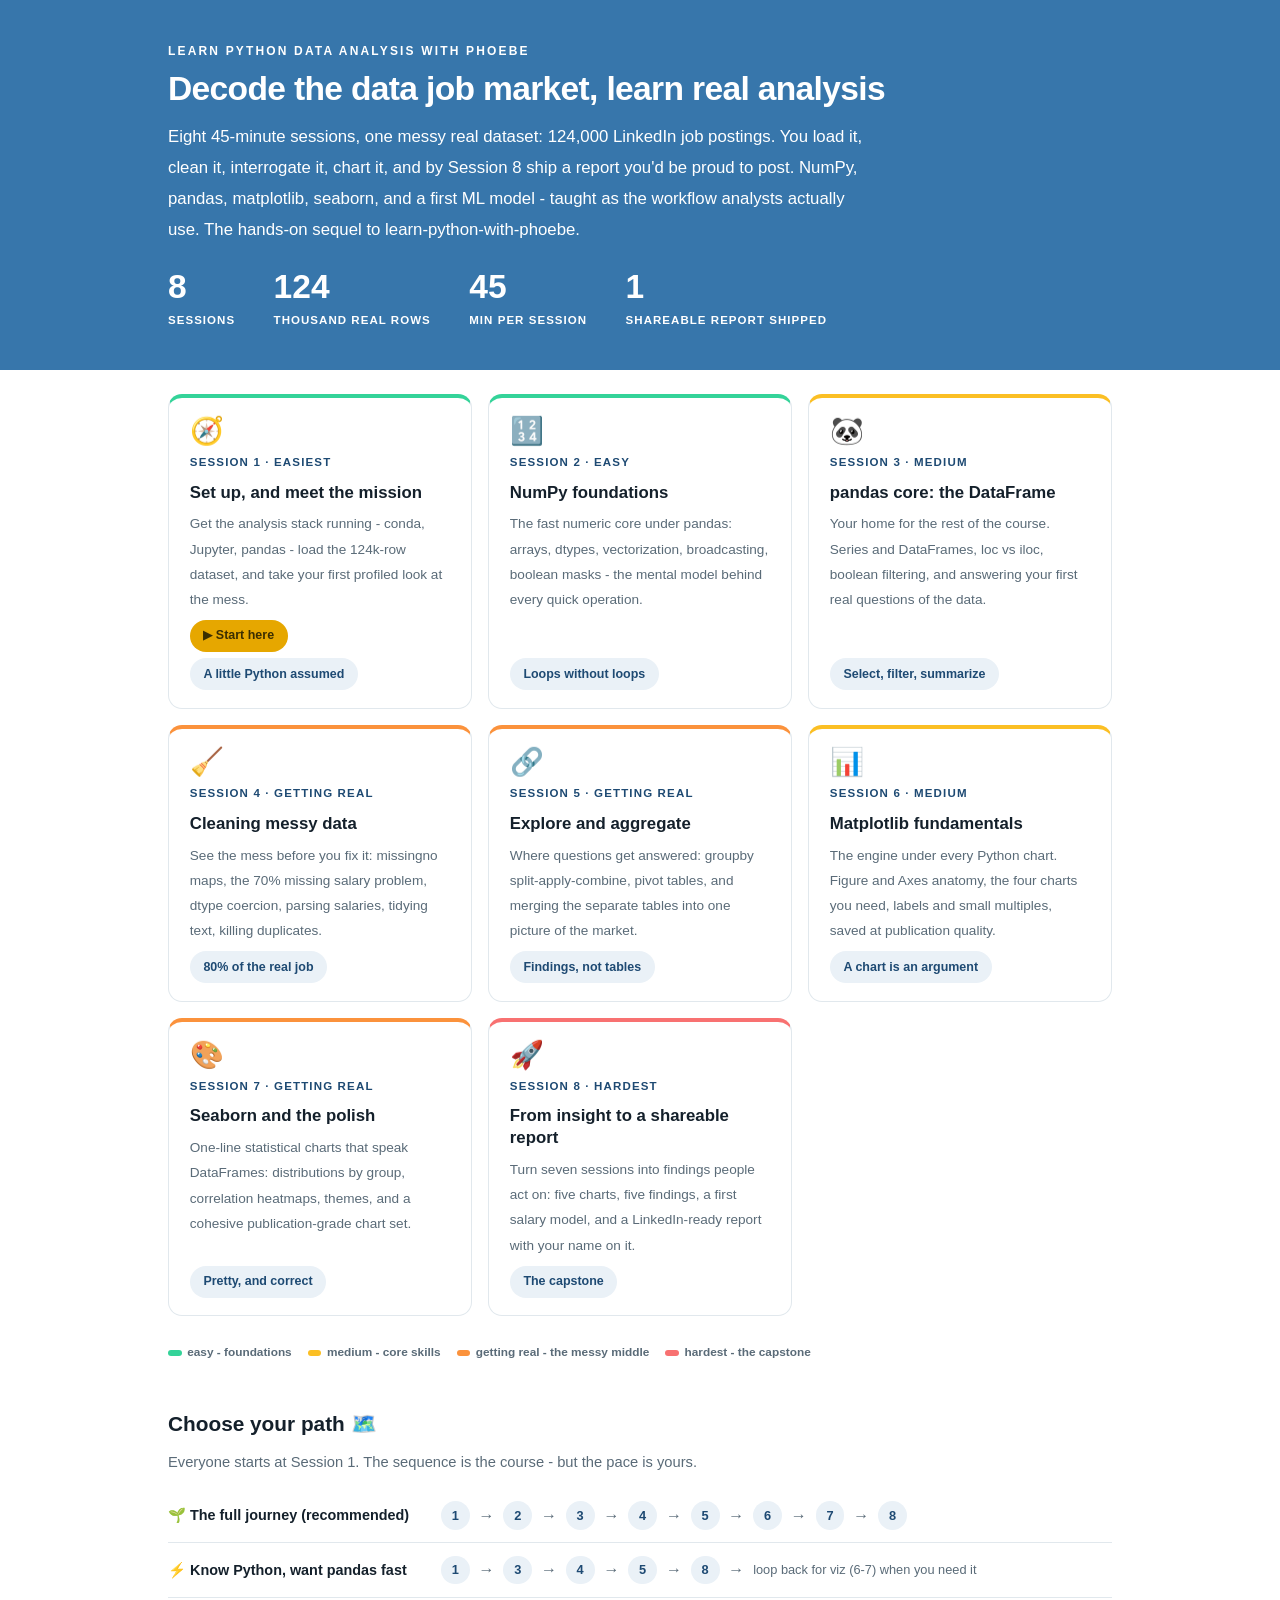
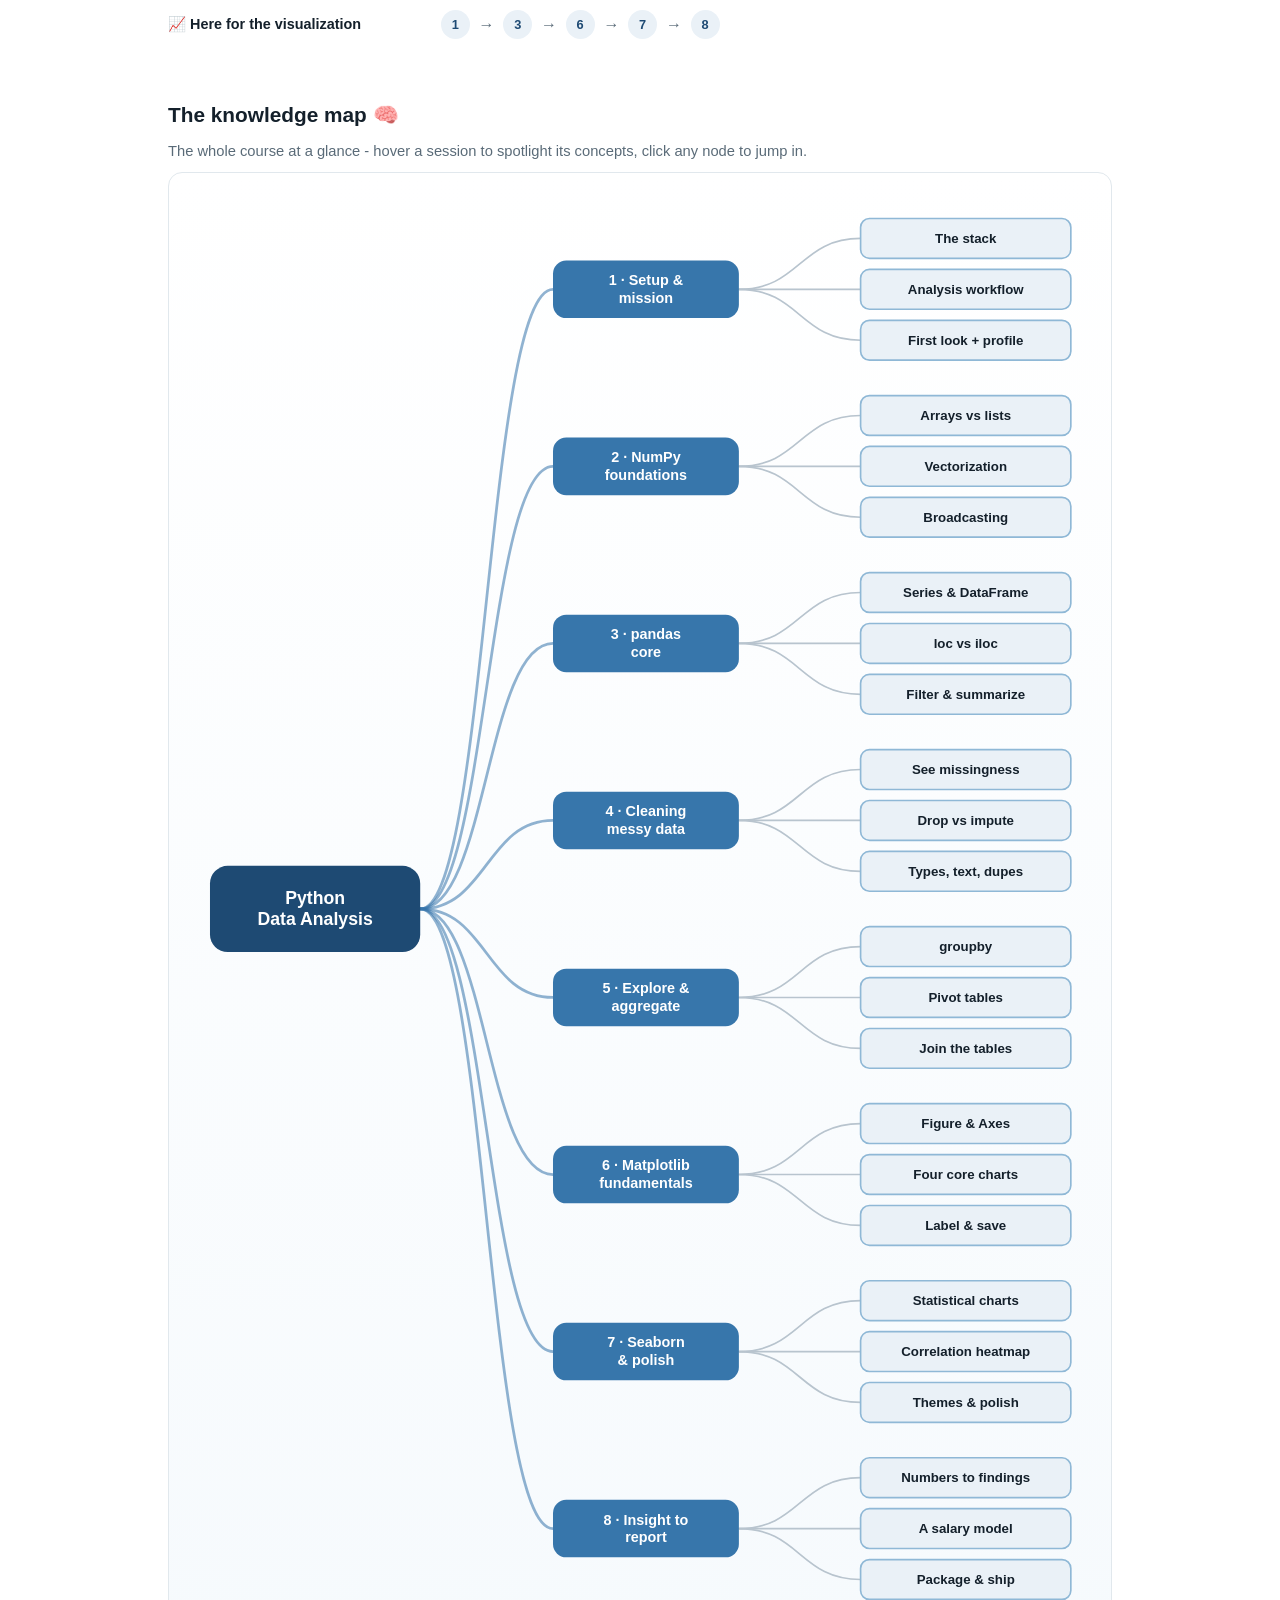
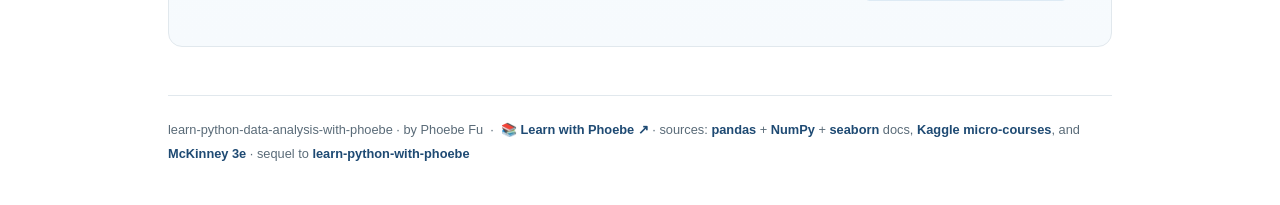
<file: index.html>
<!DOCTYPE html>
<html lang="en">
<head>
<meta charset="UTF-8">
<meta name="viewport" content="width=device-width, initial-scale=1.0">
<!-- social:start -->
<meta name="description" content="Eight 45-minute sessions, one messy real dataset: 124,000 LinkedIn job postings. You load it, clean it, interrogate it, chart it, and by Session 8 ship a report you&#x27;d be proud to post. NumPy...">
<meta property="og:type" content="article">
<meta property="og:site_name" content="Learn with Phoebe">
<meta property="og:title" content="learn python data analysis with phoebe - decode the data job market in eight sessions">
<meta property="og:description" content="Eight 45-minute sessions, one messy real dataset: 124,000 LinkedIn job postings. You load it, clean it, interrogate it, chart it, and by Session 8 ship a report you&#x27;d be proud to post. NumPy...">
<meta property="og:url" content="https://phoebefu6.github.io/learn-python-data-analysis-with-phoebe/">
<meta property="og:image" content="https://phoebefu6.github.io/learn-python-data-analysis-with-phoebe/assets/og-cover.png">
<meta property="og:image:width" content="1200">
<meta property="og:image:height" content="630">
<meta name="twitter:card" content="summary_large_image">
<meta name="twitter:title" content="learn python data analysis with phoebe - decode the data job market in eight sessions">
<meta name="twitter:description" content="Eight 45-minute sessions, one messy real dataset: 124,000 LinkedIn job postings. You load it, clean it, interrogate it, chart it, and by Session 8 ship a report you&#x27;d be proud to post. NumPy...">
<meta name="twitter:image" content="https://phoebefu6.github.io/learn-python-data-analysis-with-phoebe/assets/og-cover.png">
<!-- social:end -->
<title>learn python data analysis with phoebe - decode the data job market in eight sessions</title>
<link rel="stylesheet" href="assets/style.css?v=29">
<style>
  .stats-row { display: flex; gap: 2.4rem; margin-top: 1.5rem; flex-wrap: wrap; }
  .stat b { display: block; font-size: 2.1rem; font-weight: 800; line-height: 1.05; font-variant-numeric: tabular-nums; }
  .stat span { font-size: .72rem; opacity: 1; text-transform: uppercase; letter-spacing: .09em; font-weight: 600; }

  .course-grid { display: grid; grid-template-columns: repeat(auto-fit, minmax(17rem, 1fr)); gap: 1rem; margin-top: 1.5rem; }
  .course-card {
    border: 1px solid var(--hairline);
    border-top: 4px solid var(--diff, var(--indigo));
    border-radius: var(--radius);
    padding: 1.2rem 1.3rem 1.1rem;
    display: flex;
    flex-direction: column;
    gap: .5rem;
    text-decoration: none;
    color: var(--ink);
    background: #fff;
    transition: box-shadow .15s ease, border-color .15s ease, transform .15s ease;
    position: relative;
  }
  .course-card:hover { border-color: var(--indigo-soft); border-top-color: var(--diff, var(--indigo)); box-shadow: 0 8px 28px rgba(55,118,171,.16); transform: translateY(-3px); }
  .course-card .cicon { font-size: 1.7rem; line-height: 1; }
  .course-card .cnum { font-size: .72rem; font-weight: 700; color: var(--indigo); text-transform: uppercase; letter-spacing: .1em; }
  .course-card h3 { font-size: 1.05rem; font-weight: 800; line-height: 1.3; }
  .course-card p { font-size: .85rem; color: var(--muted); flex: 1; }
  .course-card .meta { display: flex; gap: .4rem; flex-wrap: wrap; }

  .diff-legend { display: flex; gap: 1rem; margin-top: 1.6rem; font-size: .74rem; color: var(--muted); font-weight: 600; flex-wrap: wrap; }
  .diff-legend i { display: inline-block; width: .85rem; height: .35rem; border-radius: 999px; margin-right: .35rem; vertical-align: middle; }

  .paths { margin-top: 2.6rem; }
  .paths h2 { font-size: 1.3rem; font-weight: 800; margin-bottom: .3rem; }
  .paths .plede { color: var(--muted); font-size: .92rem; margin-bottom: .8rem; }
  .path { display: flex; gap: .55rem; align-items: center; padding: .75rem 0; border-bottom: .5px solid var(--hairline); flex-wrap: wrap; }
  .path:last-child { border-bottom: none; }
  .path b { min-width: 16.5rem; font-size: .9rem; }
  .path .pstep { background: var(--indigo-50); color: var(--indigo-deep); border-radius: 999px; padding: .16rem .68rem; font-weight: 700; font-size: .8rem; text-decoration: none; transition: all .12s ease; }
  .path .pstep:hover { background: var(--indigo); color: #fff; }
  .path .parr { color: var(--muted); font-weight: 700; }

  .mm-section { margin-top: 1.6rem; }
  .mm-section h2 { font-size: 1.3rem; font-weight: 800; margin-bottom: .2rem; }
  .mm-section .mm-lede { color: var(--muted); font-size: .92rem; margin-bottom: .4rem; }
  .mm-wrap { border: 1px solid var(--hairline); border-radius: var(--radius); background: linear-gradient(180deg,#fff, #F6FAFD); padding: .6rem; overflow-x: auto; }
  .mm-svg { width: 100%; height: auto; display: block; max-width: 60rem; margin: 0 auto; min-width: 34rem; }
  .mm-link { cursor: pointer; text-decoration: none; }
  .mm-node rect { transition: opacity .15s ease, filter .15s ease; }
  .mm-node text { pointer-events: none; }
  .mm-link:hover .mm-node rect { filter: brightness(1.06); }
  .mm-edge { transition: opacity .15s ease; }
</style>
<style>/* contrast-patch-2 */ .cnum, .course-card .cnum, .paths a, .pagefoot a, .pstep, .path .pstep { color: var(--indigo-deep); }</style>
</head>
<body>

<header class="masthead">
  <div class="wrap">
    <div class="eyebrow">Learn Python Data Analysis with Phoebe</div>
    <h1>Decode the data job market, learn real analysis</h1>
    <p class="sub">Eight 45-minute sessions, one messy real dataset: 124,000 LinkedIn job postings. You load it, clean it, interrogate it, chart it, and by Session 8 ship a report you'd be proud to post. NumPy, pandas, matplotlib, seaborn, and a first ML model - taught as the workflow analysts actually use. The hands-on sequel to learn-python-with-phoebe.</p>
    <div class="stats-row">
      <div class="stat"><b data-count="8">8</b><span>sessions</span></div>
      <div class="stat"><b data-count="124">124</b><span>thousand real rows</span></div>
      <div class="stat"><b data-count="45">45</b><span>min per session</span></div>
      <div class="stat"><b data-count="1">1</b><span>shareable report shipped</span></div>
    </div>
  </div>
</header>

<main class="wrap">

  <section class="section">
    <div class="course-grid">
      <a class="course-card" href="courses/01-setup-and-the-mission.html" style="--diff:#34D399">
        <span class="cicon">🧭</span>
        <span class="cnum">Session 1 · easiest</span>
        <h3>Set up, and meet the mission</h3>
        <p>Get the analysis stack running - conda, Jupyter, pandas - load the 124k-row dataset, and take your first profiled look at the mess.</p>
        <span class="meta"><span class="pill amber">▶ Start here</span><span class="pill light">A little Python assumed</span></span>
      </a>
      <a class="course-card" href="courses/02-numpy-foundations.html" style="--diff:#34D399">
        <span class="cicon">🔢</span>
        <span class="cnum">Session 2 · easy</span>
        <h3>NumPy foundations</h3>
        <p>The fast numeric core under pandas: arrays, dtypes, vectorization, broadcasting, boolean masks - the mental model behind every quick operation.</p>
        <span class="meta"><span class="pill light">Loops without loops</span></span>
      </a>
      <a class="course-card" href="courses/03-pandas-core.html" style="--diff:#FBBF24">
        <span class="cicon">🐼</span>
        <span class="cnum">Session 3 · medium</span>
        <h3>pandas core: the DataFrame</h3>
        <p>Your home for the rest of the course. Series and DataFrames, loc vs iloc, boolean filtering, and answering your first real questions of the data.</p>
        <span class="meta"><span class="pill light">Select, filter, summarize</span></span>
      </a>
      <a class="course-card" href="courses/04-cleaning-messy-data.html" style="--diff:#FB923C">
        <span class="cicon">🧹</span>
        <span class="cnum">Session 4 · getting real</span>
        <h3>Cleaning messy data</h3>
        <p>See the mess before you fix it: missingno maps, the 70% missing salary problem, dtype coercion, parsing salaries, tidying text, killing duplicates.</p>
        <span class="meta"><span class="pill light">80% of the real job</span></span>
      </a>
      <a class="course-card" href="courses/05-explore-and-aggregate.html" style="--diff:#FB923C">
        <span class="cicon">🔗</span>
        <span class="cnum">Session 5 · getting real</span>
        <h3>Explore and aggregate</h3>
        <p>Where questions get answered: groupby split-apply-combine, pivot tables, and merging the separate tables into one picture of the market.</p>
        <span class="meta"><span class="pill light">Findings, not tables</span></span>
      </a>
      <a class="course-card" href="courses/06-matplotlib-fundamentals.html" style="--diff:#FBBF24">
        <span class="cicon">📊</span>
        <span class="cnum">Session 6 · medium</span>
        <h3>Matplotlib fundamentals</h3>
        <p>The engine under every Python chart. Figure and Axes anatomy, the four charts you need, labels and small multiples, saved at publication quality.</p>
        <span class="meta"><span class="pill light">A chart is an argument</span></span>
      </a>
      <a class="course-card" href="courses/07-seaborn-polish.html" style="--diff:#FB923C">
        <span class="cicon">🎨</span>
        <span class="cnum">Session 7 · getting real</span>
        <h3>Seaborn and the polish</h3>
        <p>One-line statistical charts that speak DataFrames: distributions by group, correlation heatmaps, themes, and a cohesive publication-grade chart set.</p>
        <span class="meta"><span class="pill light">Pretty, and correct</span></span>
      </a>
      <a class="course-card" href="courses/08-insight-to-report.html" style="--diff:#F87171">
        <span class="cicon">🚀</span>
        <span class="cnum">Session 8 · hardest</span>
        <h3>From insight to a shareable report</h3>
        <p>Turn seven sessions into findings people act on: five charts, five findings, a first salary model, and a LinkedIn-ready report with your name on it.</p>
        <span class="meta"><span class="pill light">The capstone</span></span>
      </a>
    </div>
    <div class="diff-legend">
      <span><i style="background:#34D399"></i>easy - foundations</span>
      <span><i style="background:#FBBF24"></i>medium - core skills</span>
      <span><i style="background:#FB923C"></i>getting real - the messy middle</span>
      <span><i style="background:#F87171"></i>hardest - the capstone</span>
    </div>

    <div class="paths">
      <h2>Choose your path 🗺️</h2>
      <p class="plede">Everyone starts at Session 1. The sequence is the course - but the pace is yours.</p>
      <div class="path"><b>🌱 The full journey (recommended)</b>
        <a class="pstep" href="courses/01-setup-and-the-mission.html">1</a><span class="parr">→</span>
        <a class="pstep" href="courses/02-numpy-foundations.html">2</a><span class="parr">→</span>
        <a class="pstep" href="courses/03-pandas-core.html">3</a><span class="parr">→</span>
        <a class="pstep" href="courses/04-cleaning-messy-data.html">4</a><span class="parr">→</span>
        <a class="pstep" href="courses/05-explore-and-aggregate.html">5</a><span class="parr">→</span>
        <a class="pstep" href="courses/06-matplotlib-fundamentals.html">6</a><span class="parr">→</span>
        <a class="pstep" href="courses/07-seaborn-polish.html">7</a><span class="parr">→</span>
        <a class="pstep" href="courses/08-insight-to-report.html">8</a>
      </div>
      <div class="path"><b>⚡ Know Python, want pandas fast</b>
        <a class="pstep" href="courses/01-setup-and-the-mission.html">1</a><span class="parr">→</span>
        <a class="pstep" href="courses/03-pandas-core.html">3</a><span class="parr">→</span>
        <a class="pstep" href="courses/04-cleaning-messy-data.html">4</a><span class="parr">→</span>
        <a class="pstep" href="courses/05-explore-and-aggregate.html">5</a><span class="parr">→</span>
        <a class="pstep" href="courses/08-insight-to-report.html">8</a><span class="parr">→</span>
        <span style="font-size:.8rem;color:var(--muted)">loop back for viz (6-7) when you need it</span>
      </div>
      <div class="path"><b>📈 Here for the visualization</b>
        <a class="pstep" href="courses/01-setup-and-the-mission.html">1</a><span class="parr">→</span>
        <a class="pstep" href="courses/03-pandas-core.html">3</a><span class="parr">→</span>
        <a class="pstep" href="courses/06-matplotlib-fundamentals.html">6</a><span class="parr">→</span>
        <a class="pstep" href="courses/07-seaborn-polish.html">7</a><span class="parr">→</span>
        <a class="pstep" href="courses/08-insight-to-report.html">8</a>
      </div>
    </div>
  </section>

  <section class="section mm-section">
    <h2>The knowledge map 🧠</h2>
    <p class="mm-lede">The whole course at a glance - hover a session to spotlight its concepts, click any node to jump in.</p>
    <div class="mm-wrap"><div id="mindmap"></div></div>
  </section>

  <footer class="pagefoot">
    <span>learn-python-data-analysis-with-phoebe · by Phoebe Fu &nbsp;·&nbsp; 📚 <a href="https://phoebefu6.github.io/learn-with-phoebe/">Learn with Phoebe ↗</a> · sources: <a href="https://pandas.pydata.org/docs/">pandas</a> + <a href="https://numpy.org/doc/stable/">NumPy</a> + <a href="https://seaborn.pydata.org/">seaborn</a> docs, <a href="https://www.kaggle.com/learn">Kaggle micro-courses</a>, and <a href="https://wesmckinney.com/book/">McKinney 3e</a> · sequel to <a href="https://phoebefu6.github.io/learn-python-with-phoebe/">learn-python-with-phoebe</a></span>
  </footer>
</main>

<script>
window.MINDMAP_DATA = {
  title: "Python\nData Analysis",
  centerColor: "#1E4A73",
  sessions: [
    { label: "Setup &\nmission", href: "courses/01-setup-and-the-mission.html", color: "#34D399",
      concepts: [
        { label: "The stack", href: "courses/01-setup-and-the-mission.html" },
        { label: "Analysis workflow", href: "courses/01-setup-and-the-mission.html" },
        { label: "First look + profile", href: "courses/01-setup-and-the-mission.html" } ] },
    { label: "NumPy\nfoundations", href: "courses/02-numpy-foundations.html", color: "#34D399",
      concepts: [
        { label: "Arrays vs lists", href: "courses/02-numpy-foundations.html" },
        { label: "Vectorization", href: "courses/02-numpy-foundations.html" },
        { label: "Broadcasting", href: "courses/02-numpy-foundations.html" } ] },
    { label: "pandas\ncore", href: "courses/03-pandas-core.html", color: "#FBBF24",
      concepts: [
        { label: "Series & DataFrame", href: "courses/03-pandas-core.html" },
        { label: "loc vs iloc", href: "courses/03-pandas-core.html" },
        { label: "Filter & summarize", href: "courses/03-pandas-core.html" } ] },
    { label: "Cleaning\nmessy data", href: "courses/04-cleaning-messy-data.html", color: "#FB923C",
      concepts: [
        { label: "See missingness", href: "courses/04-cleaning-messy-data.html" },
        { label: "Drop vs impute", href: "courses/04-cleaning-messy-data.html" },
        { label: "Types, text, dupes", href: "courses/04-cleaning-messy-data.html" } ] },
    { label: "Explore &\naggregate", href: "courses/05-explore-and-aggregate.html", color: "#FB923C",
      concepts: [
        { label: "groupby", href: "courses/05-explore-and-aggregate.html" },
        { label: "Pivot tables", href: "courses/05-explore-and-aggregate.html" },
        { label: "Join the tables", href: "courses/05-explore-and-aggregate.html" } ] },
    { label: "Matplotlib\nfundamentals", href: "courses/06-matplotlib-fundamentals.html", color: "#FBBF24",
      concepts: [
        { label: "Figure & Axes", href: "courses/06-matplotlib-fundamentals.html" },
        { label: "Four core charts", href: "courses/06-matplotlib-fundamentals.html" },
        { label: "Label & save", href: "courses/06-matplotlib-fundamentals.html" } ] },
    { label: "Seaborn\n& polish", href: "courses/07-seaborn-polish.html", color: "#FB923C",
      concepts: [
        { label: "Statistical charts", href: "courses/07-seaborn-polish.html" },
        { label: "Correlation heatmap", href: "courses/07-seaborn-polish.html" },
        { label: "Themes & polish", href: "courses/07-seaborn-polish.html" } ] },
    { label: "Insight to\nreport", href: "courses/08-insight-to-report.html", color: "#F87171",
      concepts: [
        { label: "Numbers to findings", href: "courses/08-insight-to-report.html" },
        { label: "A salary model", href: "courses/08-insight-to-report.html" },
        { label: "Package & ship", href: "courses/08-insight-to-report.html" } ] }
  ]
};
</script>
<script src="assets/mindmap.js?v=6"></script>
<script src="assets/app.js?v=26"></script>
</body>
</html>
</file>
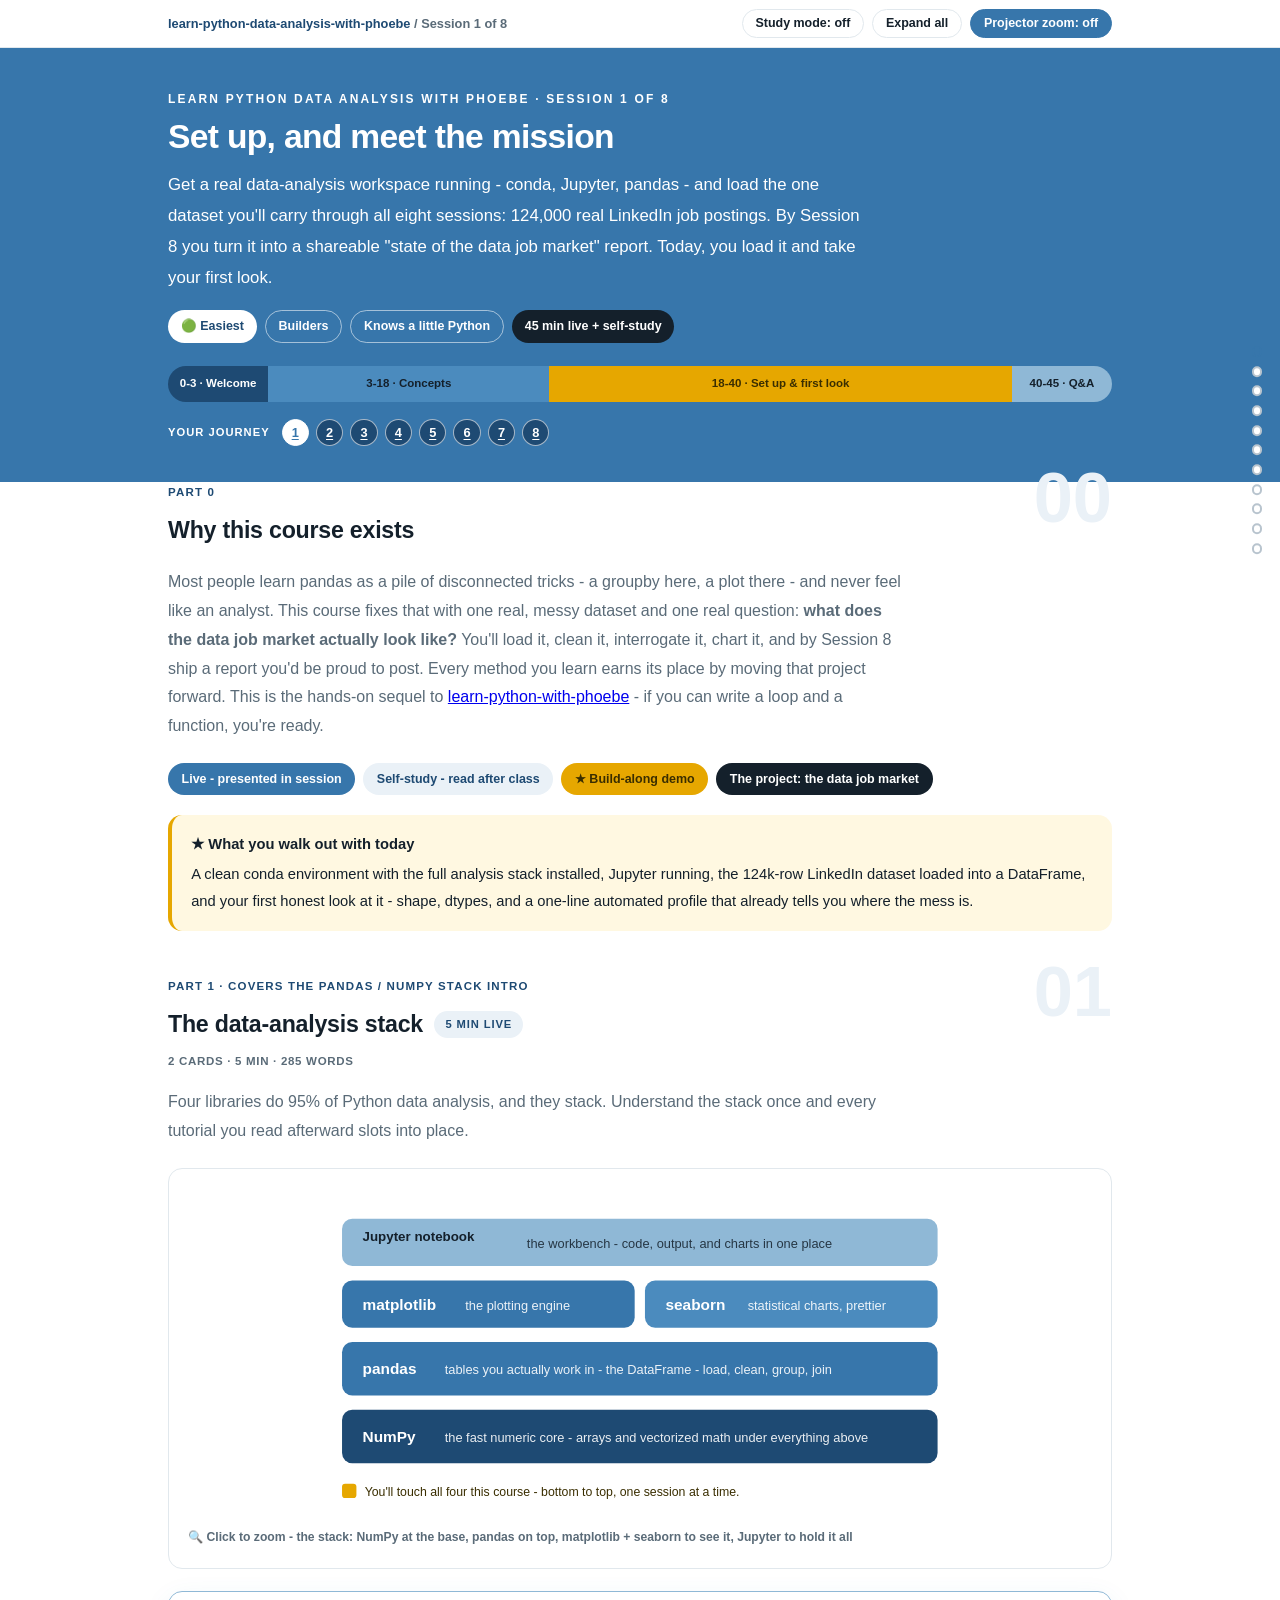
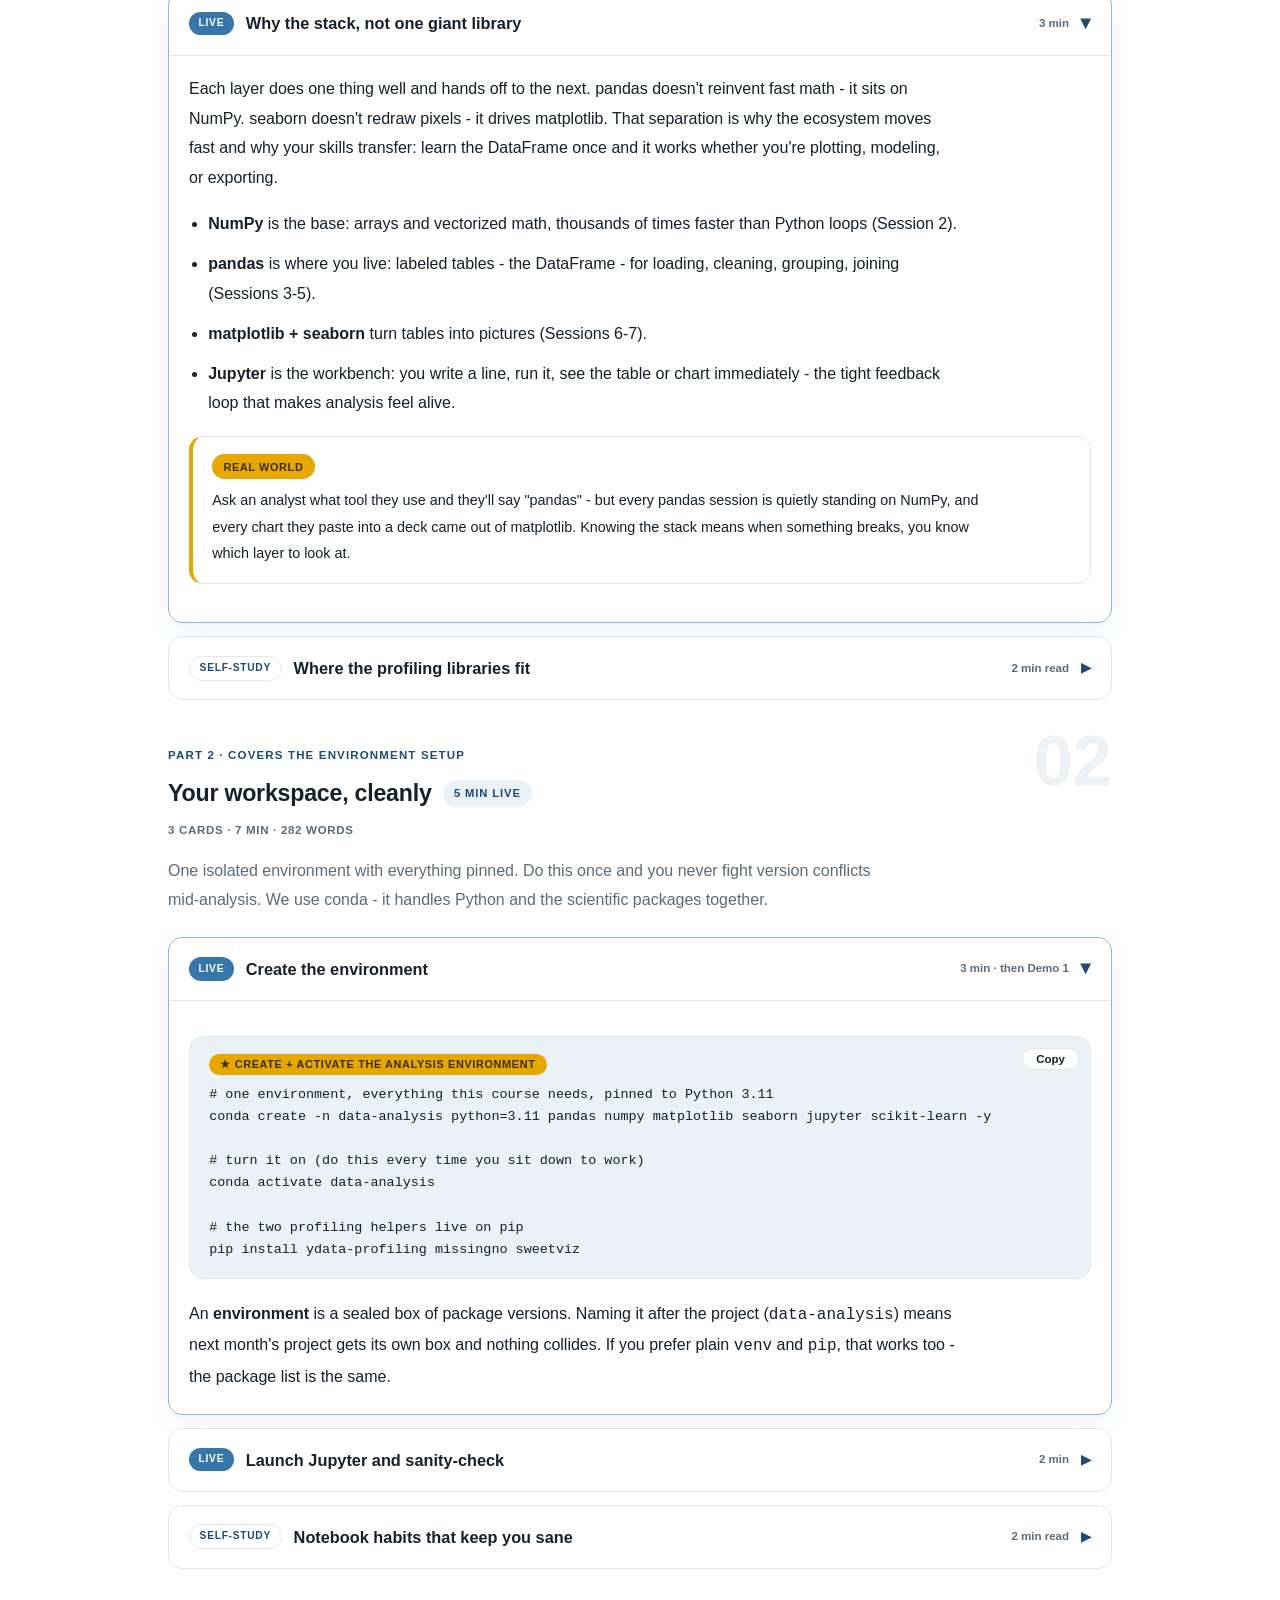
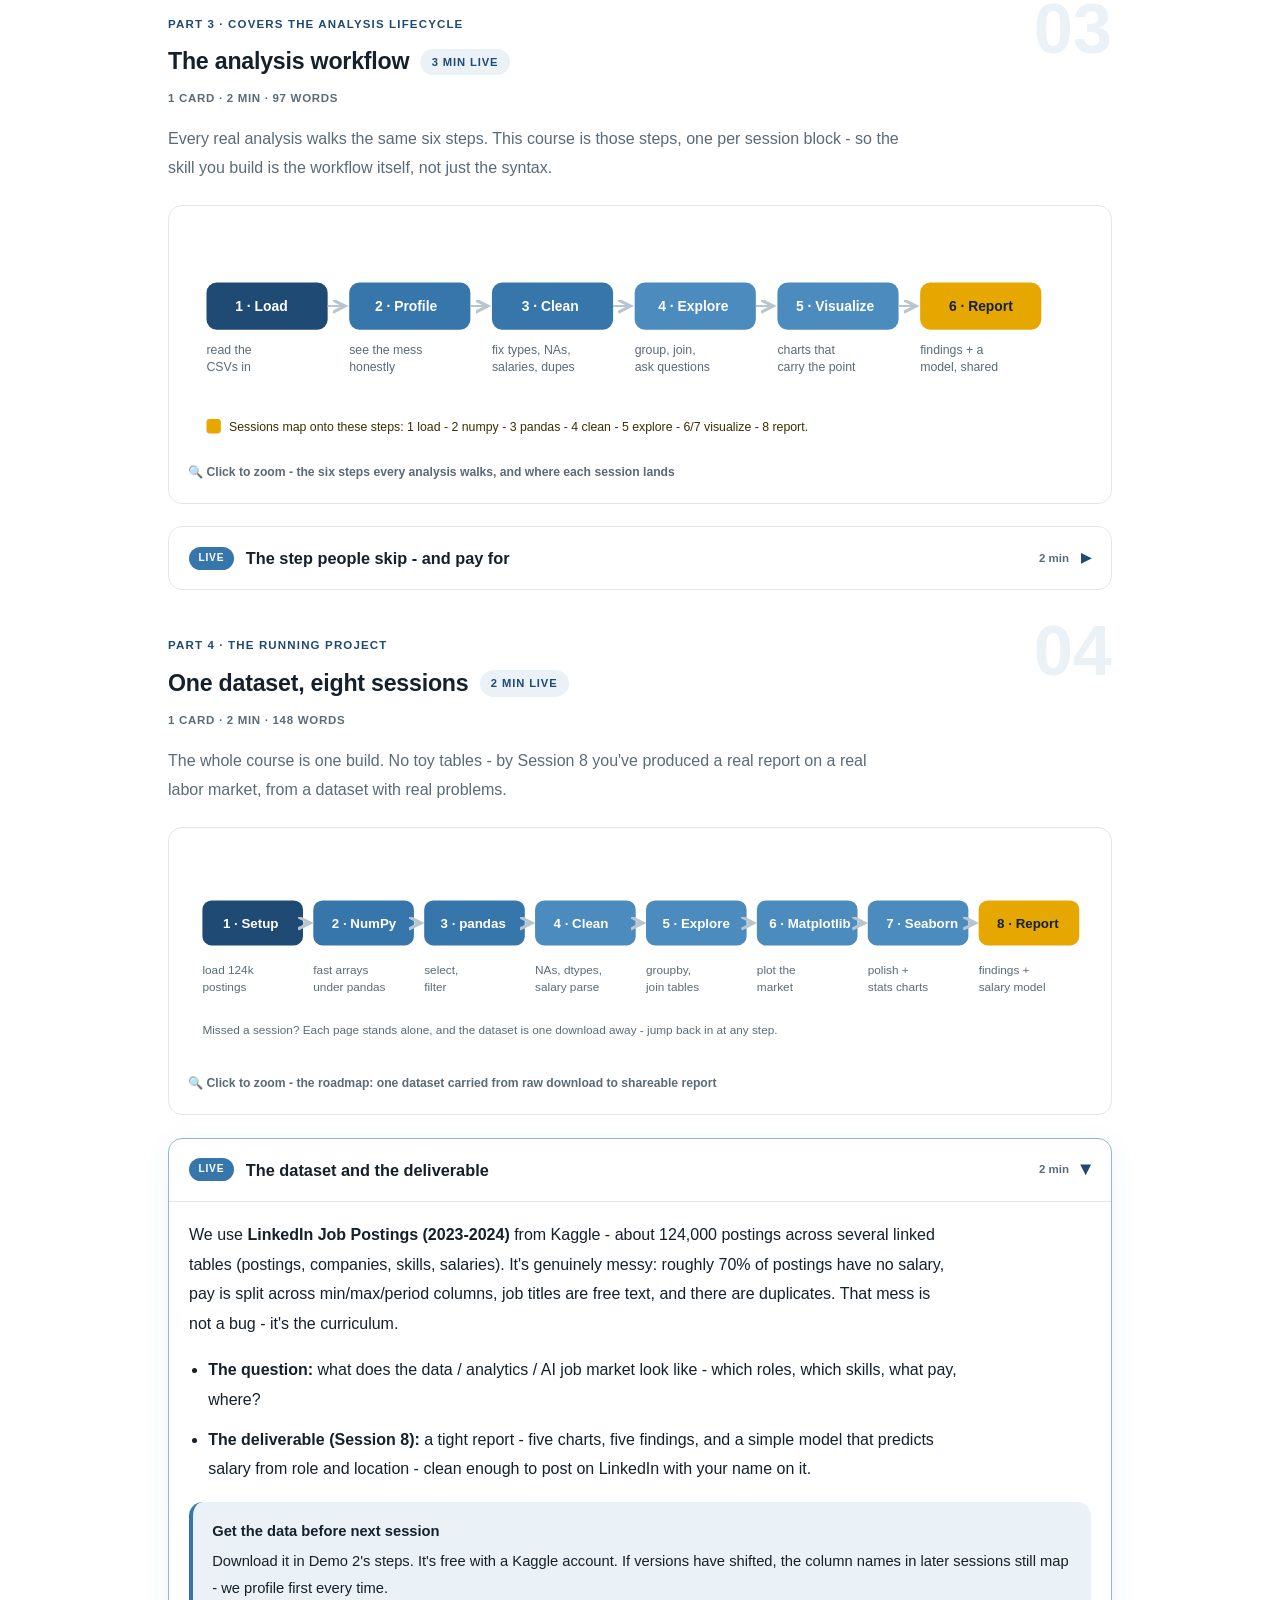
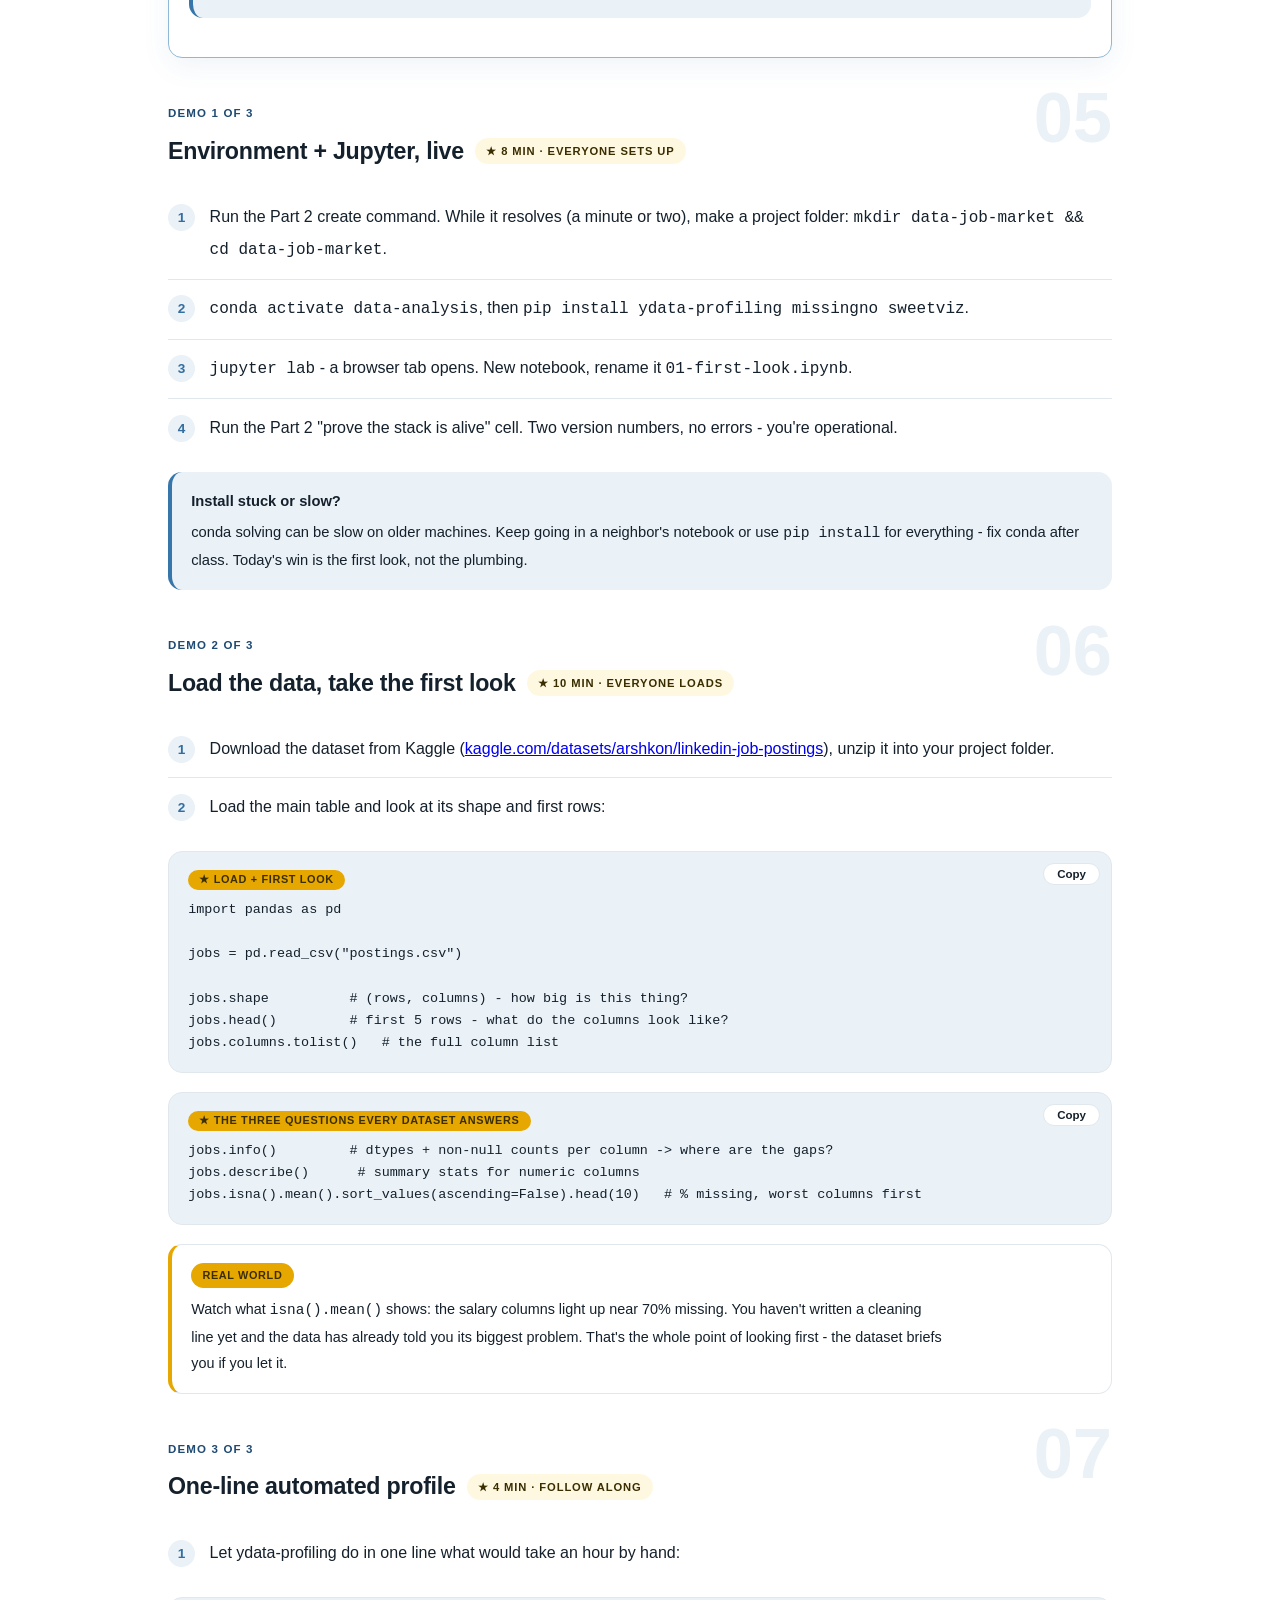
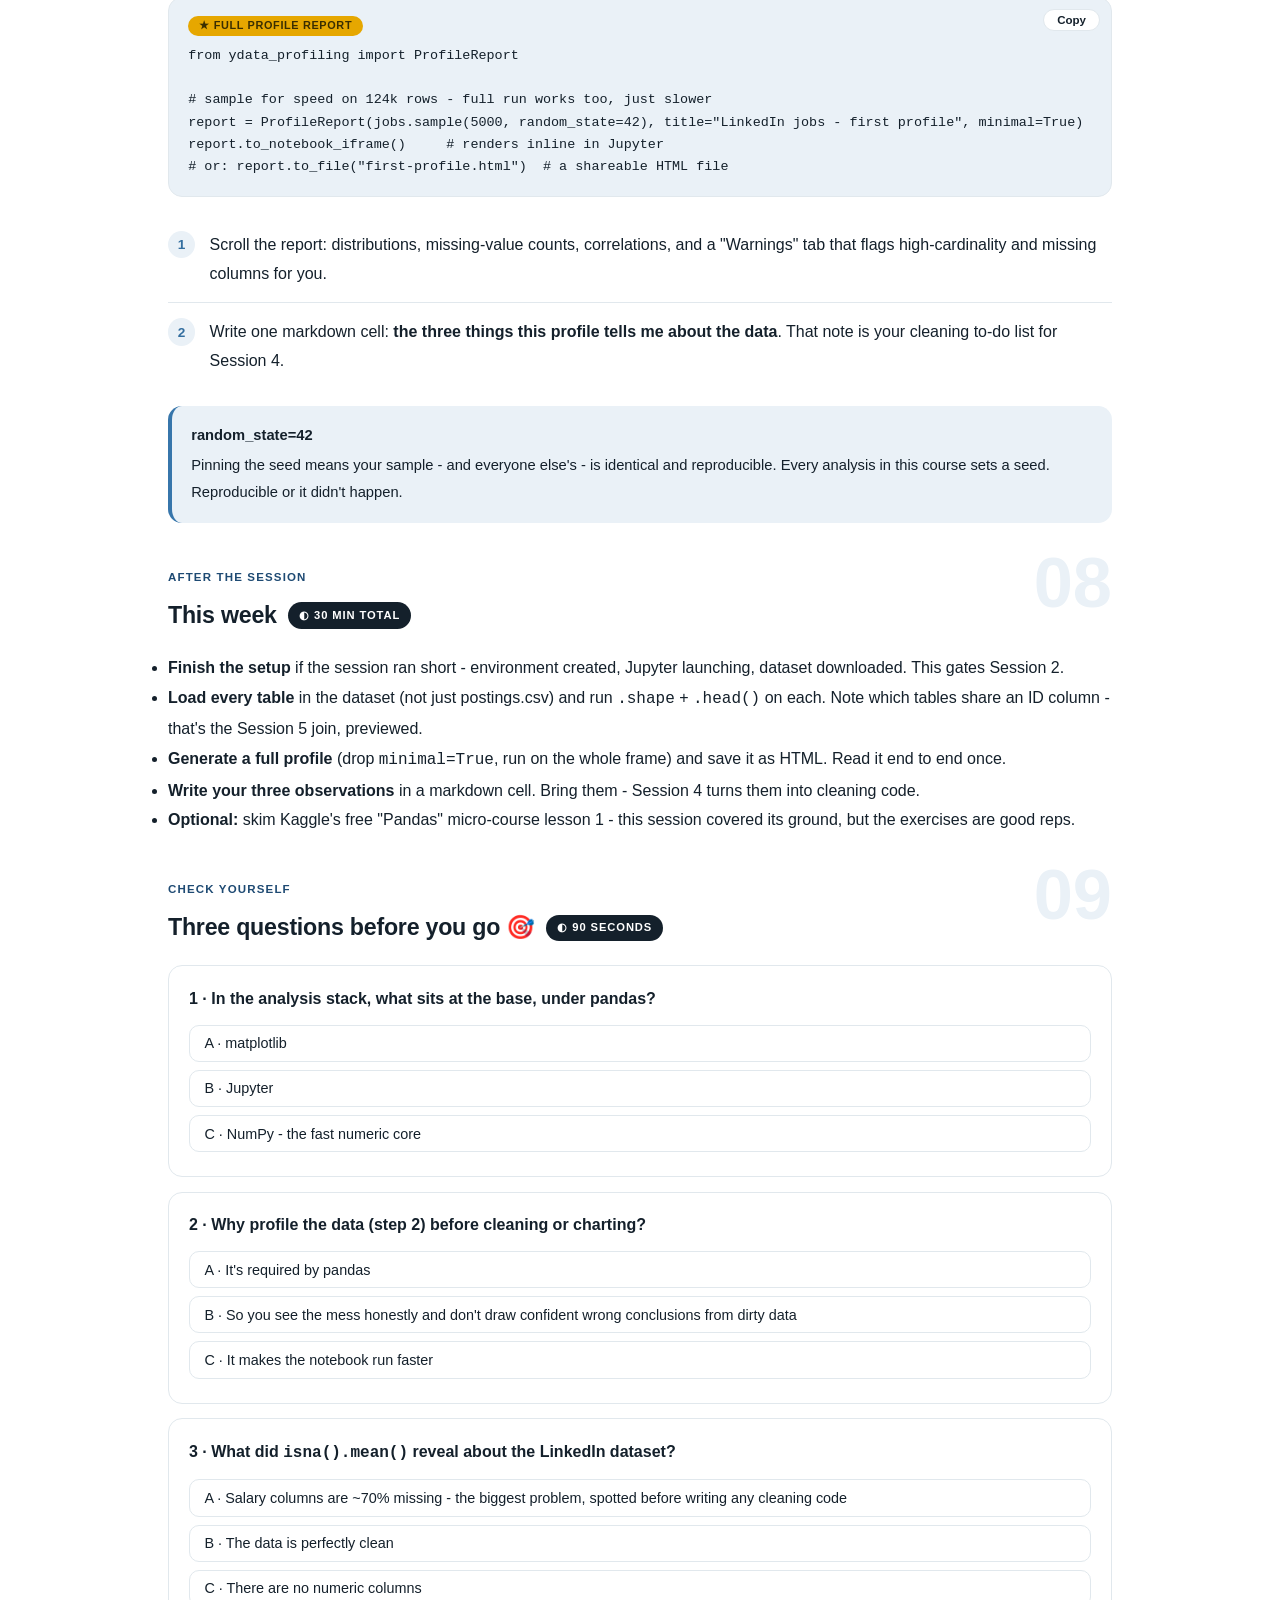
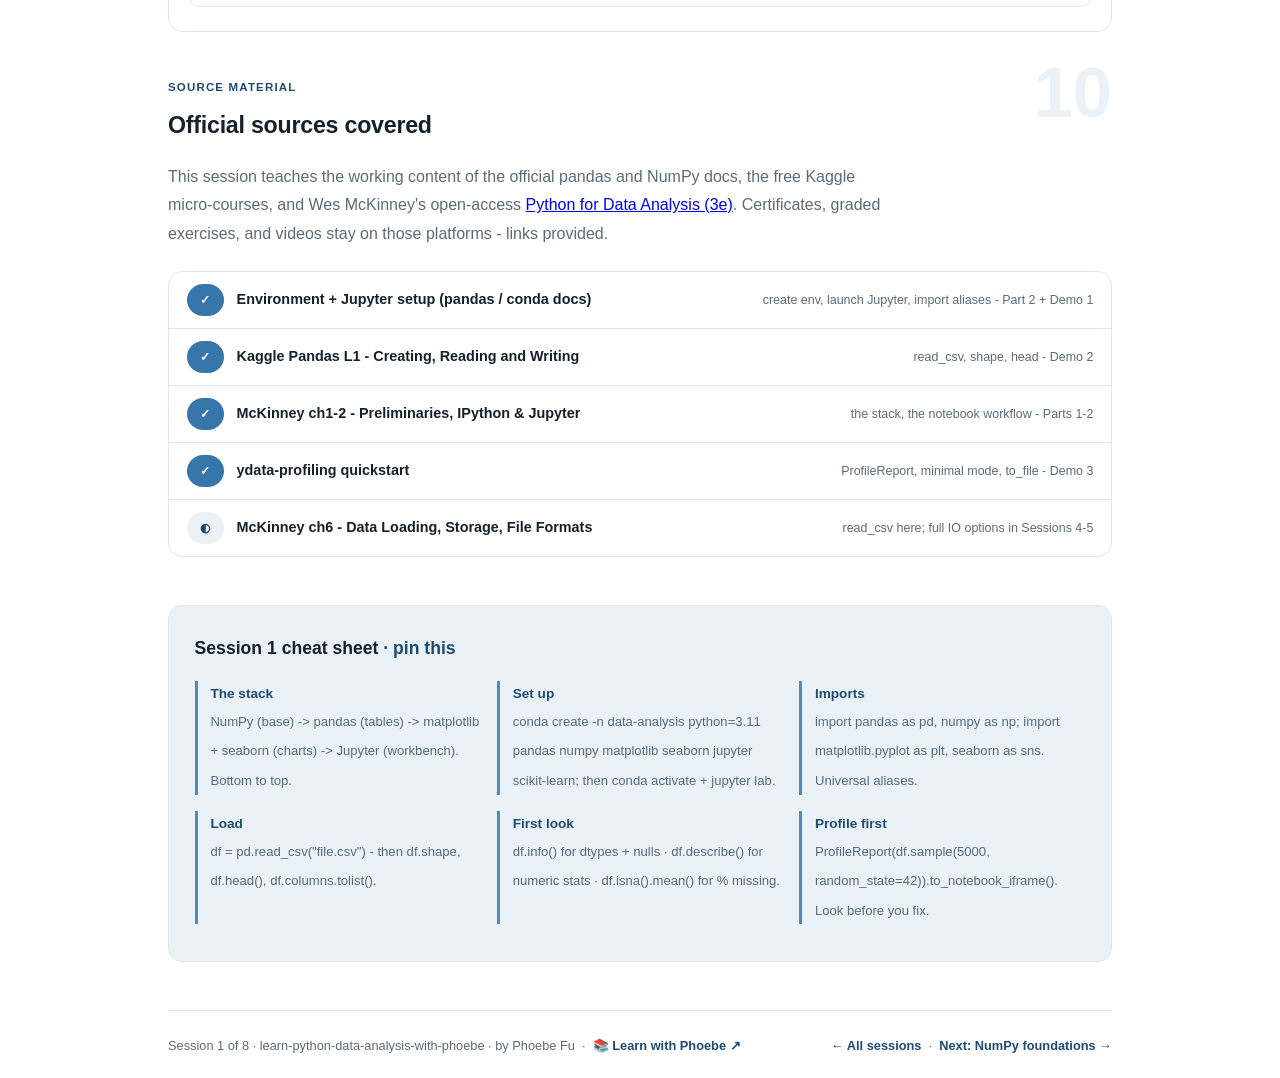
<file: courses/01-setup-and-the-mission.html>
<!DOCTYPE html>
<html lang="en">
<head>
<meta charset="UTF-8">
<meta name="viewport" content="width=device-width, initial-scale=1.0">
<!-- social:start -->
<meta name="description" content="Most people learn pandas as a pile of disconnected tricks - a groupby here, a plot there - and never feel like an analyst. This course fixes that with one real, messy dataset and one real...">
<meta property="og:type" content="article">
<meta property="og:site_name" content="Learn with Phoebe">
<meta property="og:title" content="Set up, and meet the mission - learn python data analysis with phoebe">
<meta property="og:description" content="Most people learn pandas as a pile of disconnected tricks - a groupby here, a plot there - and never feel like an analyst. This course fixes that with one real, messy dataset and one real...">
<meta property="og:url" content="https://phoebefu6.github.io/learn-python-data-analysis-with-phoebe/courses/01-setup-and-the-mission.html">
<meta property="og:image" content="https://phoebefu6.github.io/learn-python-data-analysis-with-phoebe/assets/og-cover.png">
<meta property="og:image:width" content="1200">
<meta property="og:image:height" content="630">
<meta name="twitter:card" content="summary_large_image">
<meta name="twitter:title" content="Set up, and meet the mission - learn python data analysis with phoebe">
<meta name="twitter:description" content="Most people learn pandas as a pile of disconnected tricks - a groupby here, a plot there - and never feel like an analyst. This course fixes that with one real, messy dataset and one real...">
<meta name="twitter:image" content="https://phoebefu6.github.io/learn-python-data-analysis-with-phoebe/assets/og-cover.png">
<!-- social:end -->
<title>Session 1 · Set up and meet the mission - learn python data analysis with phoebe</title>
<link rel="stylesheet" href="../assets/style.css?v=28">
</head>
<body>

<div class="toolbar">
  <div class="wrap">
    <span class="crumb"><a href="../index.html">learn-python-data-analysis-with-phoebe</a> / Session 1 of 8</span>
    <button class="btn" id="toggle-all" type="button">Expand all</button>
    <button class="btn primary" id="zoom-toggle" type="button">Projector zoom: off</button>
  </div>
</div>

<header class="masthead">
  <div class="wrap">
    <div class="eyebrow">Learn Python Data Analysis with Phoebe · Session 1 of 8</div>
    <h1>Set up, and meet <span class="accent">the mission</span></h1>
    <p class="sub">Get a real data-analysis workspace running - conda, Jupyter, pandas - and load the one dataset you'll carry through all eight sessions: 124,000 real LinkedIn job postings. By Session 8 you turn it into a shareable "state of the data job market" report. Today, you load it and take your first look.</p>
    <div class="chip-row">
      <span class="chip level">🟢 Easiest</span>
      <span class="chip audience">Builders</span>
      <span class="chip audience">Knows a little Python</span>
      <span class="chip time">45 min live + self-study</span>
    </div>
    <div class="agenda">
      <span class="a1" style="flex:1">0-3 · Welcome</span>
      <span class="a2" style="flex:3">3-18 · Concepts</span>
      <span class="a3" style="flex:5">18-40 · Set up &amp; first look</span>
      <span class="a4" style="flex:1">40-45 · Q&amp;A</span>
    </div>
  </div>
</header>

<main class="wrap">

  <!-- ============ INTRO ============ -->
  <section class="section" id="intro">
    <div class="section-kicker">
      <span class="klabel">Part 0</span>
      <h2>Why this course exists</h2>
    </div>
    <p class="lede">Most people learn pandas as a pile of disconnected tricks - a groupby here, a plot there - and never feel like an analyst. This course fixes that with one real, messy dataset and one real question: <strong>what does the data job market actually look like?</strong> You'll load it, clean it, interrogate it, chart it, and by Session 8 ship a report you'd be proud to post. Every method you learn earns its place by moving that project forward. This is the hands-on sequel to <a href="https://phoebefu6.github.io/learn-python-with-phoebe/">learn-python-with-phoebe</a> - if you can write a loop and a function, you're ready.</p>
    <div class="legend">
      <span class="pill solid">Live - presented in session</span>
      <span class="pill light">Self-study - read after class</span>
      <span class="pill amber">★ Build-along demo</span>
      <span class="pill inkpill">The project: the data job market</span>
    </div>
    <div class="callout win">
      <strong>★ What you walk out with today</strong>
      A clean conda environment with the full analysis stack installed, Jupyter running, the 124k-row LinkedIn dataset loaded into a DataFrame, and your first honest look at it - shape, dtypes, and a one-line automated profile that already tells you where the mess is.
    </div>
  </section>

  <!-- ============ PART 1: THE STACK ============ -->
  <section class="section" id="the-stack">
    <div class="section-kicker">
      <span class="klabel">Part 1 · covers the pandas / NumPy stack intro</span>
      <h2>The data-analysis stack <span class="tag concept">5 min live</span></h2>
    </div>
    <p class="lede">Four libraries do 95% of Python data analysis, and they stack. Understand the stack once and every tutorial you read afterward slots into place.</p>

    <figure class="zoomable">
      <svg viewBox="0 0 880 320" xmlns="http://www.w3.org/2000/svg" role="img" aria-label="The analysis stack: NumPy at the base, pandas on top, matplotlib and seaborn for plotting, Jupyter as the workbench">
        <style>
          .stkT { font: 700 15px Inter, sans-serif; fill: #FFFFFF; }
          .stkS { font: 400 12.5px Inter, sans-serif; fill: #FFFFFF; opacity: .9; }
          .stkI { font: 600 13px Inter, sans-serif; fill: #14202B; }
          .stkX { font: 400 12.5px Inter, sans-serif; fill: #5A6B78; }
          .stkN { font: 400 12px Inter, sans-serif; fill: #3A2E00; }
        </style>
        <rect x="150" y="30" width="580" height="46" rx="10" fill="#8FB8D6"/>
        <text class="stkI" x="170" y="52">Jupyter notebook</text>
        <text class="stkX" x="330" y="58" style="fill:#14202B;opacity:.85">the workbench - code, output, and charts in one place</text>
        <rect x="150" y="90" width="285" height="46" rx="10" fill="#3776AB"/>
        <text class="stkT" x="170" y="119">matplotlib</text>
        <text class="stkS" x="270" y="119">the plotting engine</text>
        <rect x="445" y="90" width="285" height="46" rx="10" fill="#4B8BBE"/>
        <text class="stkT" x="465" y="119">seaborn</text>
        <text class="stkS" x="545" y="119">statistical charts, prettier</text>
        <rect x="150" y="150" width="580" height="52" rx="10" fill="#3776AB"/>
        <text class="stkT" x="170" y="181">pandas</text>
        <text class="stkS" x="250" y="181">tables you actually work in - the DataFrame - load, clean, group, join</text>
        <rect x="150" y="216" width="580" height="52" rx="10" fill="#1E4A73"/>
        <text class="stkT" x="170" y="247">NumPy</text>
        <text class="stkS" x="250" y="247">the fast numeric core - arrays and vectorized math under everything above</text>
        <rect x="150" y="288" width="14" height="14" rx="3" fill="#E6A700"/>
        <text class="stkN" x="172" y="300">You'll touch all four this course - bottom to top, one session at a time.</text>
      </svg>
      <figcaption>🔍 Click to zoom - the stack: NumPy at the base, pandas on top, matplotlib + seaborn to see it, Jupyter to hold it all</figcaption>
    </figure>

    <details class="card" open>
      <summary><span class="mode live">Live</span>Why the stack, not one giant library<span class="mini">3 min</span><span class="caret">▶</span></summary>
      <div class="body">
        <p>Each layer does one thing well and hands off to the next. pandas doesn't reinvent fast math - it sits on NumPy. seaborn doesn't redraw pixels - it drives matplotlib. That separation is why the ecosystem moves fast and why your skills transfer: learn the DataFrame once and it works whether you're plotting, modeling, or exporting.</p>
        <ul>
          <li><strong>NumPy</strong> is the base: arrays and vectorized math, thousands of times faster than Python loops (Session 2).</li>
          <li><strong>pandas</strong> is where you live: labeled tables - the DataFrame - for loading, cleaning, grouping, joining (Sessions 3-5).</li>
          <li><strong>matplotlib + seaborn</strong> turn tables into pictures (Sessions 6-7).</li>
          <li><strong>Jupyter</strong> is the workbench: you write a line, run it, see the table or chart immediately - the tight feedback loop that makes analysis feel alive.</li>
        </ul>
        <div class="callout example">
          <span class="ex-pill">Real world</span>
          <p>Ask an analyst what tool they use and they'll say "pandas" - but every pandas session is quietly standing on NumPy, and every chart they paste into a deck came out of matplotlib. Knowing the stack means when something breaks, you know which layer to look at.</p>
        </div>
      </div>
    </details>

    <details class="card">
      <summary><span class="mode self">Self-study</span>Where the profiling libraries fit<span class="mini">2 min read</span><span class="caret">▶</span></summary>
      <div class="body">
        <p>Three small libraries save hours by <em>showing you the mess before you touch it</em> - we install them today and lean on them in Session 4:</p>
        <table class="clean">
          <thead><tr><th>Library</th><th>What it gives you</th><th>Used in</th></tr></thead>
          <tbody>
            <tr><td>ydata-profiling</td><td>One line -> a full HTML report: every column's distribution, missing %, correlations, warnings</td><td>Session 1 first look</td></tr>
            <tr><td>missingno</td><td>Visual maps of missingness - matrix, bar, heatmap - so gaps become patterns you can see</td><td>Session 4 cleaning</td></tr>
            <tr><td>sweetviz</td><td>A prettier profile + easy two-dataset comparison</td><td>Self-study alternative</td></tr>
          </tbody>
        </table>
        <div class="callout tip">
          <strong>Profile before you fix</strong>
          The discipline this whole course teaches: look at the data honestly first, decide second. Guessing at cleaning steps before you've seen the shape of the mess is how analyses go wrong quietly.
        </div>
      </div>
    </details>
  </section>

  <!-- ============ PART 2: WORKSPACE ============ -->
  <section class="section" id="workspace">
    <div class="section-kicker">
      <span class="klabel">Part 2 · covers the environment setup</span>
      <h2>Your workspace, cleanly <span class="tag concept">5 min live</span></h2>
    </div>
    <p class="lede">One isolated environment with everything pinned. Do this once and you never fight version conflicts mid-analysis. We use conda - it handles Python and the scientific packages together.</p>

    <details class="card" open>
      <summary><span class="mode live">Live</span>Create the environment<span class="mini">3 min · then Demo 1</span><span class="caret">▶</span></summary>
      <div class="body">
        <div class="prompt-box good"><span class="label">★ Create + activate the analysis environment</span># one environment, everything this course needs, pinned to Python 3.11
conda create -n data-analysis python=3.11 pandas numpy matplotlib seaborn jupyter scikit-learn -y

# turn it on (do this every time you sit down to work)
conda activate data-analysis

# the two profiling helpers live on pip
pip install ydata-profiling missingno sweetviz</div>
        <p>An <strong>environment</strong> is a sealed box of package versions. Naming it after the project (<code>data-analysis</code>) means next month's project gets its own box and nothing collides. If you prefer plain <code>venv</code> and <code>pip</code>, that works too - the package list is the same.</p>
      </div>
    </details>

    <details class="card">
      <summary><span class="mode live">Live</span>Launch Jupyter and sanity-check<span class="mini">2 min</span><span class="caret">▶</span></summary>
      <div class="body">
        <div class="prompt-box good"><span class="label">★ Start the workbench</span># from your project folder, with the env active:
jupyter lab
# a browser tab opens - make a new notebook, then run this in the first cell:</div>
        <div class="prompt-box good"><span class="label">★ First cell - prove the stack is alive</span>import pandas as pd
import numpy as np
import matplotlib.pyplot as plt
import seaborn as sns

print("pandas", pd.__version__)
print("numpy", np.__version__)
# no errors = you're ready</div>
        <div class="callout tip">
          <strong>pd, np, plt, sns</strong>
          These four import aliases are universal - every tutorial, every Stack Overflow answer uses them. Type them enough this week that they become muscle memory.
        </div>
      </div>
    </details>

    <details class="card">
      <summary><span class="mode self">Self-study</span>Notebook habits that keep you sane<span class="mini">2 min read</span><span class="caret">▶</span></summary>
      <div class="body">
        <ul>
          <li><strong>Run top to bottom before you trust it.</strong> Out-of-order cells lie. Restart kernel + Run All is your reality check.</li>
          <li><strong>One idea per cell.</strong> Small cells make it obvious which line broke and let you re-run cheaply.</li>
          <li><strong>Keep the raw file untouched.</strong> Never overwrite the CSV you downloaded - load it, transform a copy, save outputs under new names. Your ground truth stays clean.</li>
          <li><strong>Markdown cells are free.</strong> A one-line note above a block ("parsing salary into a number") turns a notebook into something future-you can read.</li>
        </ul>
      </div>
    </details>
  </section>

  <!-- ============ PART 3: THE WORKFLOW ============ -->
  <section class="section" id="workflow">
    <div class="section-kicker">
      <span class="klabel">Part 3 · covers the analysis lifecycle</span>
      <h2>The analysis workflow <span class="tag concept">3 min live</span></h2>
    </div>
    <p class="lede">Every real analysis walks the same six steps. This course is those steps, one per session block - so the skill you build is the workflow itself, not just the syntax.</p>

    <figure class="zoomable">
      <svg viewBox="0 0 880 220" xmlns="http://www.w3.org/2000/svg" role="img" aria-label="The six-step analysis workflow: load, profile, clean, explore, visualize, report">
        <style>
          .wfT { font: 700 13.5px Inter, sans-serif; fill: #FFFFFF; }
          .wfX { font: 400 12px Inter, sans-serif; fill: #5A6B78; }
          .wfN { font: 400 12px Inter, sans-serif; fill: #3A2E00; }
          .wfA { stroke: #B8C4CE; stroke-width: 2; fill: none; marker-end: url(#wfAh); }
        </style>
        <defs>
          <marker id="wfAh" markerWidth="8" markerHeight="8" refX="6" refY="3" orient="auto">
            <path d="M0,0 L6,3 L0,6" fill="none" stroke="#B8C4CE" stroke-width="1.5"/>
          </marker>
        </defs>
        <rect x="18" y="55" width="118" height="46" rx="10" fill="#1E4A73"/>
        <text class="wfT" x="46" y="83">1 · Load</text>
        <rect x="157" y="55" width="118" height="46" rx="10" fill="#3776AB"/>
        <text class="wfT" x="182" y="83">2 · Profile</text>
        <rect x="296" y="55" width="118" height="46" rx="10" fill="#3776AB"/>
        <text class="wfT" x="325" y="83">3 · Clean</text>
        <rect x="435" y="55" width="118" height="46" rx="10" fill="#4B8BBE"/>
        <text class="wfT" x="458" y="83">4 · Explore</text>
        <rect x="574" y="55" width="118" height="46" rx="10" fill="#4B8BBE"/>
        <text class="wfT" x="592" y="83">5 · Visualize</text>
        <rect x="713" y="55" width="118" height="46" rx="10" fill="#E6A700"/>
        <text class="wfT" x="741" y="83" style="fill:#14202B">6 · Report</text>
        <line class="wfA" x1="136" y1="78" x2="153" y2="78"/>
        <line class="wfA" x1="275" y1="78" x2="292" y2="78"/>
        <line class="wfA" x1="414" y1="78" x2="431" y2="78"/>
        <line class="wfA" x1="553" y1="78" x2="570" y2="78"/>
        <line class="wfA" x1="692" y1="78" x2="709" y2="78"/>
        <text class="wfX" x="18" y="125">read the</text>
        <text class="wfX" x="18" y="141">CSVs in</text>
        <text class="wfX" x="157" y="125">see the mess</text>
        <text class="wfX" x="157" y="141">honestly</text>
        <text class="wfX" x="296" y="125">fix types, NAs,</text>
        <text class="wfX" x="296" y="141">salaries, dupes</text>
        <text class="wfX" x="435" y="125">group, join,</text>
        <text class="wfX" x="435" y="141">ask questions</text>
        <text class="wfX" x="574" y="125">charts that</text>
        <text class="wfX" x="574" y="141">carry the point</text>
        <text class="wfX" x="713" y="125">findings + a</text>
        <text class="wfX" x="713" y="141">model, shared</text>
        <rect x="18" y="188" width="14" height="14" rx="3" fill="#E6A700"/>
        <text class="wfN" x="40" y="200">Sessions map onto these steps: 1 load - 2 numpy - 3 pandas - 4 clean - 5 explore - 6/7 visualize - 8 report.</text>
      </svg>
      <figcaption>🔍 Click to zoom - the six steps every analysis walks, and where each session lands</figcaption>
    </figure>

    <details class="card">
      <summary><span class="mode live">Live</span>The step people skip - and pay for<span class="mini">2 min</span><span class="caret">▶</span></summary>
      <div class="body">
        <p>Step 2, <strong>profile</strong>, is the one beginners skip and experts never do. Jumping from load straight to charts means you plot dirty data and draw confident wrong conclusions. Ten minutes profiling saves ten hours of "wait, why is the average salary $2 million?" (answer: three rows had salary in cents, and you never looked).</p>
        <div class="callout example">
          <span class="ex-pill">Real world</span>
          <p>A classic job-market analysis went viral for claiming a median data-science salary far above reality. The cause: the dataset mixed hourly, monthly, and yearly pay in one column and nobody profiled it. Correct step 2, correct headline. Skip it, mislead thousands.</p>
        </div>
      </div>
    </details>
  </section>

  <!-- ============ PART 4: THE PROJECT ============ -->
  <section class="section" id="the-project">
    <div class="section-kicker">
      <span class="klabel">Part 4 · the running project</span>
      <h2>One dataset, eight sessions <span class="tag concept">2 min live</span></h2>
    </div>
    <p class="lede">The whole course is one build. No toy tables - by Session 8 you've produced a real report on a real labor market, from a dataset with real problems.</p>

    <figure class="zoomable">
      <svg viewBox="0 0 880 210" xmlns="http://www.w3.org/2000/svg" role="img" aria-label="The eight-session roadmap from setup to shareable report">
        <style>
          .rmT { font: 700 13px Inter, sans-serif; fill: #FFFFFF; }
          .rmX { font: 400 11.5px Inter, sans-serif; fill: #5A6B78; }
          .rmA { stroke: #B8C4CE; stroke-width: 2; fill: none; marker-end: url(#rmAh); }
        </style>
        <defs>
          <marker id="rmAh" markerWidth="8" markerHeight="8" refX="6" refY="3" orient="auto">
            <path d="M0,0 L6,3 L0,6" fill="none" stroke="#B8C4CE" stroke-width="1.5"/>
          </marker>
        </defs>
        <rect x="14" y="52" width="98" height="44" rx="9" fill="#1E4A73"/>
        <text class="rmT" x="34" y="79">1 · Setup</text>
        <rect x="122" y="52" width="98" height="44" rx="9" fill="#3776AB"/>
        <text class="rmT" x="140" y="79">2 · NumPy</text>
        <rect x="230" y="52" width="98" height="44" rx="9" fill="#3776AB"/>
        <text class="rmT" x="246" y="79">3 · pandas</text>
        <rect x="338" y="52" width="98" height="44" rx="9" fill="#4B8BBE"/>
        <text class="rmT" x="356" y="79">4 · Clean</text>
        <rect x="446" y="52" width="98" height="44" rx="9" fill="#4B8BBE"/>
        <text class="rmT" x="462" y="79">5 · Explore</text>
        <rect x="554" y="52" width="98" height="44" rx="9" fill="#4B8BBE"/>
        <text class="rmT" x="566" y="79">6 · Matplotlib</text>
        <rect x="662" y="52" width="98" height="44" rx="9" fill="#4B8BBE"/>
        <text class="rmT" x="680" y="79">7 · Seaborn</text>
        <rect x="770" y="52" width="98" height="44" rx="9" fill="#E6A700"/>
        <text class="rmT" x="788" y="79" style="fill:#14202B">8 · Report</text>
        <line class="rmA" x1="112" y1="74" x2="119" y2="74"/>
        <line class="rmA" x1="220" y1="74" x2="227" y2="74"/>
        <line class="rmA" x1="328" y1="74" x2="335" y2="74"/>
        <line class="rmA" x1="436" y1="74" x2="443" y2="74"/>
        <line class="rmA" x1="544" y1="74" x2="551" y2="74"/>
        <line class="rmA" x1="652" y1="74" x2="659" y2="74"/>
        <line class="rmA" x1="760" y1="74" x2="767" y2="74"/>
        <text class="rmX" x="14" y="124">load 124k</text>
        <text class="rmX" x="14" y="140">postings</text>
        <text class="rmX" x="122" y="124">fast arrays</text>
        <text class="rmX" x="122" y="140">under pandas</text>
        <text class="rmX" x="230" y="124">select,</text>
        <text class="rmX" x="230" y="140">filter</text>
        <text class="rmX" x="338" y="124">NAs, dtypes,</text>
        <text class="rmX" x="338" y="140">salary parse</text>
        <text class="rmX" x="446" y="124">groupby,</text>
        <text class="rmX" x="446" y="140">join tables</text>
        <text class="rmX" x="554" y="124">plot the</text>
        <text class="rmX" x="554" y="140">market</text>
        <text class="rmX" x="662" y="124">polish +</text>
        <text class="rmX" x="662" y="140">stats charts</text>
        <text class="rmX" x="770" y="124">findings +</text>
        <text class="rmX" x="770" y="140">salary model</text>
        <text class="rmX" x="14" y="182">Missed a session? Each page stands alone, and the dataset is one download away - jump back in at any step.</text>
      </svg>
      <figcaption>🔍 Click to zoom - the roadmap: one dataset carried from raw download to shareable report</figcaption>
    </figure>

    <details class="card" open>
      <summary><span class="mode live">Live</span>The dataset and the deliverable<span class="mini">2 min</span><span class="caret">▶</span></summary>
      <div class="body">
        <p>We use <strong>LinkedIn Job Postings (2023-2024)</strong> from Kaggle - about 124,000 postings across several linked tables (postings, companies, skills, salaries). It's genuinely messy: roughly 70% of postings have no salary, pay is split across min/max/period columns, job titles are free text, and there are duplicates. That mess is not a bug - it's the curriculum.</p>
        <ul>
          <li><strong>The question:</strong> what does the data / analytics / AI job market look like - which roles, which skills, what pay, where?</li>
          <li><strong>The deliverable (Session 8):</strong> a tight report - five charts, five findings, and a simple model that predicts salary from role and location - clean enough to post on LinkedIn with your name on it.</li>
        </ul>
        <div class="callout tip">
          <strong>Get the data before next session</strong>
          Download it in Demo 2's steps. It's free with a Kaggle account. If versions have shifted, the column names in later sessions still map - we profile first every time.
        </div>
      </div>
    </details>
  </section>

  <!-- ============ DEMO 1 ============ -->
  <section class="section" id="demo-1">
    <div class="section-kicker">
      <span class="klabel">Demo 1 of 3</span>
      <h2>Environment + Jupyter, live <span class="tag demo">★ 8 min · everyone sets up</span></h2>
    </div>
    <div class="steps">
      <div class="step"><p>Run the Part 2 create command. While it resolves (a minute or two), make a project folder: <code>mkdir data-job-market &amp;&amp; cd data-job-market</code>.</p></div>
      <div class="step"><p><code>conda activate data-analysis</code>, then <code>pip install ydata-profiling missingno sweetviz</code>.</p></div>
      <div class="step"><p><code>jupyter lab</code> - a browser tab opens. New notebook, rename it <code>01-first-look.ipynb</code>.</p></div>
      <div class="step"><p>Run the Part 2 "prove the stack is alive" cell. Two version numbers, no errors - you're operational.</p></div>
    </div>
    <div class="callout tip">
      <strong>Install stuck or slow?</strong>
      conda solving can be slow on older machines. Keep going in a neighbor's notebook or use <code>pip install</code> for everything - fix conda after class. Today's win is the first look, not the plumbing.
    </div>
  </section>

  <!-- ============ DEMO 2 ============ -->
  <section class="section" id="demo-2">
    <div class="section-kicker">
      <span class="klabel">Demo 2 of 3</span>
      <h2>Load the data, take the first look <span class="tag demo">★ 10 min · everyone loads</span></h2>
    </div>
    <div class="steps">
      <div class="step"><p>Download the dataset from Kaggle (<a href="https://www.kaggle.com/datasets/arshkon/linkedin-job-postings">kaggle.com/datasets/arshkon/linkedin-job-postings</a>), unzip it into your project folder.</p></div>
      <div class="step"><p>Load the main table and look at its shape and first rows:</p></div>
    </div>
    <div class="prompt-box good"><span class="label">★ Load + first look</span>import pandas as pd

jobs = pd.read_csv("postings.csv")

jobs.shape          # (rows, columns) - how big is this thing?
jobs.head()         # first 5 rows - what do the columns look like?
jobs.columns.tolist()   # the full column list</div>
    <div class="prompt-box good"><span class="label">★ The three questions every dataset answers</span>jobs.info()         # dtypes + non-null counts per column -> where are the gaps?
jobs.describe()      # summary stats for numeric columns
jobs.isna().mean().sort_values(ascending=False).head(10)   # % missing, worst columns first</div>
    <div class="callout example">
      <span class="ex-pill">Real world</span>
      <p>Watch what <code>isna().mean()</code> shows: the salary columns light up near 70% missing. You haven't written a cleaning line yet and the data has already told you its biggest problem. That's the whole point of looking first - the dataset briefs you if you let it.</p>
    </div>
  </section>

  <!-- ============ DEMO 3 ============ -->
  <section class="section" id="demo-3">
    <div class="section-kicker">
      <span class="klabel">Demo 3 of 3</span>
      <h2>One-line automated profile <span class="tag demo">★ 4 min · follow along</span></h2>
    </div>
    <div class="steps">
      <div class="step"><p>Let ydata-profiling do in one line what would take an hour by hand:</p></div>
    </div>
    <div class="prompt-box good"><span class="label">★ Full profile report</span>from ydata_profiling import ProfileReport

# sample for speed on 124k rows - full run works too, just slower
report = ProfileReport(jobs.sample(5000, random_state=42), title="LinkedIn jobs - first profile", minimal=True)
report.to_notebook_iframe()     # renders inline in Jupyter
# or: report.to_file("first-profile.html")  # a shareable HTML file</div>
    <div class="steps">
      <div class="step"><p>Scroll the report: distributions, missing-value counts, correlations, and a "Warnings" tab that flags high-cardinality and missing columns for you.</p></div>
      <div class="step"><p>Write one markdown cell: <strong>the three things this profile tells me about the data</strong>. That note is your cleaning to-do list for Session 4.</p></div>
    </div>
    <div class="callout tip">
      <strong>random_state=42</strong>
      Pinning the seed means your sample - and everyone else's - is identical and reproducible. Every analysis in this course sets a seed. Reproducible or it didn't happen.
    </div>
  </section>

  <!-- ============ HOMEWORK ============ -->
  <section class="section" id="exercise">
    <div class="section-kicker">
      <span class="klabel">After the session</span>
      <h2>This week <span class="tag exercise">◐ 30 min total</span></h2>
    </div>
    <ul>
      <li><strong>Finish the setup</strong> if the session ran short - environment created, Jupyter launching, dataset downloaded. This gates Session 2.</li>
      <li><strong>Load every table</strong> in the dataset (not just postings.csv) and run <code>.shape</code> + <code>.head()</code> on each. Note which tables share an ID column - that's the Session 5 join, previewed.</li>
      <li><strong>Generate a full profile</strong> (drop <code>minimal=True</code>, run on the whole frame) and save it as HTML. Read it end to end once.</li>
      <li><strong>Write your three observations</strong> in a markdown cell. Bring them - Session 4 turns them into cleaning code.</li>
      <li><strong>Optional:</strong> skim Kaggle's free "Pandas" micro-course lesson 1 - this session covered its ground, but the exercises are good reps.</li>
    </ul>
  </section>

  <!-- ============ QUIZ ============ -->
  <section class="section" id="quiz">
    <div class="section-kicker">
      <span class="klabel">Check yourself</span>
      <h2>Three questions before you go 🎯 <span class="tag exercise">◐ 90 seconds</span></h2>
    </div>
    <div class="quiz-q" data-answer="2">
      <p class="qtext">1 · In the analysis stack, what sits at the base, under pandas?</p>
      <button class="qopt" type="button">A · matplotlib</button>
      <button class="qopt" type="button">B · Jupyter</button>
      <button class="qopt" type="button">C · NumPy - the fast numeric core</button>
      <p class="qwhy">pandas is built on NumPy arrays. Learn the base and everything above it makes more sense - that's Session 2.</p>
    </div>
    <div class="quiz-q" data-answer="1">
      <p class="qtext">2 · Why profile the data (step 2) before cleaning or charting?</p>
      <button class="qopt" type="button">A · It's required by pandas</button>
      <button class="qopt" type="button">B · So you see the mess honestly and don't draw confident wrong conclusions from dirty data</button>
      <button class="qopt" type="button">C · It makes the notebook run faster</button>
      <p class="qwhy">Skip the look and you plot dirty data. Ten minutes profiling saves ten hours of chasing a wrong headline.</p>
    </div>
    <div class="quiz-q" data-answer="0">
      <p class="qtext">3 · What did <code>isna().mean()</code> reveal about the LinkedIn dataset?</p>
      <button class="qopt" type="button">A · Salary columns are ~70% missing - the biggest problem, spotted before writing any cleaning code</button>
      <button class="qopt" type="button">B · The data is perfectly clean</button>
      <button class="qopt" type="button">C · There are no numeric columns</button>
      <p class="qwhy">The dataset briefs you if you let it. Missing salary is the mess Session 4 tackles head-on.</p>
    </div>
    <p class="quiz-score"></p>
  </section>

  <!-- ============ OFFICIAL SOURCES ============ -->
  <section class="section" id="official">
    <div class="section-kicker">
      <span class="klabel">Source material</span>
      <h2>Official sources covered</h2>
    </div>
    <p class="lede">This session teaches the working content of the official pandas and NumPy docs, the free Kaggle micro-courses, and Wes McKinney's open-access <a href="https://wesmckinney.com/book/">Python for Data Analysis (3e)</a>. Certificates, graded exercises, and videos stay on those platforms - links provided.</p>
    <div class="covered">
      <div class="covered-row"><span class="status pill solid">✓</span><span class="name">Environment + Jupyter setup (pandas / conda docs)</span><span class="note">create env, launch Jupyter, import aliases - Part 2 + Demo 1</span></div>
      <div class="covered-row"><span class="status pill solid">✓</span><span class="name">Kaggle Pandas L1 - Creating, Reading and Writing</span><span class="note">read_csv, shape, head - Demo 2</span></div>
      <div class="covered-row"><span class="status pill solid">✓</span><span class="name">McKinney ch1-2 - Preliminaries, IPython &amp; Jupyter</span><span class="note">the stack, the notebook workflow - Parts 1-2</span></div>
      <div class="covered-row"><span class="status pill solid">✓</span><span class="name">ydata-profiling quickstart</span><span class="note">ProfileReport, minimal mode, to_file - Demo 3</span></div>
      <div class="covered-row"><span class="status pill light">◐</span><span class="name">McKinney ch6 - Data Loading, Storage, File Formats</span><span class="note">read_csv here; full IO options in Sessions 4-5</span></div>
    </div>
  </section>

  <!-- ============ CHEAT SHEET ============ -->
  <section class="cheat" id="cheatsheet">
    <h3>Session 1 cheat sheet <span>· pin this</span></h3>
    <div class="grid-2">
      <div class="cheat-item"><b>The stack</b><span>NumPy (base) -> pandas (tables) -> matplotlib + seaborn (charts) -> Jupyter (workbench). Bottom to top.</span></div>
      <div class="cheat-item"><b>Set up</b><span>conda create -n data-analysis python=3.11 pandas numpy matplotlib seaborn jupyter scikit-learn; then conda activate + jupyter lab.</span></div>
      <div class="cheat-item"><b>Imports</b><span>import pandas as pd, numpy as np; import matplotlib.pyplot as plt, seaborn as sns. Universal aliases.</span></div>
      <div class="cheat-item"><b>Load</b><span>df = pd.read_csv("file.csv") - then df.shape, df.head(), df.columns.tolist().</span></div>
      <div class="cheat-item"><b>First look</b><span>df.info() for dtypes + nulls · df.describe() for numeric stats · df.isna().mean() for % missing.</span></div>
      <div class="cheat-item"><b>Profile first</b><span>ProfileReport(df.sample(5000, random_state=42)).to_notebook_iframe(). Look before you fix.</span></div>
    </div>
  </section>

  <footer class="pagefoot">
    <span>Session 1 of 8 · learn-python-data-analysis-with-phoebe · by Phoebe Fu &nbsp;·&nbsp; 📚 <a href="https://phoebefu6.github.io/learn-with-phoebe/">Learn with Phoebe ↗</a></span>
    <span><a href="../index.html">← All sessions</a> &nbsp;·&nbsp; <a href="02-numpy-foundations.html">Next: NumPy foundations →</a></span>
  </footer>

</main>

<script src="../assets/app.js?v=26"></script>
</body>
</html>
</file>
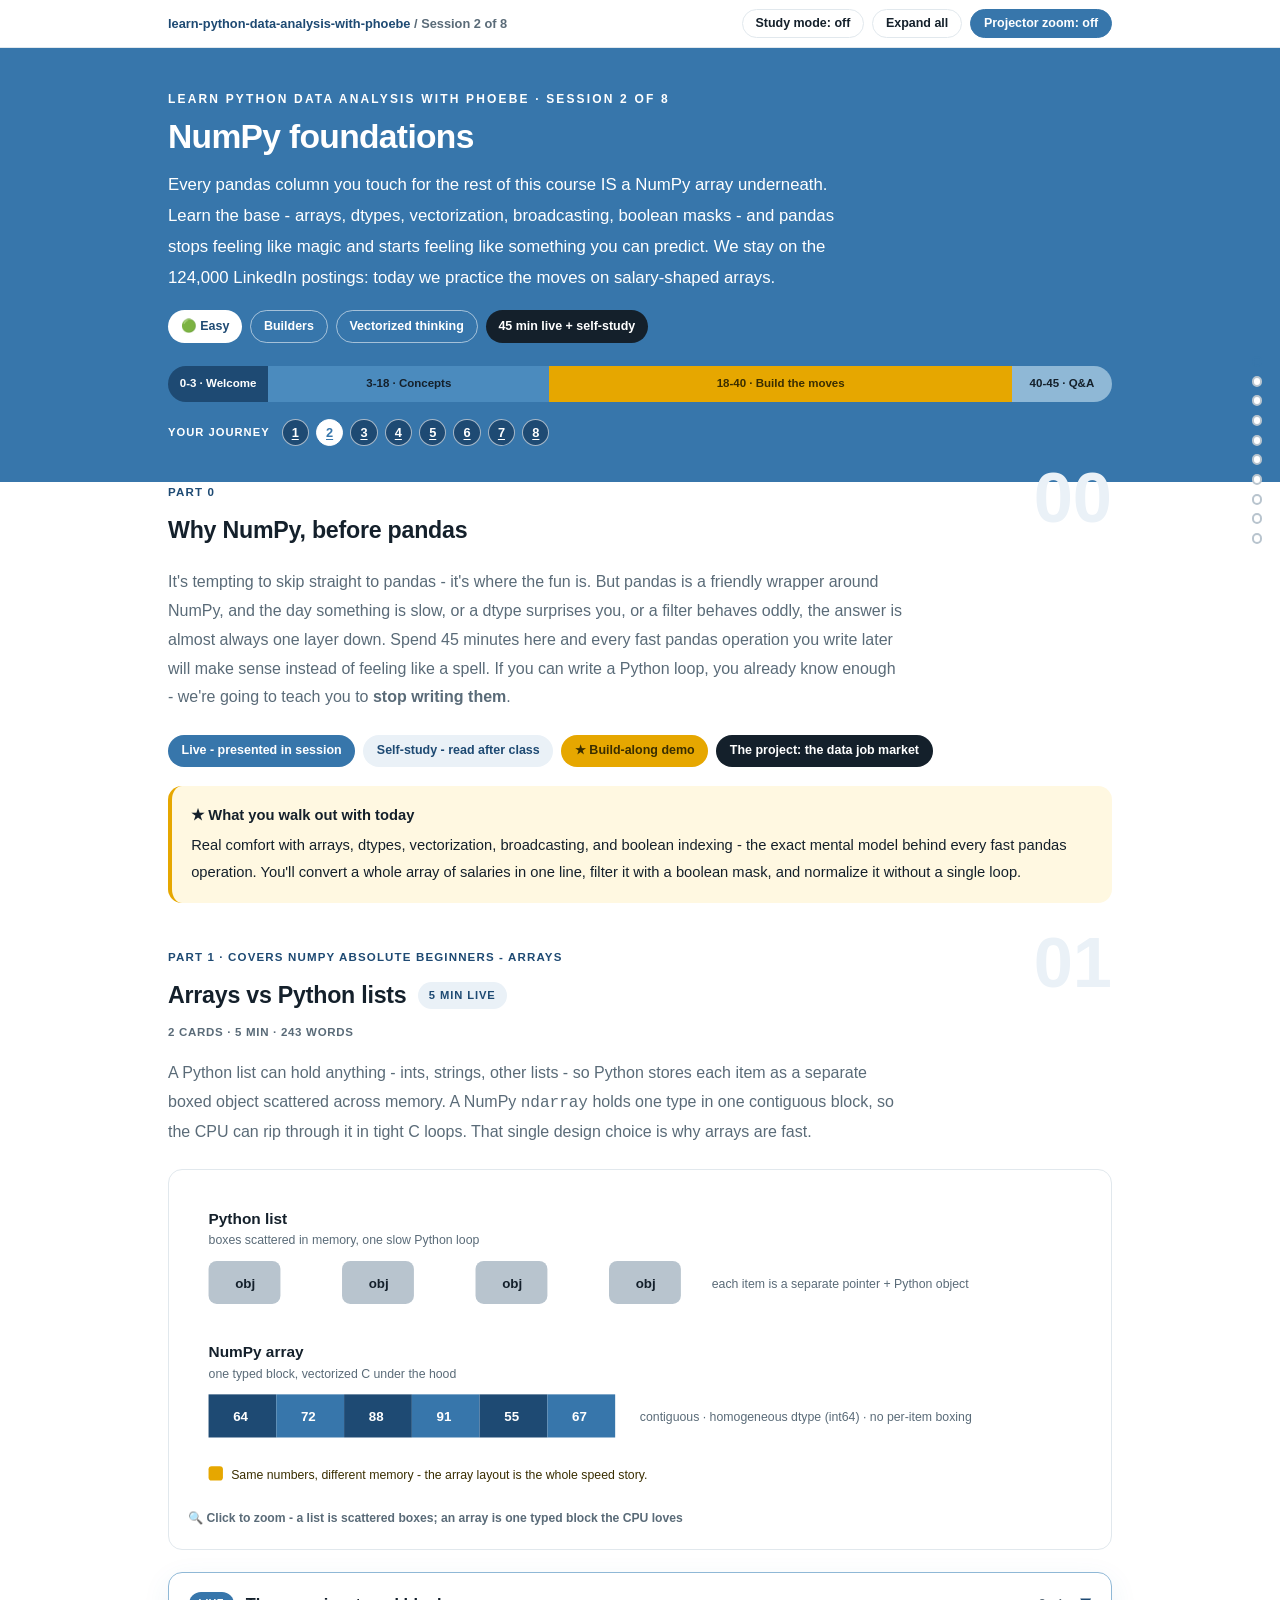
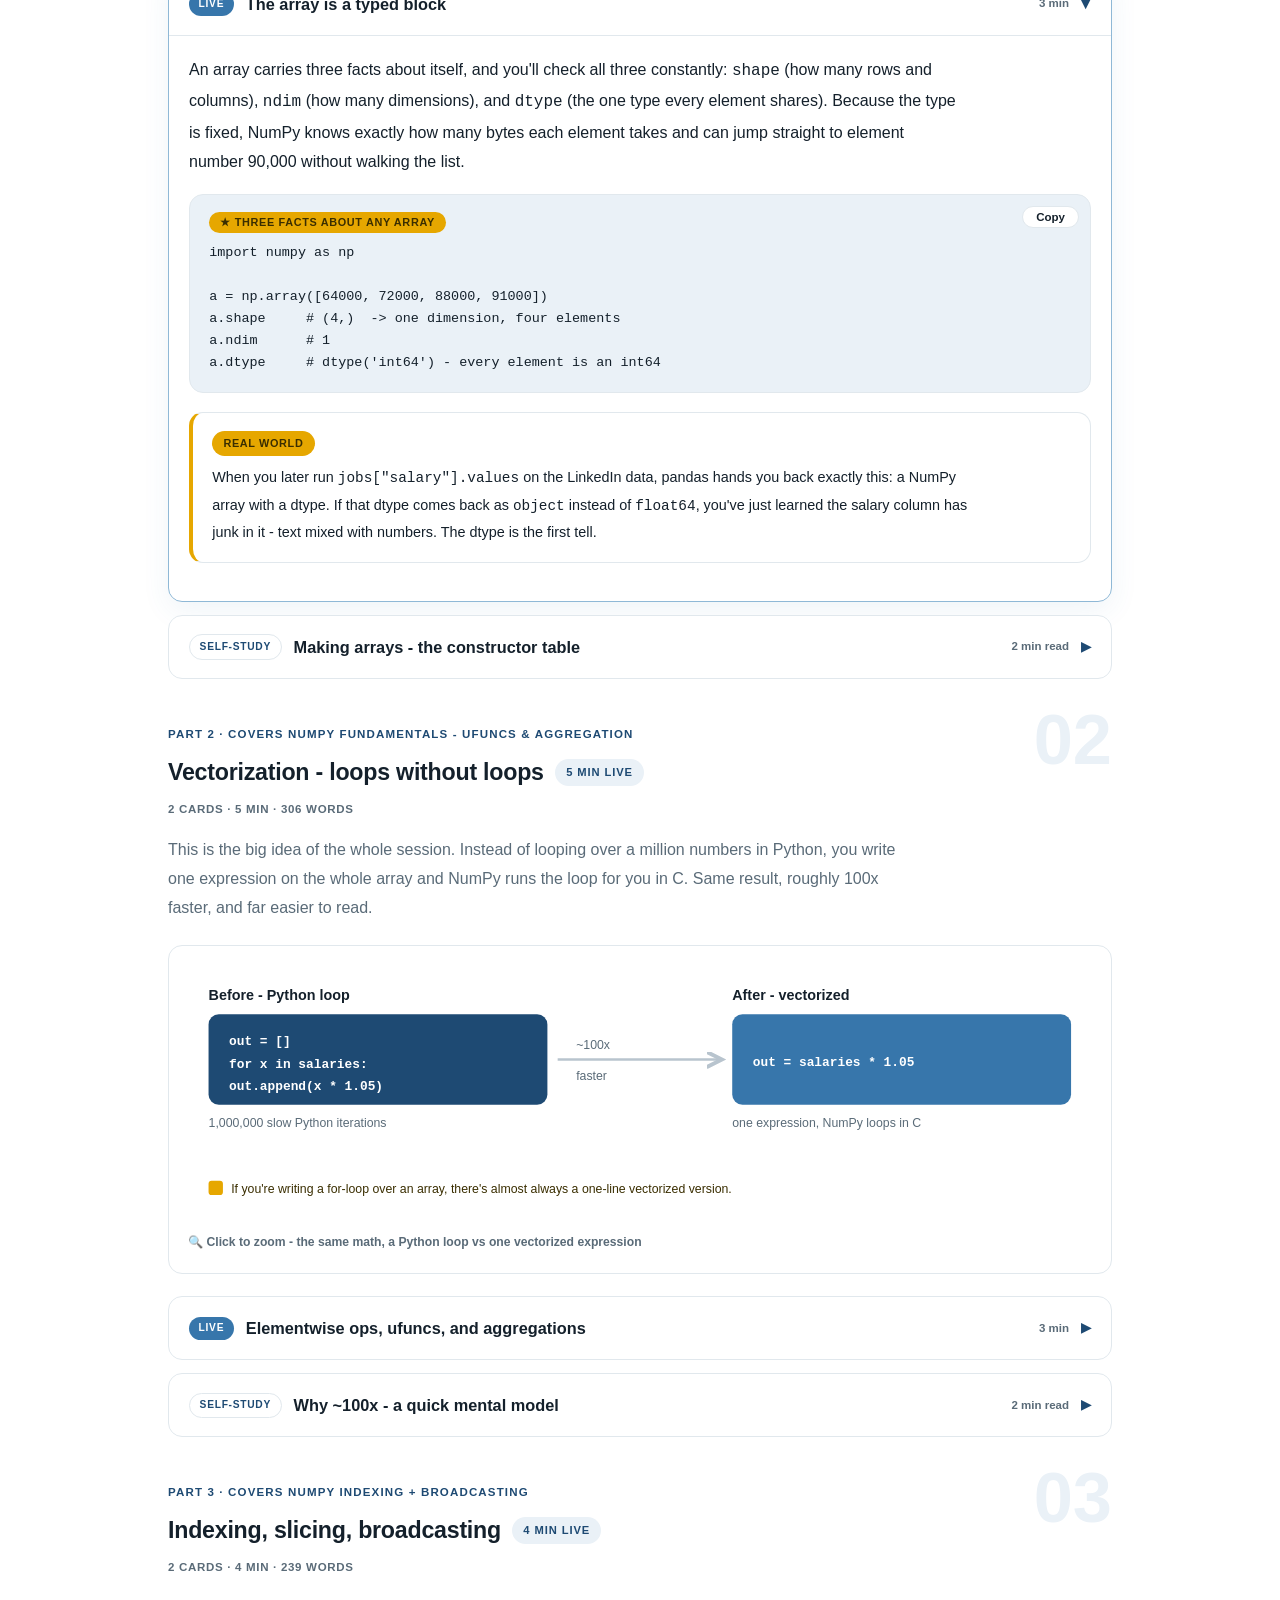
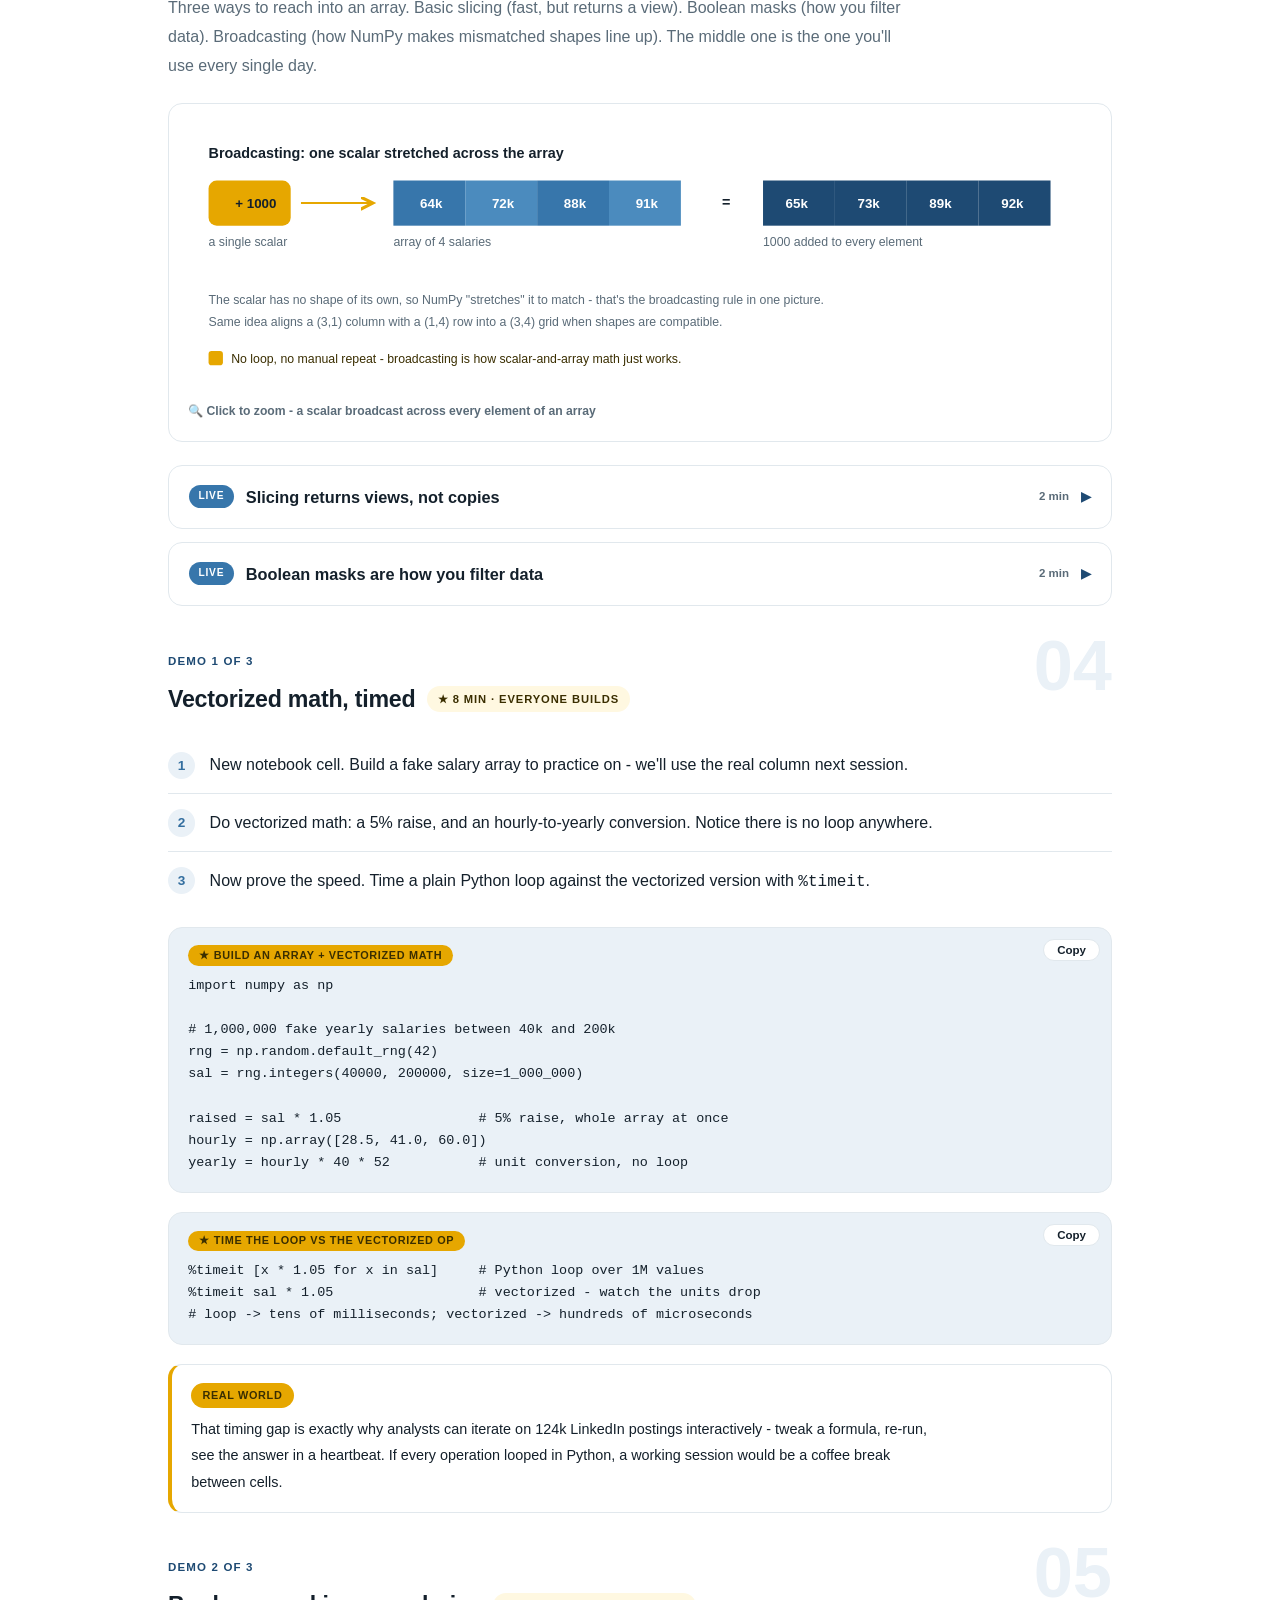
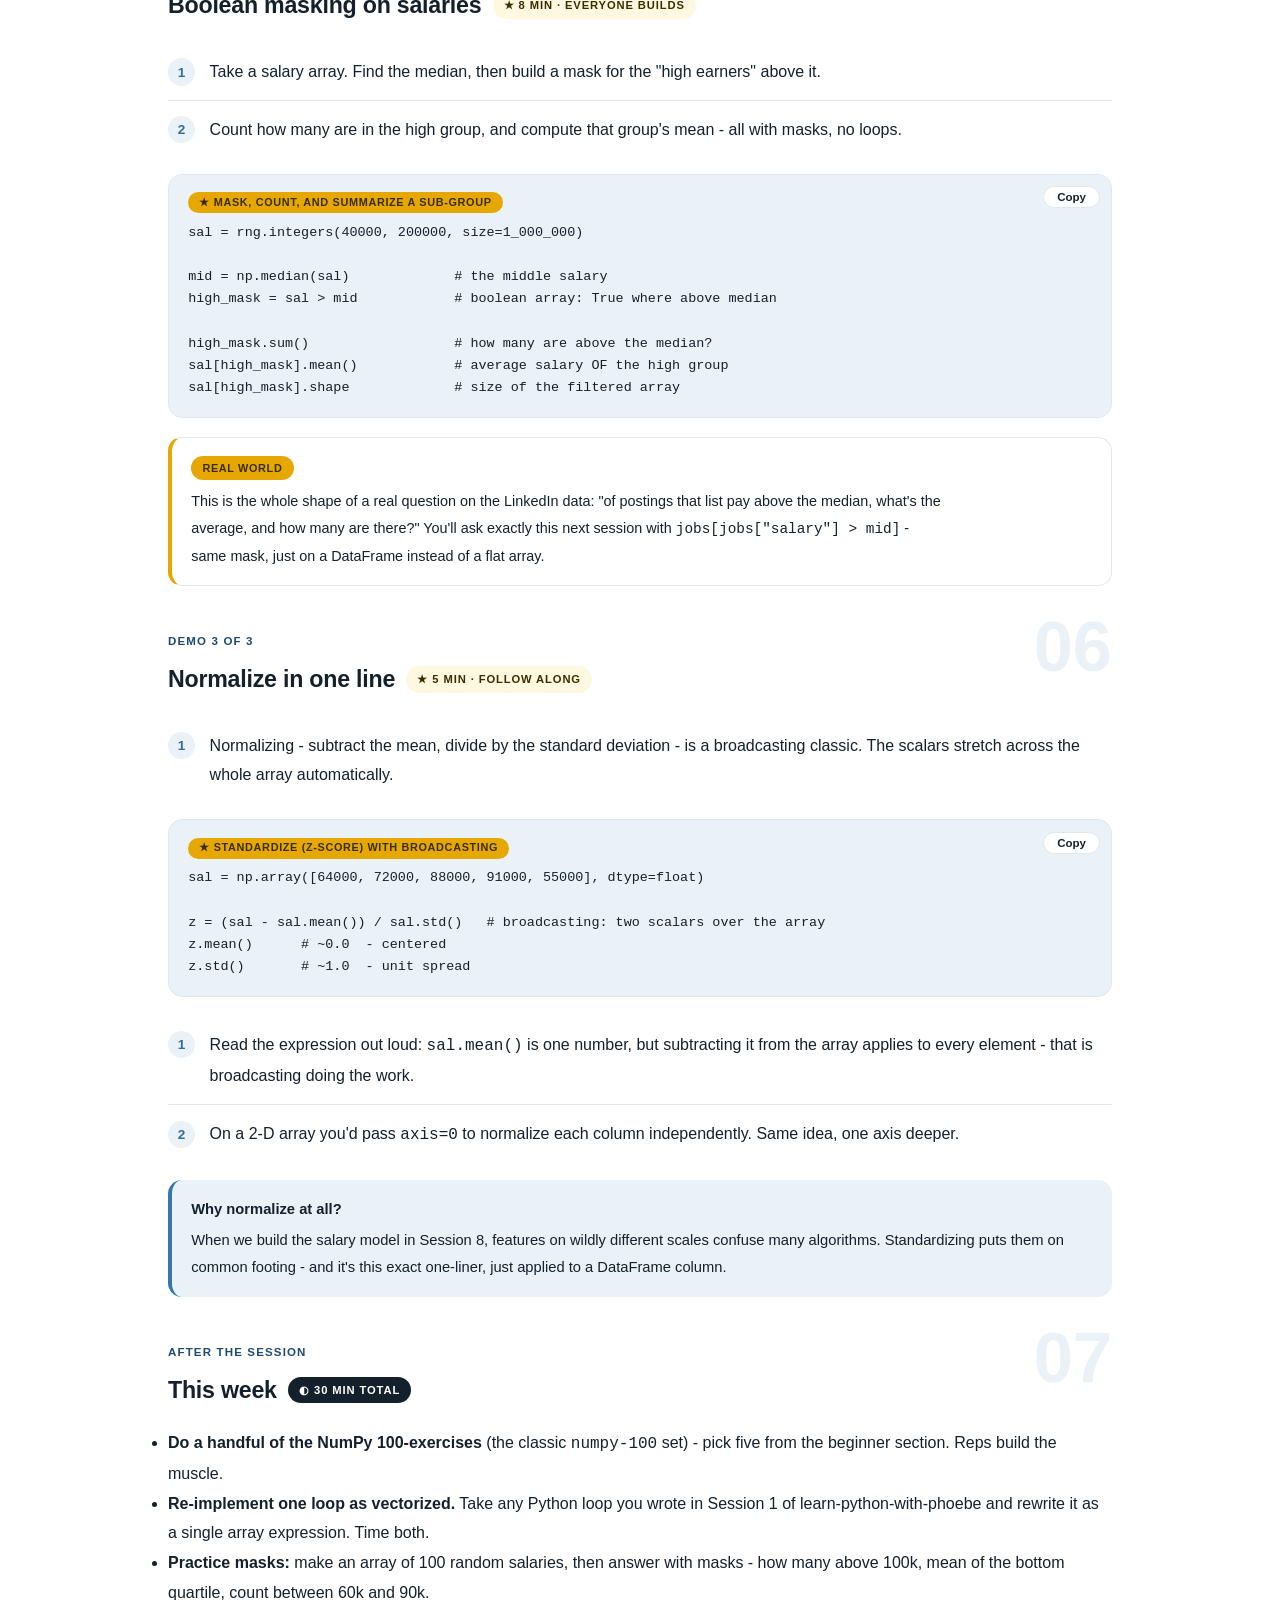
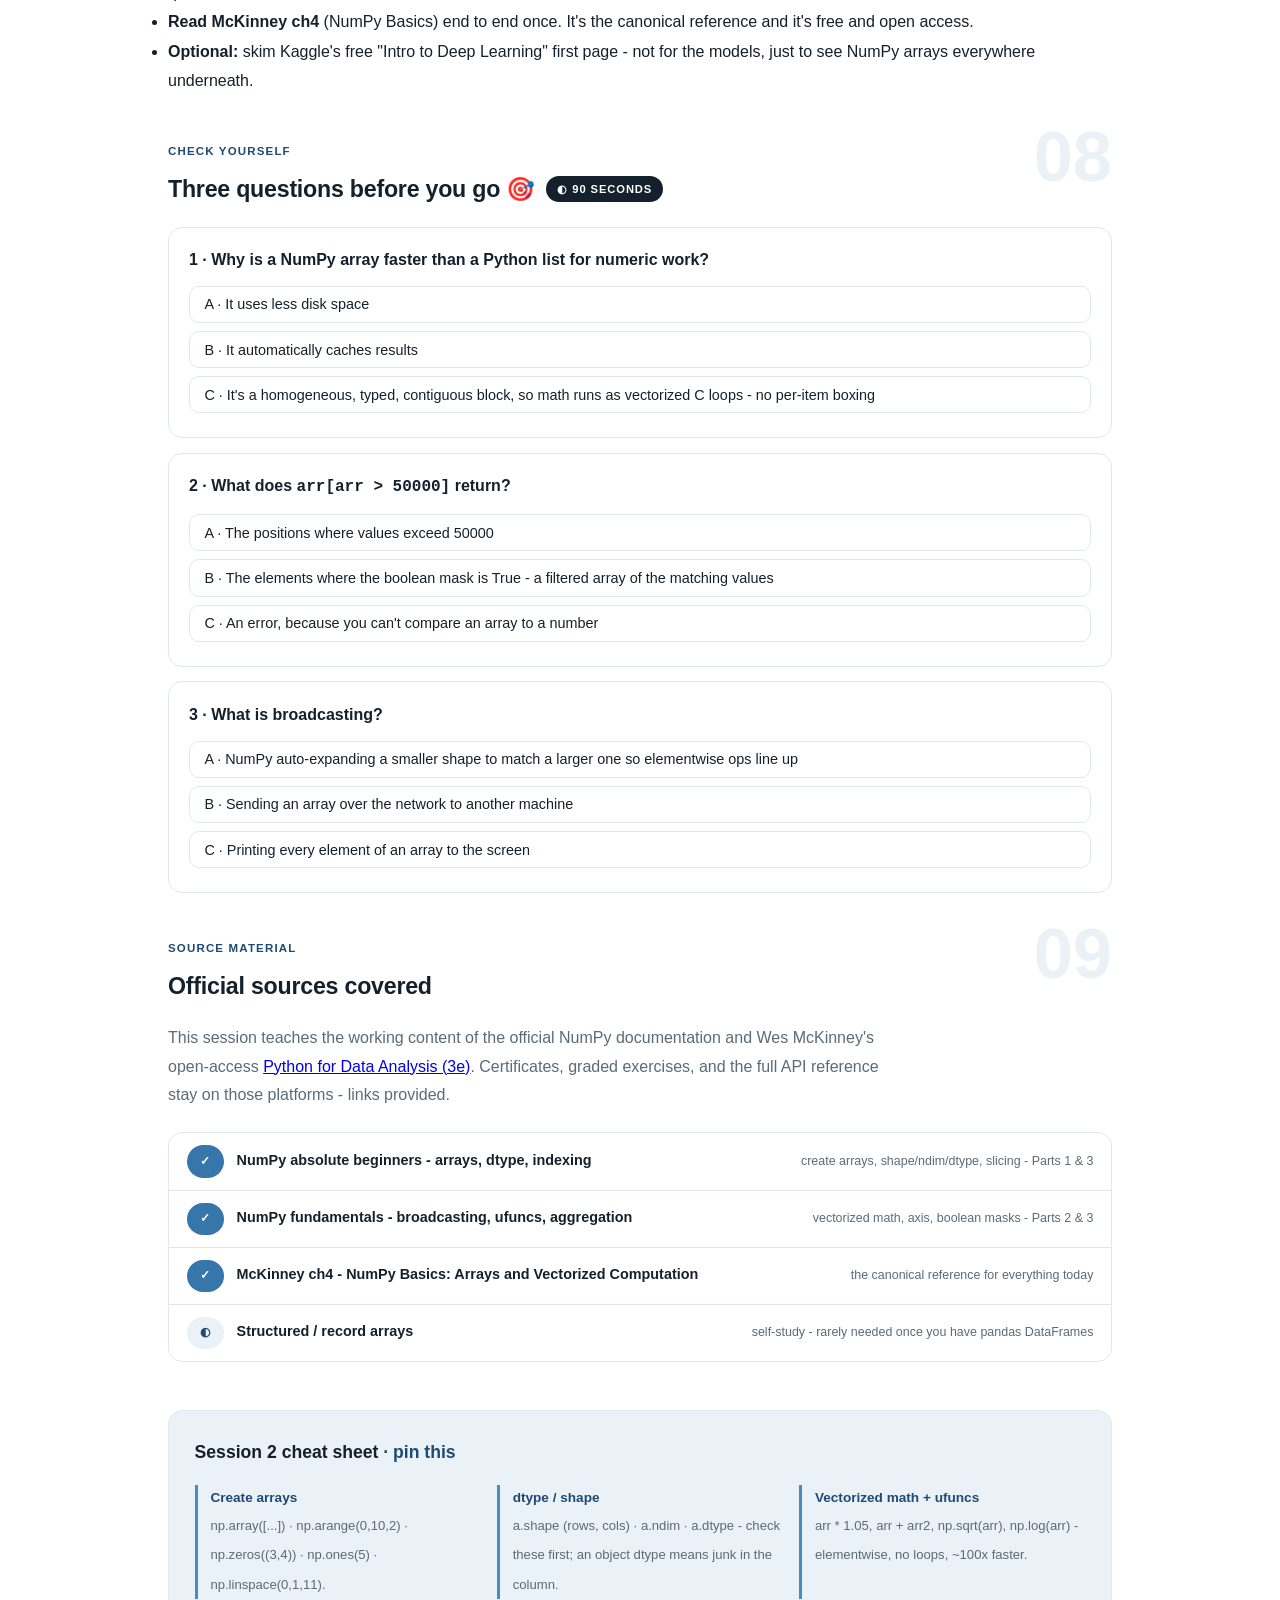
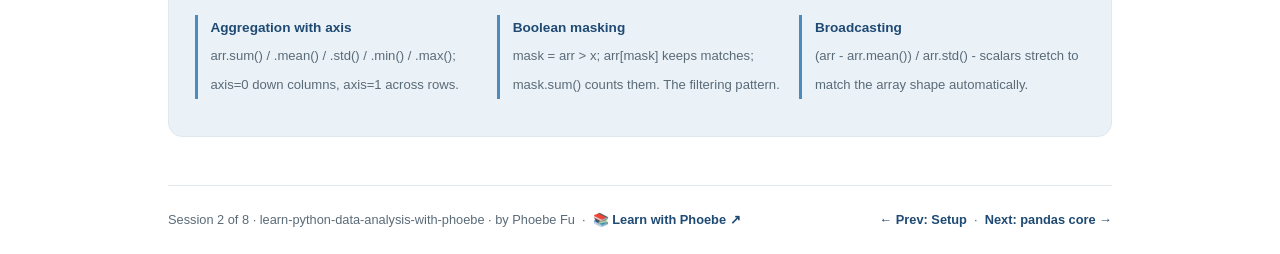
<file: courses/02-numpy-foundations.html>
<!DOCTYPE html>
<html lang="en">
<head>
<meta charset="UTF-8">
<meta name="viewport" content="width=device-width, initial-scale=1.0">
<!-- social:start -->
<meta name="description" content="It&#x27;s tempting to skip straight to pandas - it&#x27;s where the fun is. But pandas is a friendly wrapper around NumPy, and the day something is slow, or a dtype surprises you, or a filter behaves...">
<meta property="og:type" content="article">
<meta property="og:site_name" content="Learn with Phoebe">
<meta property="og:title" content="NumPy foundations - learn python data analysis with phoebe">
<meta property="og:description" content="It&#x27;s tempting to skip straight to pandas - it&#x27;s where the fun is. But pandas is a friendly wrapper around NumPy, and the day something is slow, or a dtype surprises you, or a filter behaves...">
<meta property="og:url" content="https://phoebefu6.github.io/learn-python-data-analysis-with-phoebe/courses/02-numpy-foundations.html">
<meta property="og:image" content="https://phoebefu6.github.io/learn-python-data-analysis-with-phoebe/assets/og-cover.png">
<meta property="og:image:width" content="1200">
<meta property="og:image:height" content="630">
<meta name="twitter:card" content="summary_large_image">
<meta name="twitter:title" content="NumPy foundations - learn python data analysis with phoebe">
<meta name="twitter:description" content="It&#x27;s tempting to skip straight to pandas - it&#x27;s where the fun is. But pandas is a friendly wrapper around NumPy, and the day something is slow, or a dtype surprises you, or a filter behaves...">
<meta name="twitter:image" content="https://phoebefu6.github.io/learn-python-data-analysis-with-phoebe/assets/og-cover.png">
<!-- social:end -->
<title>Session 2 · NumPy foundations - learn python data analysis with phoebe</title>
<link rel="stylesheet" href="../assets/style.css?v=28">
</head>
<body>

<div class="toolbar">
  <div class="wrap">
    <span class="crumb"><a href="../index.html">learn-python-data-analysis-with-phoebe</a> / Session 2 of 8</span>
    <button class="btn" id="toggle-all" type="button">Expand all</button>
    <button class="btn primary" id="zoom-toggle" type="button">Projector zoom: off</button>
  </div>
</div>

<header class="masthead">
  <div class="wrap">
    <div class="eyebrow">Learn Python Data Analysis with Phoebe · Session 2 of 8</div>
    <h1>NumPy <span class="accent">foundations</span></h1>
    <p class="sub">Every pandas column you touch for the rest of this course IS a NumPy array underneath. Learn the base - arrays, dtypes, vectorization, broadcasting, boolean masks - and pandas stops feeling like magic and starts feeling like something you can predict. We stay on the 124,000 LinkedIn postings: today we practice the moves on salary-shaped arrays.</p>
    <div class="chip-row">
      <span class="chip level">🟢 Easy</span>
      <span class="chip audience">Builders</span>
      <span class="chip audience">Vectorized thinking</span>
      <span class="chip time">45 min live + self-study</span>
    </div>
    <div class="agenda">
      <span class="a1" style="flex:1">0-3 · Welcome</span>
      <span class="a2" style="flex:3">3-18 · Concepts</span>
      <span class="a3" style="flex:5">18-40 · Build the moves</span>
      <span class="a4" style="flex:1">40-45 · Q&amp;A</span>
    </div>
  </div>
</header>

<main class="wrap">

  <!-- ============ INTRO ============ -->
  <section class="section" id="intro">
    <div class="section-kicker">
      <span class="klabel">Part 0</span>
      <h2>Why NumPy, before pandas</h2>
    </div>
    <p class="lede">It's tempting to skip straight to pandas - it's where the fun is. But pandas is a friendly wrapper around NumPy, and the day something is slow, or a dtype surprises you, or a filter behaves oddly, the answer is almost always one layer down. Spend 45 minutes here and every fast pandas operation you write later will make sense instead of feeling like a spell. If you can write a Python loop, you already know enough - we're going to teach you to <strong>stop writing them</strong>.</p>
    <div class="legend">
      <span class="pill solid">Live - presented in session</span>
      <span class="pill light">Self-study - read after class</span>
      <span class="pill amber">★ Build-along demo</span>
      <span class="pill inkpill">The project: the data job market</span>
    </div>
    <div class="callout win">
      <strong>★ What you walk out with today</strong>
      Real comfort with arrays, dtypes, vectorization, broadcasting, and boolean indexing - the exact mental model behind every fast pandas operation. You'll convert a whole array of salaries in one line, filter it with a boolean mask, and normalize it without a single loop.
    </div>
  </section>

  <!-- ============ PART 1: ARRAYS VS LISTS ============ -->
  <section class="section" id="arrays">
    <div class="section-kicker">
      <span class="klabel">Part 1 · covers NumPy absolute beginners - arrays</span>
      <h2>Arrays vs Python lists <span class="tag concept">5 min live</span></h2>
    </div>
    <p class="lede">A Python list can hold anything - ints, strings, other lists - so Python stores each item as a separate boxed object scattered across memory. A NumPy <code>ndarray</code> holds one type in one contiguous block, so the CPU can rip through it in tight C loops. That single design choice is why arrays are fast.</p>

    <figure class="zoomable">
      <svg viewBox="0 0 880 300" xmlns="http://www.w3.org/2000/svg" role="img" aria-label="A Python list stores scattered boxed objects and loops slowly, while a NumPy array is one typed contiguous block processed by vectorized C code">
        <style>
          .npaT { font: 700 15px Inter, sans-serif; fill: #14202B; }
          .npaW { font: 700 13px Inter, sans-serif; fill: #FFFFFF; }
          .npaX { font: 400 12px Inter, sans-serif; fill: #5A6B78; }
          .npaN { font: 400 12px Inter, sans-serif; fill: #3A2E00; }
        </style>
        <text class="npaT" x="20" y="34">Python list</text>
        <text class="npaX" x="20" y="54">boxes scattered in memory, one slow Python loop</text>
        <rect x="20" y="70" width="70" height="42" rx="8" fill="#B8C4CE"/>
        <text class="npaW" x="46" y="96" style="fill:#14202B">obj</text>
        <rect x="150" y="70" width="70" height="42" rx="8" fill="#B8C4CE"/>
        <text class="npaW" x="176" y="96" style="fill:#14202B">obj</text>
        <rect x="280" y="70" width="70" height="42" rx="8" fill="#B8C4CE"/>
        <text class="npaW" x="306" y="96" style="fill:#14202B">obj</text>
        <rect x="410" y="70" width="70" height="42" rx="8" fill="#B8C4CE"/>
        <text class="npaW" x="436" y="96" style="fill:#14202B">obj</text>
        <text class="npaX" x="510" y="96">each item is a separate pointer + Python object</text>

        <text class="npaT" x="20" y="164">NumPy array</text>
        <text class="npaX" x="20" y="184">one typed block, vectorized C under the hood</text>
        <rect x="20" y="200" width="66" height="42" fill="#1E4A73"/>
        <rect x="86" y="200" width="66" height="42" fill="#3776AB"/>
        <rect x="152" y="200" width="66" height="42" fill="#1E4A73"/>
        <rect x="218" y="200" width="66" height="42" fill="#3776AB"/>
        <rect x="284" y="200" width="66" height="42" fill="#1E4A73"/>
        <rect x="350" y="200" width="66" height="42" fill="#3776AB"/>
        <text class="npaW" x="44" y="226">64</text>
        <text class="npaW" x="110" y="226">72</text>
        <text class="npaW" x="176" y="226">88</text>
        <text class="npaW" x="242" y="226">91</text>
        <text class="npaW" x="308" y="226">55</text>
        <text class="npaW" x="374" y="226">67</text>
        <text class="npaX" x="440" y="226">contiguous · homogeneous dtype (int64) · no per-item boxing</text>

        <rect x="20" y="270" width="14" height="14" rx="3" fill="#E6A700"/>
        <text class="npaN" x="42" y="282">Same numbers, different memory - the array layout is the whole speed story.</text>
      </svg>
      <figcaption>🔍 Click to zoom - a list is scattered boxes; an array is one typed block the CPU loves</figcaption>
    </figure>

    <details class="card" open>
      <summary><span class="mode live">Live</span>The array is a typed block<span class="mini">3 min</span><span class="caret">▶</span></summary>
      <div class="body">
        <p>An array carries three facts about itself, and you'll check all three constantly: <code>shape</code> (how many rows and columns), <code>ndim</code> (how many dimensions), and <code>dtype</code> (the one type every element shares). Because the type is fixed, NumPy knows exactly how many bytes each element takes and can jump straight to element number 90,000 without walking the list.</p>
        <div class="prompt-box good"><span class="label">★ Three facts about any array</span>import numpy as np

a = np.array([64000, 72000, 88000, 91000])
a.shape     # (4,)  -> one dimension, four elements
a.ndim      # 1
a.dtype     # dtype('int64') - every element is an int64</div>
        <div class="callout example">
          <span class="ex-pill">Real world</span>
          <p>When you later run <code>jobs["salary"].values</code> on the LinkedIn data, pandas hands you back exactly this: a NumPy array with a dtype. If that dtype comes back as <code>object</code> instead of <code>float64</code>, you've just learned the salary column has junk in it - text mixed with numbers. The dtype is the first tell.</p>
        </div>
      </div>
    </details>

    <details class="card">
      <summary><span class="mode self">Self-study</span>Making arrays - the constructor table<span class="mini">2 min read</span><span class="caret">▶</span></summary>
      <div class="body">
        <p>You rarely type arrays by hand. These five constructors cover almost everything:</p>
        <table class="clean">
          <thead><tr><th>Constructor</th><th>What it makes</th><th>Example</th></tr></thead>
          <tbody>
            <tr><td>np.array(list)</td><td>Array from a Python list or nested lists</td><td>np.array([1, 2, 3])</td></tr>
            <tr><td>np.arange(start, stop, step)</td><td>Evenly spaced values, like range but an array</td><td>np.arange(0, 10, 2)</td></tr>
            <tr><td>np.zeros(shape)</td><td>All zeros - a blank canvas to fill</td><td>np.zeros((3, 4))</td></tr>
            <tr><td>np.ones(shape)</td><td>All ones - handy for scaling</td><td>np.ones(5)</td></tr>
            <tr><td>np.linspace(start, stop, n)</td><td>n evenly spaced points between two bounds</td><td>np.linspace(0, 1, 11)</td></tr>
          </tbody>
        </table>
        <div class="callout tip">
          <strong>arange vs linspace</strong>
          <code>arange</code> takes a step size, <code>linspace</code> takes a count. Reach for linspace when you know how many points you want (say, 11 salary bins) and arange when you know the spacing.
        </div>
      </div>
    </details>
  </section>

  <!-- ============ PART 2: VECTORIZATION ============ -->
  <section class="section" id="vectorization">
    <div class="section-kicker">
      <span class="klabel">Part 2 · covers NumPy fundamentals - ufuncs &amp; aggregation</span>
      <h2>Vectorization - loops without loops <span class="tag concept">5 min live</span></h2>
    </div>
    <p class="lede">This is the big idea of the whole session. Instead of looping over a million numbers in Python, you write one expression on the whole array and NumPy runs the loop for you in C. Same result, roughly 100x faster, and far easier to read.</p>

    <figure class="zoomable">
      <svg viewBox="0 0 880 250" xmlns="http://www.w3.org/2000/svg" role="img" aria-label="A slow Python for-loop over one million numbers becomes a single fast vectorized array operation">
        <style>
          .npbT { font: 700 13.5px Inter, sans-serif; fill: #FFFFFF; }
          .npbH { font: 700 14px Inter, sans-serif; fill: #14202B; }
          .npbX { font: 400 12px Inter, sans-serif; fill: #5A6B78; }
          .npbC { font: 600 12.5px 'Courier New', monospace; fill: #FFFFFF; }
          .npbN { font: 400 12px Inter, sans-serif; fill: #3A2E00; }
          .npbA { stroke: #B8C4CE; stroke-width: 2.5; fill: none; marker-end: url(#arrNpb); }
        </style>
        <defs>
          <marker id="arrNpb" markerWidth="9" markerHeight="9" refX="6" refY="3" orient="auto">
            <path d="M0,0 L6,3 L0,6" fill="none" stroke="#B8C4CE" stroke-width="1.5"/>
          </marker>
        </defs>
        <text class="npbH" x="20" y="34">Before - Python loop</text>
        <rect x="20" y="48" width="330" height="88" rx="10" fill="#1E4A73"/>
        <text class="npbC" x="40" y="78">out = []</text>
        <text class="npbC" x="40" y="100">for x in salaries:</text>
        <text class="npbC" x="40" y="122">    out.append(x * 1.05)</text>
        <text class="npbX" x="20" y="158">1,000,000 slow Python iterations</text>

        <line class="npbA" x1="360" y1="92" x2="520" y2="92"/>
        <text class="npbX" x="378" y="82">~100x</text>
        <text class="npbX" x="378" y="112">faster</text>

        <text class="npbH" x="530" y="34">After - vectorized</text>
        <rect x="530" y="48" width="330" height="88" rx="10" fill="#3776AB"/>
        <text class="npbC" x="550" y="98">out = salaries * 1.05</text>
        <text class="npbX" x="530" y="158">one expression, NumPy loops in C</text>

        <rect x="20" y="210" width="14" height="14" rx="3" fill="#E6A700"/>
        <text class="npbN" x="42" y="222">If you're writing a for-loop over an array, there's almost always a one-line vectorized version.</text>
      </svg>
      <figcaption>🔍 Click to zoom - the same math, a Python loop vs one vectorized expression</figcaption>
    </figure>

    <details class="card">
      <summary><span class="mode live">Live</span>Elementwise ops, ufuncs, and aggregations<span class="mini">3 min</span><span class="caret">▶</span></summary>
      <div class="body">
        <p>Arithmetic on arrays happens elementwise: <code>arr * 2</code> doubles every element at once. The same goes for the built-in <strong>universal functions</strong> (ufuncs) like <code>np.sqrt</code>, <code>np.log</code>, and <code>np.exp</code> - they map over the whole array in C. And when you want to collapse an array to a summary, the <strong>aggregations</strong> - <code>sum</code>, <code>mean</code>, <code>std</code>, <code>min</code>, <code>max</code> - do it in one call.</p>
        <div class="prompt-box good"><span class="label">★ Elementwise math + ufuncs + aggregations</span>import numpy as np

sal = np.array([64000, 72000, 88000, 91000, 55000])

sal * 1.05          # 5% raise, every value at once
np.log(sal)         # ufunc: natural log of each element
sal.mean()          # 74000.0  - one number summarizing the array
sal.std()           # spread around the mean
sal.max() - sal.min()   # the range</div>
        <p>For 2-D arrays, <code>axis</code> picks the direction: <code>axis=0</code> collapses down the rows (a per-column summary), <code>axis=1</code> collapses across the columns (a per-row summary). Get this straight now - it's the exact same <code>axis</code> you'll use in pandas <code>groupby</code>.</p>
        <div class="callout example">
          <span class="ex-pill">Real world</span>
          <p>Our LinkedIn data lists some pay as hourly. To compare fairly, you convert 124,000 salaries from hourly to yearly in one line - <code>yearly = hourly * 40 * 52</code> - no loop, no wait. That single expression is what makes analysis on 124k rows feel instant instead of sluggish.</p>
        </div>
      </div>
    </details>

    <details class="card">
      <summary><span class="mode self">Self-study</span>Why ~100x - a quick mental model<span class="mini">2 min read</span><span class="caret">▶</span></summary>
      <div class="body">
        <p>A Python loop pays a tax on every single iteration: check the type, unbox the object, do the math, re-box the result. Over a million elements that tax dominates. A vectorized op skips all of it - one type check up front, then a tight C loop over the contiguous block. The speed-up is typically 50-200x, and it grows with array size.</p>
        <div class="callout tip">
          <strong>Read a timing before you trust the claim</strong>
          Don't take "100x" on faith - in Demo 1 you'll time a loop against the vectorized version with <code>%timeit</code> and watch milliseconds turn into microseconds on your own machine.
        </div>
      </div>
    </details>
  </section>

  <!-- ============ PART 3: INDEXING & BROADCASTING ============ -->
  <section class="section" id="indexing">
    <div class="section-kicker">
      <span class="klabel">Part 3 · covers NumPy indexing + broadcasting</span>
      <h2>Indexing, slicing, broadcasting <span class="tag concept">4 min live</span></h2>
    </div>
    <p class="lede">Three ways to reach into an array. Basic slicing (fast, but returns a view). Boolean masks (how you filter data). Broadcasting (how NumPy makes mismatched shapes line up). The middle one is the one you'll use every single day.</p>

    <figure class="zoomable">
      <svg viewBox="0 0 880 260" xmlns="http://www.w3.org/2000/svg" role="img" aria-label="Broadcasting a single scalar across every element of an array so a scalar plus array works elementwise">
        <style>
          .npcT { font: 700 14px Inter, sans-serif; fill: #14202B; }
          .npcW { font: 700 13px Inter, sans-serif; fill: #FFFFFF; }
          .npcX { font: 400 12px Inter, sans-serif; fill: #5A6B78; }
          .npcN { font: 400 12px Inter, sans-serif; fill: #3A2E00; }
          .npcA { stroke: #E6A700; stroke-width: 2; fill: none; marker-end: url(#arrNpc); }
        </style>
        <defs>
          <marker id="arrNpc" markerWidth="9" markerHeight="9" refX="6" refY="3" orient="auto">
            <path d="M0,0 L6,3 L0,6" fill="none" stroke="#E6A700" stroke-width="1.5"/>
          </marker>
        </defs>
        <text class="npcT" x="20" y="34">Broadcasting: one scalar stretched across the array</text>

        <rect x="20" y="56" width="80" height="44" rx="8" fill="#E6A700"/>
        <text class="npcW" x="46" y="83" style="fill:#14202B">+ 1000</text>
        <text class="npcX" x="20" y="120">a single scalar</text>

        <line class="npcA" x1="110" y1="78" x2="180" y2="78"/>

        <rect x="200" y="56" width="70" height="44" fill="#3776AB"/>
        <rect x="270" y="56" width="70" height="44" fill="#4B8BBE"/>
        <rect x="340" y="56" width="70" height="44" fill="#3776AB"/>
        <rect x="410" y="56" width="70" height="44" fill="#4B8BBE"/>
        <text class="npcW" x="226" y="83">64k</text>
        <text class="npcW" x="296" y="83">72k</text>
        <text class="npcW" x="366" y="83">88k</text>
        <text class="npcW" x="436" y="83">91k</text>
        <text class="npcX" x="200" y="120">array of 4 salaries</text>

        <text class="npcT" x="520" y="82">=</text>

        <rect x="560" y="56" width="70" height="44" fill="#1E4A73"/>
        <rect x="630" y="56" width="70" height="44" fill="#1E4A73"/>
        <rect x="700" y="56" width="70" height="44" fill="#1E4A73"/>
        <rect x="770" y="56" width="70" height="44" fill="#1E4A73"/>
        <text class="npcW" x="582" y="83">65k</text>
        <text class="npcW" x="652" y="83">73k</text>
        <text class="npcW" x="722" y="83">89k</text>
        <text class="npcW" x="792" y="83">92k</text>
        <text class="npcX" x="560" y="120">1000 added to every element</text>

        <text class="npcX" x="20" y="176">The scalar has no shape of its own, so NumPy "stretches" it to match - that's the broadcasting rule in one picture.</text>
        <text class="npcX" x="20" y="198">Same idea aligns a (3,1) column with a (1,4) row into a (3,4) grid when shapes are compatible.</text>

        <rect x="20" y="222" width="14" height="14" rx="3" fill="#E6A700"/>
        <text class="npcN" x="42" y="234">No loop, no manual repeat - broadcasting is how scalar-and-array math just works.</text>
      </svg>
      <figcaption>🔍 Click to zoom - a scalar broadcast across every element of an array</figcaption>
    </figure>

    <details class="card">
      <summary><span class="mode live">Live</span>Slicing returns views, not copies<span class="mini">2 min</span><span class="caret">▶</span></summary>
      <div class="body">
        <p>Basic slicing (<code>arr[1:4]</code>) gives you a <strong>view</strong> onto the same memory, not a fresh copy - so writing into a slice changes the original. That's fast and occasionally surprising. When you need an independent copy, say so with <code>.copy()</code>.</p>
        <div class="prompt-box good"><span class="label">★ Slice, and the view gotcha</span>arr = np.arange(10)
arr[2:5]            # array([2, 3, 4]) - a view
piece = arr[2:5]
piece[0] = 99       # this ALSO changes arr! (it's a view)
safe = arr[2:5].copy()   # .copy() when you want independence</div>
        <p>Fancy indexing with a list of positions - <code>arr[[0, 3, 7]]</code> - does return a copy, and lets you pull arbitrary elements in any order.</p>
      </div>
    </details>

    <details class="card">
      <summary><span class="mode live">Live</span>Boolean masks are how you filter data<span class="mini">2 min</span><span class="caret">▶</span></summary>
      <div class="body">
        <p>Compare an array to a value and you get back an array of <code>True</code>/<code>False</code> - a <strong>mask</strong>. Index with that mask and you get only the elements where it's <code>True</code>. This is the single most important move in the session, because it is exactly how you'll filter DataFrames in Session 3.</p>
        <div class="prompt-box good"><span class="label">★ The boolean mask pattern</span>sal = np.array([64000, 72000, 88000, 91000, 55000])

sal > 80000              # array([False, False, True, True, False]) - the mask
sal[sal > 80000]         # array([88000, 91000]) - only the matching elements
(sal > 80000).sum()      # 2  - True counts as 1, so this counts matches</div>
        <div class="callout tip">
          <strong>Foreshadow: pandas filtering</strong>
          Next session, <code>jobs[jobs["salary"] &gt; 80000]</code> is this exact pattern - a boolean mask indexing a table. Learn it once here on a flat array and pandas filtering will feel like something you already know.
        </div>
      </div>
    </details>
  </section>

  <!-- ============ DEMO 1 ============ -->
  <section class="section" id="demo-1">
    <div class="section-kicker">
      <span class="klabel">Demo 1 of 3</span>
      <h2>Vectorized math, timed <span class="tag demo">★ 8 min · everyone builds</span></h2>
    </div>
    <div class="steps">
      <div class="step"><p>New notebook cell. Build a fake salary array to practice on - we'll use the real column next session.</p></div>
      <div class="step"><p>Do vectorized math: a 5% raise, and an hourly-to-yearly conversion. Notice there is no loop anywhere.</p></div>
      <div class="step"><p>Now prove the speed. Time a plain Python loop against the vectorized version with <code>%timeit</code>.</p></div>
    </div>
    <div class="prompt-box good"><span class="label">★ Build an array + vectorized math</span>import numpy as np

# 1,000,000 fake yearly salaries between 40k and 200k
rng = np.random.default_rng(42)
sal = rng.integers(40000, 200000, size=1_000_000)

raised = sal * 1.05                 # 5% raise, whole array at once
hourly = np.array([28.5, 41.0, 60.0])
yearly = hourly * 40 * 52           # unit conversion, no loop</div>
    <div class="prompt-box good"><span class="label">★ Time the loop vs the vectorized op</span>%timeit [x * 1.05 for x in sal]     # Python loop over 1M values
%timeit sal * 1.05                  # vectorized - watch the units drop
# loop -> tens of milliseconds; vectorized -> hundreds of microseconds</div>
    <div class="callout example">
      <span class="ex-pill">Real world</span>
      <p>That timing gap is exactly why analysts can iterate on 124k LinkedIn postings interactively - tweak a formula, re-run, see the answer in a heartbeat. If every operation looped in Python, a working session would be a coffee break between cells.</p>
    </div>
  </section>

  <!-- ============ DEMO 2 ============ -->
  <section class="section" id="demo-2">
    <div class="section-kicker">
      <span class="klabel">Demo 2 of 3</span>
      <h2>Boolean masking on salaries <span class="tag demo">★ 8 min · everyone builds</span></h2>
    </div>
    <div class="steps">
      <div class="step"><p>Take a salary array. Find the median, then build a mask for the "high earners" above it.</p></div>
      <div class="step"><p>Count how many are in the high group, and compute that group's mean - all with masks, no loops.</p></div>
    </div>
    <div class="prompt-box good"><span class="label">★ Mask, count, and summarize a sub-group</span>sal = rng.integers(40000, 200000, size=1_000_000)

mid = np.median(sal)             # the middle salary
high_mask = sal > mid            # boolean array: True where above median

high_mask.sum()                  # how many are above the median?
sal[high_mask].mean()            # average salary OF the high group
sal[high_mask].shape             # size of the filtered array</div>
    <div class="callout example">
      <span class="ex-pill">Real world</span>
      <p>This is the whole shape of a real question on the LinkedIn data: "of postings that list pay above the median, what's the average, and how many are there?" You'll ask exactly this next session with <code>jobs[jobs["salary"] &gt; mid]</code> - same mask, just on a DataFrame instead of a flat array.</p>
    </div>
  </section>

  <!-- ============ DEMO 3 ============ -->
  <section class="section" id="demo-3">
    <div class="section-kicker">
      <span class="klabel">Demo 3 of 3</span>
      <h2>Normalize in one line <span class="tag demo">★ 5 min · follow along</span></h2>
    </div>
    <div class="steps">
      <div class="step"><p>Normalizing - subtract the mean, divide by the standard deviation - is a broadcasting classic. The scalars stretch across the whole array automatically.</p></div>
    </div>
    <div class="prompt-box good"><span class="label">★ Standardize (z-score) with broadcasting</span>sal = np.array([64000, 72000, 88000, 91000, 55000], dtype=float)

z = (sal - sal.mean()) / sal.std()   # broadcasting: two scalars over the array
z.mean()      # ~0.0  - centered
z.std()       # ~1.0  - unit spread</div>
    <div class="steps">
      <div class="step"><p>Read the expression out loud: <code>sal.mean()</code> is one number, but subtracting it from the array applies to every element - that is broadcasting doing the work.</p></div>
      <div class="step"><p>On a 2-D array you'd pass <code>axis=0</code> to normalize each column independently. Same idea, one axis deeper.</p></div>
    </div>
    <div class="callout tip">
      <strong>Why normalize at all?</strong>
      When we build the salary model in Session 8, features on wildly different scales confuse many algorithms. Standardizing puts them on common footing - and it's this exact one-liner, just applied to a DataFrame column.
    </div>
  </section>

  <!-- ============ HOMEWORK ============ -->
  <section class="section" id="exercise">
    <div class="section-kicker">
      <span class="klabel">After the session</span>
      <h2>This week <span class="tag exercise">◐ 30 min total</span></h2>
    </div>
    <ul>
      <li><strong>Do a handful of the NumPy 100-exercises</strong> (the classic <code>numpy-100</code> set) - pick five from the beginner section. Reps build the muscle.</li>
      <li><strong>Re-implement one loop as vectorized.</strong> Take any Python loop you wrote in Session 1 of learn-python-with-phoebe and rewrite it as a single array expression. Time both.</li>
      <li><strong>Practice masks:</strong> make an array of 100 random salaries, then answer with masks - how many above 100k, mean of the bottom quartile, count between 60k and 90k.</li>
      <li><strong>Read McKinney ch4</strong> (NumPy Basics) end to end once. It's the canonical reference and it's free and open access.</li>
      <li><strong>Optional:</strong> skim Kaggle's free "Intro to Deep Learning" first page - not for the models, just to see NumPy arrays everywhere underneath.</li>
    </ul>
  </section>

  <!-- ============ QUIZ ============ -->
  <section class="section" id="quiz">
    <div class="section-kicker">
      <span class="klabel">Check yourself</span>
      <h2>Three questions before you go 🎯 <span class="tag exercise">◐ 90 seconds</span></h2>
    </div>
    <div class="quiz-q" data-answer="2">
      <p class="qtext">1 · Why is a NumPy array faster than a Python list for numeric work?</p>
      <button class="qopt" type="button">A · It uses less disk space</button>
      <button class="qopt" type="button">B · It automatically caches results</button>
      <button class="qopt" type="button">C · It's a homogeneous, typed, contiguous block, so math runs as vectorized C loops - no per-item boxing</button>
      <p class="qwhy">One dtype in one contiguous block lets NumPy loop in C instead of paying Python's per-element tax. That's the ~100x.</p>
    </div>
    <div class="quiz-q" data-answer="1">
      <p class="qtext">2 · What does <code>arr[arr &gt; 50000]</code> return?</p>
      <button class="qopt" type="button">A · The positions where values exceed 50000</button>
      <button class="qopt" type="button">B · The elements where the boolean mask is True - a filtered array of the matching values</button>
      <button class="qopt" type="button">C · An error, because you can't compare an array to a number</button>
      <p class="qwhy"><code>arr &gt; 50000</code> is a True/False mask; indexing with it keeps only the True elements. This is exactly how pandas filtering works.</p>
    </div>
    <div class="quiz-q" data-answer="0">
      <p class="qtext">3 · What is broadcasting?</p>
      <button class="qopt" type="button">A · NumPy auto-expanding a smaller shape to match a larger one so elementwise ops line up</button>
      <button class="qopt" type="button">B · Sending an array over the network to another machine</button>
      <button class="qopt" type="button">C · Printing every element of an array to the screen</button>
      <p class="qwhy">A scalar (or smaller array) gets "stretched" to fit, so <code>sal - sal.mean()</code> subtracts one number from every element with no loop.</p>
    </div>
    <p class="quiz-score"></p>
  </section>

  <!-- ============ OFFICIAL SOURCES ============ -->
  <section class="section" id="official">
    <div class="section-kicker">
      <span class="klabel">Source material</span>
      <h2>Official sources covered</h2>
    </div>
    <p class="lede">This session teaches the working content of the official NumPy documentation and Wes McKinney's open-access <a href="https://wesmckinney.com/book/">Python for Data Analysis (3e)</a>. Certificates, graded exercises, and the full API reference stay on those platforms - links provided.</p>
    <div class="covered">
      <div class="covered-row"><span class="status pill solid">✓</span><span class="name">NumPy absolute beginners - arrays, dtype, indexing</span><span class="note">create arrays, shape/ndim/dtype, slicing - Parts 1 &amp; 3</span></div>
      <div class="covered-row"><span class="status pill solid">✓</span><span class="name">NumPy fundamentals - broadcasting, ufuncs, aggregation</span><span class="note">vectorized math, axis, boolean masks - Parts 2 &amp; 3</span></div>
      <div class="covered-row"><span class="status pill solid">✓</span><span class="name">McKinney ch4 - NumPy Basics: Arrays and Vectorized Computation</span><span class="note">the canonical reference for everything today</span></div>
      <div class="covered-row"><span class="status pill light">◐</span><span class="name">Structured / record arrays</span><span class="note">self-study - rarely needed once you have pandas DataFrames</span></div>
    </div>
  </section>

  <!-- ============ CHEAT SHEET ============ -->
  <section class="cheat" id="cheatsheet">
    <h3>Session 2 cheat sheet <span>· pin this</span></h3>
    <div class="grid-2">
      <div class="cheat-item"><b>Create arrays</b><span>np.array([...]) · np.arange(0,10,2) · np.zeros((3,4)) · np.ones(5) · np.linspace(0,1,11).</span></div>
      <div class="cheat-item"><b>dtype / shape</b><span>a.shape (rows, cols) · a.ndim · a.dtype - check these first; an object dtype means junk in the column.</span></div>
      <div class="cheat-item"><b>Vectorized math + ufuncs</b><span>arr * 1.05, arr + arr2, np.sqrt(arr), np.log(arr) - elementwise, no loops, ~100x faster.</span></div>
      <div class="cheat-item"><b>Aggregation with axis</b><span>arr.sum() / .mean() / .std() / .min() / .max(); axis=0 down columns, axis=1 across rows.</span></div>
      <div class="cheat-item"><b>Boolean masking</b><span>mask = arr &gt; x; arr[mask] keeps matches; mask.sum() counts them. The filtering pattern.</span></div>
      <div class="cheat-item"><b>Broadcasting</b><span>(arr - arr.mean()) / arr.std() - scalars stretch to match the array shape automatically.</span></div>
    </div>
  </section>

  <footer class="pagefoot">
    <span>Session 2 of 8 · learn-python-data-analysis-with-phoebe · by Phoebe Fu &nbsp;·&nbsp; 📚 <a href="https://phoebefu6.github.io/learn-with-phoebe/">Learn with Phoebe ↗</a></span>
    <span><a href="01-setup-and-the-mission.html">← Prev: Setup</a> &nbsp;·&nbsp; <a href="03-pandas-core.html">Next: pandas core →</a></span>
  </footer>

</main>

<script src="../assets/app.js?v=26"></script>
</body>
</html>
</file>
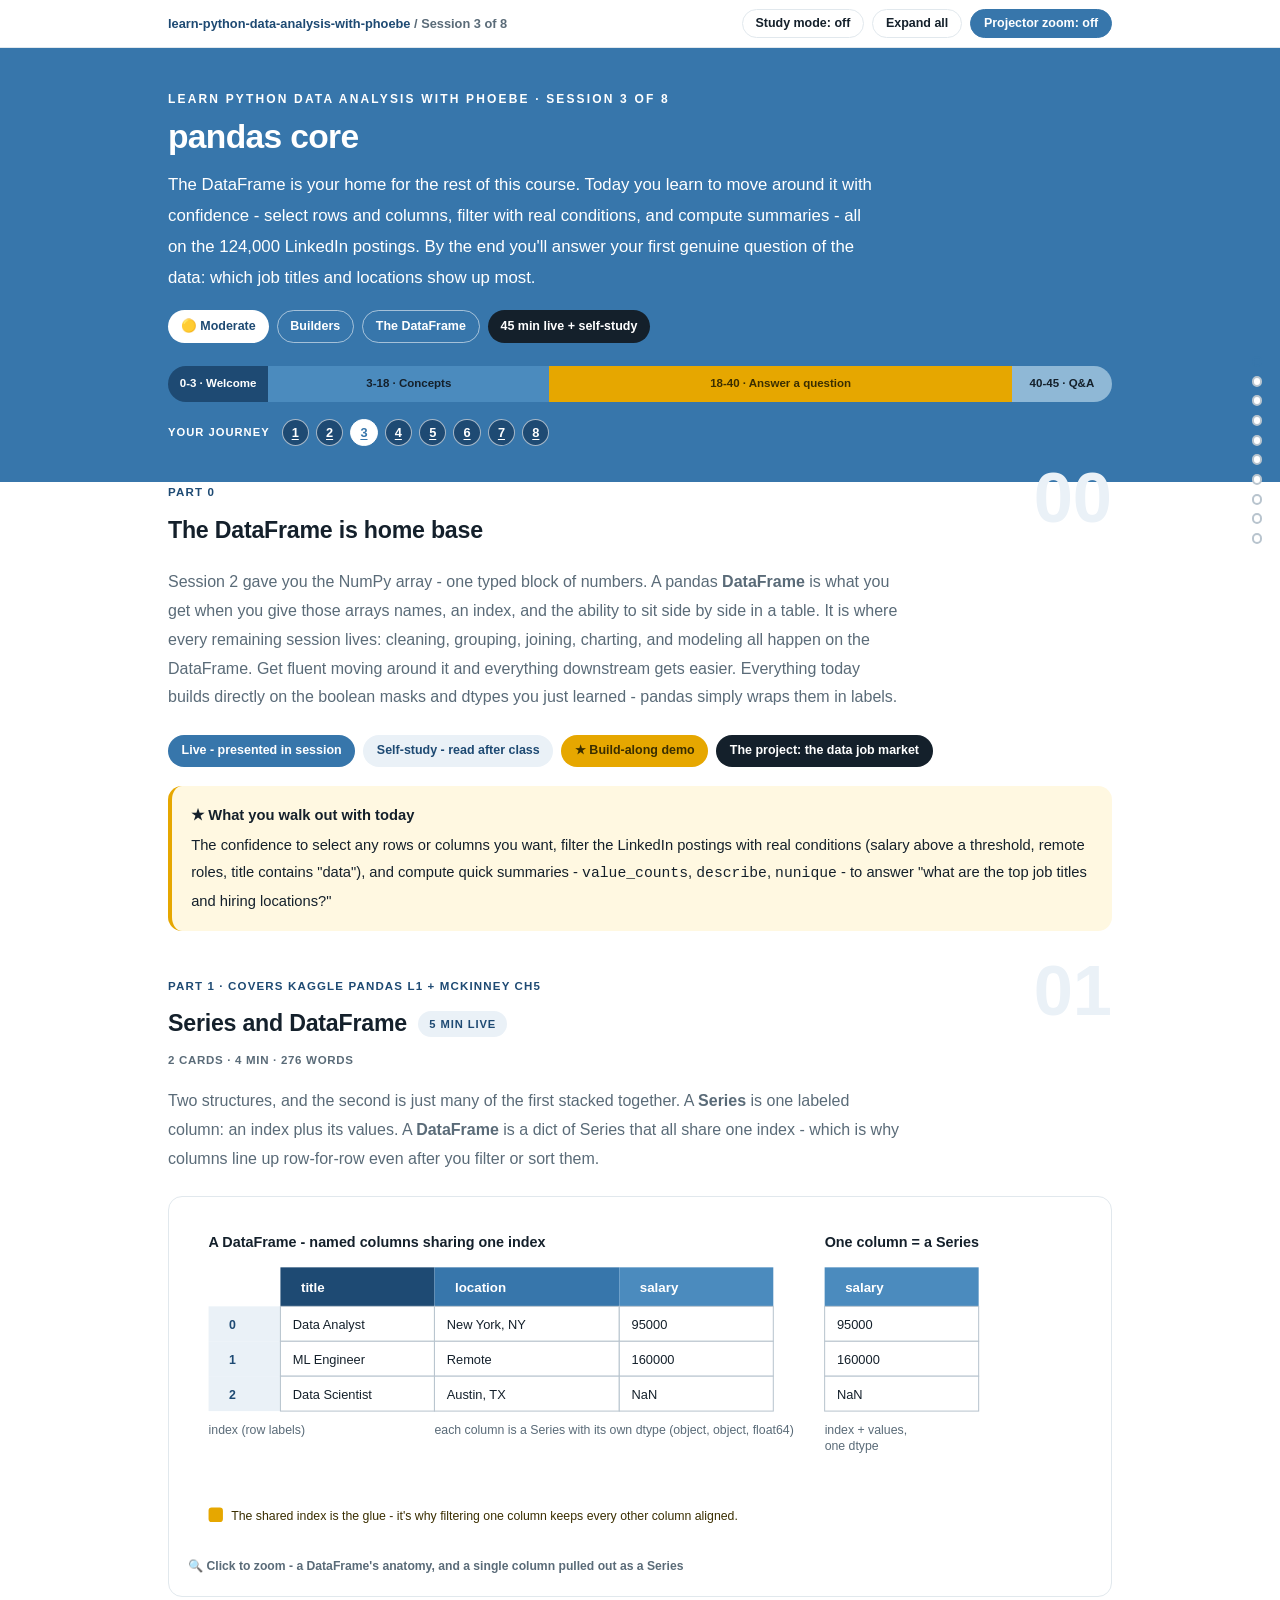
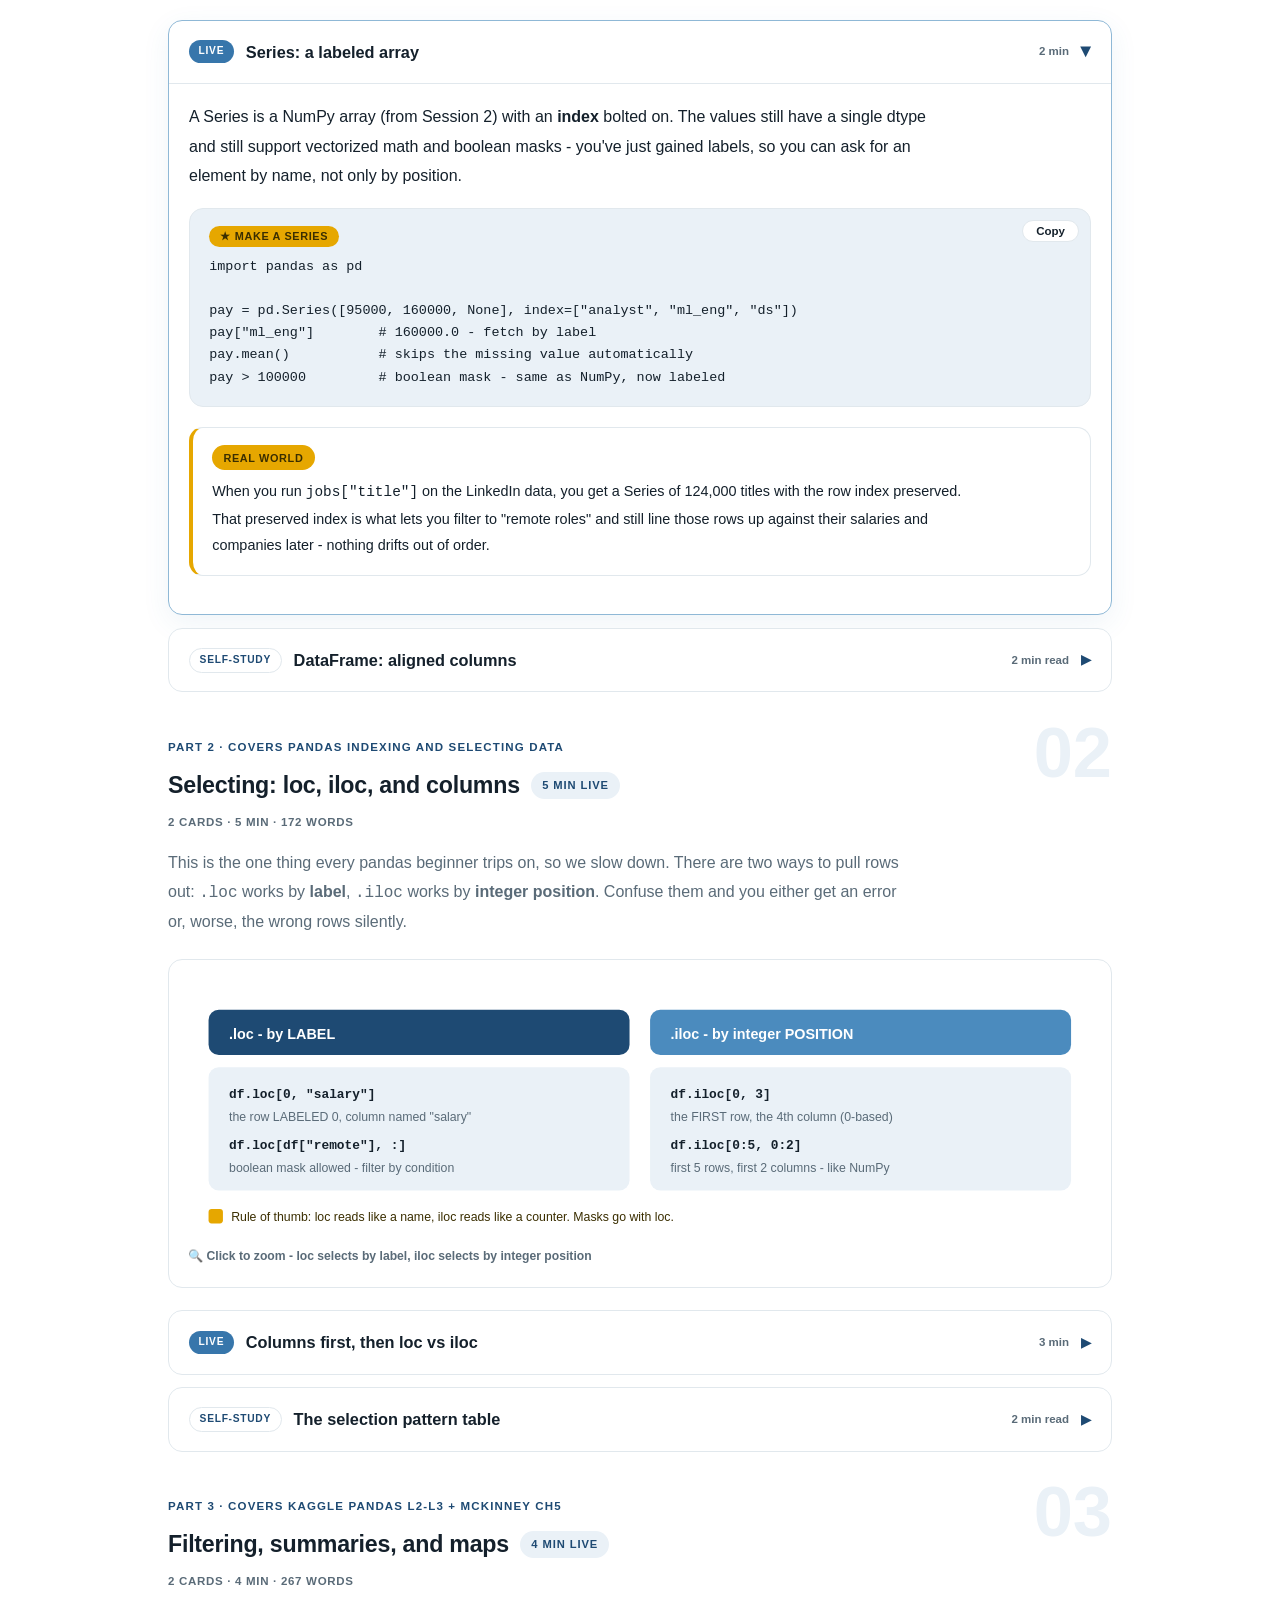
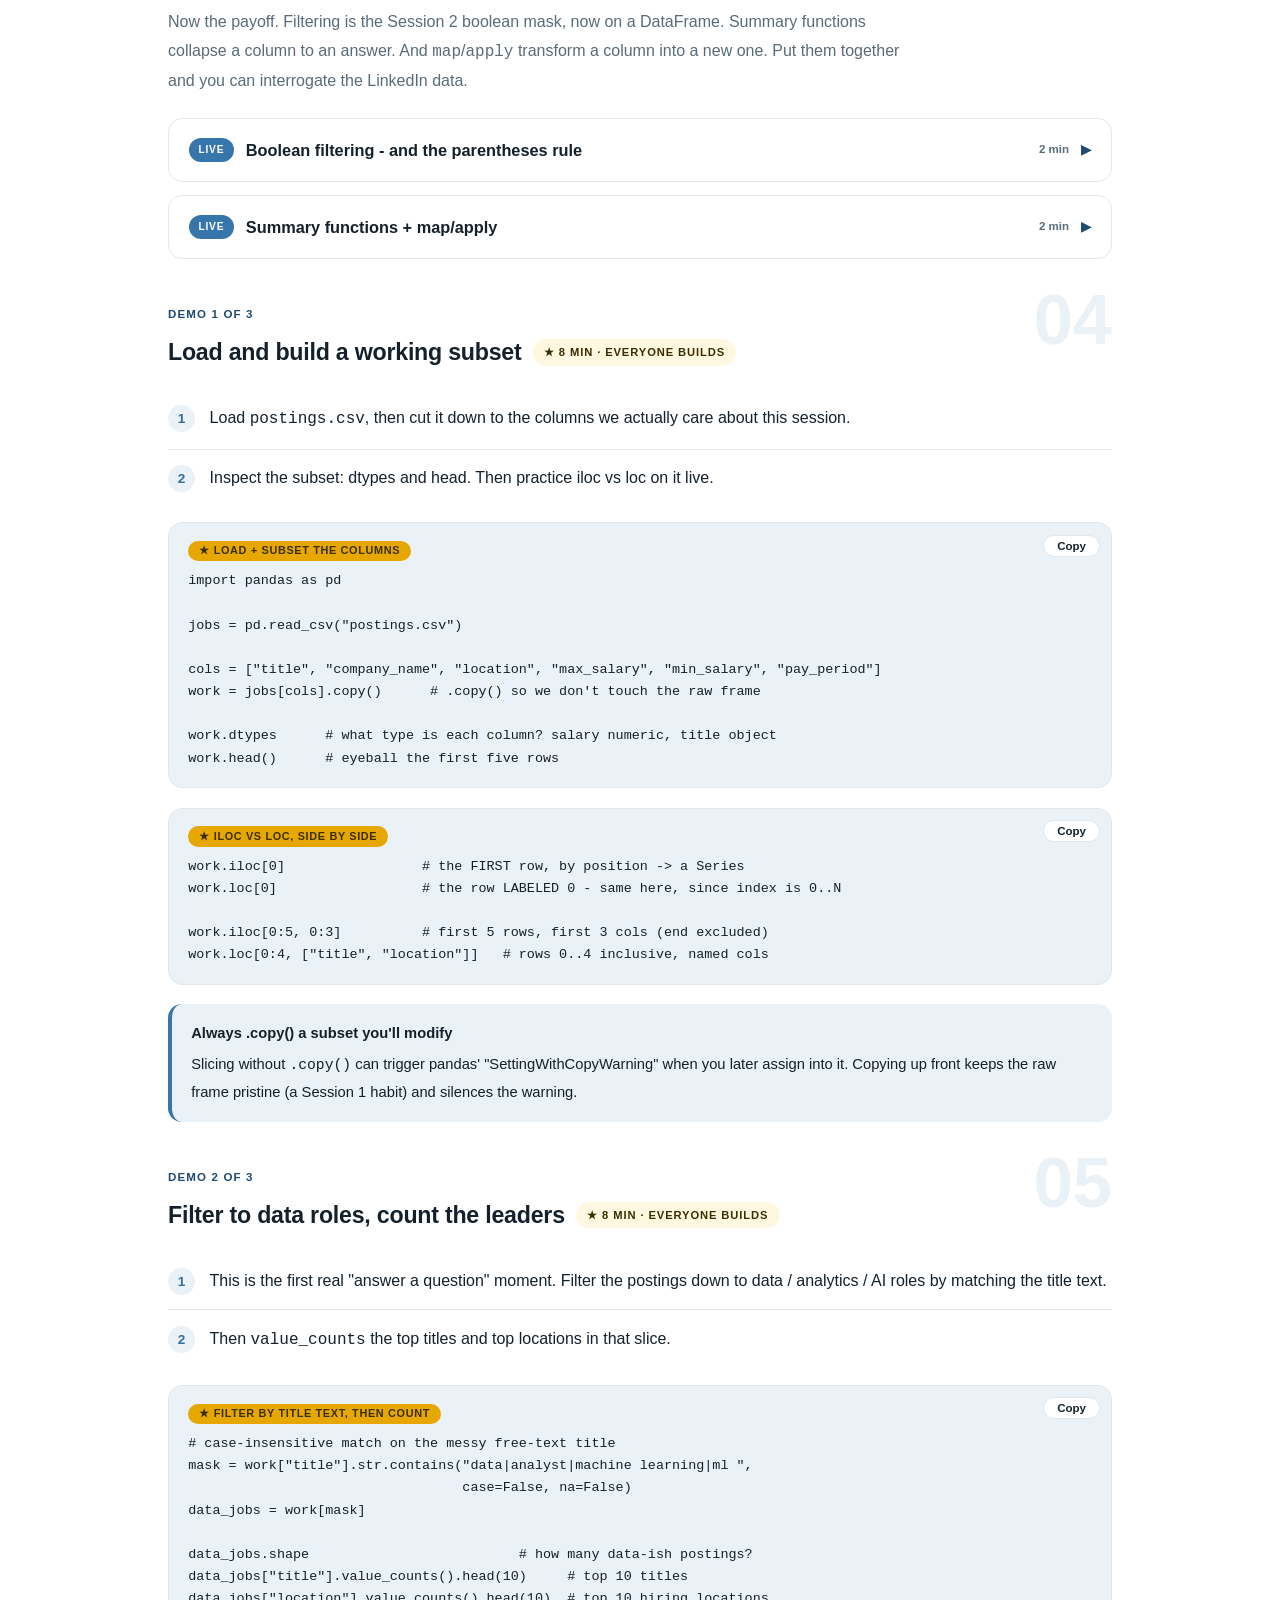
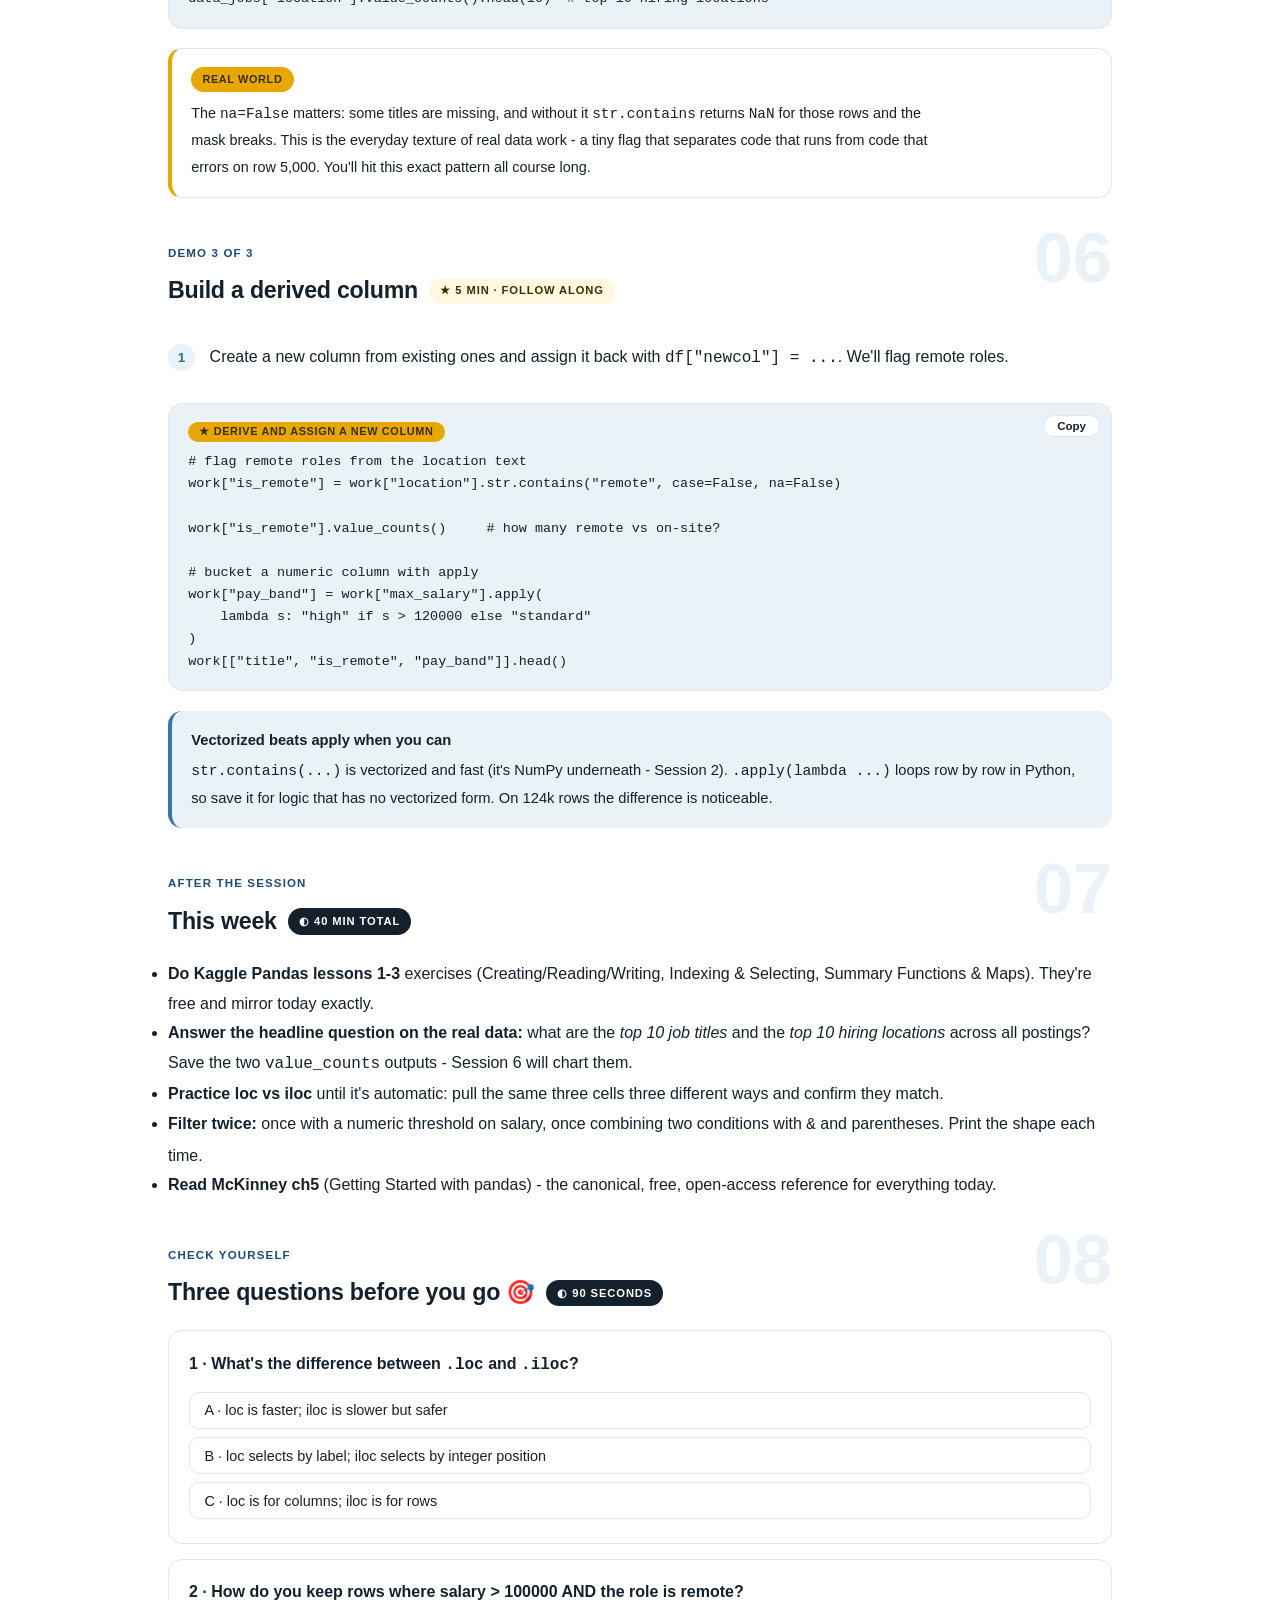
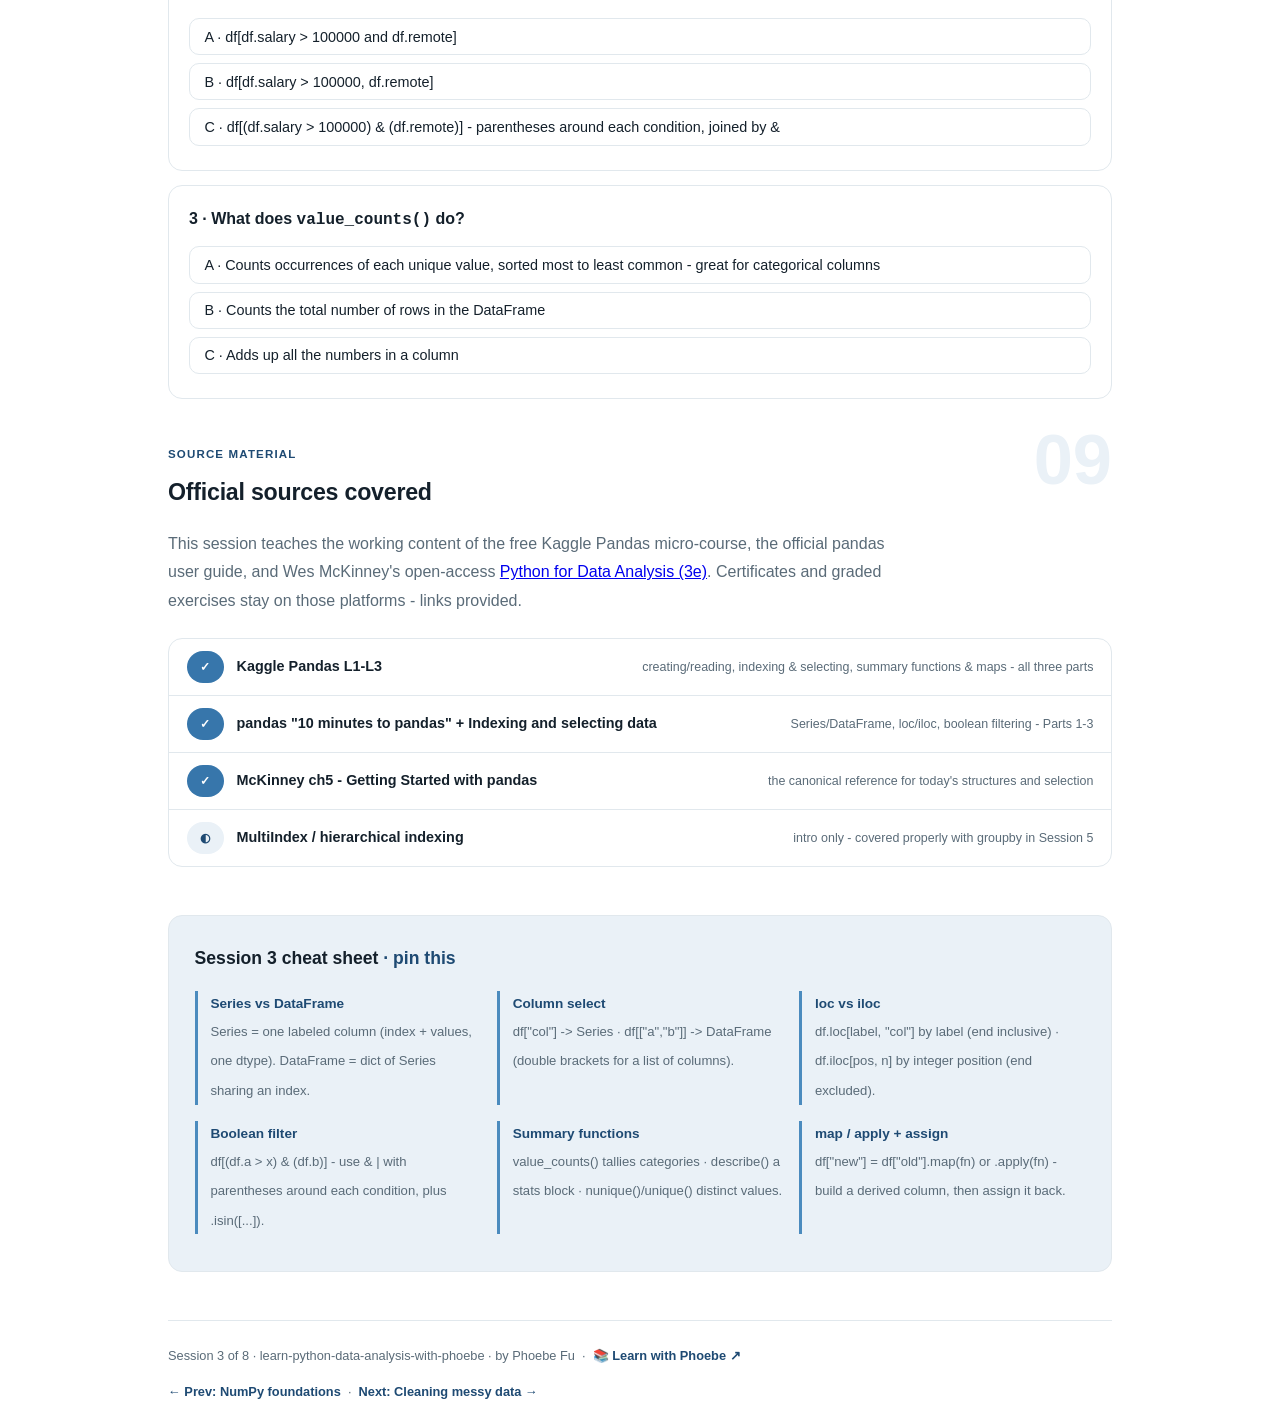
<file: courses/03-pandas-core.html>
<!DOCTYPE html>
<html lang="en">
<head>
<meta charset="UTF-8">
<meta name="viewport" content="width=device-width, initial-scale=1.0">
<!-- social:start -->
<meta name="description" content="Session 2 gave you the NumPy array - one typed block of numbers. A pandas DataFrame is what you get when you give those arrays names, an index, and the ability to sit side by side in a...">
<meta property="og:type" content="article">
<meta property="og:site_name" content="Learn with Phoebe">
<meta property="og:title" content="pandas core - learn python data analysis with phoebe">
<meta property="og:description" content="Session 2 gave you the NumPy array - one typed block of numbers. A pandas DataFrame is what you get when you give those arrays names, an index, and the ability to sit side by side in a...">
<meta property="og:url" content="https://phoebefu6.github.io/learn-python-data-analysis-with-phoebe/courses/03-pandas-core.html">
<meta property="og:image" content="https://phoebefu6.github.io/learn-python-data-analysis-with-phoebe/assets/og-cover.png">
<meta property="og:image:width" content="1200">
<meta property="og:image:height" content="630">
<meta name="twitter:card" content="summary_large_image">
<meta name="twitter:title" content="pandas core - learn python data analysis with phoebe">
<meta name="twitter:description" content="Session 2 gave you the NumPy array - one typed block of numbers. A pandas DataFrame is what you get when you give those arrays names, an index, and the ability to sit side by side in a...">
<meta name="twitter:image" content="https://phoebefu6.github.io/learn-python-data-analysis-with-phoebe/assets/og-cover.png">
<!-- social:end -->
<title>Session 3 · pandas core - learn python data analysis with phoebe</title>
<link rel="stylesheet" href="../assets/style.css?v=28">
</head>
<body>

<div class="toolbar">
  <div class="wrap">
    <span class="crumb"><a href="../index.html">learn-python-data-analysis-with-phoebe</a> / Session 3 of 8</span>
    <button class="btn" id="toggle-all" type="button">Expand all</button>
    <button class="btn primary" id="zoom-toggle" type="button">Projector zoom: off</button>
  </div>
</div>

<header class="masthead">
  <div class="wrap">
    <div class="eyebrow">Learn Python Data Analysis with Phoebe · Session 3 of 8</div>
    <h1>pandas <span class="accent">core</span></h1>
    <p class="sub">The DataFrame is your home for the rest of this course. Today you learn to move around it with confidence - select rows and columns, filter with real conditions, and compute summaries - all on the 124,000 LinkedIn postings. By the end you'll answer your first genuine question of the data: which job titles and locations show up most.</p>
    <div class="chip-row">
      <span class="chip level">🟡 Moderate</span>
      <span class="chip audience">Builders</span>
      <span class="chip audience">The DataFrame</span>
      <span class="chip time">45 min live + self-study</span>
    </div>
    <div class="agenda">
      <span class="a1" style="flex:1">0-3 · Welcome</span>
      <span class="a2" style="flex:3">3-18 · Concepts</span>
      <span class="a3" style="flex:5">18-40 · Answer a question</span>
      <span class="a4" style="flex:1">40-45 · Q&amp;A</span>
    </div>
  </div>
</header>

<main class="wrap">

  <!-- ============ INTRO ============ -->
  <section class="section" id="intro">
    <div class="section-kicker">
      <span class="klabel">Part 0</span>
      <h2>The DataFrame is home base</h2>
    </div>
    <p class="lede">Session 2 gave you the NumPy array - one typed block of numbers. A pandas <strong>DataFrame</strong> is what you get when you give those arrays names, an index, and the ability to sit side by side in a table. It is where every remaining session lives: cleaning, grouping, joining, charting, and modeling all happen on the DataFrame. Get fluent moving around it and everything downstream gets easier. Everything today builds directly on the boolean masks and dtypes you just learned - pandas simply wraps them in labels.</p>
    <div class="legend">
      <span class="pill solid">Live - presented in session</span>
      <span class="pill light">Self-study - read after class</span>
      <span class="pill amber">★ Build-along demo</span>
      <span class="pill inkpill">The project: the data job market</span>
    </div>
    <div class="callout win">
      <strong>★ What you walk out with today</strong>
      The confidence to select any rows or columns you want, filter the LinkedIn postings with real conditions (salary above a threshold, remote roles, title contains "data"), and compute quick summaries - <code>value_counts</code>, <code>describe</code>, <code>nunique</code> - to answer "what are the top job titles and hiring locations?"
    </div>
  </section>

  <!-- ============ PART 1: SERIES & DATAFRAME ============ -->
  <section class="section" id="structures">
    <div class="section-kicker">
      <span class="klabel">Part 1 · covers Kaggle Pandas L1 + McKinney ch5</span>
      <h2>Series and DataFrame <span class="tag concept">5 min live</span></h2>
    </div>
    <p class="lede">Two structures, and the second is just many of the first stacked together. A <strong>Series</strong> is one labeled column: an index plus its values. A <strong>DataFrame</strong> is a dict of Series that all share one index - which is why columns line up row-for-row even after you filter or sort them.</p>

    <figure class="zoomable">
      <svg viewBox="0 0 880 320" xmlns="http://www.w3.org/2000/svg" role="img" aria-label="Anatomy of a DataFrame: an index down the left, named columns across the top, values in the grid, each column a Series with its own dtype">
        <style>
          .pdaT { font: 700 14px Inter, sans-serif; fill: #14202B; }
          .pdaH { font: 700 13px Inter, sans-serif; fill: #FFFFFF; }
          .pdaV { font: 400 12.5px Inter, sans-serif; fill: #14202B; }
          .pdaX { font: 400 12px Inter, sans-serif; fill: #5A6B78; }
          .pdaL { font: 700 12px Inter, sans-serif; fill: #1E4A73; }
          .pdaN { font: 400 12px Inter, sans-serif; fill: #3A2E00; }
        </style>
        <text class="pdaT" x="20" y="30">A DataFrame - named columns sharing one index</text>

        <!-- header row -->
        <rect x="90" y="50" width="150" height="38" fill="#1E4A73"/>
        <rect x="240" y="50" width="180" height="38" fill="#3776AB"/>
        <rect x="420" y="50" width="150" height="38" fill="#4B8BBE"/>
        <text class="pdaH" x="110" y="74">title</text>
        <text class="pdaH" x="260" y="74">location</text>
        <text class="pdaH" x="440" y="74">salary</text>

        <!-- index col -->
        <rect x="20" y="88" width="70" height="34" fill="#EAF1F7"/>
        <rect x="20" y="122" width="70" height="34" fill="#EAF1F7"/>
        <rect x="20" y="156" width="70" height="34" fill="#EAF1F7"/>
        <text class="pdaL" x="40" y="110">0</text>
        <text class="pdaL" x="40" y="144">1</text>
        <text class="pdaL" x="40" y="178">2</text>

        <!-- rows -->
        <rect x="90" y="88" width="150" height="34" fill="#FFFFFF" stroke="#B8C4CE"/>
        <rect x="240" y="88" width="180" height="34" fill="#FFFFFF" stroke="#B8C4CE"/>
        <rect x="420" y="88" width="150" height="34" fill="#FFFFFF" stroke="#B8C4CE"/>
        <text class="pdaV" x="102" y="110">Data Analyst</text>
        <text class="pdaV" x="252" y="110">New York, NY</text>
        <text class="pdaV" x="432" y="110">95000</text>

        <rect x="90" y="122" width="150" height="34" fill="#FFFFFF" stroke="#B8C4CE"/>
        <rect x="240" y="122" width="180" height="34" fill="#FFFFFF" stroke="#B8C4CE"/>
        <rect x="420" y="122" width="150" height="34" fill="#FFFFFF" stroke="#B8C4CE"/>
        <text class="pdaV" x="102" y="144">ML Engineer</text>
        <text class="pdaV" x="252" y="144">Remote</text>
        <text class="pdaV" x="432" y="144">160000</text>

        <rect x="90" y="156" width="150" height="34" fill="#FFFFFF" stroke="#B8C4CE"/>
        <rect x="240" y="156" width="180" height="34" fill="#FFFFFF" stroke="#B8C4CE"/>
        <rect x="420" y="156" width="150" height="34" fill="#FFFFFF" stroke="#B8C4CE"/>
        <text class="pdaV" x="102" y="178">Data Scientist</text>
        <text class="pdaV" x="252" y="178">Austin, TX</text>
        <text class="pdaV" x="432" y="178">NaN</text>

        <text class="pdaX" x="20" y="212">index (row labels)</text>
        <text class="pdaX" x="240" y="212">each column is a Series with its own dtype (object, object, float64)</text>

        <!-- pulled-out series -->
        <text class="pdaT" x="620" y="30">One column = a Series</text>
        <rect x="620" y="50" width="150" height="38" fill="#4B8BBE"/>
        <text class="pdaH" x="640" y="74">salary</text>
        <rect x="620" y="88" width="150" height="34" fill="#FFFFFF" stroke="#B8C4CE"/>
        <rect x="620" y="122" width="150" height="34" fill="#FFFFFF" stroke="#B8C4CE"/>
        <rect x="620" y="156" width="150" height="34" fill="#FFFFFF" stroke="#B8C4CE"/>
        <text class="pdaV" x="632" y="110">95000</text>
        <text class="pdaV" x="632" y="144">160000</text>
        <text class="pdaV" x="632" y="178">NaN</text>
        <text class="pdaX" x="620" y="212">index + values,</text>
        <text class="pdaX" x="620" y="228">one dtype</text>

        <rect x="20" y="284" width="14" height="14" rx="3" fill="#E6A700"/>
        <text class="pdaN" x="42" y="296">The shared index is the glue - it's why filtering one column keeps every other column aligned.</text>
      </svg>
      <figcaption>🔍 Click to zoom - a DataFrame's anatomy, and a single column pulled out as a Series</figcaption>
    </figure>

    <details class="card" open>
      <summary><span class="mode live">Live</span>Series: a labeled array<span class="mini">2 min</span><span class="caret">▶</span></summary>
      <div class="body">
        <p>A Series is a NumPy array (from Session 2) with an <strong>index</strong> bolted on. The values still have a single dtype and still support vectorized math and boolean masks - you've just gained labels, so you can ask for an element by name, not only by position.</p>
        <div class="prompt-box good"><span class="label">★ Make a Series</span>import pandas as pd

pay = pd.Series([95000, 160000, None], index=["analyst", "ml_eng", "ds"])
pay["ml_eng"]        # 160000.0 - fetch by label
pay.mean()           # skips the missing value automatically
pay > 100000         # boolean mask - same as NumPy, now labeled</div>
        <div class="callout example">
          <span class="ex-pill">Real world</span>
          <p>When you run <code>jobs["title"]</code> on the LinkedIn data, you get a Series of 124,000 titles with the row index preserved. That preserved index is what lets you filter to "remote roles" and still line those rows up against their salaries and companies later - nothing drifts out of order.</p>
        </div>
      </div>
    </details>

    <details class="card">
      <summary><span class="mode self">Self-study</span>DataFrame: aligned columns<span class="mini">2 min read</span><span class="caret">▶</span></summary>
      <div class="body">
        <p>You'll rarely build a DataFrame by hand - <code>read_csv</code> does it for you - but seeing the dict-of-Series construction demystifies it. Every column shares the same index, so pandas can align them automatically even after reordering.</p>
        <div class="prompt-box good"><span class="label">★ DataFrame from a dict of columns</span>df = pd.DataFrame({
    "title":    ["Data Analyst", "ML Engineer", "Data Scientist"],
    "location": ["New York, NY", "Remote", "Austin, TX"],
    "salary":   [95000, 160000, None],
})
df.shape        # (3, 3)
df.dtypes       # object, object, float64 - one dtype per column
df.index        # RangeIndex(start=0, stop=3) - the shared index</div>
        <div class="callout tip">
          <strong>The index is not a column</strong>
          The index labels the rows; it sits to the left of your data. Beginners often try to select it like a column and get confused. Reach the index with <code>df.index</code>, and reset it to a plain column with <code>df.reset_index()</code> when you need it as data.
        </div>
      </div>
    </details>
  </section>

  <!-- ============ PART 2: SELECTING ============ -->
  <section class="section" id="selecting">
    <div class="section-kicker">
      <span class="klabel">Part 2 · covers pandas Indexing and selecting data</span>
      <h2>Selecting: loc, iloc, and columns <span class="tag concept">5 min live</span></h2>
    </div>
    <p class="lede">This is the one thing every pandas beginner trips on, so we slow down. There are two ways to pull rows out: <code>.loc</code> works by <strong>label</strong>, <code>.iloc</code> works by <strong>integer position</strong>. Confuse them and you either get an error or, worse, the wrong rows silently.</p>

    <figure class="zoomable">
      <svg viewBox="0 0 880 250" xmlns="http://www.w3.org/2000/svg" role="img" aria-label="Two lanes comparing loc which selects by label against iloc which selects by integer position">
        <style>
          .pdbT { font: 700 14px Inter, sans-serif; fill: #FFFFFF; }
          .pdbH { font: 700 14px Inter, sans-serif; fill: #14202B; }
          .pdbC { font: 600 12.5px 'Courier New', monospace; fill: #14202B; }
          .pdbX { font: 400 12px Inter, sans-serif; fill: #5A6B78; }
          .pdbN { font: 400 12px Inter, sans-serif; fill: #3A2E00; }
        </style>
        <rect x="20" y="30" width="410" height="44" rx="10" fill="#1E4A73"/>
        <text class="pdbT" x="40" y="58">.loc  -  by LABEL</text>
        <rect x="450" y="30" width="410" height="44" rx="10" fill="#4B8BBE"/>
        <text class="pdbT" x="470" y="58">.iloc  -  by integer POSITION</text>

        <rect x="20" y="86" width="410" height="120" rx="10" fill="#EAF1F7"/>
        <text class="pdbC" x="40" y="116">df.loc[0, "salary"]</text>
        <text class="pdbX" x="40" y="138">the row LABELED 0, column named "salary"</text>
        <text class="pdbC" x="40" y="166">df.loc[df["remote"], :]</text>
        <text class="pdbX" x="40" y="188">boolean mask allowed - filter by condition</text>

        <rect x="450" y="86" width="410" height="120" rx="10" fill="#EAF1F7"/>
        <text class="pdbC" x="470" y="116">df.iloc[0, 3]</text>
        <text class="pdbX" x="470" y="138">the FIRST row, the 4th column (0-based)</text>
        <text class="pdbC" x="470" y="166">df.iloc[0:5, 0:2]</text>
        <text class="pdbX" x="470" y="188">first 5 rows, first 2 columns - like NumPy</text>

        <rect x="20" y="224" width="14" height="14" rx="3" fill="#E6A700"/>
        <text class="pdbN" x="42" y="236">Rule of thumb: loc reads like a name, iloc reads like a counter. Masks go with loc.</text>
      </svg>
      <figcaption>🔍 Click to zoom - loc selects by label, iloc selects by integer position</figcaption>
    </figure>

    <details class="card">
      <summary><span class="mode live">Live</span>Columns first, then loc vs iloc<span class="mini">3 min</span><span class="caret">▶</span></summary>
      <div class="body">
        <p>Selecting a <strong>column</strong> is the everyday move: <code>df["salary"]</code> returns a Series, and a list of names <code>df[["title", "salary"]]</code> returns a smaller DataFrame. Note the double brackets - a list inside the brackets - whenever you want more than one column back as a table.</p>
        <div class="prompt-box good"><span class="label">★ Columns, then rows two ways</span>df["salary"]                 # one column -> a Series
df[["title", "salary"]]      # a list of columns -> a DataFrame

df.loc[0, "salary"]          # label-based: row labeled 0, salary column
df.iloc[0, 3]                # position-based: 1st row, 4th column

df.loc[0:4, ["title", "salary"]]   # loc slice is INCLUSIVE of 4
df.iloc[0:5, 0:2]                  # iloc slice EXCLUDES 5 (like Python)</div>
        <div class="callout tip">
          <strong>The gotcha that bites everyone</strong>
          <code>.loc</code> slices are inclusive of the end label; <code>.iloc</code> slices exclude the end position, just like normal Python. <code>df.loc[0:4]</code> gives five rows; <code>df.iloc[0:4]</code> gives four. When in doubt, print the shape.
        </div>
      </div>
    </details>

    <details class="card">
      <summary><span class="mode self">Self-study</span>The selection pattern table<span class="mini">2 min read</span><span class="caret">▶</span></summary>
      <div class="body">
        <table class="clean">
          <thead><tr><th>You want</th><th>Write</th><th>Returns</th></tr></thead>
          <tbody>
            <tr><td>One column</td><td>df["salary"]</td><td>Series</td></tr>
            <tr><td>Several columns</td><td>df[["title", "salary"]]</td><td>DataFrame</td></tr>
            <tr><td>One cell by label</td><td>df.loc[10, "salary"]</td><td>a scalar</td></tr>
            <tr><td>Rows + cols by label</td><td>df.loc[0:4, ["title"]]</td><td>DataFrame (end inclusive)</td></tr>
            <tr><td>Rows + cols by position</td><td>df.iloc[0:5, 0:2]</td><td>DataFrame (end excluded)</td></tr>
            <tr><td>Rows matching a condition</td><td>df.loc[df["remote"]]</td><td>filtered DataFrame</td></tr>
          </tbody>
        </table>
      </div>
    </details>
  </section>

  <!-- ============ PART 3: FILTERING & SUMMARY ============ -->
  <section class="section" id="filtering">
    <div class="section-kicker">
      <span class="klabel">Part 3 · covers Kaggle Pandas L2-L3 + McKinney ch5</span>
      <h2>Filtering, summaries, and maps <span class="tag concept">4 min live</span></h2>
    </div>
    <p class="lede">Now the payoff. Filtering is the Session 2 boolean mask, now on a DataFrame. Summary functions collapse a column to an answer. And <code>map</code>/<code>apply</code> transform a column into a new one. Put them together and you can interrogate the LinkedIn data.</p>

    <details class="card">
      <summary><span class="mode live">Live</span>Boolean filtering - and the parentheses rule<span class="mini">2 min</span><span class="caret">▶</span></summary>
      <div class="body">
        <p>Pass a boolean mask into the brackets and pandas keeps only the rows where it's <code>True</code>. Combine conditions with <code>&amp;</code> (and) and <code>|</code> (or) - never Python's <code>and</code>/<code>or</code> - and <strong>wrap each condition in parentheses</strong>, because <code>&amp;</code> binds tighter than <code>&gt;</code> and will misfire without them.</p>
        <div class="prompt-box good"><span class="label">★ Filter with combined conditions</span># each condition in its own parentheses, joined by &amp; / |
high_remote = df[(df["salary"] &gt; 100000) &amp; (df["remote"])]

# "or" example
di = df[(df["title"].str.contains("Data")) | (df["title"].str.contains("ML"))]

# membership - cleaner than chaining many ==
big3 = df[df["location"].isin(["New York, NY", "Remote", "Austin, TX"])]</div>
        <div class="prompt-box bad"><span class="label">Don't - Python and/or on Series raises an error</span>df[df["salary"] &gt; 100000 and df["remote"]]   # ValueError: ambiguous truth value
# use  &amp;  with parentheses, not  and</div>
      </div>
    </details>

    <details class="card">
      <summary><span class="mode live">Live</span>Summary functions + map/apply<span class="mini">2 min</span><span class="caret">▶</span></summary>
      <div class="body">
        <p>Summary functions turn a column into an answer: <code>.mean()</code>, <code>.describe()</code> (a whole stats block at once), <code>.unique()</code> and <code>.nunique()</code> (distinct values and how many), and the analyst's favorite, <code>.value_counts()</code>, which tallies each distinct value sorted from most to least common.</p>
        <div class="prompt-box good"><span class="label">★ Summaries + a derived column</span>df["title"].value_counts().head(10)   # top 10 job titles by frequency
df["salary"].describe()                # count, mean, std, min, quartiles, max
df["location"].nunique()               # how many distinct locations?

# map/apply build a new column from an old one
df["remote"] = df["location"].map(lambda x: x == "Remote")
df["pay_band"] = df["salary"].apply(lambda s: "high" if s &gt; 120000 else "standard")</div>
        <div class="callout example">
          <span class="ex-pill">Real world</span>
          <p>Run <code>value_counts</code> on the LinkedIn <code>title</code> column and you meet the dataset's messiest reality: "Data Analyst", "Data analyst", "Sr. Data Analyst", and "Data Analyst II" all count separately. Seeing that tally is the moment you understand why Session 4 spends real time normalizing titles - the counts lie until you clean them.</p>
        </div>
      </div>
    </details>
  </section>

  <!-- ============ DEMO 1 ============ -->
  <section class="section" id="demo-1">
    <div class="section-kicker">
      <span class="klabel">Demo 1 of 3</span>
      <h2>Load and build a working subset <span class="tag demo">★ 8 min · everyone builds</span></h2>
    </div>
    <div class="steps">
      <div class="step"><p>Load <code>postings.csv</code>, then cut it down to the columns we actually care about this session.</p></div>
      <div class="step"><p>Inspect the subset: dtypes and head. Then practice iloc vs loc on it live.</p></div>
    </div>
    <div class="prompt-box good"><span class="label">★ Load + subset the columns</span>import pandas as pd

jobs = pd.read_csv("postings.csv")

cols = ["title", "company_name", "location", "max_salary", "min_salary", "pay_period"]
work = jobs[cols].copy()      # .copy() so we don't touch the raw frame

work.dtypes      # what type is each column? salary numeric, title object
work.head()      # eyeball the first five rows</div>
    <div class="prompt-box good"><span class="label">★ iloc vs loc, side by side</span>work.iloc[0]                 # the FIRST row, by position -> a Series
work.loc[0]                  # the row LABELED 0 - same here, since index is 0..N

work.iloc[0:5, 0:3]          # first 5 rows, first 3 cols (end excluded)
work.loc[0:4, ["title", "location"]]   # rows 0..4 inclusive, named cols</div>
    <div class="callout tip">
      <strong>Always .copy() a subset you'll modify</strong>
      Slicing without <code>.copy()</code> can trigger pandas' "SettingWithCopyWarning" when you later assign into it. Copying up front keeps the raw frame pristine (a Session 1 habit) and silences the warning.
    </div>
  </section>

  <!-- ============ DEMO 2 ============ -->
  <section class="section" id="demo-2">
    <div class="section-kicker">
      <span class="klabel">Demo 2 of 3</span>
      <h2>Filter to data roles, count the leaders <span class="tag demo">★ 8 min · everyone builds</span></h2>
    </div>
    <div class="steps">
      <div class="step"><p>This is the first real "answer a question" moment. Filter the postings down to data / analytics / AI roles by matching the title text.</p></div>
      <div class="step"><p>Then <code>value_counts</code> the top titles and top locations in that slice.</p></div>
    </div>
    <div class="prompt-box good"><span class="label">★ Filter by title text, then count</span># case-insensitive match on the messy free-text title
mask = work["title"].str.contains("data|analyst|machine learning|ml ",
                                  case=False, na=False)
data_jobs = work[mask]

data_jobs.shape                          # how many data-ish postings?
data_jobs["title"].value_counts().head(10)     # top 10 titles
data_jobs["location"].value_counts().head(10)  # top 10 hiring locations</div>
    <div class="callout example">
      <span class="ex-pill">Real world</span>
      <p>The <code>na=False</code> matters: some titles are missing, and without it <code>str.contains</code> returns <code>NaN</code> for those rows and the mask breaks. This is the everyday texture of real data work - a tiny flag that separates code that runs from code that errors on row 5,000. You'll hit this exact pattern all course long.</p>
    </div>
  </section>

  <!-- ============ DEMO 3 ============ -->
  <section class="section" id="demo-3">
    <div class="section-kicker">
      <span class="klabel">Demo 3 of 3</span>
      <h2>Build a derived column <span class="tag demo">★ 5 min · follow along</span></h2>
    </div>
    <div class="steps">
      <div class="step"><p>Create a new column from existing ones and assign it back with <code>df["newcol"] = ...</code>. We'll flag remote roles.</p></div>
    </div>
    <div class="prompt-box good"><span class="label">★ Derive and assign a new column</span># flag remote roles from the location text
work["is_remote"] = work["location"].str.contains("remote", case=False, na=False)

work["is_remote"].value_counts()     # how many remote vs on-site?

# bucket a numeric column with apply
work["pay_band"] = work["max_salary"].apply(
    lambda s: "high" if s &gt; 120000 else "standard"
)
work[["title", "is_remote", "pay_band"]].head()</div>
    <div class="callout tip">
      <strong>Vectorized beats apply when you can</strong>
      <code>str.contains(...)</code> is vectorized and fast (it's NumPy underneath - Session 2). <code>.apply(lambda ...)</code> loops row by row in Python, so save it for logic that has no vectorized form. On 124k rows the difference is noticeable.
    </div>
  </section>

  <!-- ============ HOMEWORK ============ -->
  <section class="section" id="exercise">
    <div class="section-kicker">
      <span class="klabel">After the session</span>
      <h2>This week <span class="tag exercise">◐ 40 min total</span></h2>
    </div>
    <ul>
      <li><strong>Do Kaggle Pandas lessons 1-3</strong> exercises (Creating/Reading/Writing, Indexing &amp; Selecting, Summary Functions &amp; Maps). They're free and mirror today exactly.</li>
      <li><strong>Answer the headline question on the real data:</strong> what are the <em>top 10 job titles</em> and the <em>top 10 hiring locations</em> across all postings? Save the two <code>value_counts</code> outputs - Session 6 will chart them.</li>
      <li><strong>Practice loc vs iloc</strong> until it's automatic: pull the same three cells three different ways and confirm they match.</li>
      <li><strong>Filter twice:</strong> once with a numeric threshold on salary, once combining two conditions with <code>&amp;</code> and parentheses. Print the shape each time.</li>
      <li><strong>Read McKinney ch5</strong> (Getting Started with pandas) - the canonical, free, open-access reference for everything today.</li>
    </ul>
  </section>

  <!-- ============ QUIZ ============ -->
  <section class="section" id="quiz">
    <div class="section-kicker">
      <span class="klabel">Check yourself</span>
      <h2>Three questions before you go 🎯 <span class="tag exercise">◐ 90 seconds</span></h2>
    </div>
    <div class="quiz-q" data-answer="1">
      <p class="qtext">1 · What's the difference between <code>.loc</code> and <code>.iloc</code>?</p>
      <button class="qopt" type="button">A · loc is faster; iloc is slower but safer</button>
      <button class="qopt" type="button">B · loc selects by label; iloc selects by integer position</button>
      <button class="qopt" type="button">C · loc is for columns; iloc is for rows</button>
      <p class="qwhy">loc reads like a name (row labeled 0), iloc reads like a counter (the first row). Boolean masks go with loc.</p>
    </div>
    <div class="quiz-q" data-answer="2">
      <p class="qtext">2 · How do you keep rows where salary &gt; 100000 AND the role is remote?</p>
      <button class="qopt" type="button">A · df[df.salary &gt; 100000 and df.remote]</button>
      <button class="qopt" type="button">B · df[df.salary &gt; 100000, df.remote]</button>
      <button class="qopt" type="button">C · df[(df.salary &gt; 100000) &amp; (df.remote)] - parentheses around each condition, joined by &amp;</button>
      <p class="qwhy">On Series you use <code>&amp;</code> / <code>|</code>, not Python's and/or, and each condition needs its own parentheses because <code>&amp;</code> binds tightly.</p>
    </div>
    <div class="quiz-q" data-answer="0">
      <p class="qtext">3 · What does <code>value_counts()</code> do?</p>
      <button class="qopt" type="button">A · Counts occurrences of each unique value, sorted most to least common - great for categorical columns</button>
      <button class="qopt" type="button">B · Counts the total number of rows in the DataFrame</button>
      <button class="qopt" type="button">C · Adds up all the numbers in a column</button>
      <p class="qwhy">It's the fastest way to see the shape of a categorical column - and on the messy title column it also reveals why cleaning is coming in Session 4.</p>
    </div>
    <p class="quiz-score"></p>
  </section>

  <!-- ============ OFFICIAL SOURCES ============ -->
  <section class="section" id="official">
    <div class="section-kicker">
      <span class="klabel">Source material</span>
      <h2>Official sources covered</h2>
    </div>
    <p class="lede">This session teaches the working content of the free Kaggle Pandas micro-course, the official pandas user guide, and Wes McKinney's open-access <a href="https://wesmckinney.com/book/">Python for Data Analysis (3e)</a>. Certificates and graded exercises stay on those platforms - links provided.</p>
    <div class="covered">
      <div class="covered-row"><span class="status pill solid">✓</span><span class="name">Kaggle Pandas L1-L3</span><span class="note">creating/reading, indexing &amp; selecting, summary functions &amp; maps - all three parts</span></div>
      <div class="covered-row"><span class="status pill solid">✓</span><span class="name">pandas "10 minutes to pandas" + Indexing and selecting data</span><span class="note">Series/DataFrame, loc/iloc, boolean filtering - Parts 1-3</span></div>
      <div class="covered-row"><span class="status pill solid">✓</span><span class="name">McKinney ch5 - Getting Started with pandas</span><span class="note">the canonical reference for today's structures and selection</span></div>
      <div class="covered-row"><span class="status pill light">◐</span><span class="name">MultiIndex / hierarchical indexing</span><span class="note">intro only - covered properly with groupby in Session 5</span></div>
    </div>
  </section>

  <!-- ============ CHEAT SHEET ============ -->
  <section class="cheat" id="cheatsheet">
    <h3>Session 3 cheat sheet <span>· pin this</span></h3>
    <div class="grid-2">
      <div class="cheat-item"><b>Series vs DataFrame</b><span>Series = one labeled column (index + values, one dtype). DataFrame = dict of Series sharing an index.</span></div>
      <div class="cheat-item"><b>Column select</b><span>df["col"] -> Series · df[["a","b"]] -> DataFrame (double brackets for a list of columns).</span></div>
      <div class="cheat-item"><b>loc vs iloc</b><span>df.loc[label, "col"] by label (end inclusive) · df.iloc[pos, n] by integer position (end excluded).</span></div>
      <div class="cheat-item"><b>Boolean filter</b><span>df[(df.a &gt; x) &amp; (df.b)] - use &amp; | with parentheses around each condition, plus .isin([...]).</span></div>
      <div class="cheat-item"><b>Summary functions</b><span>value_counts() tallies categories · describe() a stats block · nunique()/unique() distinct values.</span></div>
      <div class="cheat-item"><b>map / apply + assign</b><span>df["new"] = df["old"].map(fn) or .apply(fn) - build a derived column, then assign it back.</span></div>
    </div>
  </section>

  <footer class="pagefoot">
    <span>Session 3 of 8 · learn-python-data-analysis-with-phoebe · by Phoebe Fu &nbsp;·&nbsp; 📚 <a href="https://phoebefu6.github.io/learn-with-phoebe/">Learn with Phoebe ↗</a></span>
    <span><a href="02-numpy-foundations.html">← Prev: NumPy foundations</a> &nbsp;·&nbsp; <a href="04-cleaning-messy-data.html">Next: Cleaning messy data →</a></span>
  </footer>

</main>

<script src="../assets/app.js?v=26"></script>
</body>
</html>
</file>
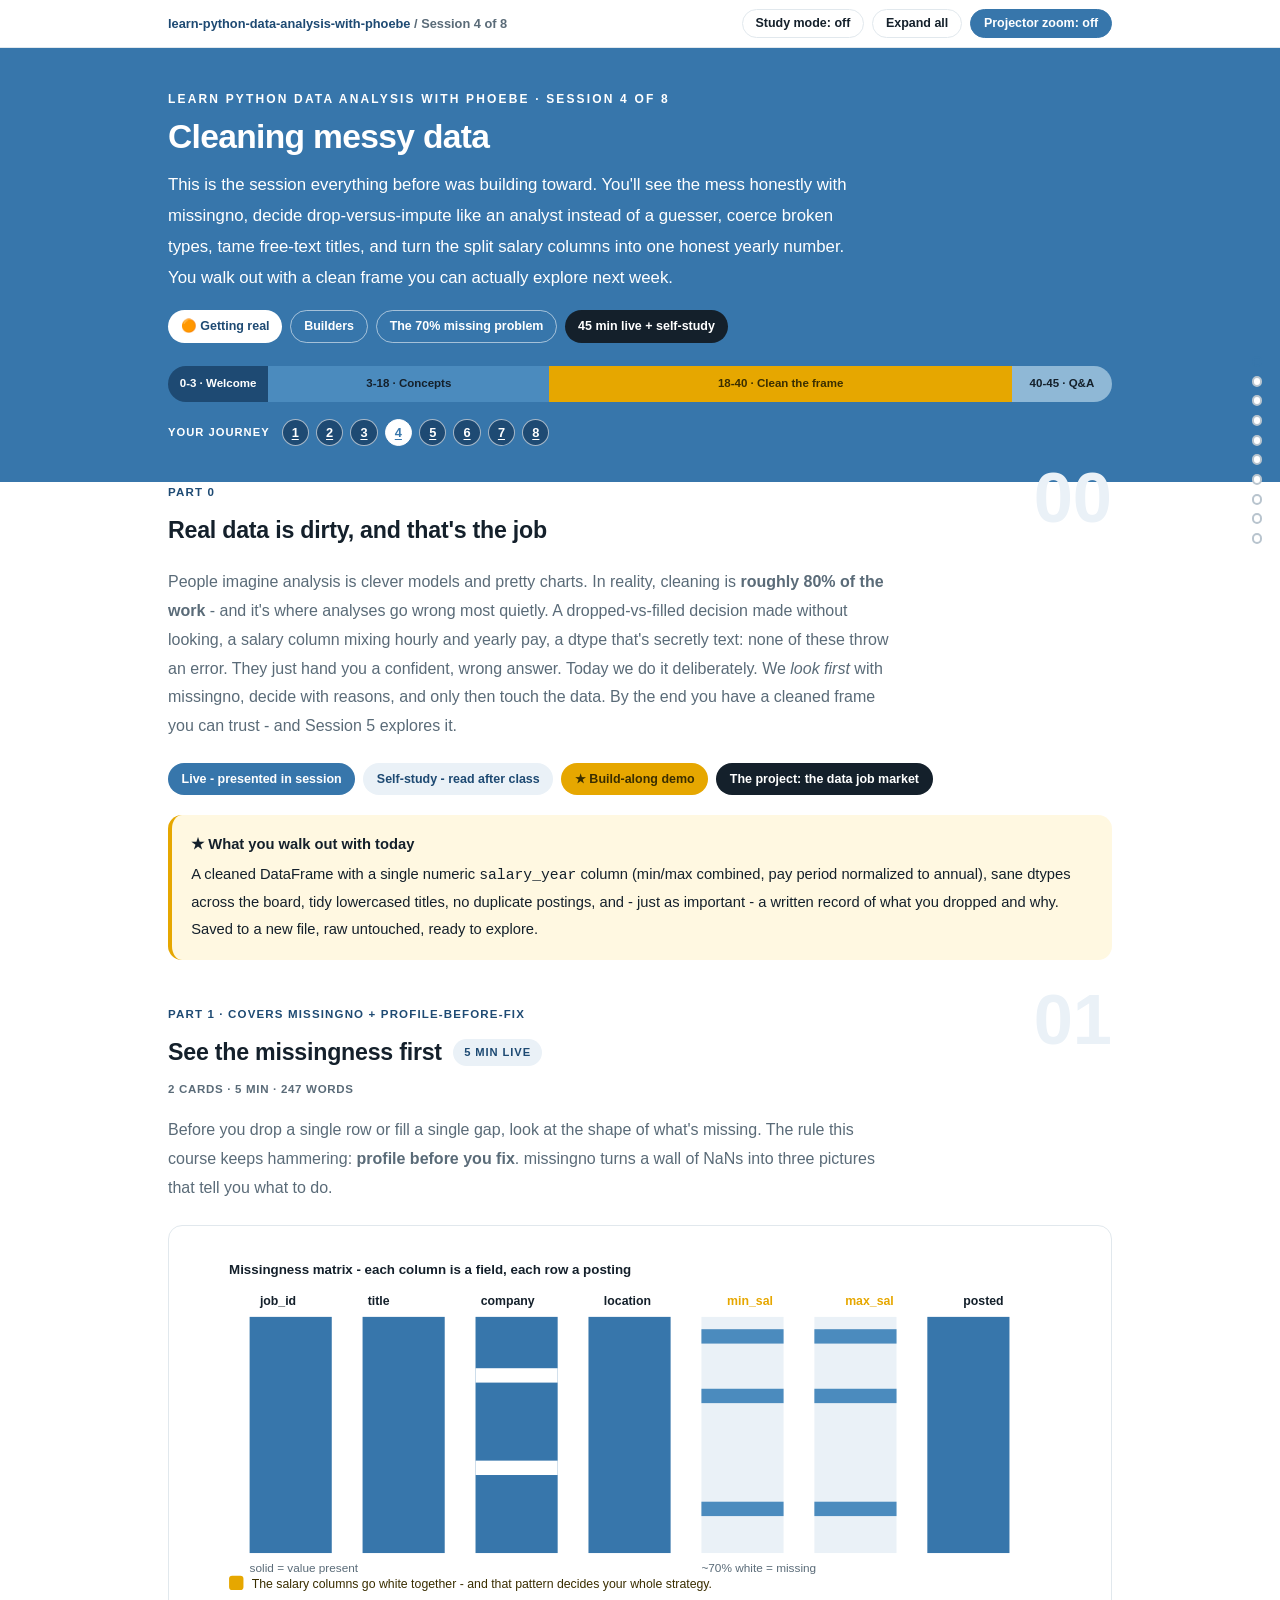
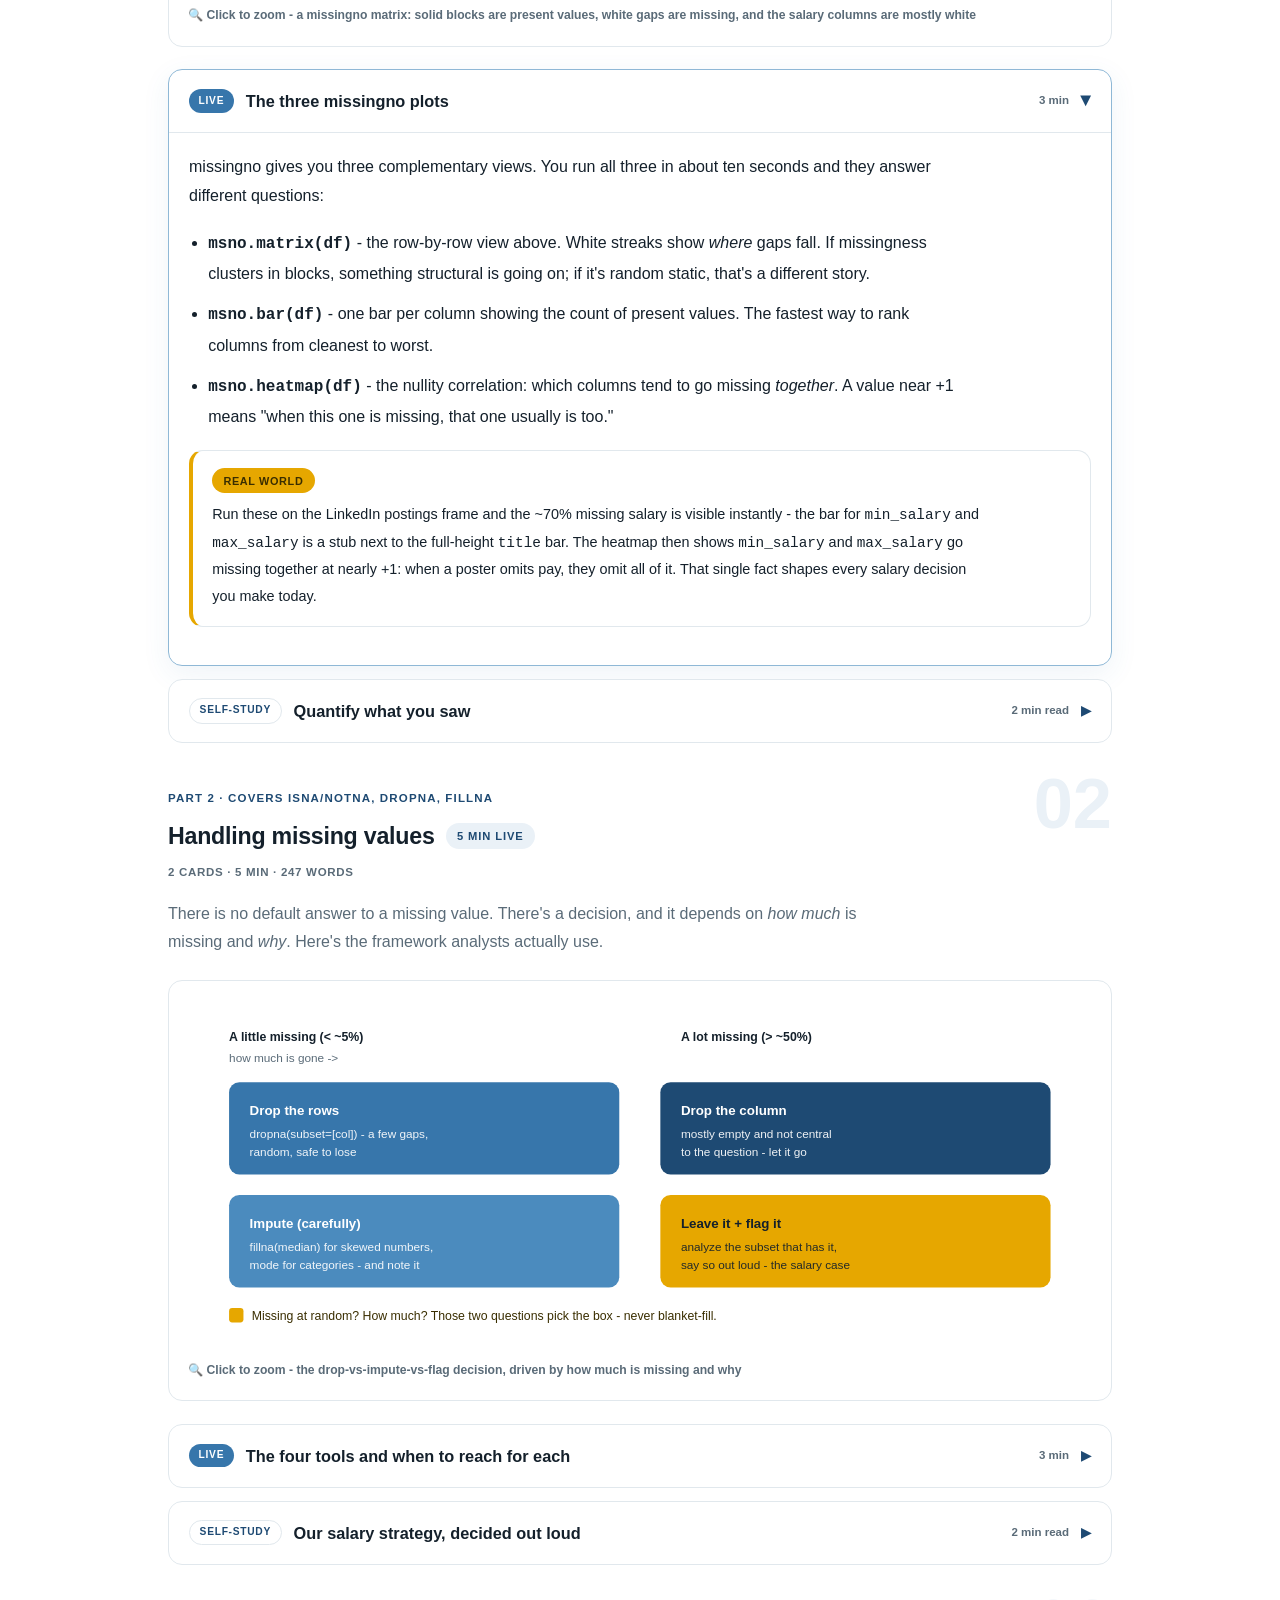
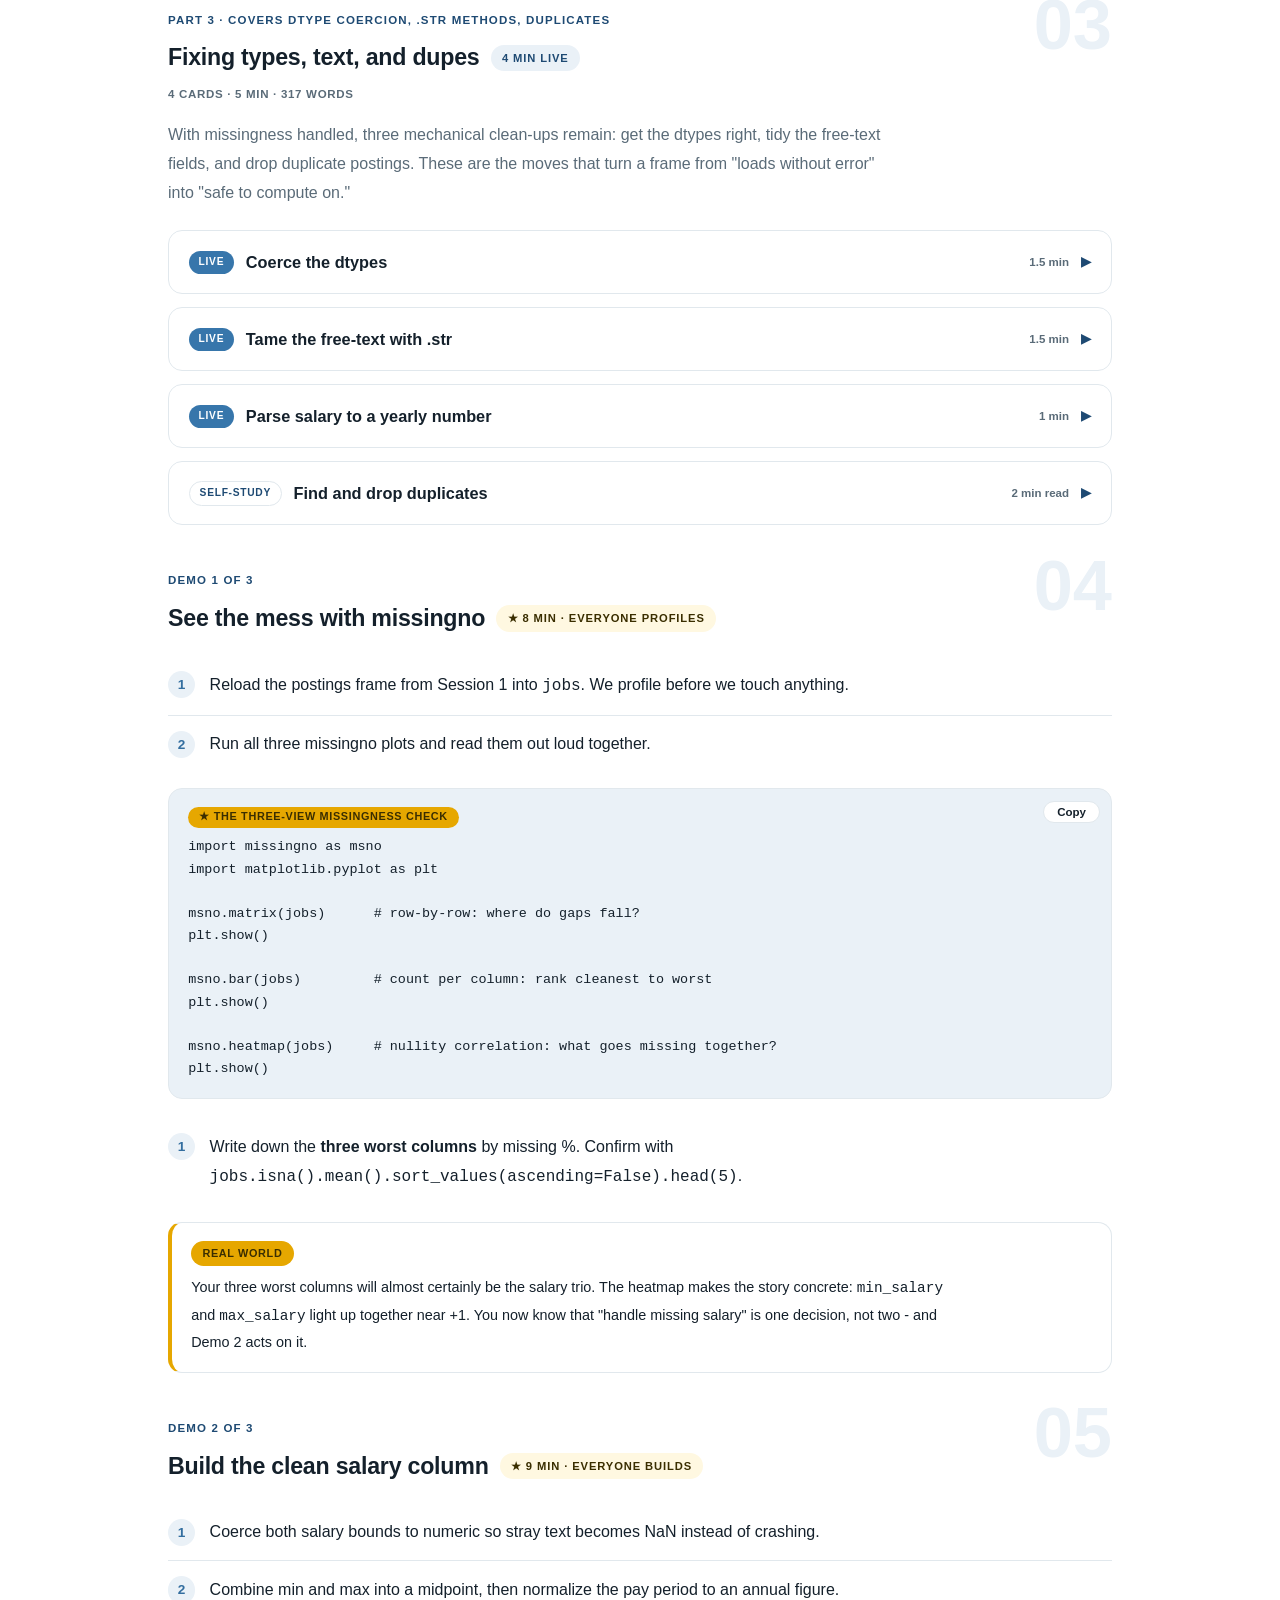
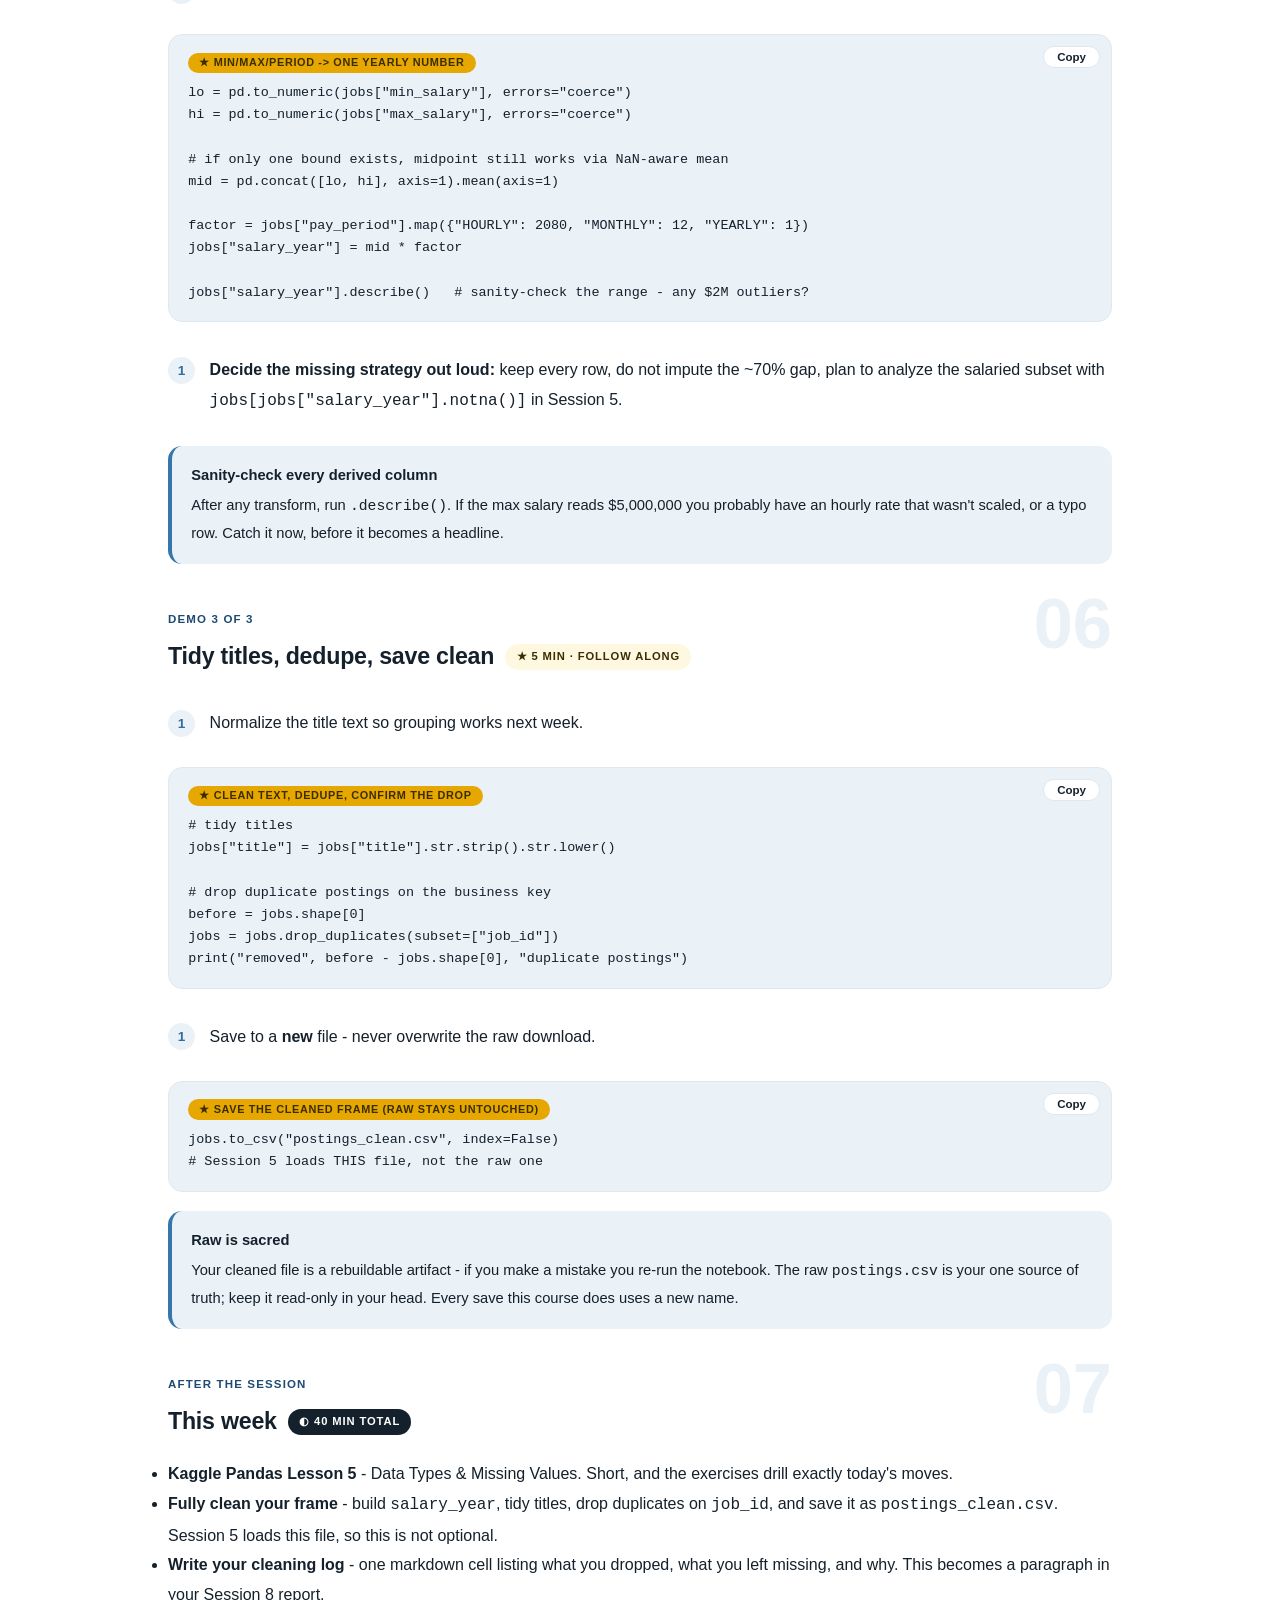
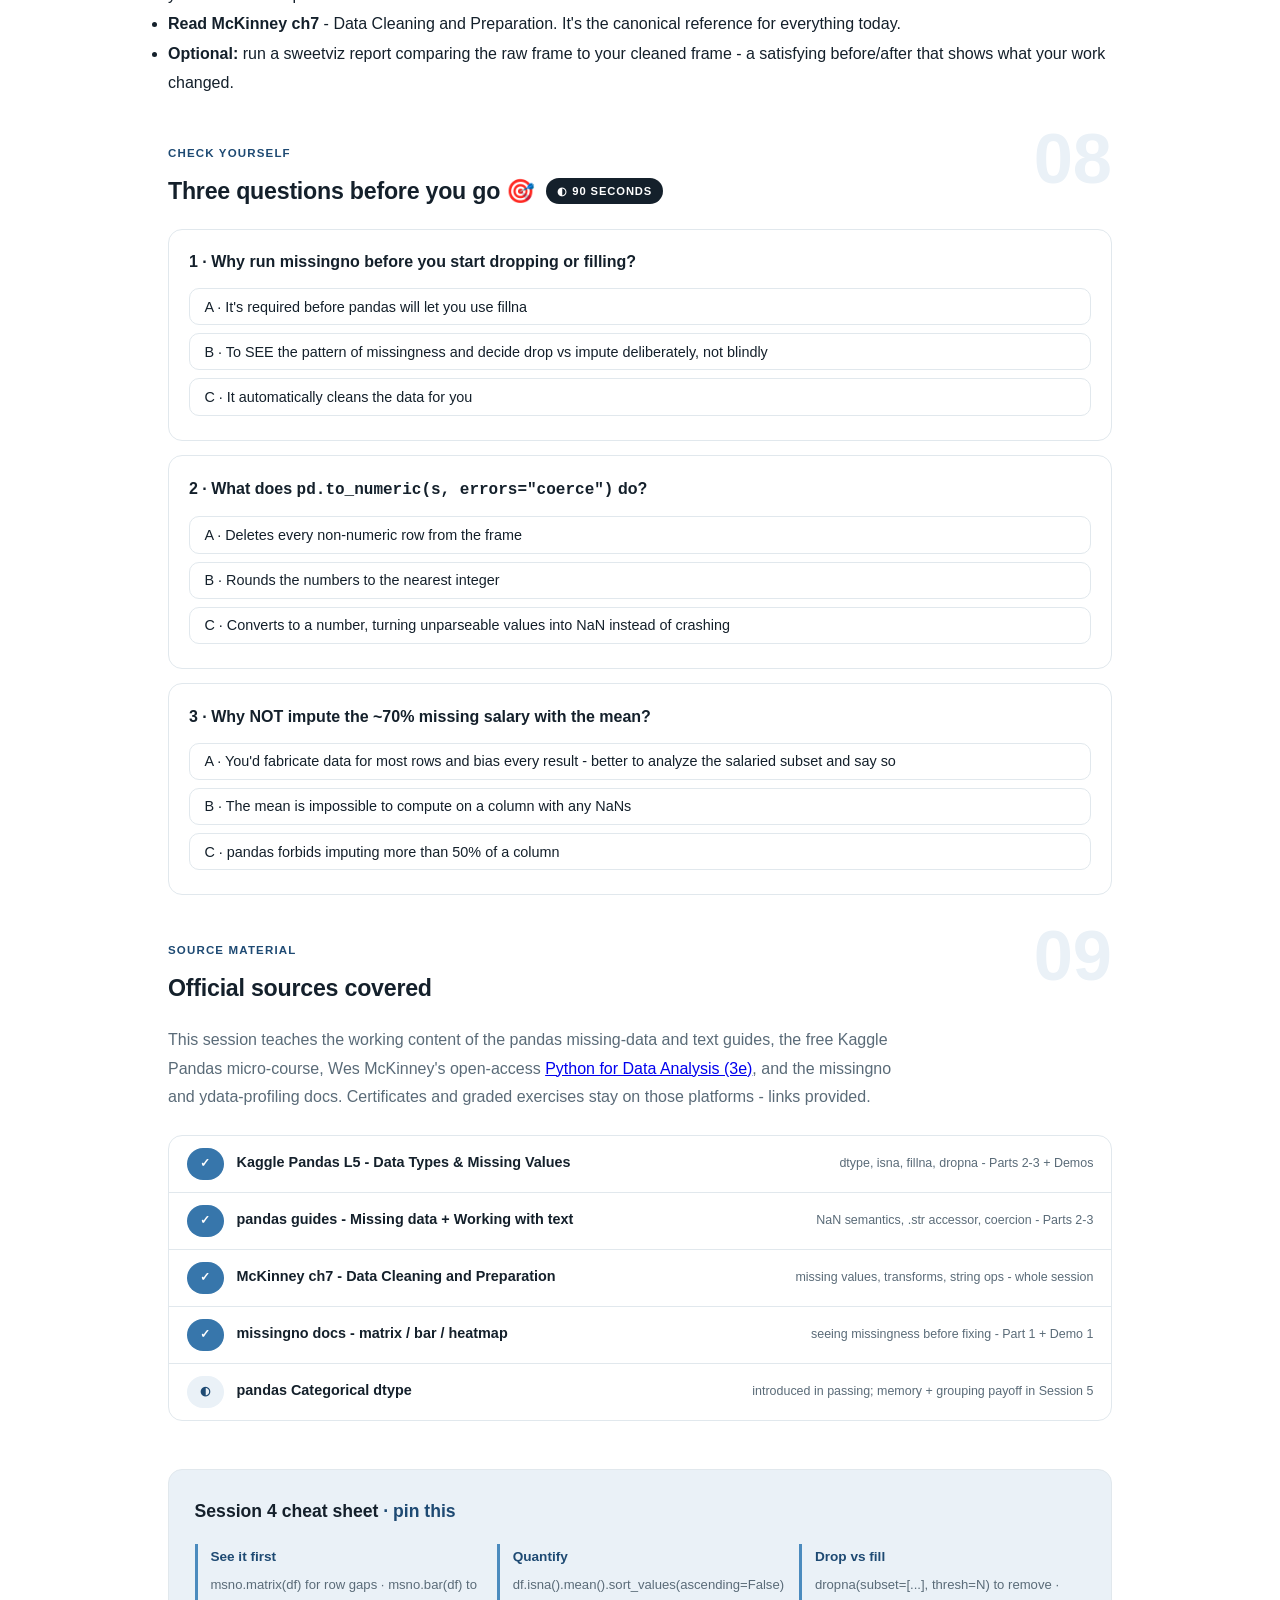
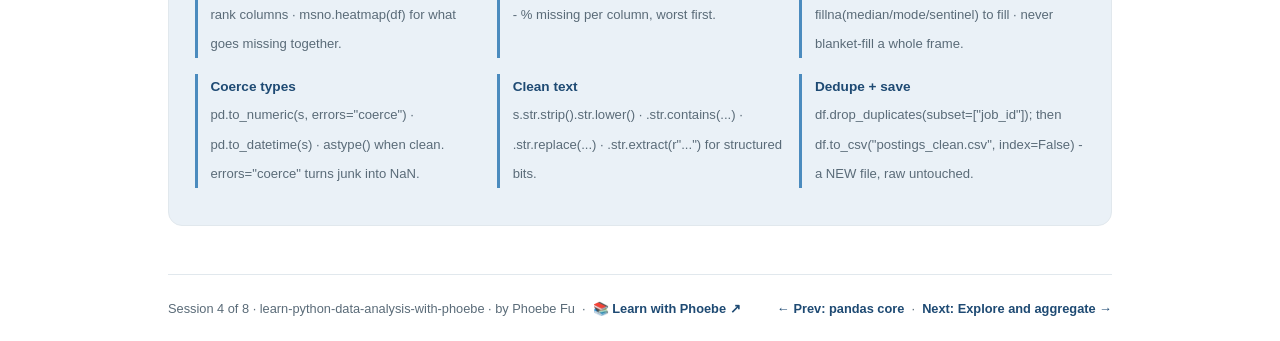
<file: courses/04-cleaning-messy-data.html>
<!DOCTYPE html>
<html lang="en">
<head>
<meta charset="UTF-8">
<meta name="viewport" content="width=device-width, initial-scale=1.0">
<!-- social:start -->
<meta name="description" content="People imagine analysis is clever models and pretty charts. In reality, cleaning is roughly 80% of the work - and it&#x27;s where analyses go wrong most quietly. A dropped-vs-filled decision...">
<meta property="og:type" content="article">
<meta property="og:site_name" content="Learn with Phoebe">
<meta property="og:title" content="Cleaning messy data - learn python data analysis with phoebe">
<meta property="og:description" content="People imagine analysis is clever models and pretty charts. In reality, cleaning is roughly 80% of the work - and it&#x27;s where analyses go wrong most quietly. A dropped-vs-filled decision...">
<meta property="og:url" content="https://phoebefu6.github.io/learn-python-data-analysis-with-phoebe/courses/04-cleaning-messy-data.html">
<meta property="og:image" content="https://phoebefu6.github.io/learn-python-data-analysis-with-phoebe/assets/og-cover.png">
<meta property="og:image:width" content="1200">
<meta property="og:image:height" content="630">
<meta name="twitter:card" content="summary_large_image">
<meta name="twitter:title" content="Cleaning messy data - learn python data analysis with phoebe">
<meta name="twitter:description" content="People imagine analysis is clever models and pretty charts. In reality, cleaning is roughly 80% of the work - and it&#x27;s where analyses go wrong most quietly. A dropped-vs-filled decision...">
<meta name="twitter:image" content="https://phoebefu6.github.io/learn-python-data-analysis-with-phoebe/assets/og-cover.png">
<!-- social:end -->
<title>Session 4 · Cleaning messy data - learn python data analysis with phoebe</title>
<link rel="stylesheet" href="../assets/style.css?v=28">
</head>
<body>

<div class="toolbar">
  <div class="wrap">
    <span class="crumb"><a href="../index.html">learn-python-data-analysis-with-phoebe</a> / Session 4 of 8</span>
    <button class="btn" id="toggle-all" type="button">Expand all</button>
    <button class="btn primary" id="zoom-toggle" type="button">Projector zoom: off</button>
  </div>
</div>

<header class="masthead">
  <div class="wrap">
    <div class="eyebrow">Learn Python Data Analysis with Phoebe · Session 4 of 8</div>
    <h1>Cleaning <span class="accent">messy data</span></h1>
    <p class="sub">This is the session everything before was building toward. You'll see the mess honestly with missingno, decide drop-versus-impute like an analyst instead of a guesser, coerce broken types, tame free-text titles, and turn the split salary columns into one honest yearly number. You walk out with a clean frame you can actually explore next week.</p>
    <div class="chip-row">
      <span class="chip level">🟠 Getting real</span>
      <span class="chip audience">Builders</span>
      <span class="chip audience">The 70% missing problem</span>
      <span class="chip time">45 min live + self-study</span>
    </div>
    <div class="agenda">
      <span class="a1" style="flex:1">0-3 · Welcome</span>
      <span class="a2" style="flex:3">3-18 · Concepts</span>
      <span class="a3" style="flex:5">18-40 · Clean the frame</span>
      <span class="a4" style="flex:1">40-45 · Q&amp;A</span>
    </div>
  </div>
</header>

<main class="wrap">

  <!-- ============ INTRO ============ -->
  <section class="section" id="intro">
    <div class="section-kicker">
      <span class="klabel">Part 0</span>
      <h2>Real data is dirty, and that's the job</h2>
    </div>
    <p class="lede">People imagine analysis is clever models and pretty charts. In reality, cleaning is <strong>roughly 80% of the work</strong> - and it's where analyses go wrong most quietly. A dropped-vs-filled decision made without looking, a salary column mixing hourly and yearly pay, a dtype that's secretly text: none of these throw an error. They just hand you a confident, wrong answer. Today we do it deliberately. We <em>look first</em> with missingno, decide with reasons, and only then touch the data. By the end you have a cleaned frame you can trust - and Session 5 explores it.</p>
    <div class="legend">
      <span class="pill solid">Live - presented in session</span>
      <span class="pill light">Self-study - read after class</span>
      <span class="pill amber">★ Build-along demo</span>
      <span class="pill inkpill">The project: the data job market</span>
    </div>
    <div class="callout win">
      <strong>★ What you walk out with today</strong>
      A cleaned DataFrame with a single numeric <code>salary_year</code> column (min/max combined, pay period normalized to annual), sane dtypes across the board, tidy lowercased titles, no duplicate postings, and - just as important - a written record of what you dropped and why. Saved to a new file, raw untouched, ready to explore.
    </div>
  </section>

  <!-- ============ PART 1: SEE THE MISSINGNESS ============ -->
  <section class="section" id="see-missingness">
    <div class="section-kicker">
      <span class="klabel">Part 1 · covers missingno + profile-before-fix</span>
      <h2>See the missingness first <span class="tag concept">5 min live</span></h2>
    </div>
    <p class="lede">Before you drop a single row or fill a single gap, look at the shape of what's missing. The rule this course keeps hammering: <strong>profile before you fix</strong>. missingno turns a wall of NaNs into three pictures that tell you what to do.</p>

    <figure class="zoomable">
      <svg viewBox="0 0 880 340" xmlns="http://www.w3.org/2000/svg" role="img" aria-label="A missingno-style missingness matrix: present values as filled blocks, missing values as white gaps, with the salary columns mostly white">
        <style>
          .msnH { font: 600 12px Inter, sans-serif; fill: #14202B; }
          .msnHm { font: 600 12px Inter, sans-serif; fill: #E6A700; }
          .msnL { font: 400 11.5px Inter, sans-serif; fill: #5A6B78; }
          .msnT { font: 700 13px Inter, sans-serif; fill: #14202B; }
          .msnN { font: 400 12px Inter, sans-serif; fill: #3A2E00; }
        </style>
        <text class="msnT" x="40" y="28">Missingness matrix - each column is a field, each row a posting</text>
        <!-- column headers -->
        <text class="msnH" x="70" y="58">job_id</text>
        <text class="msnH" x="175" y="58">title</text>
        <text class="msnH" x="285" y="58">company</text>
        <text class="msnH" x="405" y="58">location</text>
        <text class="msnHm" x="525" y="58">min_sal</text>
        <text class="msnHm" x="640" y="58">max_sal</text>
        <text class="msnH" x="755" y="58">posted</text>
        <!-- column 1: job_id - full -->
        <rect x="60" y="70" width="80" height="230" fill="#3776AB"/>
        <!-- column 2: title - full -->
        <rect x="170" y="70" width="80" height="230" fill="#3776AB"/>
        <!-- column 3: company - a few gaps -->
        <rect x="280" y="70" width="80" height="230" fill="#3776AB"/>
        <rect x="280" y="120" width="80" height="14" fill="#FFFFFF"/>
        <rect x="280" y="210" width="80" height="14" fill="#FFFFFF"/>
        <!-- column 4: location - full -->
        <rect x="390" y="70" width="80" height="230" fill="#3776AB"/>
        <!-- column 5: min_sal - mostly white -->
        <rect x="500" y="70" width="80" height="230" fill="#EAF1F7"/>
        <rect x="500" y="82" width="80" height="14" fill="#4B8BBE"/>
        <rect x="500" y="140" width="80" height="14" fill="#4B8BBE"/>
        <rect x="500" y="250" width="80" height="14" fill="#4B8BBE"/>
        <!-- column 6: max_sal - mostly white, same rows -->
        <rect x="610" y="70" width="80" height="230" fill="#EAF1F7"/>
        <rect x="610" y="82" width="80" height="14" fill="#4B8BBE"/>
        <rect x="610" y="140" width="80" height="14" fill="#4B8BBE"/>
        <rect x="610" y="250" width="80" height="14" fill="#4B8BBE"/>
        <!-- column 7: posted - full -->
        <rect x="720" y="70" width="80" height="230" fill="#3776AB"/>
        <text class="msnL" x="500" y="318">~70% white = missing</text>
        <text class="msnL" x="60" y="318">solid = value present</text>
        <rect x="40" y="322" width="14" height="14" rx="3" fill="#E6A700"/>
        <text class="msnN" x="62" y="334">The salary columns go white together - and that pattern decides your whole strategy.</text>
      </svg>
      <figcaption>🔍 Click to zoom - a missingno matrix: solid blocks are present values, white gaps are missing, and the salary columns are mostly white</figcaption>
    </figure>

    <details class="card" open>
      <summary><span class="mode live">Live</span>The three missingno plots<span class="mini">3 min</span><span class="caret">▶</span></summary>
      <div class="body">
        <p>missingno gives you three complementary views. You run all three in about ten seconds and they answer different questions:</p>
        <ul>
          <li><strong><code>msno.matrix(df)</code></strong> - the row-by-row view above. White streaks show <em>where</em> gaps fall. If missingness clusters in blocks, something structural is going on; if it's random static, that's a different story.</li>
          <li><strong><code>msno.bar(df)</code></strong> - one bar per column showing the count of present values. The fastest way to rank columns from cleanest to worst.</li>
          <li><strong><code>msno.heatmap(df)</code></strong> - the nullity correlation: which columns tend to go missing <em>together</em>. A value near +1 means "when this one is missing, that one usually is too."</li>
        </ul>
        <div class="callout example">
          <span class="ex-pill">Real world</span>
          <p>Run these on the LinkedIn postings frame and the ~70% missing salary is visible instantly - the bar for <code>min_salary</code> and <code>max_salary</code> is a stub next to the full-height <code>title</code> bar. The heatmap then shows <code>min_salary</code> and <code>max_salary</code> go missing together at nearly +1: when a poster omits pay, they omit all of it. That single fact shapes every salary decision you make today.</p>
        </div>
      </div>
    </details>

    <details class="card">
      <summary><span class="mode self">Self-study</span>Quantify what you saw<span class="mini">2 min read</span><span class="caret">▶</span></summary>
      <div class="body">
        <p>Pictures point you at the problem; a number lets you decide. Pair the plots with one line:</p>
        <div class="prompt-box good"><span class="label">★ Missing % per column, worst first</span>jobs.isna().mean().sort_values(ascending=False).head(10)
# multiply by 100 in your head - .70 means 70% missing</div>
        <div class="callout tip">
          <strong>Look, then decide - never the reverse</strong>
          The most common beginner mistake is reaching for <code>fillna</code> or <code>dropna</code> before seeing the pattern. A column that's 2% missing at random and a column that's 70% missing structurally need opposite treatments. The plot tells you which one you're holding.
        </div>
      </div>
    </details>
  </section>

  <!-- ============ PART 2: HANDLING MISSING ============ -->
  <section class="section" id="handling-missing">
    <div class="section-kicker">
      <span class="klabel">Part 2 · covers isna/notna, dropna, fillna</span>
      <h2>Handling missing values <span class="tag concept">5 min live</span></h2>
    </div>
    <p class="lede">There is no default answer to a missing value. There's a decision, and it depends on <em>how much</em> is missing and <em>why</em>. Here's the framework analysts actually use.</p>

    <figure class="zoomable">
      <svg viewBox="0 0 880 340" xmlns="http://www.w3.org/2000/svg" role="img" aria-label="A decision guide for missing values: how much is missing crossed with whether it is random, leading to drop rows, drop column, impute, or leave and flag">
        <style>
          .misT { font: 700 13px Inter, sans-serif; fill: #FFFFFF; }
          .misS { font: 400 11.5px Inter, sans-serif; fill: #FFFFFF; opacity: .92; }
          .misH { font: 600 12px Inter, sans-serif; fill: #14202B; }
          .misX { font: 400 11.5px Inter, sans-serif; fill: #5A6B78; }
          .misN { font: 400 12px Inter, sans-serif; fill: #3A2E00; }
        </style>
        <!-- axis labels -->
        <text class="misH" x="40" y="40">A little missing (&lt; ~5%)</text>
        <text class="misH" x="480" y="40">A lot missing (&gt; ~50%)</text>
        <text class="misX" x="40" y="60">how much is gone -&gt;</text>
        <!-- top-left: little + random -> drop rows -->
        <rect x="40" y="80" width="380" height="90" rx="10" fill="#3776AB"/>
        <text class="misT" x="60" y="112">Drop the rows</text>
        <text class="misS" x="60" y="134">dropna(subset=[col]) - a few gaps,</text>
        <text class="misS" x="60" y="152">random, safe to lose</text>
        <!-- top-right: lot + not needed -> drop column -->
        <rect x="460" y="80" width="380" height="90" rx="10" fill="#1E4A73"/>
        <text class="misT" x="480" y="112">Drop the column</text>
        <text class="misS" x="480" y="134">mostly empty and not central</text>
        <text class="misS" x="480" y="152">to the question - let it go</text>
        <!-- bottom-left: little/moderate + useful -> impute -->
        <rect x="40" y="190" width="380" height="90" rx="10" fill="#4B8BBE"/>
        <text class="misT" x="60" y="222">Impute (carefully)</text>
        <text class="misS" x="60" y="244">fillna(median) for skewed numbers,</text>
        <text class="misS" x="60" y="262">mode for categories - and note it</text>
        <!-- bottom-right: lot + central -> leave + flag -->
        <rect x="460" y="190" width="380" height="90" rx="10" fill="#E6A700"/>
        <text class="misT" x="480" y="222" style="fill:#14202B">Leave it + flag it</text>
        <text class="misS" x="480" y="244" style="fill:#14202B">analyze the subset that has it,</text>
        <text class="misS" x="480" y="262" style="fill:#14202B">say so out loud - the salary case</text>
        <rect x="40" y="300" width="14" height="14" rx="3" fill="#E6A700"/>
        <text class="misN" x="62" y="312">Missing at random? How much? Those two questions pick the box - never blanket-fill.</text>
      </svg>
      <figcaption>🔍 Click to zoom - the drop-vs-impute-vs-flag decision, driven by how much is missing and why</figcaption>
    </figure>

    <details class="card">
      <summary><span class="mode live">Live</span>The four tools and when to reach for each<span class="mini">3 min</span><span class="caret">▶</span></summary>
      <div class="body">
        <ul>
          <li><strong><code>isna()</code> / <code>notna()</code></strong> - boolean masks. <code>df["col"].isna().sum()</code> counts gaps; <code>df[df["col"].notna()]</code> keeps only the rows that have a value (the "salaried subset" move).</li>
          <li><strong><code>dropna()</code></strong> - remove gaps. <code>how="any"</code> vs <code>how="all"</code>, <code>thresh=N</code> to require N non-nulls, and <code>subset=[...]</code> to only judge specific columns. Dropping on the whole frame is usually too aggressive - scope it with <code>subset</code>.</li>
          <li><strong><code>fillna()</code></strong> - fill gaps with a value: a median, a mode, or a sentinel like <code>"Unknown"</code>. Powerful and dangerous.</li>
          <li><strong>Mean vs median</strong> - salary is right-skewed (a few huge numbers pull the mean up). For skewed data, <strong>median</strong> is the honest center. Reach for mean only on roughly symmetric data.</li>
        </ul>
        <div class="callout tip">
          <strong>Never blanket-fill without thinking</strong>
          <code>df.fillna(0)</code> across a whole frame is a classic disaster - it silently turns "we don't know this salary" into "this job pays $0," and every average you compute afterward is wrong. Fill a column at a time, with a reason.
        </div>
      </div>
    </details>

    <details class="card">
      <summary><span class="mode self">Self-study</span>Our salary strategy, decided out loud<span class="mini">2 min read</span><span class="caret">▶</span></summary>
      <div class="body">
        <p>Applying the framework to the LinkedIn salary columns:</p>
        <div class="callout example">
          <span class="ex-pill">Real world</span>
          <p>Salary is ~70% missing and it's the most interesting variable in the dataset - so it lands in the bottom-right box. We do <strong>not</strong> impute it: filling 70% of rows with one median would fabricate the majority of the data and bias every finding toward that single number. Instead we <strong>keep every row</strong>, build a clean <code>salary_year</code> where it exists, and analyze the ~30% salaried subset for pay questions - while saying clearly in the report that pay figures describe postings that disclosed salary. Honest, and still useful.</p>
        </div>
      </div>
    </details>
  </section>

  <!-- ============ PART 3: TYPES + TEXT + DUPES ============ -->
  <section class="section" id="types-text-dupes">
    <div class="section-kicker">
      <span class="klabel">Part 3 · covers dtype coercion, .str methods, duplicates</span>
      <h2>Fixing types, text, and dupes <span class="tag concept">4 min live</span></h2>
    </div>
    <p class="lede">With missingness handled, three mechanical clean-ups remain: get the dtypes right, tidy the free-text fields, and drop duplicate postings. These are the moves that turn a frame from "loads without error" into "safe to compute on."</p>

    <details class="card">
      <summary><span class="mode live">Live</span>Coerce the dtypes<span class="mini">1.5 min</span><span class="caret">▶</span></summary>
      <div class="body">
        <p>A number stored as text won't add up; a date stored as text won't sort. Three workhorses fix this:</p>
        <ul>
          <li><strong><code>astype()</code></strong> - direct conversion when you know the data is clean: <code>df["views"].astype("int64")</code>.</li>
          <li><strong><code>pd.to_numeric(s, errors="coerce")</code></strong> - convert to number, and turn anything unparseable into <code>NaN</code> instead of crashing. Essential for messy salary text.</li>
          <li><strong><code>pd.to_datetime(s)</code></strong> - parse the <code>posted</code> column into real timestamps so you can sort and resample later.</li>
        </ul>
        <div class="callout tip">
          <strong>errors="coerce" is your seatbelt</strong>
          Without it, one stray value like <code>"competitive"</code> in a salary column throws and stops your whole notebook. With it, that value becomes NaN, the conversion finishes, and you decide what to do with the gaps deliberately.
        </div>
      </div>
    </details>

    <details class="card">
      <summary><span class="mode live">Live</span>Tame the free-text with .str<span class="mini">1.5 min</span><span class="caret">▶</span></summary>
      <div class="body">
        <p>Job titles are gloriously inconsistent: <code>"Data Analyst"</code>, <code>" data analyst "</code>, <code>"DATA ANALYST II"</code>. The <code>.str</code> accessor cleans a whole column at once:</p>
        <ul>
          <li><code>.str.strip()</code> - kill leading/trailing whitespace.</li>
          <li><code>.str.lower()</code> - normalize case so grouping works.</li>
          <li><code>.str.contains("analyst")</code> - boolean filter for title bucketing.</li>
          <li><code>.str.replace(...)</code> and <code>.str.extract(r"...")</code> - swap noise out, pull structured bits (like a level number) out with a regex.</li>
        </ul>
      </div>
    </details>

    <details class="card">
      <summary><span class="mode live">Live</span>Parse salary to a yearly number<span class="mini">1 min</span><span class="caret">▶</span></summary>
      <div class="body">
        <p>The core project transform. Salary lives across <code>min_salary</code>, <code>max_salary</code>, and <code>pay_period</code> (HOURLY / MONTHLY / YEARLY). We coerce the numbers, take the midpoint, then scale by period to a single annual figure:</p>
        <div class="prompt-box good"><span class="label">★ The salary-to-yearly logic</span># coerce both to numeric (bad values -&gt; NaN)
lo = pd.to_numeric(jobs["min_salary"], errors="coerce")
hi = pd.to_numeric(jobs["max_salary"], errors="coerce")

mid = (lo + hi) / 2          # midpoint of the posted band

# normalize to yearly: hourly * ~2080 work-hours, monthly * 12
factor = jobs["pay_period"].map({"HOURLY": 2080, "MONTHLY": 12, "YEARLY": 1})
jobs["salary_year"] = mid * factor</div>
        <p>Rows with no salary stay <code>NaN</code> - exactly what we want. We're building the column, not filling the gaps.</p>
      </div>
    </details>

    <details class="card">
      <summary><span class="mode self">Self-study</span>Find and drop duplicates<span class="mini">2 min read</span><span class="caret">▶</span></summary>
      <div class="body">
        <p>Scrapes double-post. <code>df.duplicated().sum()</code> counts exact duplicate rows; <code>df.duplicated(subset=["job_id"]).sum()</code> counts repeats of a business key. <code>df.drop_duplicates(subset=["job_id"])</code> keeps the first of each. Always check the shape before and after so you know how many you removed - a silent 10% drop is worth noticing.</p>
      </div>
    </details>
  </section>

  <!-- ============ DEMO 1 ============ -->
  <section class="section" id="demo-1">
    <div class="section-kicker">
      <span class="klabel">Demo 1 of 3</span>
      <h2>See the mess with missingno <span class="tag demo">★ 8 min · everyone profiles</span></h2>
    </div>
    <div class="steps">
      <div class="step"><p>Reload the postings frame from Session 1 into <code>jobs</code>. We profile before we touch anything.</p></div>
      <div class="step"><p>Run all three missingno plots and read them out loud together.</p></div>
    </div>
    <div class="prompt-box good"><span class="label">★ The three-view missingness check</span>import missingno as msno
import matplotlib.pyplot as plt

msno.matrix(jobs)      # row-by-row: where do gaps fall?
plt.show()

msno.bar(jobs)         # count per column: rank cleanest to worst
plt.show()

msno.heatmap(jobs)     # nullity correlation: what goes missing together?
plt.show()</div>
    <div class="steps">
      <div class="step"><p>Write down the <strong>three worst columns</strong> by missing %. Confirm with <code>jobs.isna().mean().sort_values(ascending=False).head(5)</code>.</p></div>
    </div>
    <div class="callout example">
      <span class="ex-pill">Real world</span>
      <p>Your three worst columns will almost certainly be the salary trio. The heatmap makes the story concrete: <code>min_salary</code> and <code>max_salary</code> light up together near +1. You now know that "handle missing salary" is one decision, not two - and Demo 2 acts on it.</p>
    </div>
  </section>

  <!-- ============ DEMO 2 ============ -->
  <section class="section" id="demo-2">
    <div class="section-kicker">
      <span class="klabel">Demo 2 of 3</span>
      <h2>Build the clean salary column <span class="tag demo">★ 9 min · everyone builds</span></h2>
    </div>
    <div class="steps">
      <div class="step"><p>Coerce both salary bounds to numeric so stray text becomes NaN instead of crashing.</p></div>
      <div class="step"><p>Combine min and max into a midpoint, then normalize the pay period to an annual figure.</p></div>
    </div>
    <div class="prompt-box good"><span class="label">★ min/max/period -&gt; one yearly number</span>lo = pd.to_numeric(jobs["min_salary"], errors="coerce")
hi = pd.to_numeric(jobs["max_salary"], errors="coerce")

# if only one bound exists, midpoint still works via NaN-aware mean
mid = pd.concat([lo, hi], axis=1).mean(axis=1)

factor = jobs["pay_period"].map({"HOURLY": 2080, "MONTHLY": 12, "YEARLY": 1})
jobs["salary_year"] = mid * factor

jobs["salary_year"].describe()   # sanity-check the range - any $2M outliers?</div>
    <div class="steps">
      <div class="step"><p><strong>Decide the missing strategy out loud:</strong> keep every row, do not impute the ~70% gap, plan to analyze the salaried subset with <code>jobs[jobs["salary_year"].notna()]</code> in Session 5.</p></div>
    </div>
    <div class="callout tip">
      <strong>Sanity-check every derived column</strong>
      After any transform, run <code>.describe()</code>. If the max salary reads $5,000,000 you probably have an hourly rate that wasn't scaled, or a typo row. Catch it now, before it becomes a headline.
    </div>
  </section>

  <!-- ============ DEMO 3 ============ -->
  <section class="section" id="demo-3">
    <div class="section-kicker">
      <span class="klabel">Demo 3 of 3</span>
      <h2>Tidy titles, dedupe, save clean <span class="tag demo">★ 5 min · follow along</span></h2>
    </div>
    <div class="steps">
      <div class="step"><p>Normalize the title text so grouping works next week.</p></div>
    </div>
    <div class="prompt-box good"><span class="label">★ Clean text, dedupe, confirm the drop</span># tidy titles
jobs["title"] = jobs["title"].str.strip().str.lower()

# drop duplicate postings on the business key
before = jobs.shape[0]
jobs = jobs.drop_duplicates(subset=["job_id"])
print("removed", before - jobs.shape[0], "duplicate postings")</div>
    <div class="steps">
      <div class="step"><p>Save to a <strong>new</strong> file - never overwrite the raw download.</p></div>
    </div>
    <div class="prompt-box good"><span class="label">★ Save the cleaned frame (raw stays untouched)</span>jobs.to_csv("postings_clean.csv", index=False)
# Session 5 loads THIS file, not the raw one</div>
    <div class="callout tip">
      <strong>Raw is sacred</strong>
      Your cleaned file is a rebuildable artifact - if you make a mistake you re-run the notebook. The raw <code>postings.csv</code> is your one source of truth; keep it read-only in your head. Every save this course does uses a new name.
    </div>
  </section>

  <!-- ============ HOMEWORK ============ -->
  <section class="section" id="exercise">
    <div class="section-kicker">
      <span class="klabel">After the session</span>
      <h2>This week <span class="tag exercise">◐ 40 min total</span></h2>
    </div>
    <ul>
      <li><strong>Kaggle Pandas Lesson 5</strong> - Data Types &amp; Missing Values. Short, and the exercises drill exactly today's moves.</li>
      <li><strong>Fully clean your frame</strong> - build <code>salary_year</code>, tidy titles, drop duplicates on <code>job_id</code>, and save it as <code>postings_clean.csv</code>. Session 5 loads this file, so this is not optional.</li>
      <li><strong>Write your cleaning log</strong> - one markdown cell listing what you dropped, what you left missing, and why. This becomes a paragraph in your Session 8 report.</li>
      <li><strong>Read McKinney ch7</strong> - Data Cleaning and Preparation. It's the canonical reference for everything today.</li>
      <li><strong>Optional:</strong> run a sweetviz report comparing the raw frame to your cleaned frame - a satisfying before/after that shows what your work changed.</li>
    </ul>
  </section>

  <!-- ============ QUIZ ============ -->
  <section class="section" id="quiz">
    <div class="section-kicker">
      <span class="klabel">Check yourself</span>
      <h2>Three questions before you go 🎯 <span class="tag exercise">◐ 90 seconds</span></h2>
    </div>
    <div class="quiz-q" data-answer="1">
      <p class="qtext">1 · Why run missingno before you start dropping or filling?</p>
      <button class="qopt" type="button">A · It's required before pandas will let you use fillna</button>
      <button class="qopt" type="button">B · To SEE the pattern of missingness and decide drop vs impute deliberately, not blindly</button>
      <button class="qopt" type="button">C · It automatically cleans the data for you</button>
      <p class="qwhy">A 2%-random gap and a 70%-structural gap need opposite treatments. The plots tell you which one you're holding - profile before you fix.</p>
    </div>
    <div class="quiz-q" data-answer="2">
      <p class="qtext">2 · What does <code>pd.to_numeric(s, errors="coerce")</code> do?</p>
      <button class="qopt" type="button">A · Deletes every non-numeric row from the frame</button>
      <button class="qopt" type="button">B · Rounds the numbers to the nearest integer</button>
      <button class="qopt" type="button">C · Converts to a number, turning unparseable values into NaN instead of crashing</button>
      <p class="qwhy">It's your seatbelt: one stray "competitive" in a salary column becomes NaN and the conversion finishes, instead of throwing and stopping the notebook.</p>
    </div>
    <div class="quiz-q" data-answer="0">
      <p class="qtext">3 · Why NOT impute the ~70% missing salary with the mean?</p>
      <button class="qopt" type="button">A · You'd fabricate data for most rows and bias every result - better to analyze the salaried subset and say so</button>
      <button class="qopt" type="button">B · The mean is impossible to compute on a column with any NaNs</button>
      <button class="qopt" type="button">C · pandas forbids imputing more than 50% of a column</button>
      <p class="qwhy">Filling 70% of rows with one number invents the majority of your data. Keep the rows, analyze the ~30% that disclosed pay, and state that clearly in the report.</p>
    </div>
    <p class="quiz-score"></p>
  </section>

  <!-- ============ OFFICIAL SOURCES ============ -->
  <section class="section" id="official">
    <div class="section-kicker">
      <span class="klabel">Source material</span>
      <h2>Official sources covered</h2>
    </div>
    <p class="lede">This session teaches the working content of the pandas missing-data and text guides, the free Kaggle Pandas micro-course, Wes McKinney's open-access <a href="https://wesmckinney.com/book/">Python for Data Analysis (3e)</a>, and the missingno and ydata-profiling docs. Certificates and graded exercises stay on those platforms - links provided.</p>
    <div class="covered">
      <div class="covered-row"><span class="status pill solid">✓</span><span class="name">Kaggle Pandas L5 - Data Types &amp; Missing Values</span><span class="note">dtype, isna, fillna, dropna - Parts 2-3 + Demos</span></div>
      <div class="covered-row"><span class="status pill solid">✓</span><span class="name">pandas guides - Missing data + Working with text</span><span class="note">NaN semantics, .str accessor, coercion - Parts 2-3</span></div>
      <div class="covered-row"><span class="status pill solid">✓</span><span class="name">McKinney ch7 - Data Cleaning and Preparation</span><span class="note">missing values, transforms, string ops - whole session</span></div>
      <div class="covered-row"><span class="status pill solid">✓</span><span class="name">missingno docs - matrix / bar / heatmap</span><span class="note">seeing missingness before fixing - Part 1 + Demo 1</span></div>
      <div class="covered-row"><span class="status pill light">◐</span><span class="name">pandas Categorical dtype</span><span class="note">introduced in passing; memory + grouping payoff in Session 5</span></div>
    </div>
  </section>

  <!-- ============ CHEAT SHEET ============ -->
  <section class="cheat" id="cheatsheet">
    <h3>Session 4 cheat sheet <span>· pin this</span></h3>
    <div class="grid-2">
      <div class="cheat-item"><b>See it first</b><span>msno.matrix(df) for row gaps · msno.bar(df) to rank columns · msno.heatmap(df) for what goes missing together.</span></div>
      <div class="cheat-item"><b>Quantify</b><span>df.isna().mean().sort_values(ascending=False) - % missing per column, worst first.</span></div>
      <div class="cheat-item"><b>Drop vs fill</b><span>dropna(subset=[...], thresh=N) to remove · fillna(median/mode/sentinel) to fill · never blanket-fill a whole frame.</span></div>
      <div class="cheat-item"><b>Coerce types</b><span>pd.to_numeric(s, errors="coerce") · pd.to_datetime(s) · astype() when clean. errors="coerce" turns junk into NaN.</span></div>
      <div class="cheat-item"><b>Clean text</b><span>s.str.strip().str.lower() · .str.contains(...) · .str.replace(...) · .str.extract(r"...") for structured bits.</span></div>
      <div class="cheat-item"><b>Dedupe + save</b><span>df.drop_duplicates(subset=["job_id"]); then df.to_csv("postings_clean.csv", index=False) - a NEW file, raw untouched.</span></div>
    </div>
  </section>

  <footer class="pagefoot">
    <span>Session 4 of 8 · learn-python-data-analysis-with-phoebe · by Phoebe Fu &nbsp;·&nbsp; 📚 <a href="https://phoebefu6.github.io/learn-with-phoebe/">Learn with Phoebe ↗</a></span>
    <span><a href="03-pandas-core.html">← Prev: pandas core</a> &nbsp;·&nbsp; <a href="05-explore-and-aggregate.html">Next: Explore and aggregate →</a></span>
  </footer>

</main>

<script src="../assets/app.js?v=26"></script>
</body>
</html>
</file>
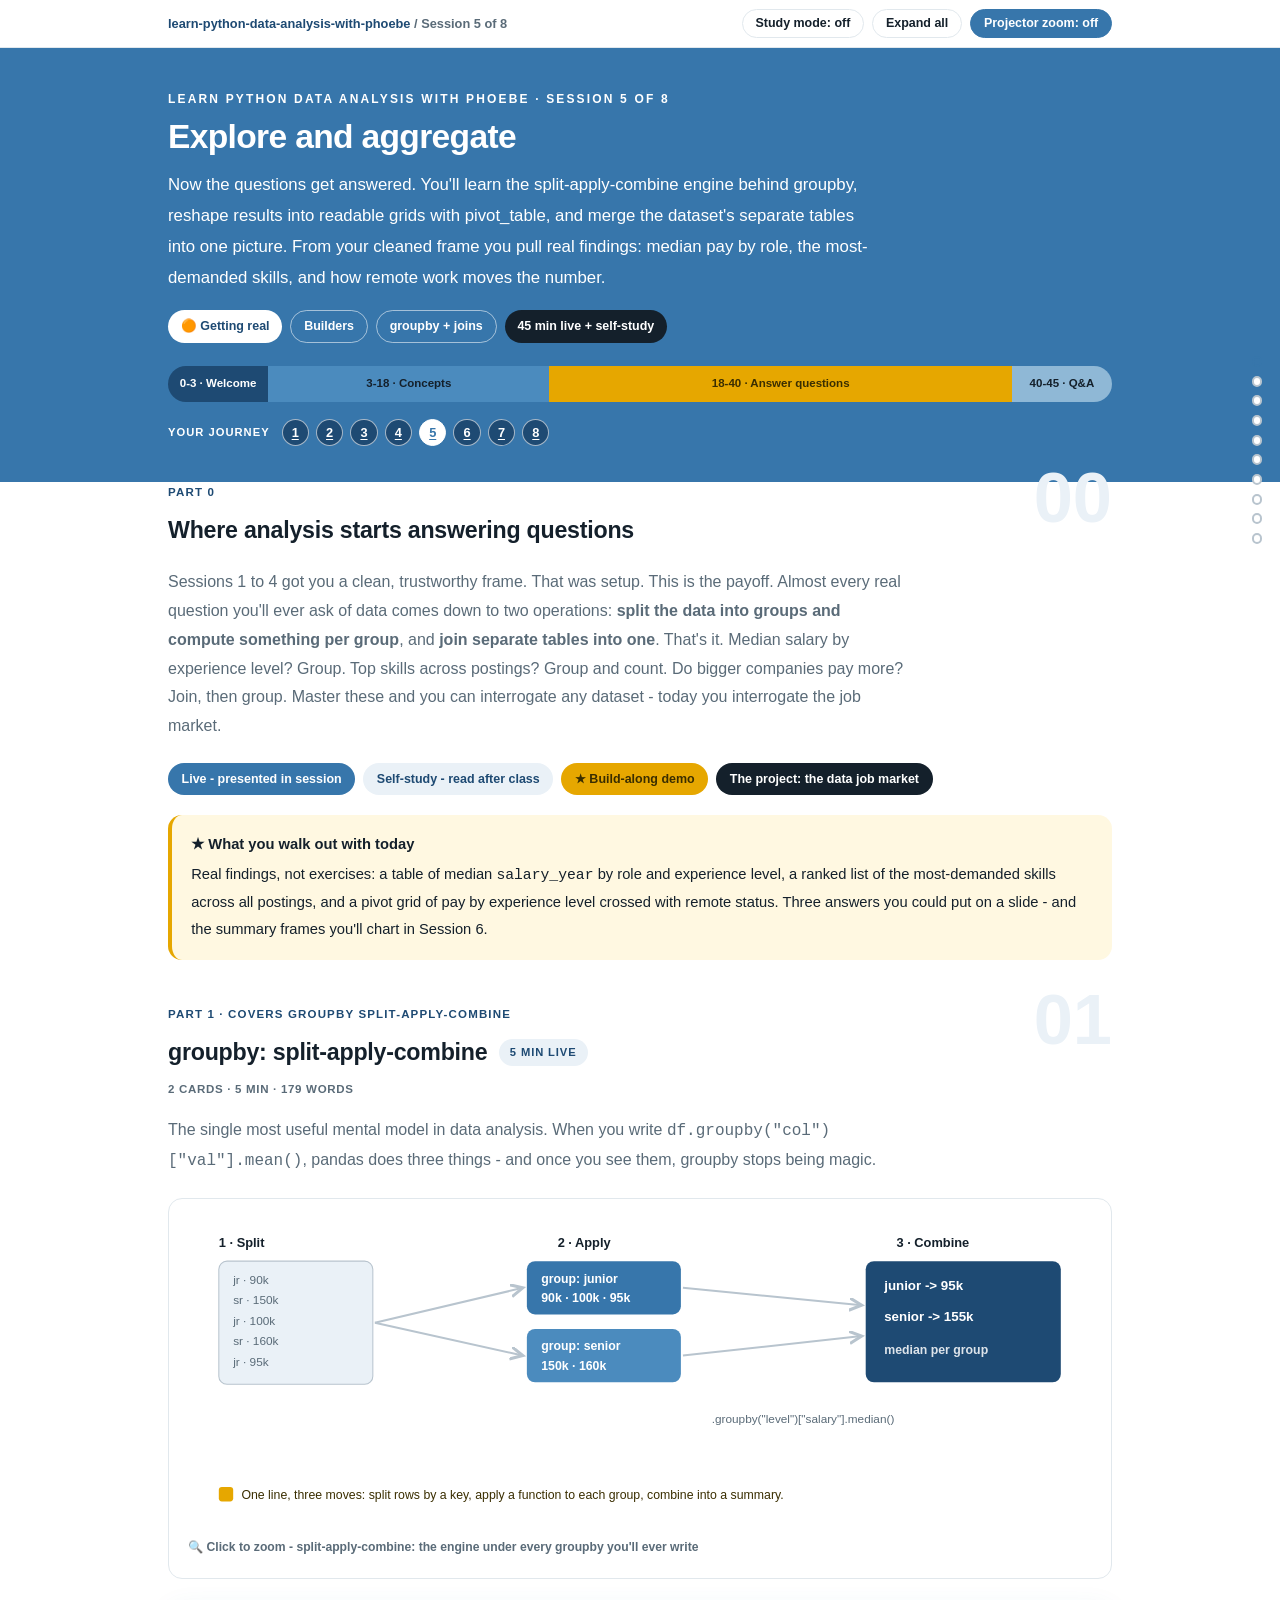
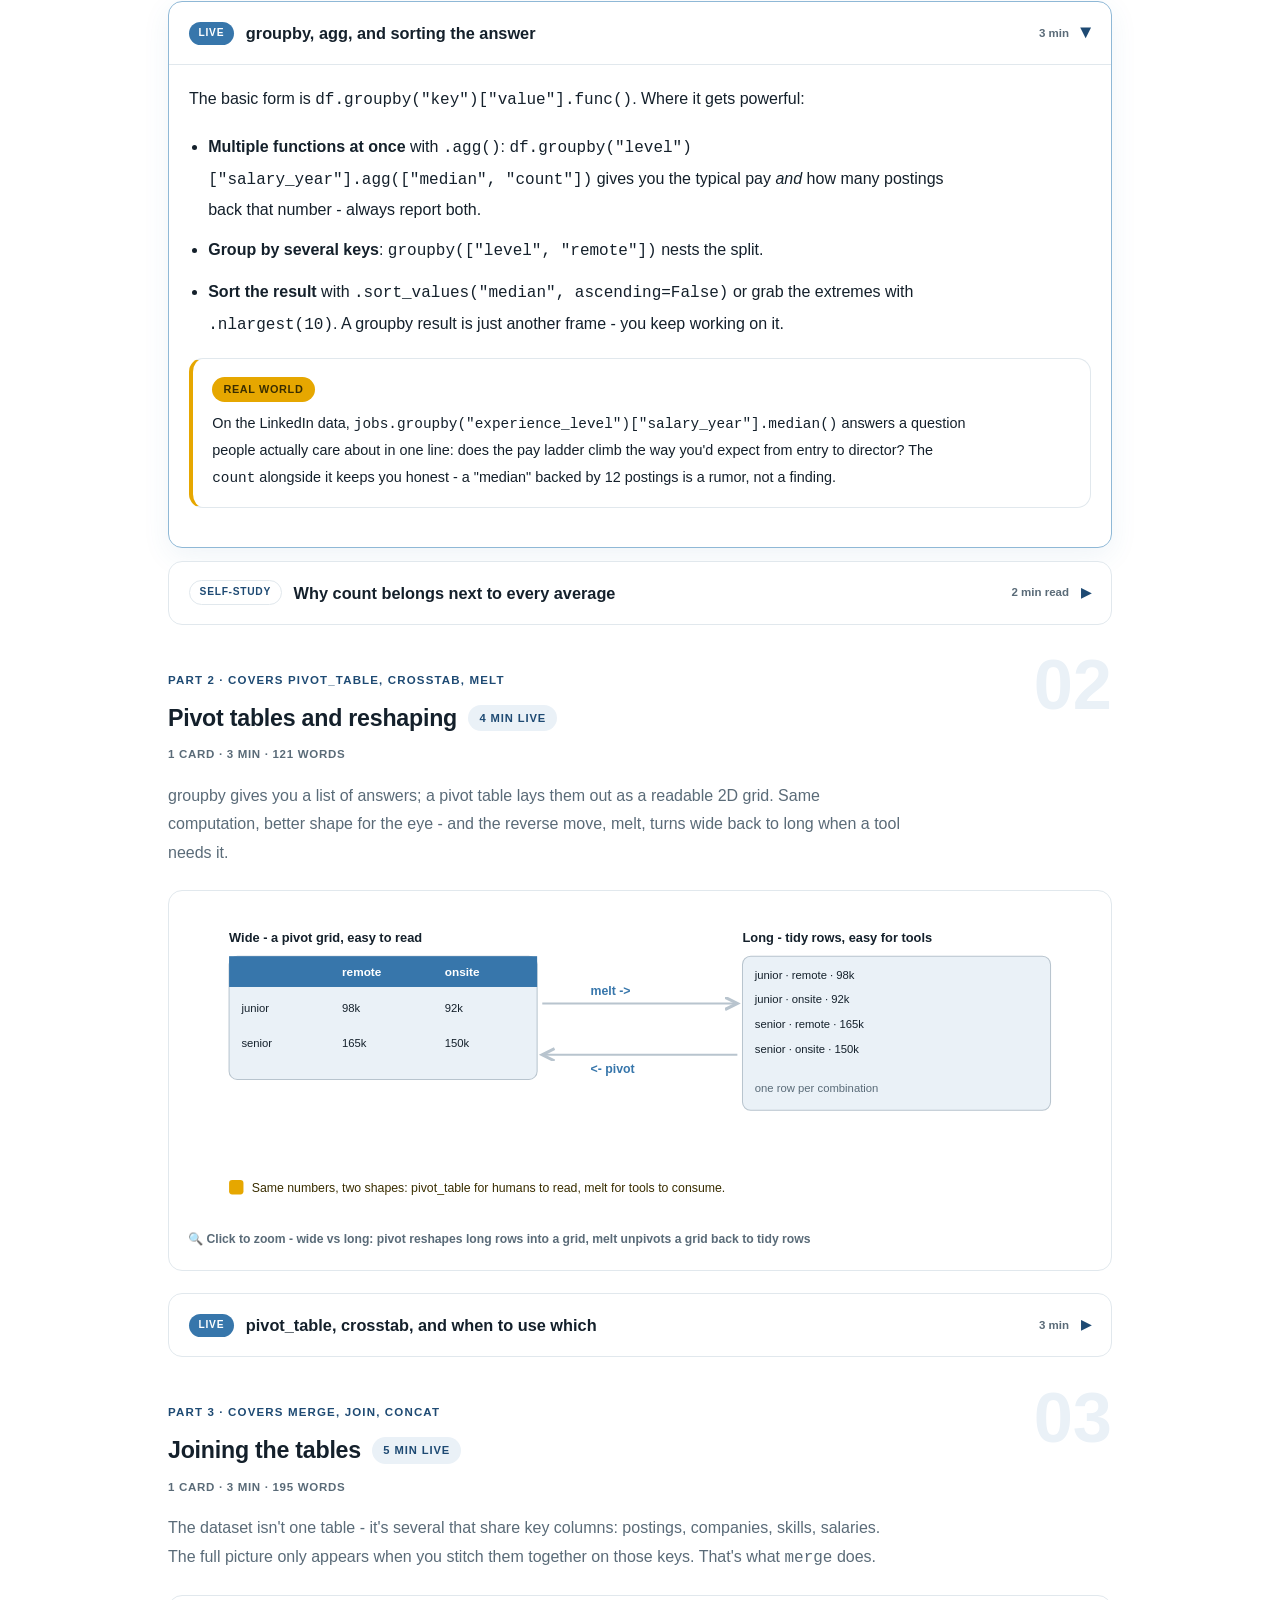
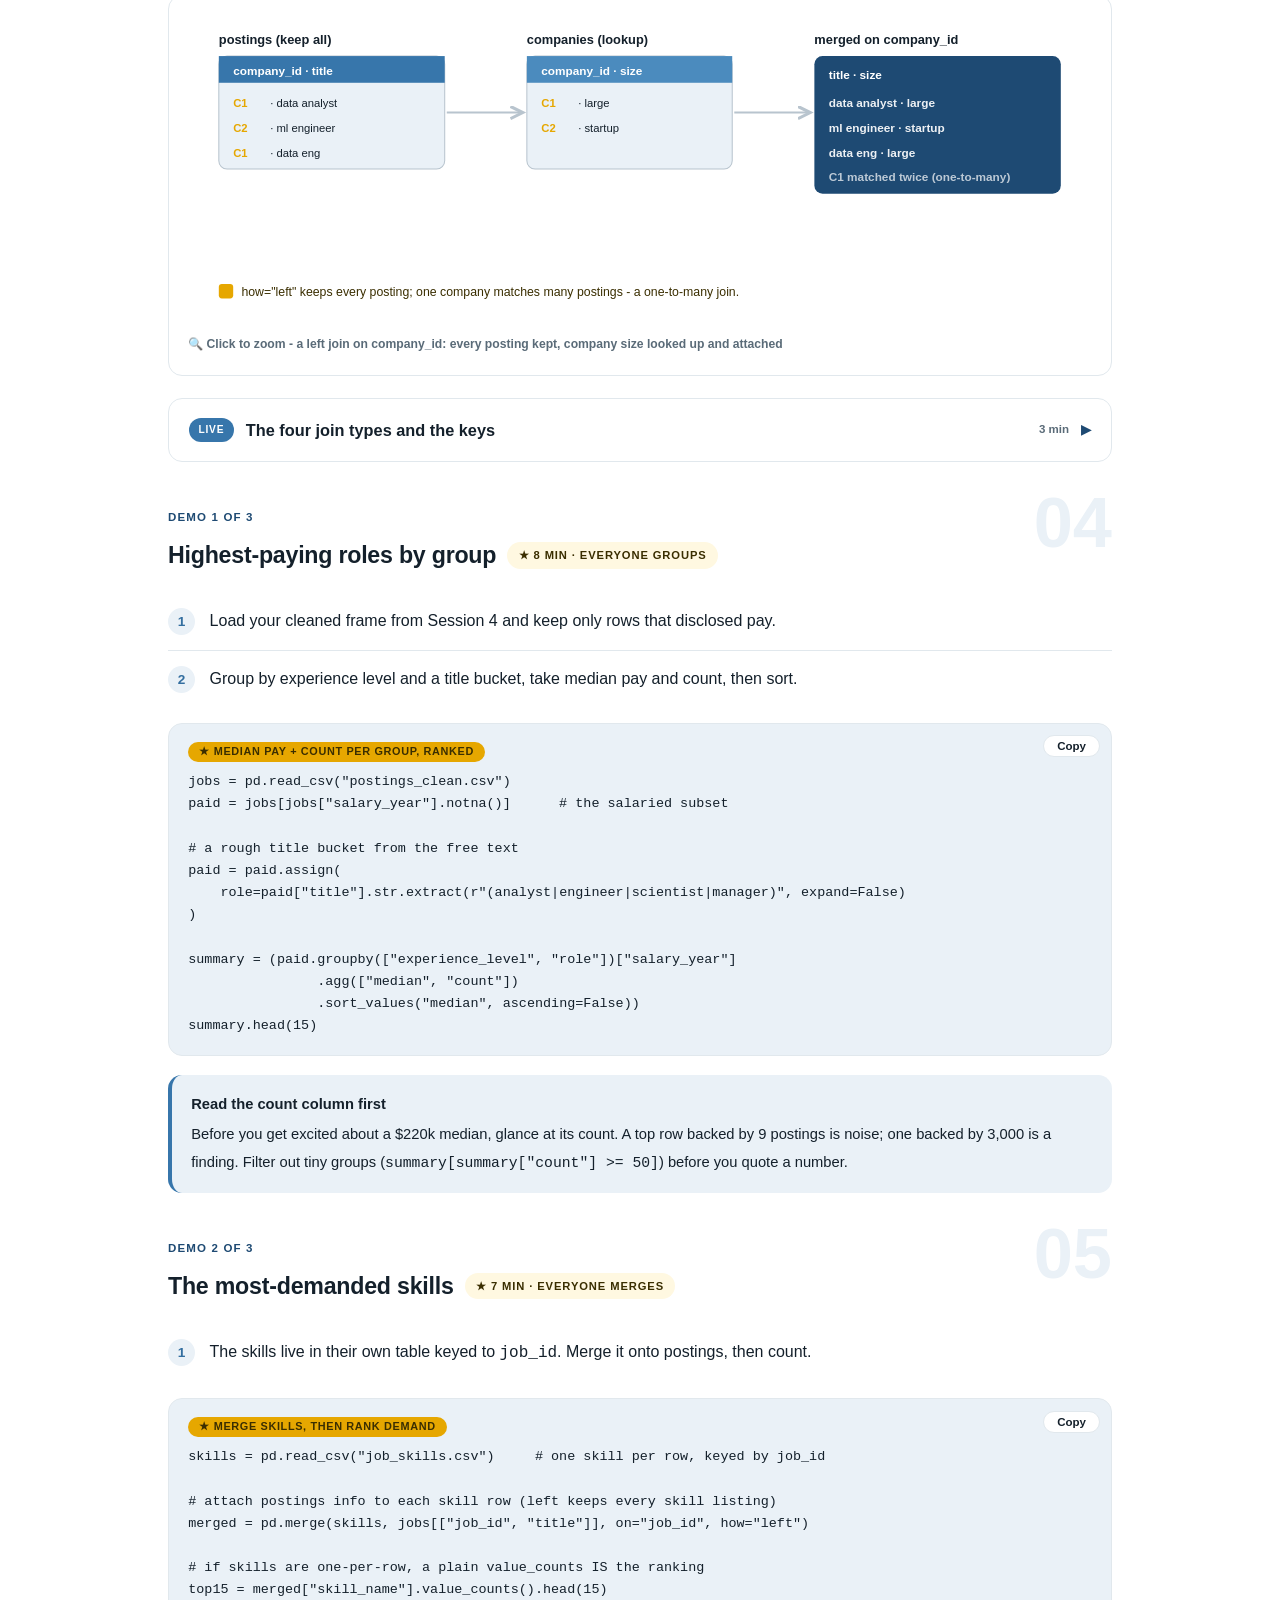
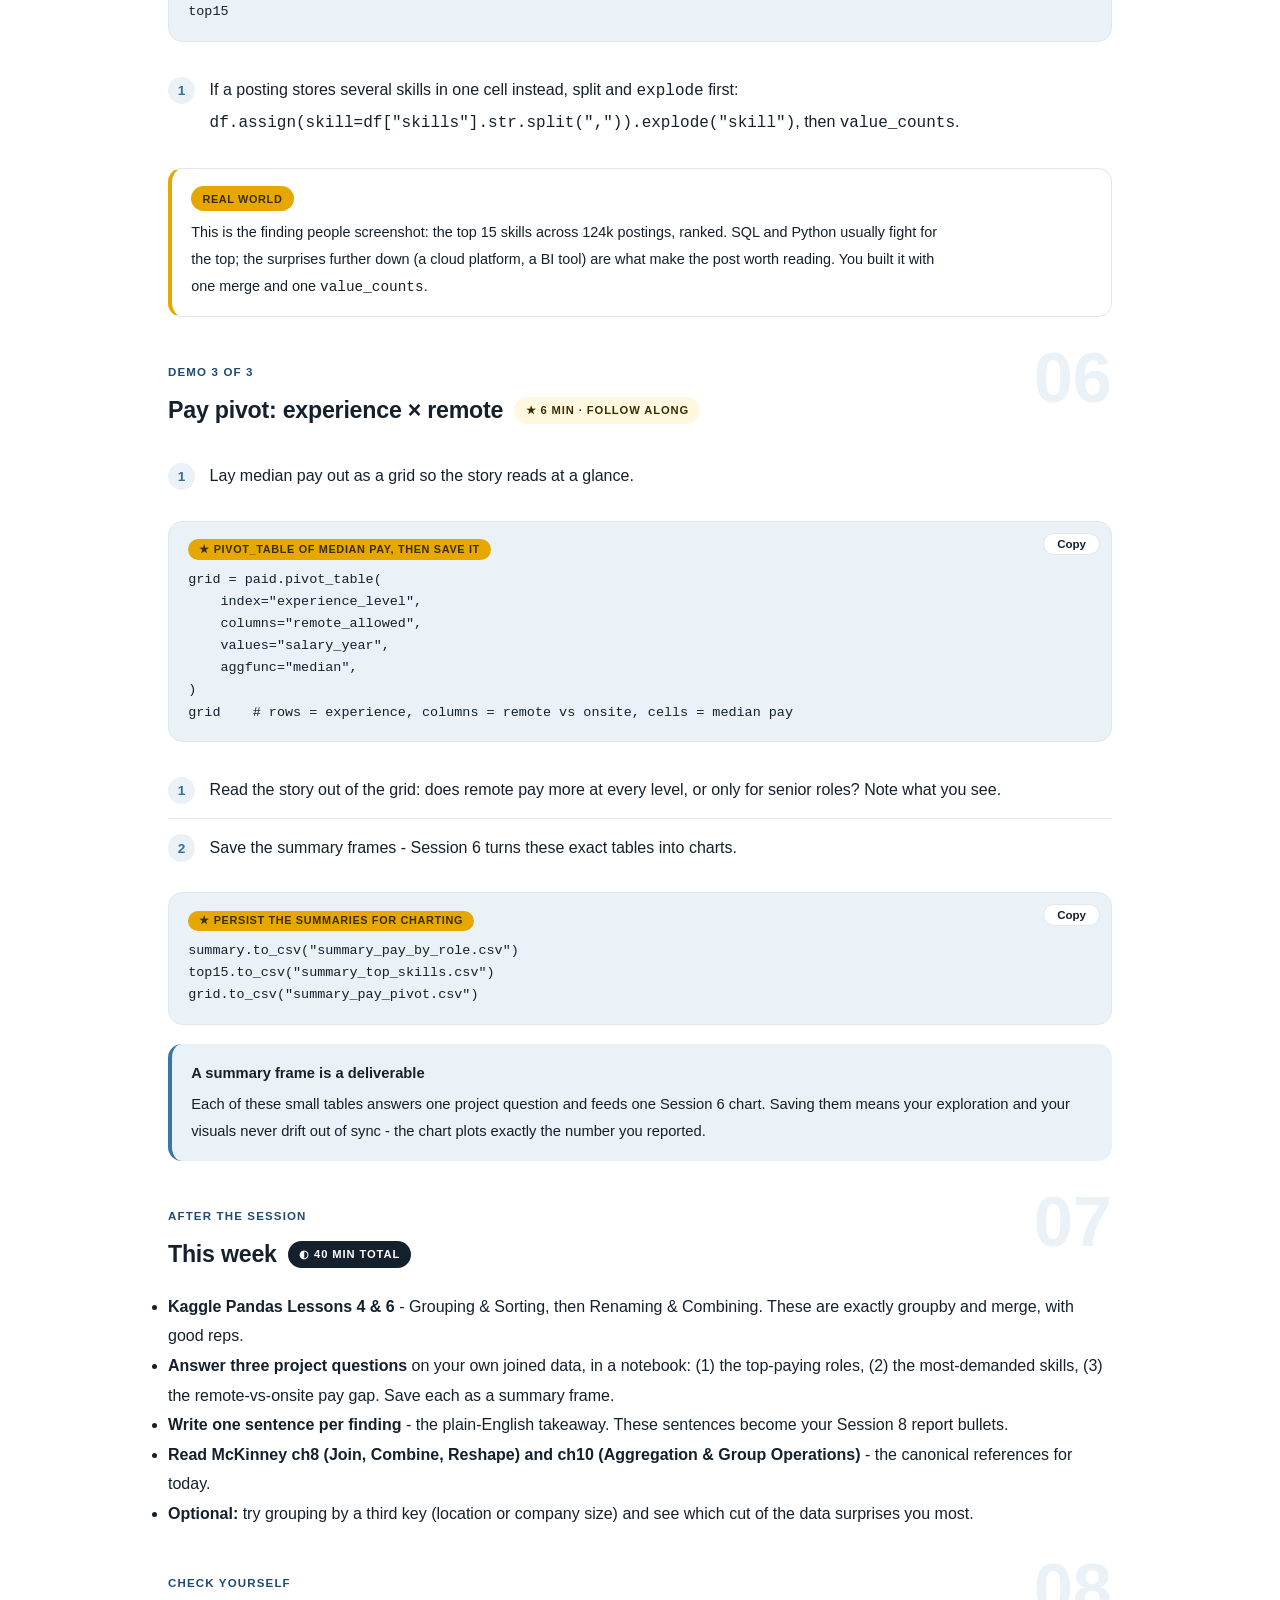
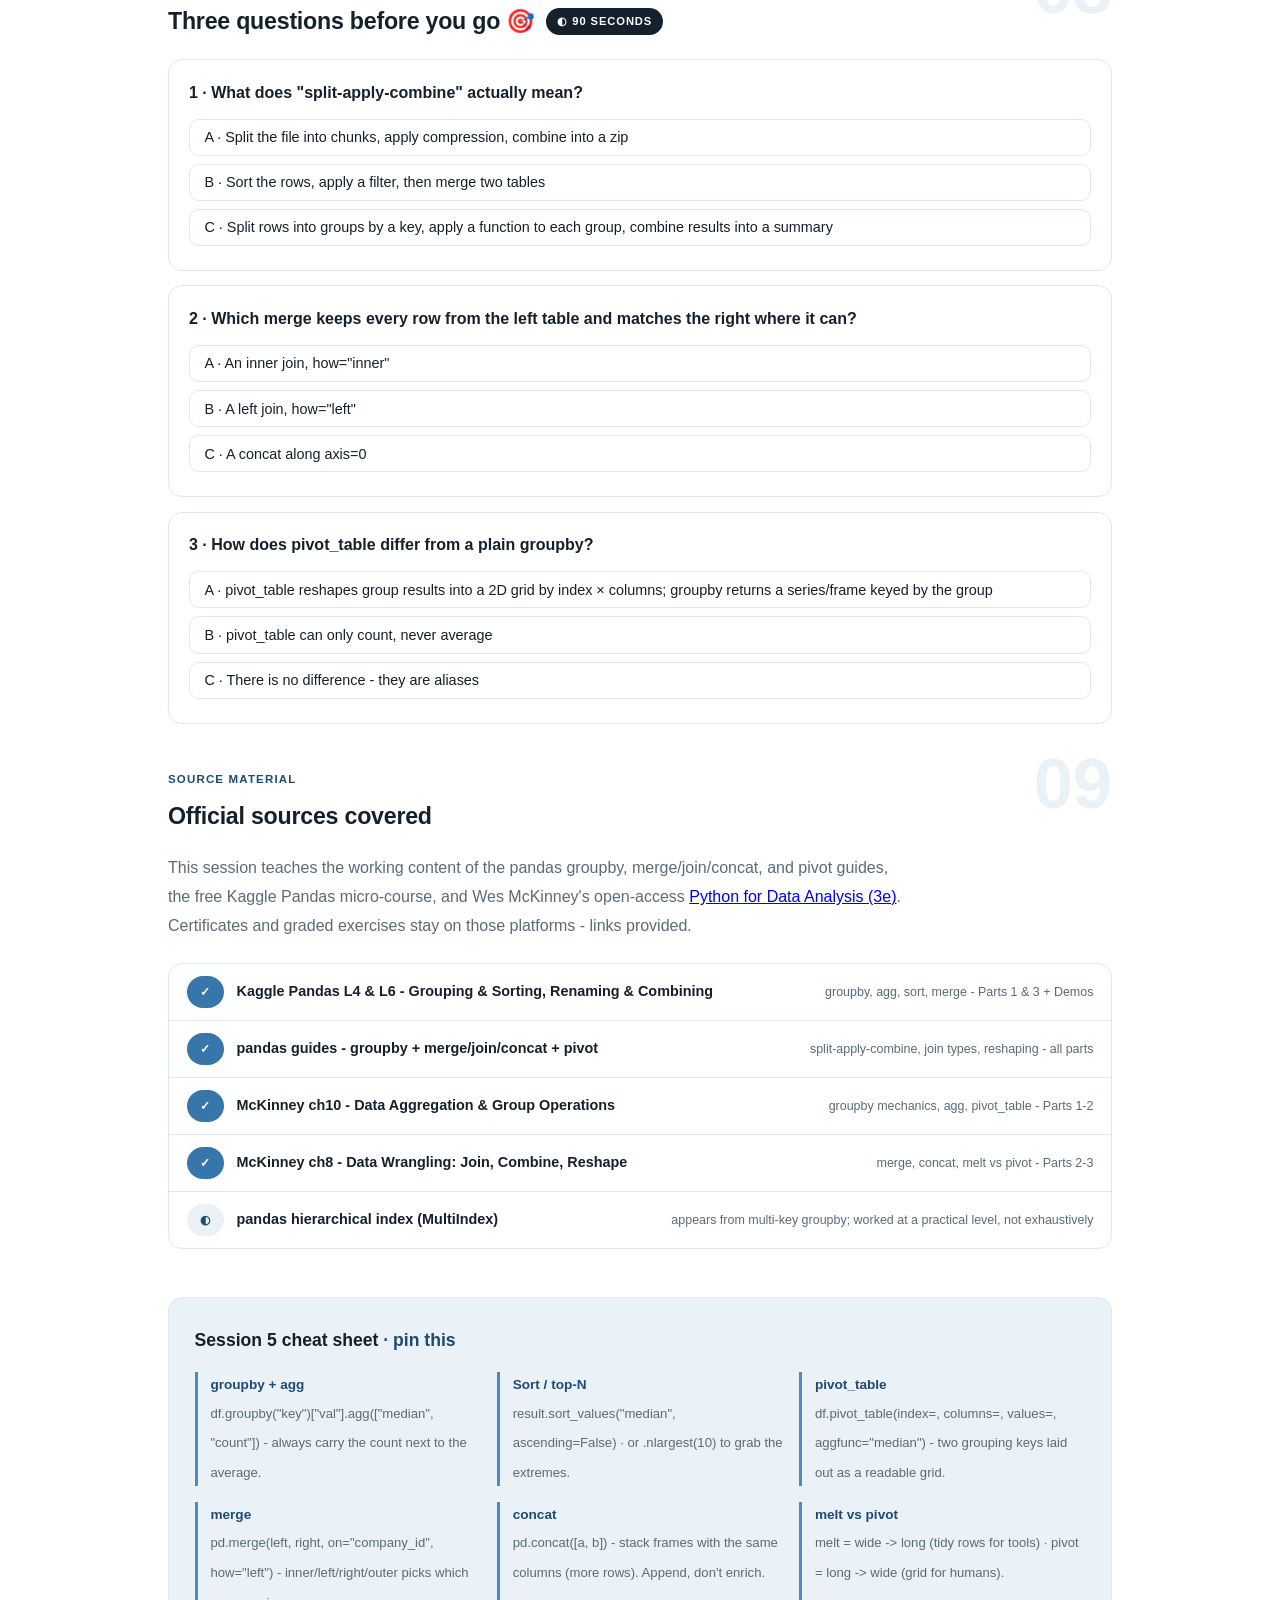
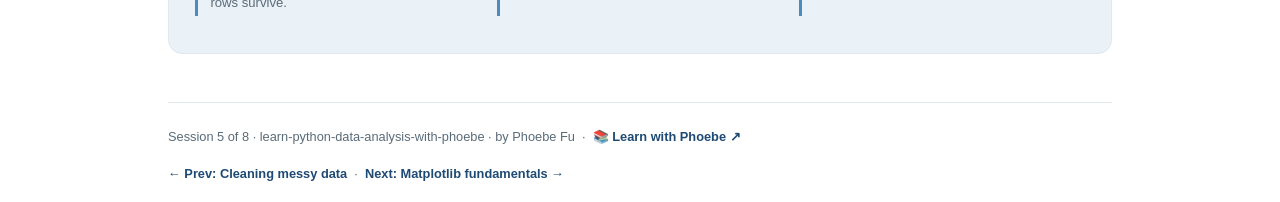
<file: courses/05-explore-and-aggregate.html>
<!DOCTYPE html>
<html lang="en">
<head>
<meta charset="UTF-8">
<meta name="viewport" content="width=device-width, initial-scale=1.0">
<!-- social:start -->
<meta name="description" content="Sessions 1 to 4 got you a clean, trustworthy frame. That was setup. This is the payoff. Almost every real question you&#x27;ll ever ask of data comes down to two operations: split the data into...">
<meta property="og:type" content="article">
<meta property="og:site_name" content="Learn with Phoebe">
<meta property="og:title" content="Explore and aggregate - learn python data analysis with phoebe">
<meta property="og:description" content="Sessions 1 to 4 got you a clean, trustworthy frame. That was setup. This is the payoff. Almost every real question you&#x27;ll ever ask of data comes down to two operations: split the data into...">
<meta property="og:url" content="https://phoebefu6.github.io/learn-python-data-analysis-with-phoebe/courses/05-explore-and-aggregate.html">
<meta property="og:image" content="https://phoebefu6.github.io/learn-python-data-analysis-with-phoebe/assets/og-cover.png">
<meta property="og:image:width" content="1200">
<meta property="og:image:height" content="630">
<meta name="twitter:card" content="summary_large_image">
<meta name="twitter:title" content="Explore and aggregate - learn python data analysis with phoebe">
<meta name="twitter:description" content="Sessions 1 to 4 got you a clean, trustworthy frame. That was setup. This is the payoff. Almost every real question you&#x27;ll ever ask of data comes down to two operations: split the data into...">
<meta name="twitter:image" content="https://phoebefu6.github.io/learn-python-data-analysis-with-phoebe/assets/og-cover.png">
<!-- social:end -->
<title>Session 5 · Explore and aggregate - learn python data analysis with phoebe</title>
<link rel="stylesheet" href="../assets/style.css?v=28">
</head>
<body>

<div class="toolbar">
  <div class="wrap">
    <span class="crumb"><a href="../index.html">learn-python-data-analysis-with-phoebe</a> / Session 5 of 8</span>
    <button class="btn" id="toggle-all" type="button">Expand all</button>
    <button class="btn primary" id="zoom-toggle" type="button">Projector zoom: off</button>
  </div>
</div>

<header class="masthead">
  <div class="wrap">
    <div class="eyebrow">Learn Python Data Analysis with Phoebe · Session 5 of 8</div>
    <h1>Explore and <span class="accent">aggregate</span></h1>
    <p class="sub">Now the questions get answered. You'll learn the split-apply-combine engine behind groupby, reshape results into readable grids with pivot_table, and merge the dataset's separate tables into one picture. From your cleaned frame you pull real findings: median pay by role, the most-demanded skills, and how remote work moves the number.</p>
    <div class="chip-row">
      <span class="chip level">🟠 Getting real</span>
      <span class="chip audience">Builders</span>
      <span class="chip audience">groupby + joins</span>
      <span class="chip time">45 min live + self-study</span>
    </div>
    <div class="agenda">
      <span class="a1" style="flex:1">0-3 · Welcome</span>
      <span class="a2" style="flex:3">3-18 · Concepts</span>
      <span class="a3" style="flex:5">18-40 · Answer questions</span>
      <span class="a4" style="flex:1">40-45 · Q&amp;A</span>
    </div>
  </div>
</header>

<main class="wrap">

  <!-- ============ INTRO ============ -->
  <section class="section" id="intro">
    <div class="section-kicker">
      <span class="klabel">Part 0</span>
      <h2>Where analysis starts answering questions</h2>
    </div>
    <p class="lede">Sessions 1 to 4 got you a clean, trustworthy frame. That was setup. This is the payoff. Almost every real question you'll ever ask of data comes down to two operations: <strong>split the data into groups and compute something per group</strong>, and <strong>join separate tables into one</strong>. That's it. Median salary by experience level? Group. Top skills across postings? Group and count. Do bigger companies pay more? Join, then group. Master these and you can interrogate any dataset - today you interrogate the job market.</p>
    <div class="legend">
      <span class="pill solid">Live - presented in session</span>
      <span class="pill light">Self-study - read after class</span>
      <span class="pill amber">★ Build-along demo</span>
      <span class="pill inkpill">The project: the data job market</span>
    </div>
    <div class="callout win">
      <strong>★ What you walk out with today</strong>
      Real findings, not exercises: a table of median <code>salary_year</code> by role and experience level, a ranked list of the most-demanded skills across all postings, and a pivot grid of pay by experience level crossed with remote status. Three answers you could put on a slide - and the summary frames you'll chart in Session 6.
    </div>
  </section>

  <!-- ============ PART 1: GROUPBY ============ -->
  <section class="section" id="groupby">
    <div class="section-kicker">
      <span class="klabel">Part 1 · covers groupby split-apply-combine</span>
      <h2>groupby: split-apply-combine <span class="tag concept">5 min live</span></h2>
    </div>
    <p class="lede">The single most useful mental model in data analysis. When you write <code>df.groupby("col")["val"].mean()</code>, pandas does three things - and once you see them, groupby stops being magic.</p>

    <figure class="zoomable">
      <svg viewBox="0 0 880 300" xmlns="http://www.w3.org/2000/svg" role="img" aria-label="Split-apply-combine: one table splits into groups by a key, a function applies to each group, and the results combine into a summary table">
        <style>
          .sacT { font: 700 13px Inter, sans-serif; fill: #FFFFFF; }
          .sacH { font: 700 12.5px Inter, sans-serif; fill: #14202B; }
          .sacX { font: 400 11.5px Inter, sans-serif; fill: #5A6B78; }
          .sacV { font: 600 12px Inter, sans-serif; fill: #FFFFFF; }
          .sacN { font: 400 12px Inter, sans-serif; fill: #3A2E00; }
          .sacA { stroke: #B8C4CE; stroke-width: 2; fill: none; marker-end: url(#sacAh); }
        </style>
        <defs>
          <marker id="sacAh" markerWidth="8" markerHeight="8" refX="6" refY="3" orient="auto">
            <path d="M0,0 L6,3 L0,6" fill="none" stroke="#B8C4CE" stroke-width="1.5"/>
          </marker>
        </defs>
        <!-- stage labels -->
        <text class="sacH" x="30" y="28">1 · Split</text>
        <text class="sacH" x="360" y="28">2 · Apply</text>
        <text class="sacH" x="690" y="28">3 · Combine</text>
        <!-- source table -->
        <rect x="30" y="42" width="150" height="120" rx="8" fill="#EAF1F7" stroke="#B8C4CE"/>
        <text class="sacX" x="44" y="64">jr · 90k</text>
        <text class="sacX" x="44" y="84">sr · 150k</text>
        <text class="sacX" x="44" y="104">jr · 100k</text>
        <text class="sacX" x="44" y="124">sr · 160k</text>
        <text class="sacX" x="44" y="144">jr · 95k</text>
        <!-- split into two groups -->
        <rect x="330" y="42" width="150" height="52" rx="8" fill="#3776AB"/>
        <text class="sacV" x="344" y="63">group: junior</text>
        <text class="sacV" x="344" y="82">90k · 100k · 95k</text>
        <rect x="330" y="108" width="150" height="52" rx="8" fill="#4B8BBE"/>
        <text class="sacV" x="344" y="129">group: senior</text>
        <text class="sacV" x="344" y="148">150k · 160k</text>
        <!-- combine -->
        <rect x="660" y="42" width="190" height="118" rx="8" fill="#1E4A73"/>
        <text class="sacT" x="678" y="70">junior -&gt; 95k</text>
        <text class="sacT" x="678" y="100">senior -&gt; 155k</text>
        <text class="sacV" x="678" y="132" style="opacity:.85">median per group</text>
        <!-- arrows -->
        <line class="sacA" x1="182" y1="102" x2="326" y2="68"/>
        <line class="sacA" x1="182" y1="102" x2="326" y2="134"/>
        <line class="sacA" x1="482" y1="68" x2="656" y2="85"/>
        <line class="sacA" x1="482" y1="134" x2="656" y2="115"/>
        <text class="sacX" x="510" y="200">.groupby("level")["salary"].median()</text>
        <rect x="30" y="262" width="14" height="14" rx="3" fill="#E6A700"/>
        <text class="sacN" x="52" y="274">One line, three moves: split rows by a key, apply a function to each group, combine into a summary.</text>
      </svg>
      <figcaption>🔍 Click to zoom - split-apply-combine: the engine under every groupby you'll ever write</figcaption>
    </figure>

    <details class="card" open>
      <summary><span class="mode live">Live</span>groupby, agg, and sorting the answer<span class="mini">3 min</span><span class="caret">▶</span></summary>
      <div class="body">
        <p>The basic form is <code>df.groupby("key")["value"].func()</code>. Where it gets powerful:</p>
        <ul>
          <li><strong>Multiple functions at once</strong> with <code>.agg()</code>: <code>df.groupby("level")["salary_year"].agg(["median", "count"])</code> gives you the typical pay <em>and</em> how many postings back that number - always report both.</li>
          <li><strong>Group by several keys</strong>: <code>groupby(["level", "remote"])</code> nests the split.</li>
          <li><strong>Sort the result</strong> with <code>.sort_values("median", ascending=False)</code> or grab the extremes with <code>.nlargest(10)</code>. A groupby result is just another frame - you keep working on it.</li>
        </ul>
        <div class="callout example">
          <span class="ex-pill">Real world</span>
          <p>On the LinkedIn data, <code>jobs.groupby("experience_level")["salary_year"].median()</code> answers a question people actually care about in one line: does the pay ladder climb the way you'd expect from entry to director? The <code>count</code> alongside it keeps you honest - a "median" backed by 12 postings is a rumor, not a finding.</p>
        </div>
      </div>
    </details>

    <details class="card">
      <summary><span class="mode self">Self-study</span>Why count belongs next to every average<span class="mini">2 min read</span><span class="caret">▶</span></summary>
      <div class="body">
        <p>An aggregate hides its sample size. A group of 5,000 postings and a group of 8 both collapse to a single median, and on a chart they look equally solid. Always carry the count: <code>.agg(["median", "count"])</code>. In your Session 8 report, a footnote of group sizes is the difference between "credible" and "made up." Small groups are where confident wrong conclusions live.</p>
      </div>
    </details>
  </section>

  <!-- ============ PART 2: PIVOT + RESHAPE ============ -->
  <section class="section" id="pivot">
    <div class="section-kicker">
      <span class="klabel">Part 2 · covers pivot_table, crosstab, melt</span>
      <h2>Pivot tables and reshaping <span class="tag concept">4 min live</span></h2>
    </div>
    <p class="lede">groupby gives you a list of answers; a pivot table lays them out as a readable 2D grid. Same computation, better shape for the eye - and the reverse move, melt, turns wide back to long when a tool needs it.</p>

    <figure class="zoomable">
      <svg viewBox="0 0 880 300" xmlns="http://www.w3.org/2000/svg" role="img" aria-label="Wide versus long: melt turns a wide grid into long tidy rows, pivot turns long rows back into a wide grid">
        <style>
          .rshH { font: 700 12.5px Inter, sans-serif; fill: #14202B; }
          .rshC { font: 400 11px Inter, sans-serif; fill: #14202B; }
          .rshV { font: 600 11.5px Inter, sans-serif; fill: #FFFFFF; }
          .rshL { font: 600 12px Inter, sans-serif; fill: #3776AB; }
          .rshN { font: 400 12px Inter, sans-serif; fill: #3A2E00; }
          .rshA { stroke: #B8C4CE; stroke-width: 2; fill: none; marker-end: url(#rshAh); }
        </style>
        <defs>
          <marker id="rshAh" markerWidth="8" markerHeight="8" refX="6" refY="3" orient="auto">
            <path d="M0,0 L6,3 L0,6" fill="none" stroke="#B8C4CE" stroke-width="1.5"/>
          </marker>
        </defs>
        <!-- WIDE grid -->
        <text class="rshH" x="40" y="30">Wide - a pivot grid, easy to read</text>
        <rect x="40" y="44" width="300" height="120" rx="8" fill="#EAF1F7" stroke="#B8C4CE"/>
        <rect x="40" y="44" width="300" height="30" fill="#3776AB"/>
        <text class="rshV" x="150" y="63">remote</text>
        <text class="rshV" x="250" y="63">onsite</text>
        <text class="rshC" x="52" y="98">junior</text>
        <text class="rshC" x="150" y="98">98k</text>
        <text class="rshC" x="250" y="98">92k</text>
        <text class="rshC" x="52" y="132">senior</text>
        <text class="rshC" x="150" y="132">165k</text>
        <text class="rshC" x="250" y="132">150k</text>
        <!-- LONG table -->
        <text class="rshH" x="540" y="30">Long - tidy rows, easy for tools</text>
        <rect x="540" y="44" width="300" height="150" rx="8" fill="#EAF1F7" stroke="#B8C4CE"/>
        <text class="rshC" x="552" y="66">junior · remote · 98k</text>
        <text class="rshC" x="552" y="90">junior · onsite · 92k</text>
        <text class="rshC" x="552" y="114">senior · remote · 165k</text>
        <text class="rshC" x="552" y="138">senior · onsite · 150k</text>
        <text class="rshC" x="552" y="176" style="fill:#5A6B78">one row per combination</text>
        <!-- arrows -->
        <line class="rshA" x1="345" y1="90" x2="535" y2="90"/>
        <text class="rshL" x="392" y="82">melt -&gt;</text>
        <line class="rshA" x1="535" y1="140" x2="345" y2="140"/>
        <text class="rshL" x="392" y="158">&lt;- pivot</text>
        <rect x="40" y="262" width="14" height="14" rx="3" fill="#E6A700"/>
        <text class="rshN" x="62" y="274">Same numbers, two shapes: pivot_table for humans to read, melt for tools to consume.</text>
      </svg>
      <figcaption>🔍 Click to zoom - wide vs long: pivot reshapes long rows into a grid, melt unpivots a grid back to tidy rows</figcaption>
    </figure>

    <details class="card">
      <summary><span class="mode live">Live</span>pivot_table, crosstab, and when to use which<span class="mini">3 min</span><span class="caret">▶</span></summary>
      <div class="body">
        <ul>
          <li><strong><code>pivot_table(index=, columns=, values=, aggfunc=)</code></strong> - the workhorse. <code>index</code> becomes the rows, <code>columns</code> the columns, and each cell is <code>aggfunc</code> applied to <code>values</code> for that combination. It's groupby-on-two-keys, laid out as a grid.</li>
          <li><strong><code>pd.crosstab(a, b)</code></strong> - a shortcut for counting combinations (a frequency table). Reach for it when you just want "how many postings are remote × senior."</li>
          <li><strong><code>melt</code> vs <code>pivot</code></strong> - <code>melt</code> goes wide -&gt; long (many columns collapse into key/value rows), <code>pivot</code> goes long -&gt; wide. Charting libraries usually want long; humans usually want wide.</li>
        </ul>
        <div class="callout tip">
          <strong>pivot_table beats pivot on real data</strong>
          Plain <code>pivot</code> errors if any index/column pair repeats. <code>pivot_table</code> takes an <code>aggfunc</code> so duplicates get summarized instead of crashing - on messy real data, reach for <code>pivot_table</code> by default.
        </div>
      </div>
    </details>
  </section>

  <!-- ============ PART 3: JOINING TABLES ============ -->
  <section class="section" id="joins">
    <div class="section-kicker">
      <span class="klabel">Part 3 · covers merge, join, concat</span>
      <h2>Joining the tables <span class="tag concept">5 min live</span></h2>
    </div>
    <p class="lede">The dataset isn't one table - it's several that share key columns: postings, companies, skills, salaries. The full picture only appears when you stitch them together on those keys. That's what <code>merge</code> does.</p>

    <figure class="zoomable">
      <svg viewBox="0 0 880 300" xmlns="http://www.w3.org/2000/svg" role="img" aria-label="A left join: the postings table keeps all its rows and matches company size from the companies table on company_id">
        <style>
          .jnH { font: 700 12.5px Inter, sans-serif; fill: #14202B; }
          .jnHd { font: 700 11.5px Inter, sans-serif; fill: #FFFFFF; }
          .jnC { font: 400 11px Inter, sans-serif; fill: #14202B; }
          .jnK { font: 700 11px Inter, sans-serif; fill: #E6A700; }
          .jnN { font: 400 12px Inter, sans-serif; fill: #3A2E00; }
          .jnA { stroke: #B8C4CE; stroke-width: 2; fill: none; marker-end: url(#jnAh); }
        </style>
        <defs>
          <marker id="jnAh" markerWidth="8" markerHeight="8" refX="6" refY="3" orient="auto">
            <path d="M0,0 L6,3 L0,6" fill="none" stroke="#B8C4CE" stroke-width="1.5"/>
          </marker>
        </defs>
        <!-- left table: postings -->
        <text class="jnH" x="30" y="28">postings (keep all)</text>
        <rect x="30" y="40" width="220" height="110" rx="8" fill="#EAF1F7" stroke="#B8C4CE"/>
        <rect x="30" y="40" width="220" height="26" fill="#3776AB"/>
        <text class="jnHd" x="44" y="58">company_id · title</text>
        <text class="jnK" x="44" y="90">C1</text><text class="jnC" x="80" y="90">· data analyst</text>
        <text class="jnK" x="44" y="114">C2</text><text class="jnC" x="80" y="114">· ml engineer</text>
        <text class="jnK" x="44" y="138">C1</text><text class="jnC" x="80" y="138">· data eng</text>
        <!-- right table: companies -->
        <text class="jnH" x="330" y="28">companies (lookup)</text>
        <rect x="330" y="40" width="200" height="110" rx="8" fill="#EAF1F7" stroke="#B8C4CE"/>
        <rect x="330" y="40" width="200" height="26" fill="#4B8BBE"/>
        <text class="jnHd" x="344" y="58">company_id · size</text>
        <text class="jnK" x="344" y="90">C1</text><text class="jnC" x="380" y="90">· large</text>
        <text class="jnK" x="344" y="114">C2</text><text class="jnC" x="380" y="114">· startup</text>
        <!-- merged result -->
        <text class="jnH" x="610" y="28">merged on company_id</text>
        <rect x="610" y="40" width="240" height="134" rx="8" fill="#1E4A73"/>
        <text class="jnHd" x="624" y="62">title · size</text>
        <text class="jnHd" x="624" y="90" style="opacity:.92">data analyst · large</text>
        <text class="jnHd" x="624" y="114" style="opacity:.92">ml engineer · startup</text>
        <text class="jnHd" x="624" y="138" style="opacity:.92">data eng · large</text>
        <text class="jnHd" x="624" y="162" style="opacity:.7">C1 matched twice (one-to-many)</text>
        <line class="jnA" x1="252" y1="95" x2="326" y2="95"/>
        <line class="jnA" x1="532" y1="95" x2="606" y2="95"/>
        <rect x="30" y="262" width="14" height="14" rx="3" fill="#E6A700"/>
        <text class="jnN" x="52" y="274">how="left" keeps every posting; one company matches many postings - a one-to-many join.</text>
      </svg>
      <figcaption>🔍 Click to zoom - a left join on company_id: every posting kept, company size looked up and attached</figcaption>
    </figure>

    <details class="card">
      <summary><span class="mode live">Live</span>The four join types and the keys<span class="mini">3 min</span><span class="caret">▶</span></summary>
      <div class="body">
        <p><code>pd.merge(left, right, on="key", how=...)</code> combines two frames on a shared column. The <code>how</code> decides which rows survive:</p>
        <ul>
          <li><strong>inner</strong> - only rows with a match on both sides. The safe default when you need complete pairs.</li>
          <li><strong>left</strong> - keep <em>all</em> left rows, attach right where it matches, <code>NaN</code> where it doesn't. This is the everyday analyst join: keep every posting, enrich it.</li>
          <li><strong>right / outer</strong> - keep all right rows / keep everything from both.</li>
          <li><strong>keys</strong> - <code>on="company_id"</code> when both sides name it the same; <code>left_on=/right_on=</code> when they differ. Watch <strong>one-to-many</strong>: one company matched to many postings multiplies rows - expected here, but always check the shape after.</li>
        </ul>
        <p><code>pd.concat([a, b])</code> is different - it <em>stacks</em> frames with the same columns (more rows) rather than matching on a key. Use it to append, not to enrich.</p>
        <div class="callout example">
          <span class="ex-pill">Real world</span>
          <p>Join <code>company_size</code> onto postings with a left join on <code>company_id</code>, then group by size and take the median <code>salary_year</code> - and you've answered "do bigger companies pay more?" with your own data. The left join guarantees you don't quietly drop postings whose company is missing from the lookup table; they just get a <code>NaN</code> size you can filter later.</p>
        </div>
      </div>
    </details>
  </section>

  <!-- ============ DEMO 1 ============ -->
  <section class="section" id="demo-1">
    <div class="section-kicker">
      <span class="klabel">Demo 1 of 3</span>
      <h2>Highest-paying roles by group <span class="tag demo">★ 8 min · everyone groups</span></h2>
    </div>
    <div class="steps">
      <div class="step"><p>Load your cleaned frame from Session 4 and keep only rows that disclosed pay.</p></div>
      <div class="step"><p>Group by experience level and a title bucket, take median pay and count, then sort.</p></div>
    </div>
    <div class="prompt-box good"><span class="label">★ Median pay + count per group, ranked</span>jobs = pd.read_csv("postings_clean.csv")
paid = jobs[jobs["salary_year"].notna()]      # the salaried subset

# a rough title bucket from the free text
paid = paid.assign(
    role=paid["title"].str.extract(r"(analyst|engineer|scientist|manager)", expand=False)
)

summary = (paid.groupby(["experience_level", "role"])["salary_year"]
                .agg(["median", "count"])
                .sort_values("median", ascending=False))
summary.head(15)</div>
    <div class="callout tip">
      <strong>Read the count column first</strong>
      Before you get excited about a $220k median, glance at its count. A top row backed by 9 postings is noise; one backed by 3,000 is a finding. Filter out tiny groups (<code>summary[summary["count"] &gt;= 50]</code>) before you quote a number.
    </div>
  </section>

  <!-- ============ DEMO 2 ============ -->
  <section class="section" id="demo-2">
    <div class="section-kicker">
      <span class="klabel">Demo 2 of 3</span>
      <h2>The most-demanded skills <span class="tag demo">★ 7 min · everyone merges</span></h2>
    </div>
    <div class="steps">
      <div class="step"><p>The skills live in their own table keyed to <code>job_id</code>. Merge it onto postings, then count.</p></div>
    </div>
    <div class="prompt-box good"><span class="label">★ Merge skills, then rank demand</span>skills = pd.read_csv("job_skills.csv")     # one skill per row, keyed by job_id

# attach postings info to each skill row (left keeps every skill listing)
merged = pd.merge(skills, jobs[["job_id", "title"]], on="job_id", how="left")

# if skills are one-per-row, a plain value_counts IS the ranking
top15 = merged["skill_name"].value_counts().head(15)
top15</div>
    <div class="steps">
      <div class="step"><p>If a posting stores several skills in one cell instead, split and <code>explode</code> first: <code>df.assign(skill=df["skills"].str.split(",")).explode("skill")</code>, then <code>value_counts</code>.</p></div>
    </div>
    <div class="callout example">
      <span class="ex-pill">Real world</span>
      <p>This is the finding people screenshot: the top 15 skills across 124k postings, ranked. SQL and Python usually fight for the top; the surprises further down (a cloud platform, a BI tool) are what make the post worth reading. You built it with one merge and one <code>value_counts</code>.</p>
    </div>
  </section>

  <!-- ============ DEMO 3 ============ -->
  <section class="section" id="demo-3">
    <div class="section-kicker">
      <span class="klabel">Demo 3 of 3</span>
      <h2>Pay pivot: experience × remote <span class="tag demo">★ 6 min · follow along</span></h2>
    </div>
    <div class="steps">
      <div class="step"><p>Lay median pay out as a grid so the story reads at a glance.</p></div>
    </div>
    <div class="prompt-box good"><span class="label">★ pivot_table of median pay, then save it</span>grid = paid.pivot_table(
    index="experience_level",
    columns="remote_allowed",
    values="salary_year",
    aggfunc="median",
)
grid    # rows = experience, columns = remote vs onsite, cells = median pay</div>
    <div class="steps">
      <div class="step"><p>Read the story out of the grid: does remote pay more at every level, or only for senior roles? Note what you see.</p></div>
      <div class="step"><p>Save the summary frames - Session 6 turns these exact tables into charts.</p></div>
    </div>
    <div class="prompt-box good"><span class="label">★ Persist the summaries for charting</span>summary.to_csv("summary_pay_by_role.csv")
top15.to_csv("summary_top_skills.csv")
grid.to_csv("summary_pay_pivot.csv")</div>
    <div class="callout tip">
      <strong>A summary frame is a deliverable</strong>
      Each of these small tables answers one project question and feeds one Session 6 chart. Saving them means your exploration and your visuals never drift out of sync - the chart plots exactly the number you reported.
    </div>
  </section>

  <!-- ============ HOMEWORK ============ -->
  <section class="section" id="exercise">
    <div class="section-kicker">
      <span class="klabel">After the session</span>
      <h2>This week <span class="tag exercise">◐ 40 min total</span></h2>
    </div>
    <ul>
      <li><strong>Kaggle Pandas Lessons 4 &amp; 6</strong> - Grouping &amp; Sorting, then Renaming &amp; Combining. These are exactly groupby and merge, with good reps.</li>
      <li><strong>Answer three project questions</strong> on your own joined data, in a notebook: (1) the top-paying roles, (2) the most-demanded skills, (3) the remote-vs-onsite pay gap. Save each as a summary frame.</li>
      <li><strong>Write one sentence per finding</strong> - the plain-English takeaway. These sentences become your Session 8 report bullets.</li>
      <li><strong>Read McKinney ch8 (Join, Combine, Reshape) and ch10 (Aggregation &amp; Group Operations)</strong> - the canonical references for today.</li>
      <li><strong>Optional:</strong> try grouping by a third key (location or company size) and see which cut of the data surprises you most.</li>
    </ul>
  </section>

  <!-- ============ QUIZ ============ -->
  <section class="section" id="quiz">
    <div class="section-kicker">
      <span class="klabel">Check yourself</span>
      <h2>Three questions before you go 🎯 <span class="tag exercise">◐ 90 seconds</span></h2>
    </div>
    <div class="quiz-q" data-answer="2">
      <p class="qtext">1 · What does "split-apply-combine" actually mean?</p>
      <button class="qopt" type="button">A · Split the file into chunks, apply compression, combine into a zip</button>
      <button class="qopt" type="button">B · Sort the rows, apply a filter, then merge two tables</button>
      <button class="qopt" type="button">C · Split rows into groups by a key, apply a function to each group, combine results into a summary</button>
      <p class="qwhy">That's the engine under every groupby: split by the key, apply the aggregate per group, combine the per-group answers into one summary frame.</p>
    </div>
    <div class="quiz-q" data-answer="1">
      <p class="qtext">2 · Which merge keeps every row from the left table and matches the right where it can?</p>
      <button class="qopt" type="button">A · An inner join, how="inner"</button>
      <button class="qopt" type="button">B · A left join, how="left"</button>
      <button class="qopt" type="button">C · A concat along axis=0</button>
      <p class="qwhy">how="left" keeps all left rows and fills NaN where the right side has no match - the everyday "keep every posting, enrich it" join.</p>
    </div>
    <div class="quiz-q" data-answer="0">
      <p class="qtext">3 · How does pivot_table differ from a plain groupby?</p>
      <button class="qopt" type="button">A · pivot_table reshapes group results into a 2D grid by index × columns; groupby returns a series/frame keyed by the group</button>
      <button class="qopt" type="button">B · pivot_table can only count, never average</button>
      <button class="qopt" type="button">C · There is no difference - they are aliases</button>
      <p class="qwhy">Same computation, different shape: pivot_table spreads two grouping keys across rows and columns for the eye; groupby hands back a result indexed by the group.</p>
    </div>
    <p class="quiz-score"></p>
  </section>

  <!-- ============ OFFICIAL SOURCES ============ -->
  <section class="section" id="official">
    <div class="section-kicker">
      <span class="klabel">Source material</span>
      <h2>Official sources covered</h2>
    </div>
    <p class="lede">This session teaches the working content of the pandas groupby, merge/join/concat, and pivot guides, the free Kaggle Pandas micro-course, and Wes McKinney's open-access <a href="https://wesmckinney.com/book/">Python for Data Analysis (3e)</a>. Certificates and graded exercises stay on those platforms - links provided.</p>
    <div class="covered">
      <div class="covered-row"><span class="status pill solid">✓</span><span class="name">Kaggle Pandas L4 &amp; L6 - Grouping &amp; Sorting, Renaming &amp; Combining</span><span class="note">groupby, agg, sort, merge - Parts 1 &amp; 3 + Demos</span></div>
      <div class="covered-row"><span class="status pill solid">✓</span><span class="name">pandas guides - groupby + merge/join/concat + pivot</span><span class="note">split-apply-combine, join types, reshaping - all parts</span></div>
      <div class="covered-row"><span class="status pill solid">✓</span><span class="name">McKinney ch10 - Data Aggregation &amp; Group Operations</span><span class="note">groupby mechanics, agg, pivot_table - Parts 1-2</span></div>
      <div class="covered-row"><span class="status pill solid">✓</span><span class="name">McKinney ch8 - Data Wrangling: Join, Combine, Reshape</span><span class="note">merge, concat, melt vs pivot - Parts 2-3</span></div>
      <div class="covered-row"><span class="status pill light">◐</span><span class="name">pandas hierarchical index (MultiIndex)</span><span class="note">appears from multi-key groupby; worked at a practical level, not exhaustively</span></div>
    </div>
  </section>

  <!-- ============ CHEAT SHEET ============ -->
  <section class="cheat" id="cheatsheet">
    <h3>Session 5 cheat sheet <span>· pin this</span></h3>
    <div class="grid-2">
      <div class="cheat-item"><b>groupby + agg</b><span>df.groupby("key")["val"].agg(["median", "count"]) - always carry the count next to the average.</span></div>
      <div class="cheat-item"><b>Sort / top-N</b><span>result.sort_values("median", ascending=False) · or .nlargest(10) to grab the extremes.</span></div>
      <div class="cheat-item"><b>pivot_table</b><span>df.pivot_table(index=, columns=, values=, aggfunc="median") - two grouping keys laid out as a readable grid.</span></div>
      <div class="cheat-item"><b>merge</b><span>pd.merge(left, right, on="company_id", how="left") - inner/left/right/outer picks which rows survive.</span></div>
      <div class="cheat-item"><b>concat</b><span>pd.concat([a, b]) - stack frames with the same columns (more rows). Append, don't enrich.</span></div>
      <div class="cheat-item"><b>melt vs pivot</b><span>melt = wide -&gt; long (tidy rows for tools) · pivot = long -&gt; wide (grid for humans).</span></div>
    </div>
  </section>

  <footer class="pagefoot">
    <span>Session 5 of 8 · learn-python-data-analysis-with-phoebe · by Phoebe Fu &nbsp;·&nbsp; 📚 <a href="https://phoebefu6.github.io/learn-with-phoebe/">Learn with Phoebe ↗</a></span>
    <span><a href="04-cleaning-messy-data.html">← Prev: Cleaning messy data</a> &nbsp;·&nbsp; <a href="06-matplotlib-fundamentals.html">Next: Matplotlib fundamentals →</a></span>
  </footer>

</main>

<script src="../assets/app.js?v=26"></script>
</body>
</html>
</file>
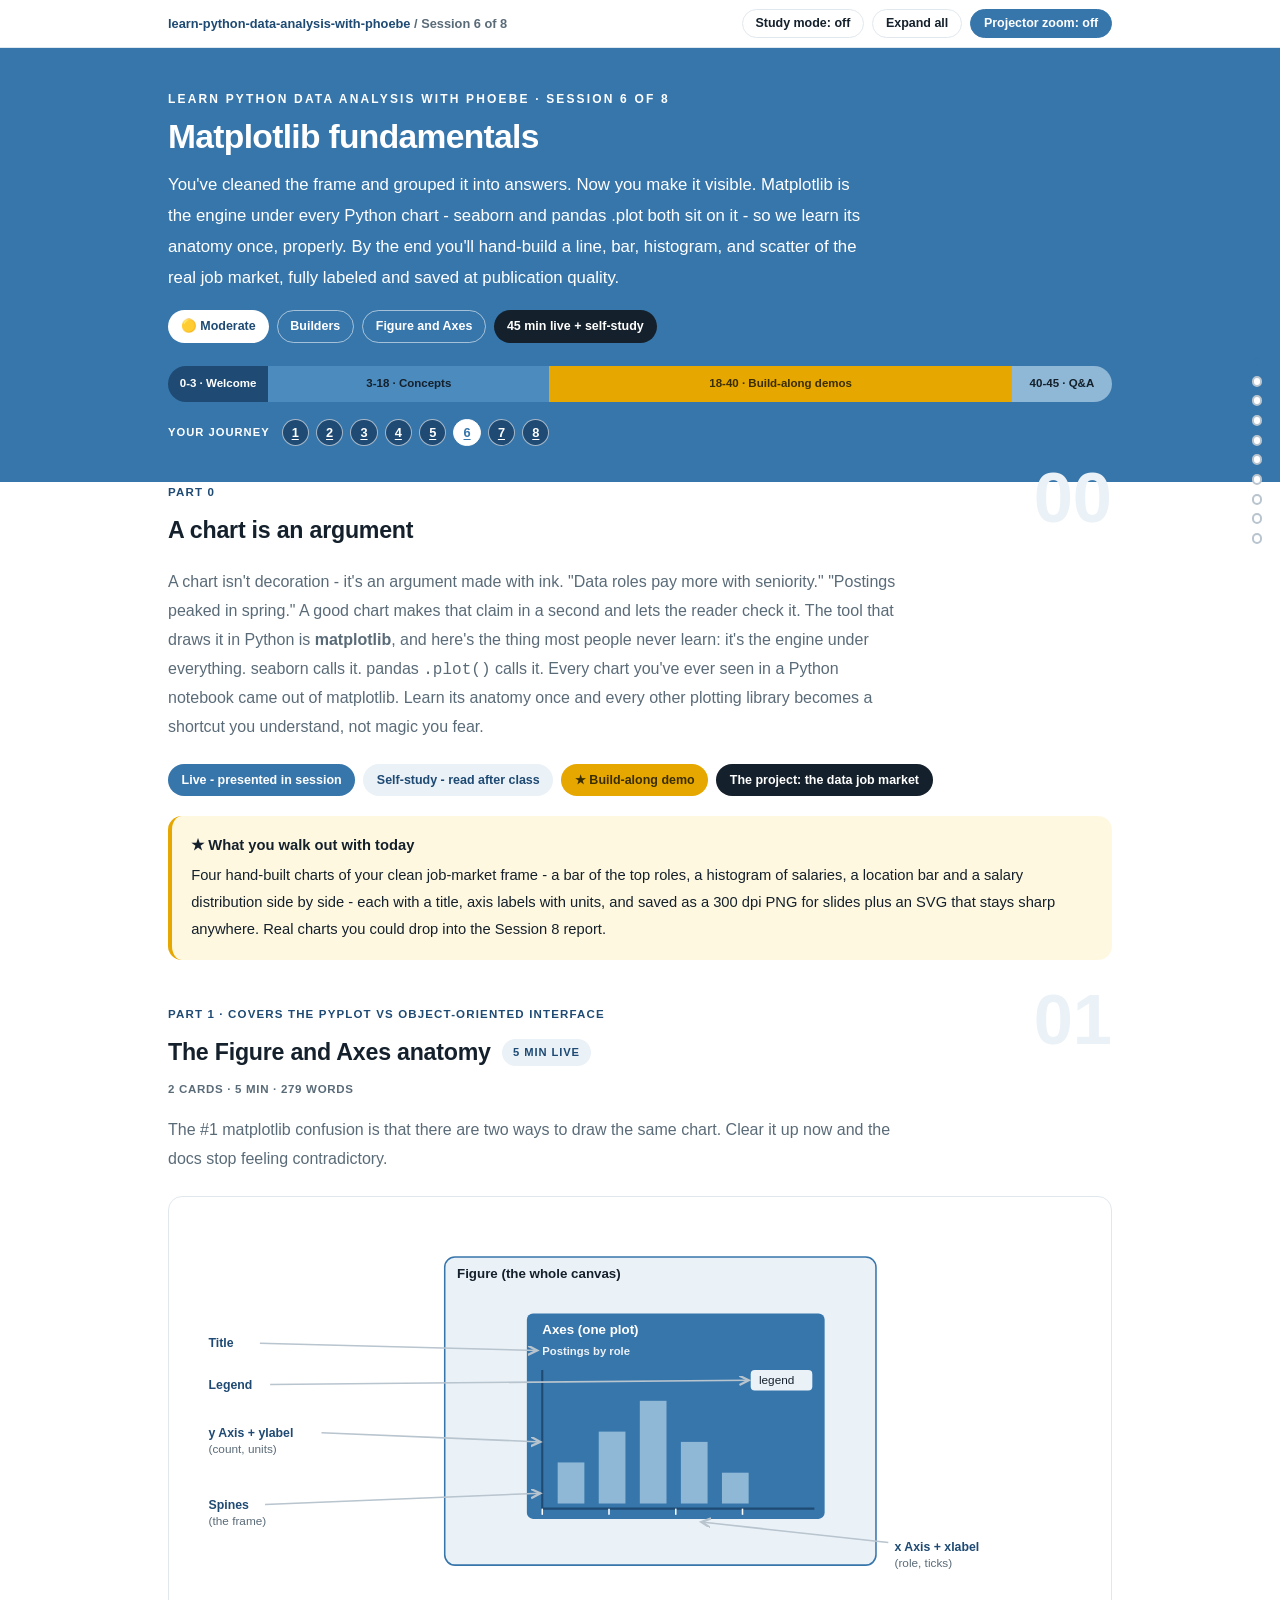
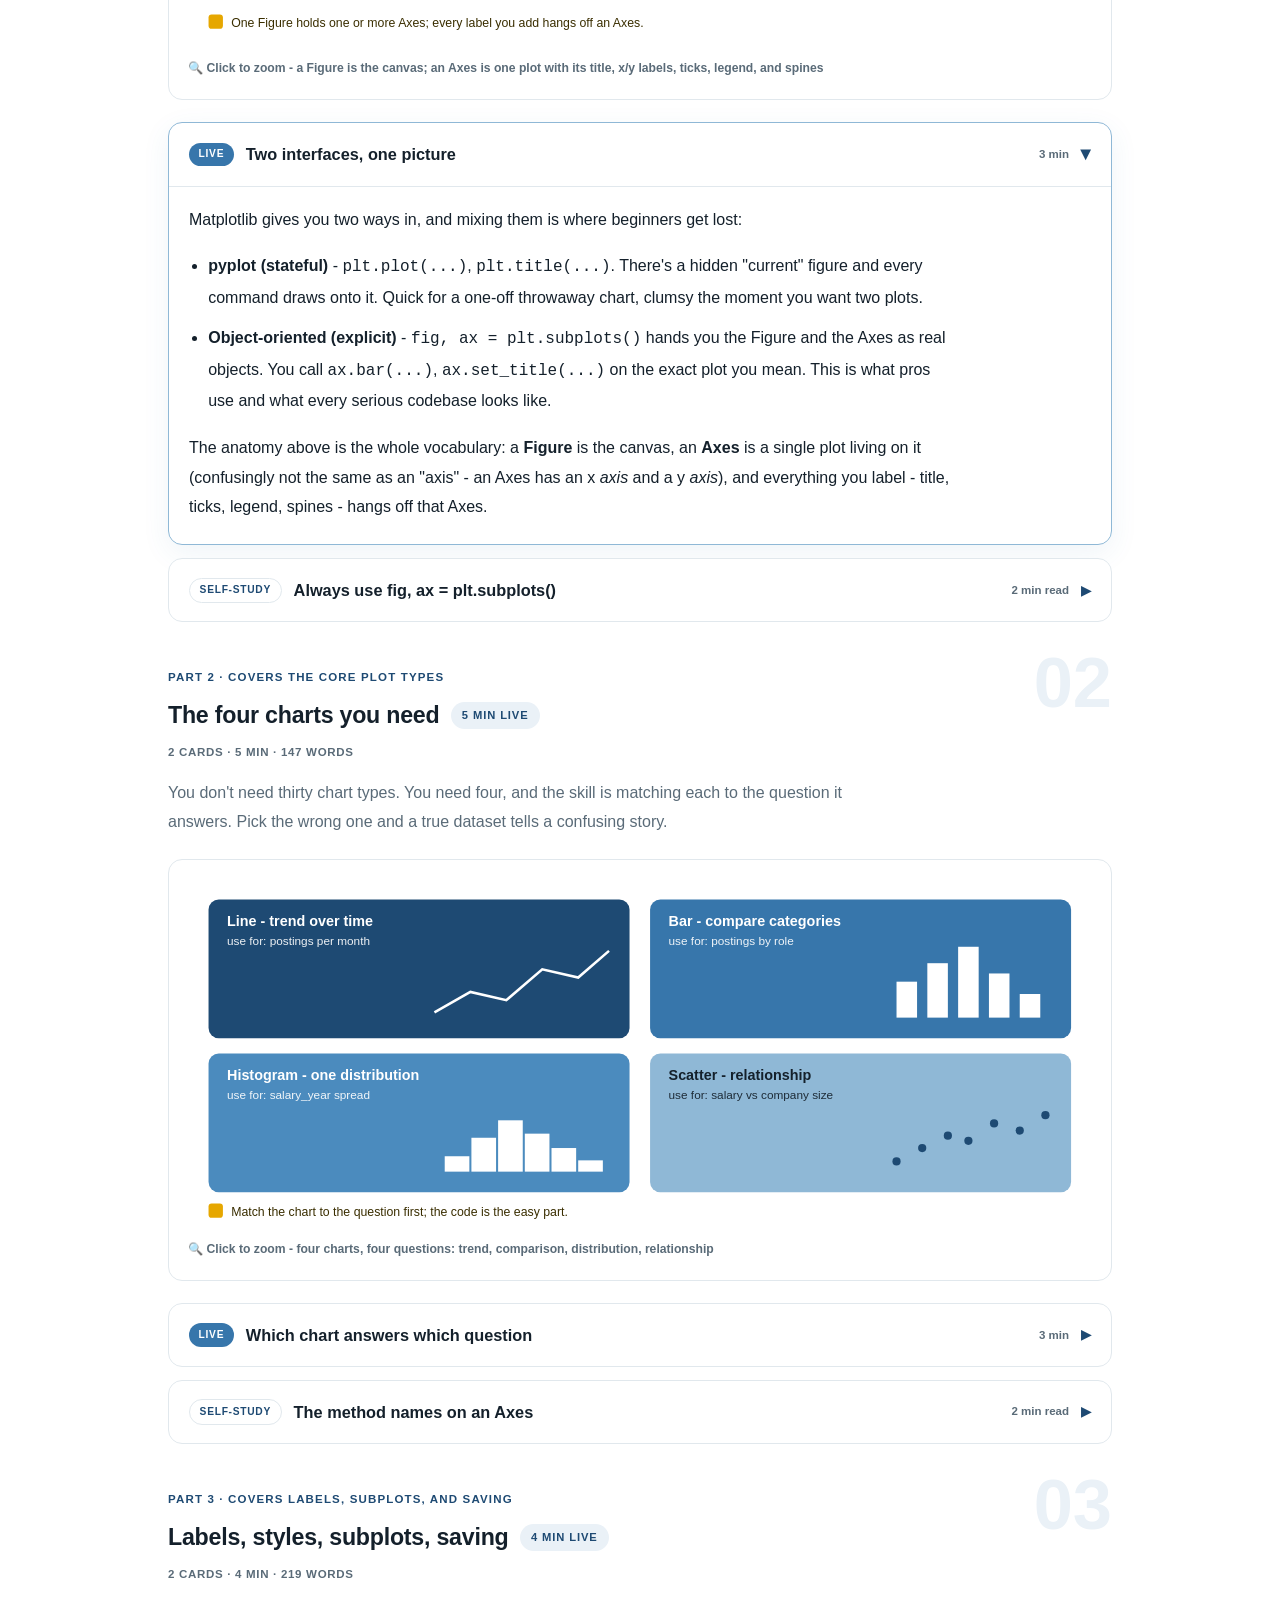
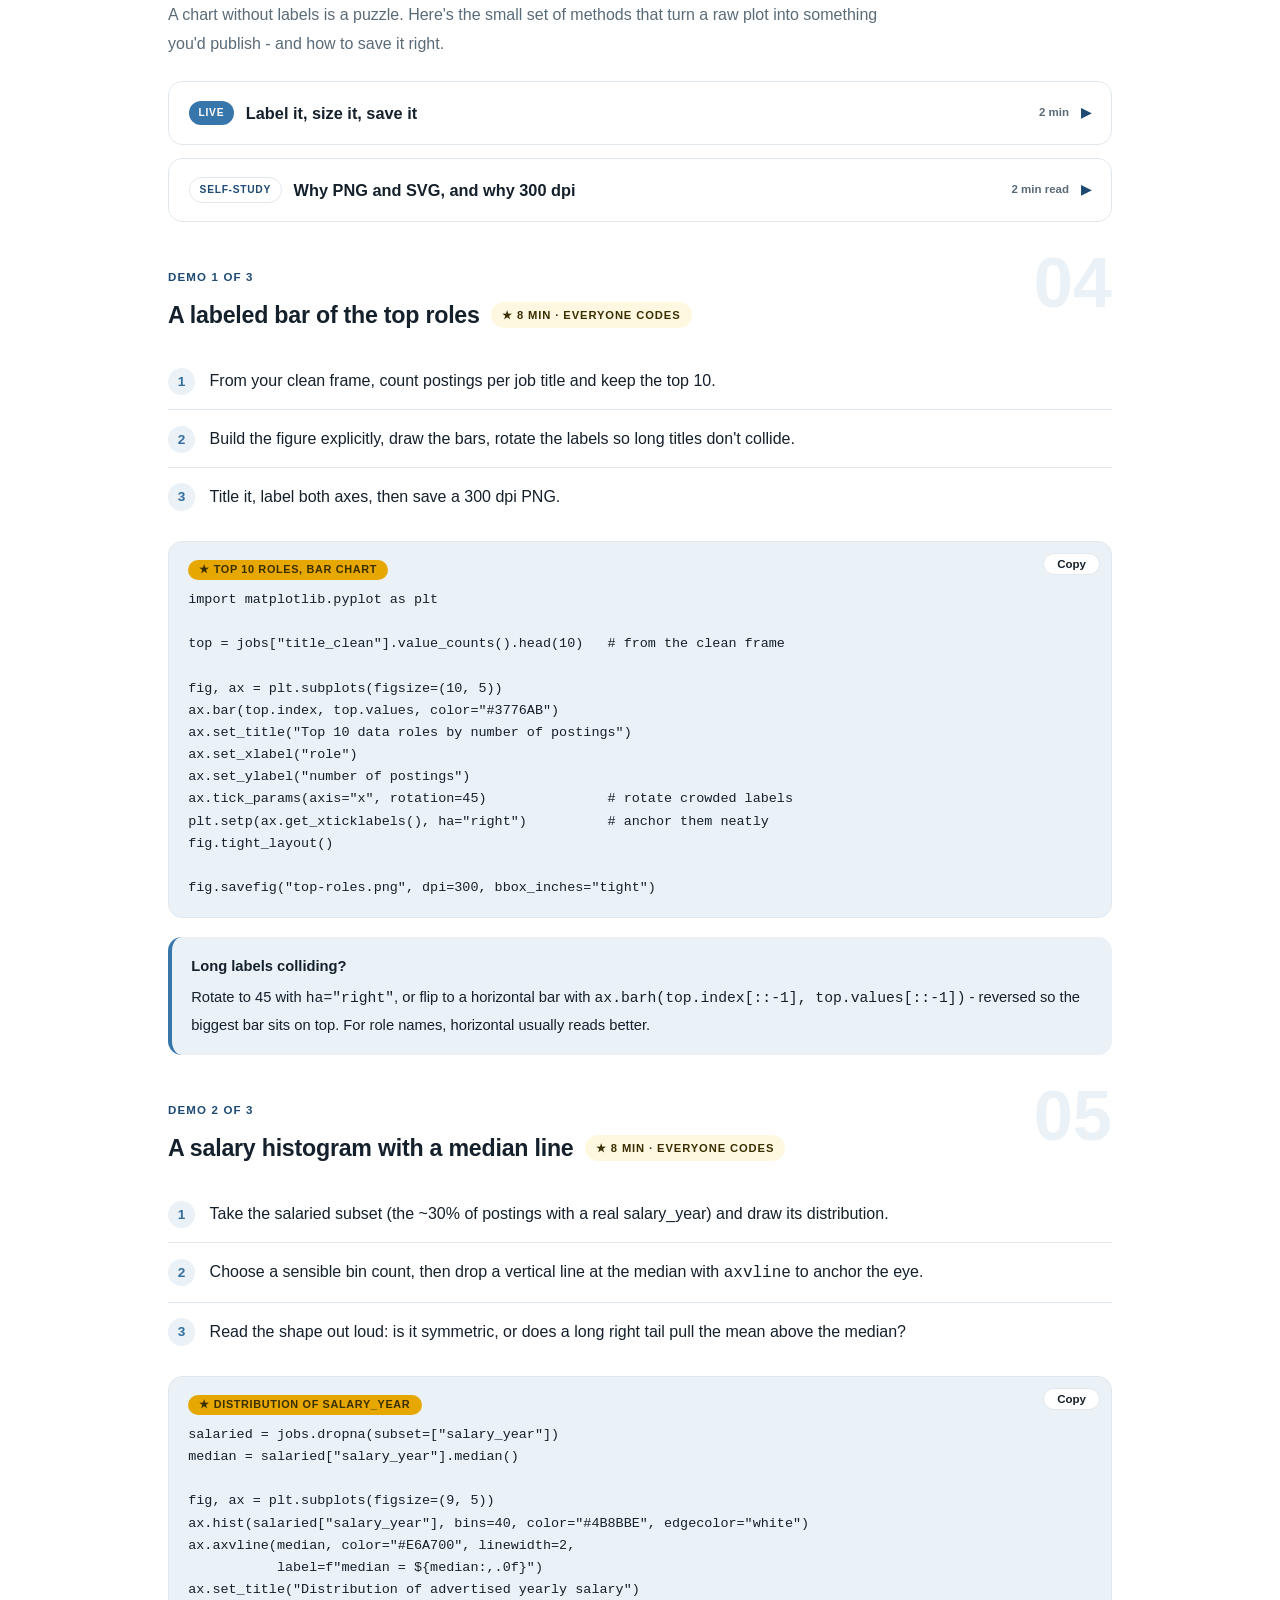
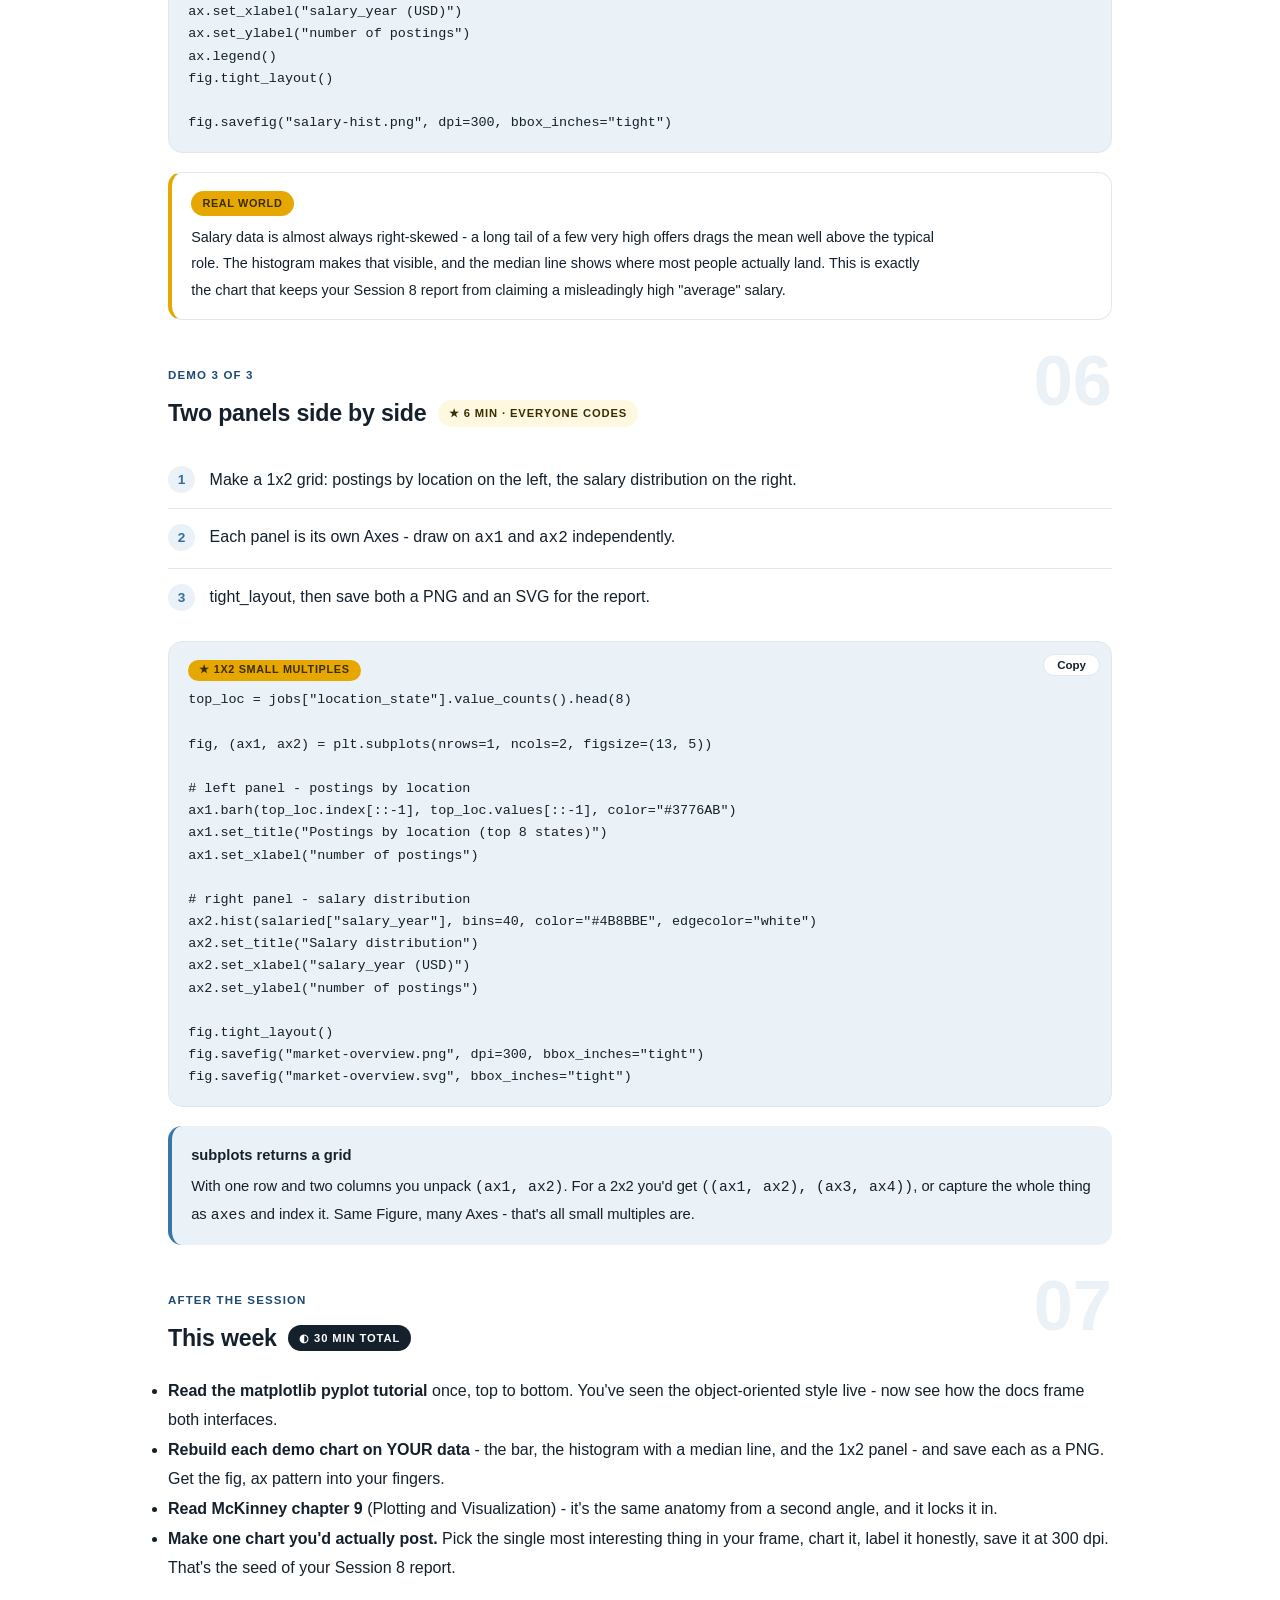
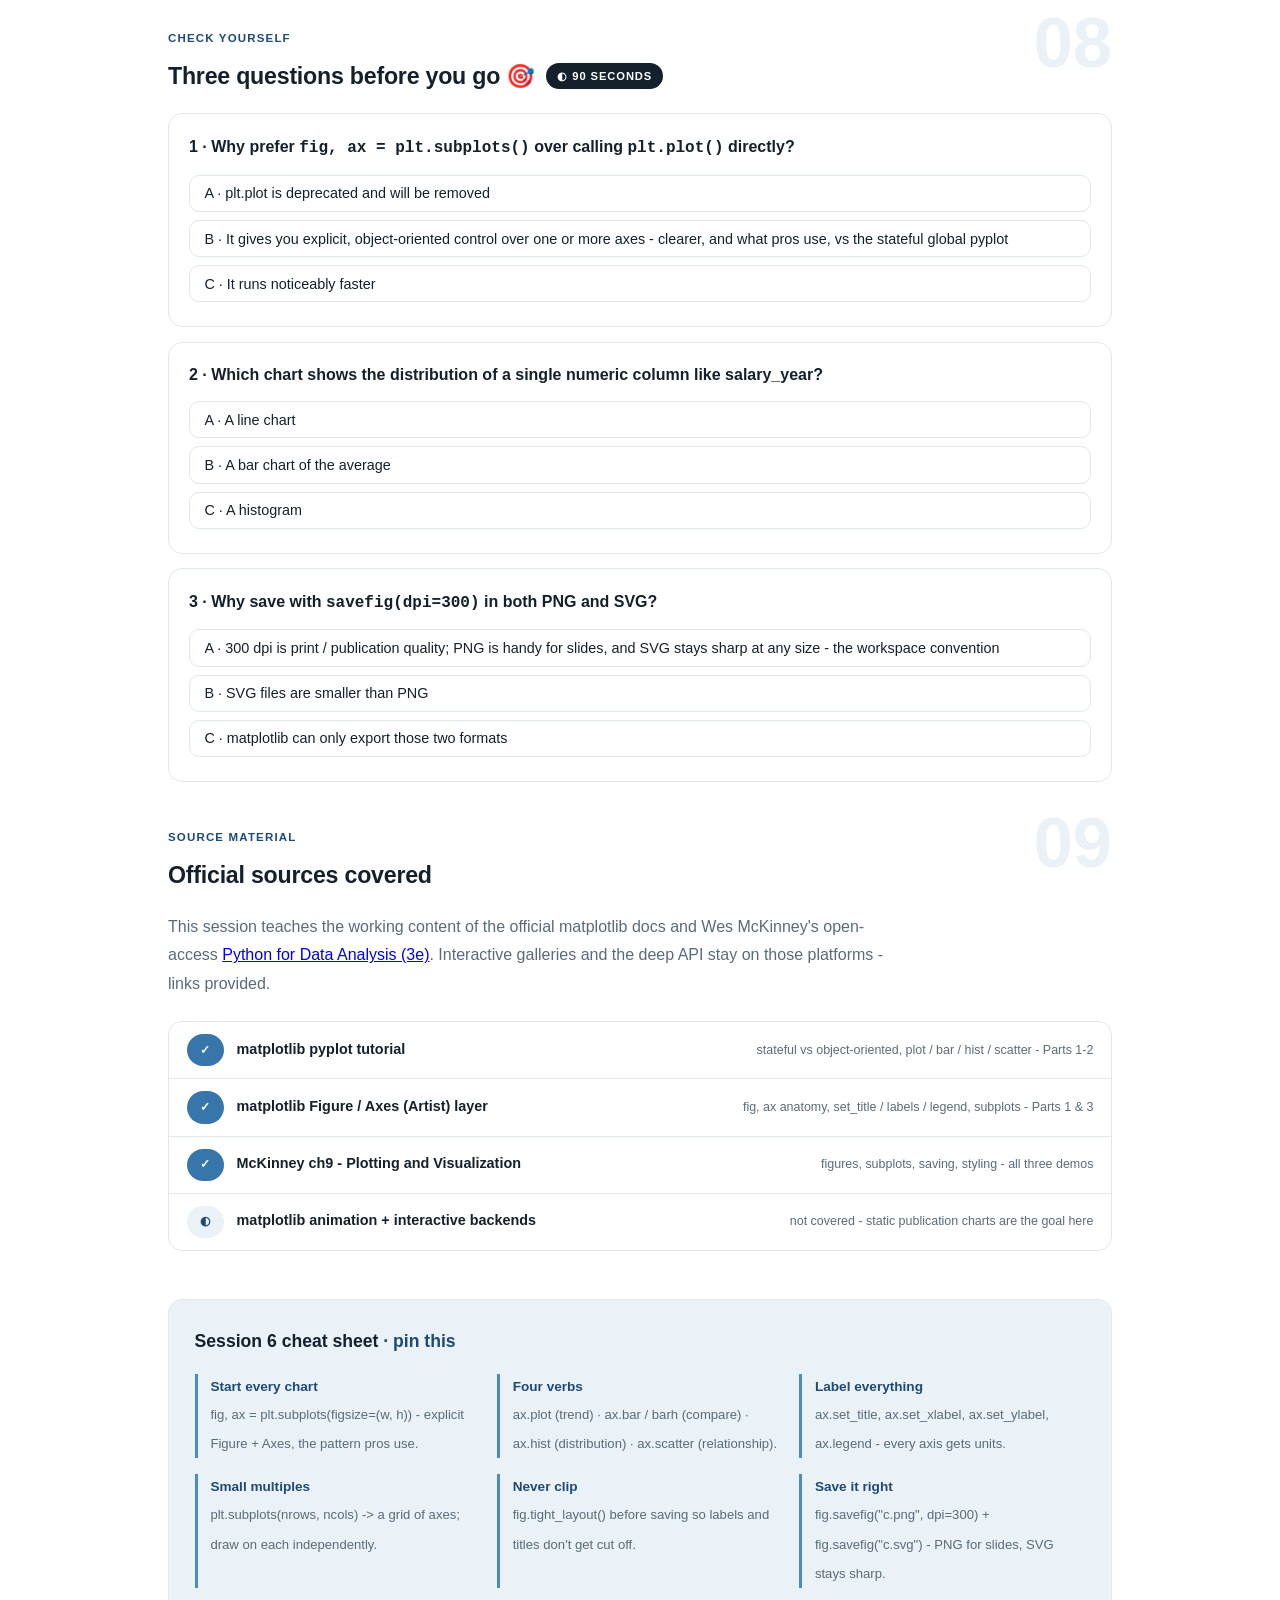
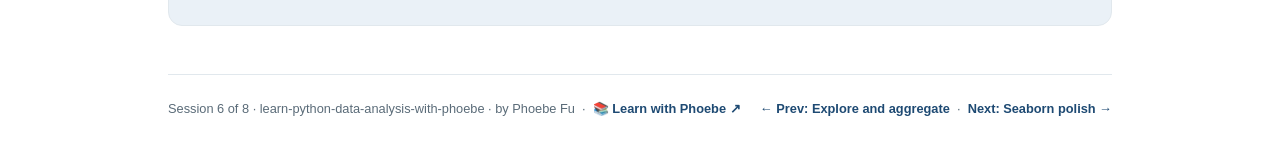
<file: courses/06-matplotlib-fundamentals.html>
<!DOCTYPE html>
<html lang="en">
<head>
<meta charset="UTF-8">
<meta name="viewport" content="width=device-width, initial-scale=1.0">
<!-- social:start -->
<meta name="description" content="A chart isn&#x27;t decoration - it&#x27;s an argument made with ink. &quot;Data roles pay more with seniority.&quot; &quot;Postings peaked in spring.&quot; A good chart makes that claim in a second and lets the reader...">
<meta property="og:type" content="article">
<meta property="og:site_name" content="Learn with Phoebe">
<meta property="og:title" content="Matplotlib fundamentals - learn python data analysis with phoebe">
<meta property="og:description" content="A chart isn&#x27;t decoration - it&#x27;s an argument made with ink. &quot;Data roles pay more with seniority.&quot; &quot;Postings peaked in spring.&quot; A good chart makes that claim in a second and lets the reader...">
<meta property="og:url" content="https://phoebefu6.github.io/learn-python-data-analysis-with-phoebe/courses/06-matplotlib-fundamentals.html">
<meta property="og:image" content="https://phoebefu6.github.io/learn-python-data-analysis-with-phoebe/assets/og-cover.png">
<meta property="og:image:width" content="1200">
<meta property="og:image:height" content="630">
<meta name="twitter:card" content="summary_large_image">
<meta name="twitter:title" content="Matplotlib fundamentals - learn python data analysis with phoebe">
<meta name="twitter:description" content="A chart isn&#x27;t decoration - it&#x27;s an argument made with ink. &quot;Data roles pay more with seniority.&quot; &quot;Postings peaked in spring.&quot; A good chart makes that claim in a second and lets the reader...">
<meta name="twitter:image" content="https://phoebefu6.github.io/learn-python-data-analysis-with-phoebe/assets/og-cover.png">
<!-- social:end -->
<title>Session 6 · Matplotlib fundamentals - learn python data analysis with phoebe</title>
<link rel="stylesheet" href="../assets/style.css?v=28">
</head>
<body>

<div class="toolbar">
  <div class="wrap">
    <span class="crumb"><a href="../index.html">learn-python-data-analysis-with-phoebe</a> / Session 6 of 8</span>
    <button class="btn" id="toggle-all" type="button">Expand all</button>
    <button class="btn primary" id="zoom-toggle" type="button">Projector zoom: off</button>
  </div>
</div>

<header class="masthead">
  <div class="wrap">
    <div class="eyebrow">Learn Python Data Analysis with Phoebe · Session 6 of 8</div>
    <h1>Matplotlib <span class="accent">fundamentals</span></h1>
    <p class="sub">You've cleaned the frame and grouped it into answers. Now you make it visible. Matplotlib is the engine under every Python chart - seaborn and pandas .plot both sit on it - so we learn its anatomy once, properly. By the end you'll hand-build a line, bar, histogram, and scatter of the real job market, fully labeled and saved at publication quality.</p>
    <div class="chip-row">
      <span class="chip level">🟡 Moderate</span>
      <span class="chip audience">Builders</span>
      <span class="chip audience">Figure and Axes</span>
      <span class="chip time">45 min live + self-study</span>
    </div>
    <div class="agenda">
      <span class="a1" style="flex:1">0-3 · Welcome</span>
      <span class="a2" style="flex:3">3-18 · Concepts</span>
      <span class="a3" style="flex:5">18-40 · Build-along demos</span>
      <span class="a4" style="flex:1">40-45 · Q&amp;A</span>
    </div>
  </div>
</header>

<main class="wrap">

  <!-- ============ INTRO ============ -->
  <section class="section" id="intro">
    <div class="section-kicker">
      <span class="klabel">Part 0</span>
      <h2>A chart is an argument</h2>
    </div>
    <p class="lede">A chart isn't decoration - it's an argument made with ink. "Data roles pay more with seniority." "Postings peaked in spring." A good chart makes that claim in a second and lets the reader check it. The tool that draws it in Python is <strong>matplotlib</strong>, and here's the thing most people never learn: it's the engine under everything. seaborn calls it. pandas <code>.plot()</code> calls it. Every chart you've ever seen in a Python notebook came out of matplotlib. Learn its anatomy once and every other plotting library becomes a shortcut you understand, not magic you fear.</p>
    <div class="legend">
      <span class="pill solid">Live - presented in session</span>
      <span class="pill light">Self-study - read after class</span>
      <span class="pill amber">★ Build-along demo</span>
      <span class="pill inkpill">The project: the data job market</span>
    </div>
    <div class="callout win">
      <strong>★ What you walk out with today</strong>
      Four hand-built charts of your clean job-market frame - a bar of the top roles, a histogram of salaries, a location bar and a salary distribution side by side - each with a title, axis labels with units, and saved as a 300 dpi PNG for slides plus an SVG that stays sharp anywhere. Real charts you could drop into the Session 8 report.
    </div>
  </section>

  <!-- ============ PART 1: FIGURE/AXES ANATOMY ============ -->
  <section class="section" id="anatomy">
    <div class="section-kicker">
      <span class="klabel">Part 1 · covers the pyplot vs object-oriented interface</span>
      <h2>The Figure and Axes anatomy <span class="tag concept">5 min live</span></h2>
    </div>
    <p class="lede">The #1 matplotlib confusion is that there are two ways to draw the same chart. Clear it up now and the docs stop feeling contradictory.</p>

    <figure class="zoomable">
      <svg viewBox="0 0 880 420" xmlns="http://www.w3.org/2000/svg" role="img" aria-label="Anatomy of a matplotlib Figure containing an Axes with title, axis labels, ticks, legend, and spines labeled">
        <style>
          .anaFig { font: 700 13px Inter, sans-serif; fill: #14202B; }
          .anaAx  { font: 700 13px Inter, sans-serif; fill: #FFFFFF; }
          .anaLbl { font: 600 12px Inter, sans-serif; fill: #1E4A73; }
          .anaMut { font: 400 11.5px Inter, sans-serif; fill: #5A6B78; }
          .anaN   { font: 400 12px Inter, sans-serif; fill: #3A2E00; }
          .anaLead { stroke: #B8C4CE; stroke-width: 1.5; fill: none; marker-end: url(#anaArr); }
          .anaSpine { stroke: #1E4A73; stroke-width: 2; fill: none; }
        </style>
        <defs>
          <marker id="anaArr" markerWidth="8" markerHeight="8" refX="6" refY="3" orient="auto">
            <path d="M0,0 L6,3 L0,6" fill="none" stroke="#B8C4CE" stroke-width="1.5"/>
          </marker>
        </defs>
        <!-- Figure canvas -->
        <rect x="250" y="40" width="420" height="300" rx="10" fill="#EAF1F7" stroke="#3776AB" stroke-width="1.5"/>
        <text class="anaFig" x="262" y="60">Figure (the whole canvas)</text>
        <!-- Axes (the plot area) -->
        <rect x="330" y="95" width="290" height="200" rx="6" fill="#3776AB"/>
        <text class="anaAx" x="345" y="115">Axes (one plot)</text>
        <!-- title -->
        <text class="anaAx" x="345" y="135" style="font-size:11px;opacity:.9">Postings by role</text>
        <!-- fake bars -->
        <rect x="360" y="240" width="26" height="40" fill="#8FB8D6"/>
        <rect x="400" y="210" width="26" height="70" fill="#8FB8D6"/>
        <rect x="440" y="180" width="26" height="100" fill="#8FB8D6"/>
        <rect x="480" y="220" width="26" height="60" fill="#8FB8D6"/>
        <rect x="520" y="250" width="26" height="30" fill="#8FB8D6"/>
        <!-- spines -->
        <path class="anaSpine" d="M345 150 L345 285 L610 285"/>
        <!-- ticks -->
        <line x1="345" y1="285" x2="345" y2="291" stroke="#FFFFFF" stroke-width="1.5"/>
        <line x1="410" y1="285" x2="410" y2="291" stroke="#FFFFFF" stroke-width="1.5"/>
        <line x1="475" y1="285" x2="475" y2="291" stroke="#FFFFFF" stroke-width="1.5"/>
        <line x1="540" y1="285" x2="540" y2="291" stroke="#FFFFFF" stroke-width="1.5"/>
        <!-- legend chip inside axes -->
        <rect x="548" y="150" width="60" height="20" rx="4" fill="#EAF1F7"/>
        <text class="anaMut" x="556" y="164" style="fill:#14202B">legend</text>
        <!-- Labels with lead lines -->
        <text class="anaLbl" x="20" y="128">Title</text>
        <line class="anaLead" x1="70" y1="124" x2="340" y2="131"/>
        <text class="anaLbl" x="20" y="168">Legend</text>
        <line class="anaLead" x1="80" y1="164" x2="546" y2="160"/>
        <text class="anaLbl" x="20" y="215">y Axis + ylabel</text>
        <text class="anaMut" x="20" y="231">(count, units)</text>
        <line class="anaLead" x1="130" y1="211" x2="343" y2="220"/>
        <text class="anaLbl" x="20" y="285">Spines</text>
        <text class="anaMut" x="20" y="301">(the frame)</text>
        <line class="anaLead" x1="75" y1="281" x2="343" y2="270"/>
        <text class="anaLbl" x="688" y="326">x Axis + xlabel</text>
        <text class="anaMut" x="688" y="342">(role, ticks)</text>
        <line class="anaLead" x1="682" y1="318" x2="500" y2="298"/>
        <!-- note square -->
        <rect x="20" y="388" width="14" height="14" rx="3" fill="#E6A700"/>
        <text class="anaN" x="42" y="400">One Figure holds one or more Axes; every label you add hangs off an Axes.</text>
      </svg>
      <figcaption>🔍 Click to zoom - a Figure is the canvas; an Axes is one plot with its title, x/y labels, ticks, legend, and spines</figcaption>
    </figure>

    <details class="card" open>
      <summary><span class="mode live">Live</span>Two interfaces, one picture<span class="mini">3 min</span><span class="caret">▶</span></summary>
      <div class="body">
        <p>Matplotlib gives you two ways in, and mixing them is where beginners get lost:</p>
        <ul>
          <li><strong>pyplot (stateful)</strong> - <code>plt.plot(...)</code>, <code>plt.title(...)</code>. There's a hidden "current" figure and every command draws onto it. Quick for a one-off throwaway chart, clumsy the moment you want two plots.</li>
          <li><strong>Object-oriented (explicit)</strong> - <code>fig, ax = plt.subplots()</code> hands you the Figure and the Axes as real objects. You call <code>ax.bar(...)</code>, <code>ax.set_title(...)</code> on the exact plot you mean. This is what pros use and what every serious codebase looks like.</li>
        </ul>
        <p>The anatomy above is the whole vocabulary: a <strong>Figure</strong> is the canvas, an <strong>Axes</strong> is a single plot living on it (confusingly not the same as an "axis" - an Axes has an x <em>axis</em> and a y <em>axis</em>), and everything you label - title, ticks, legend, spines - hangs off that Axes.</p>
      </div>
    </details>

    <details class="card">
      <summary><span class="mode self">Self-study</span>Always use fig, ax = plt.subplots()<span class="mini">2 min read</span><span class="caret">▶</span></summary>
      <div class="body">
        <div class="prompt-box good"><span class="label">★ The one pattern to internalize</span>import matplotlib.pyplot as plt

fig, ax = plt.subplots(figsize=(8, 5))   # Figure + one Axes, explicitly
ax.bar(roles, counts)                     # draw on THIS axes
ax.set_title("Top data roles by postings")
ax.set_xlabel("role")
ax.set_ylabel("number of postings")
fig.tight_layout()</div>
        <p>Why prefer this over <code>plt.bar(...)</code>? Because the moment you want a second plot, a shared legend, or small multiples, the object-oriented style just works - <code>fig, (ax1, ax2) = plt.subplots(1, 2)</code> and you have two named axes. The stateful version leaves you guessing which "current" figure a command lands on. Learn the explicit pattern first and you never unlearn a bad habit.</p>
        <div class="callout tip">
          <strong>fig vs ax - who does what</strong>
          The <code>fig</code> owns figure-wide things (size, saving, tight_layout). The <code>ax</code> owns the plot itself (the marks, title, labels, legend). When you're not sure where a method lives, ask: "is this about the whole canvas, or this one plot?"
        </div>
      </div>
    </details>
  </section>

  <!-- ============ PART 2: FOUR CHARTS ============ -->
  <section class="section" id="four-charts">
    <div class="section-kicker">
      <span class="klabel">Part 2 · covers the core plot types</span>
      <h2>The four charts you need <span class="tag concept">5 min live</span></h2>
    </div>
    <p class="lede">You don't need thirty chart types. You need four, and the skill is matching each to the question it answers. Pick the wrong one and a true dataset tells a confusing story.</p>

    <figure class="zoomable">
      <svg viewBox="0 0 880 340" xmlns="http://www.w3.org/2000/svg" role="img" aria-label="Four chart types in a two by two grid: line for trend, bar for categories, histogram for distribution, scatter for relationship">
        <style>
          .fcT { font: 700 14px Inter, sans-serif; fill: #FFFFFF; }
          .fcU { font: 400 11.5px Inter, sans-serif; fill: #FFFFFF; opacity: .92; }
          .fcM { stroke: #FFFFFF; stroke-width: 2.5; fill: none; }
          .fcN { font: 400 12px Inter, sans-serif; fill: #3A2E00; }
        </style>
        <!-- line -->
        <rect x="20" y="20" width="410" height="135" rx="10" fill="#1E4A73"/>
        <text class="fcT" x="38" y="46">Line - trend over time</text>
        <text class="fcU" x="38" y="64">use for: postings per month</text>
        <polyline class="fcM" points="240,130 275,110 310,118 345,88 380,96 410,70"/>
        <!-- bar -->
        <rect x="450" y="20" width="410" height="135" rx="10" fill="#3776AB"/>
        <text class="fcT" x="468" y="46">Bar - compare categories</text>
        <text class="fcU" x="468" y="64">use for: postings by role</text>
        <rect x="690" y="100" width="20" height="35" fill="#FFFFFF"/>
        <rect x="720" y="82" width="20" height="53" fill="#FFFFFF"/>
        <rect x="750" y="66" width="20" height="69" fill="#FFFFFF"/>
        <rect x="780" y="92" width="20" height="43" fill="#FFFFFF"/>
        <rect x="810" y="112" width="20" height="23" fill="#FFFFFF"/>
        <!-- histogram -->
        <rect x="20" y="170" width="410" height="135" rx="10" fill="#4B8BBE"/>
        <text class="fcT" x="38" y="196">Histogram - one distribution</text>
        <text class="fcU" x="38" y="214">use for: salary_year spread</text>
        <rect x="250" y="270" width="24" height="15" fill="#FFFFFF"/>
        <rect x="276" y="252" width="24" height="33" fill="#FFFFFF"/>
        <rect x="302" y="235" width="24" height="50" fill="#FFFFFF"/>
        <rect x="328" y="248" width="24" height="37" fill="#FFFFFF"/>
        <rect x="354" y="262" width="24" height="23" fill="#FFFFFF"/>
        <rect x="380" y="274" width="24" height="11" fill="#FFFFFF"/>
        <!-- scatter -->
        <rect x="450" y="170" width="410" height="135" rx="10" fill="#8FB8D6"/>
        <text class="fcT" x="468" y="196" style="fill:#14202B">Scatter - relationship</text>
        <text class="fcU" x="468" y="214" style="fill:#14202B">use for: salary vs company size</text>
        <circle cx="690" cy="275" r="4" fill="#1E4A73"/>
        <circle cx="715" cy="262" r="4" fill="#1E4A73"/>
        <circle cx="740" cy="250" r="4" fill="#1E4A73"/>
        <circle cx="760" cy="255" r="4" fill="#1E4A73"/>
        <circle cx="785" cy="238" r="4" fill="#1E4A73"/>
        <circle cx="810" cy="245" r="4" fill="#1E4A73"/>
        <circle cx="835" cy="230" r="4" fill="#1E4A73"/>
        <!-- note square -->
        <rect x="20" y="316" width="14" height="14" rx="3" fill="#E6A700"/>
        <text class="fcN" x="42" y="328">Match the chart to the question first; the code is the easy part.</text>
      </svg>
      <figcaption>🔍 Click to zoom - four charts, four questions: trend, comparison, distribution, relationship</figcaption>
    </figure>

    <details class="card">
      <summary><span class="mode live">Live</span>Which chart answers which question<span class="mini">3 min</span><span class="caret">▶</span></summary>
      <div class="body">
        <table class="clean">
          <thead><tr><th>Chart</th><th>Question it answers</th><th>On our data</th></tr></thead>
          <tbody>
            <tr><td>Line</td><td>How does one number change over time?</td><td>postings per month across 2023-2024</td></tr>
            <tr><td>Bar</td><td>How do categories compare?</td><td>postings by role, or by location</td></tr>
            <tr><td>Histogram</td><td>How is one numeric column distributed?</td><td>the spread of salary_year</td></tr>
            <tr><td>Scatter</td><td>Do two numbers move together?</td><td>salary_year vs company size</td></tr>
          </tbody>
        </table>
        <div class="callout example">
          <span class="ex-pill">Real world</span>
          <p>A common mistake: using a bar chart for salary spread. A bar of "average salary by role" hides that half the postings for a role pay wildly more or less than that average. Ask "distribution?" and reach for a histogram - it's the difference between a headline that's true and one that's technically-an-average.</p>
        </div>
      </div>
    </details>

    <details class="card">
      <summary><span class="mode self">Self-study</span>The method names on an Axes<span class="mini">2 min read</span><span class="caret">▶</span></summary>
      <div class="body">
        <ul>
          <li><code>ax.plot(x, y)</code> - line</li>
          <li><code>ax.bar(categories, heights)</code> - vertical bars (<code>ax.barh</code> for horizontal, better for long role names)</li>
          <li><code>ax.hist(values, bins=30)</code> - histogram</li>
          <li><code>ax.scatter(x, y)</code> - scatter</li>
        </ul>
        <p>Same four verbs, same object. Once <code>fig, ax = plt.subplots()</code> is muscle memory, switching chart types is just switching the method you call on <code>ax</code>.</p>
      </div>
    </details>
  </section>

  <!-- ============ PART 3: LABELS, STYLES, SUBPLOTS, SAVING ============ -->
  <section class="section" id="polish">
    <div class="section-kicker">
      <span class="klabel">Part 3 · covers labels, subplots, and saving</span>
      <h2>Labels, styles, subplots, saving <span class="tag concept">4 min live</span></h2>
    </div>
    <p class="lede">A chart without labels is a puzzle. Here's the small set of methods that turn a raw plot into something you'd publish - and how to save it right.</p>

    <details class="card">
      <summary><span class="mode live">Live</span>Label it, size it, save it<span class="mini">2 min</span><span class="caret">▶</span></summary>
      <div class="body">
        <div class="prompt-box good"><span class="label">★ The publish-ready pattern</span>fig, ax = plt.subplots(figsize=(9, 5))     # width, height in inches
ax.bar(roles, counts, color="#3776AB")
ax.set_title("Top 10 data roles by postings")
ax.set_xlabel("role")
ax.set_ylabel("number of postings")
ax.legend(["2023-2024 postings"])           # only if you have series to name
fig.tight_layout()                          # stop labels getting clipped

fig.savefig("roles.png", dpi=300, bbox_inches="tight")   # 300 dpi = print quality
fig.savefig("roles.svg", bbox_inches="tight")            # vector - sharp at any size</div>
        <p>For more than one plot, <code>fig, axes = plt.subplots(nrows=1, ncols=2, figsize=(12, 5))</code> gives you a grid of Axes - "small multiples" that let a reader compare panels side by side. Always finish with <code>tight_layout()</code> so nothing overlaps.</p>
      </div>
    </details>

    <details class="card">
      <summary><span class="mode self">Self-study</span>Why PNG and SVG, and why 300 dpi<span class="mini">2 min read</span><span class="caret">▶</span></summary>
      <div class="body">
        <ul>
          <li><strong>PNG at dpi=300</strong> is print / publication quality - crisp in slides and on LinkedIn, not the blurry 72-dpi screenshot look.</li>
          <li><strong>SVG</strong> is a vector: it stays razor-sharp at any zoom because it stores shapes, not pixels. Perfect when someone blows your chart up on a projector.</li>
          <li>Saving <em>both</em> is the workspace convention - PNG for the quick paste, SVG for anything that might get resized or printed.</li>
        </ul>
        <div class="callout example">
          <span class="ex-pill">Real world</span>
          <p>An unlabeled chart is a lie by omission. A bar climbing from 3 to 5 means nothing until the y axis says "salary in thousands USD" or "postings per month". Every axis gets units before the chart leaves your notebook - that one habit separates a screenshot from a finding people trust.</p>
        </div>
      </div>
    </details>
  </section>

  <!-- ============ DEMO 1 ============ -->
  <section class="section" id="demo-1">
    <div class="section-kicker">
      <span class="klabel">Demo 1 of 3</span>
      <h2>A labeled bar of the top roles <span class="tag demo">★ 8 min · everyone codes</span></h2>
    </div>
    <div class="steps">
      <div class="step"><p>From your clean frame, count postings per job title and keep the top 10.</p></div>
      <div class="step"><p>Build the figure explicitly, draw the bars, rotate the labels so long titles don't collide.</p></div>
      <div class="step"><p>Title it, label both axes, then save a 300 dpi PNG.</p></div>
    </div>
    <div class="prompt-box good"><span class="label">★ Top 10 roles, bar chart</span>import matplotlib.pyplot as plt

top = jobs["title_clean"].value_counts().head(10)   # from the clean frame

fig, ax = plt.subplots(figsize=(10, 5))
ax.bar(top.index, top.values, color="#3776AB")
ax.set_title("Top 10 data roles by number of postings")
ax.set_xlabel("role")
ax.set_ylabel("number of postings")
ax.tick_params(axis="x", rotation=45)               # rotate crowded labels
plt.setp(ax.get_xticklabels(), ha="right")          # anchor them neatly
fig.tight_layout()

fig.savefig("top-roles.png", dpi=300, bbox_inches="tight")</div>
    <div class="callout tip">
      <strong>Long labels colliding?</strong>
      Rotate to 45 with <code>ha="right"</code>, or flip to a horizontal bar with <code>ax.barh(top.index[::-1], top.values[::-1])</code> - reversed so the biggest bar sits on top. For role names, horizontal usually reads better.
    </div>
  </section>

  <!-- ============ DEMO 2 ============ -->
  <section class="section" id="demo-2">
    <div class="section-kicker">
      <span class="klabel">Demo 2 of 3</span>
      <h2>A salary histogram with a median line <span class="tag demo">★ 8 min · everyone codes</span></h2>
    </div>
    <div class="steps">
      <div class="step"><p>Take the salaried subset (the ~30% of postings with a real salary_year) and draw its distribution.</p></div>
      <div class="step"><p>Choose a sensible bin count, then drop a vertical line at the median with <code>axvline</code> to anchor the eye.</p></div>
      <div class="step"><p>Read the shape out loud: is it symmetric, or does a long right tail pull the mean above the median?</p></div>
    </div>
    <div class="prompt-box good"><span class="label">★ Distribution of salary_year</span>salaried = jobs.dropna(subset=["salary_year"])
median = salaried["salary_year"].median()

fig, ax = plt.subplots(figsize=(9, 5))
ax.hist(salaried["salary_year"], bins=40, color="#4B8BBE", edgecolor="white")
ax.axvline(median, color="#E6A700", linewidth=2,
           label=f"median = ${median:,.0f}")
ax.set_title("Distribution of advertised yearly salary")
ax.set_xlabel("salary_year (USD)")
ax.set_ylabel("number of postings")
ax.legend()
fig.tight_layout()

fig.savefig("salary-hist.png", dpi=300, bbox_inches="tight")</div>
    <div class="callout example">
      <span class="ex-pill">Real world</span>
      <p>Salary data is almost always right-skewed - a long tail of a few very high offers drags the mean well above the typical role. The histogram makes that visible, and the median line shows where most people actually land. This is exactly the chart that keeps your Session 8 report from claiming a misleadingly high "average" salary.</p>
    </div>
  </section>

  <!-- ============ DEMO 3 ============ -->
  <section class="section" id="demo-3">
    <div class="section-kicker">
      <span class="klabel">Demo 3 of 3</span>
      <h2>Two panels side by side <span class="tag demo">★ 6 min · everyone codes</span></h2>
    </div>
    <div class="steps">
      <div class="step"><p>Make a 1x2 grid: postings by location on the left, the salary distribution on the right.</p></div>
      <div class="step"><p>Each panel is its own Axes - draw on <code>ax1</code> and <code>ax2</code> independently.</p></div>
      <div class="step"><p>tight_layout, then save both a PNG and an SVG for the report.</p></div>
    </div>
    <div class="prompt-box good"><span class="label">★ 1x2 small multiples</span>top_loc = jobs["location_state"].value_counts().head(8)

fig, (ax1, ax2) = plt.subplots(nrows=1, ncols=2, figsize=(13, 5))

# left panel - postings by location
ax1.barh(top_loc.index[::-1], top_loc.values[::-1], color="#3776AB")
ax1.set_title("Postings by location (top 8 states)")
ax1.set_xlabel("number of postings")

# right panel - salary distribution
ax2.hist(salaried["salary_year"], bins=40, color="#4B8BBE", edgecolor="white")
ax2.set_title("Salary distribution")
ax2.set_xlabel("salary_year (USD)")
ax2.set_ylabel("number of postings")

fig.tight_layout()
fig.savefig("market-overview.png", dpi=300, bbox_inches="tight")
fig.savefig("market-overview.svg", bbox_inches="tight")</div>
    <div class="callout tip">
      <strong>subplots returns a grid</strong>
      With one row and two columns you unpack <code>(ax1, ax2)</code>. For a 2x2 you'd get <code>((ax1, ax2), (ax3, ax4))</code>, or capture the whole thing as <code>axes</code> and index it. Same Figure, many Axes - that's all small multiples are.
    </div>
  </section>

  <!-- ============ HOMEWORK ============ -->
  <section class="section" id="exercise">
    <div class="section-kicker">
      <span class="klabel">After the session</span>
      <h2>This week <span class="tag exercise">◐ 30 min total</span></h2>
    </div>
    <ul>
      <li><strong>Read the matplotlib pyplot tutorial</strong> once, top to bottom. You've seen the object-oriented style live - now see how the docs frame both interfaces.</li>
      <li><strong>Rebuild each demo chart on YOUR data</strong> - the bar, the histogram with a median line, and the 1x2 panel - and save each as a PNG. Get the fig, ax pattern into your fingers.</li>
      <li><strong>Read McKinney chapter 9</strong> (Plotting and Visualization) - it's the same anatomy from a second angle, and it locks it in.</li>
      <li><strong>Make one chart you'd actually post.</strong> Pick the single most interesting thing in your frame, chart it, label it honestly, save it at 300 dpi. That's the seed of your Session 8 report.</li>
    </ul>
  </section>

  <!-- ============ QUIZ ============ -->
  <section class="section" id="quiz">
    <div class="section-kicker">
      <span class="klabel">Check yourself</span>
      <h2>Three questions before you go 🎯 <span class="tag exercise">◐ 90 seconds</span></h2>
    </div>
    <div class="quiz-q" data-answer="1">
      <p class="qtext">1 · Why prefer <code>fig, ax = plt.subplots()</code> over calling <code>plt.plot()</code> directly?</p>
      <button class="qopt" type="button">A · plt.plot is deprecated and will be removed</button>
      <button class="qopt" type="button">B · It gives you explicit, object-oriented control over one or more axes - clearer, and what pros use, vs the stateful global pyplot</button>
      <button class="qopt" type="button">C · It runs noticeably faster</button>
      <p class="qwhy">The object-oriented style hands you the Figure and Axes as real objects, so multiple plots, shared legends, and small multiples just work. plt.plot draws onto a hidden "current" figure you have to keep track of.</p>
    </div>
    <div class="quiz-q" data-answer="2">
      <p class="qtext">2 · Which chart shows the distribution of a single numeric column like salary_year?</p>
      <button class="qopt" type="button">A · A line chart</button>
      <button class="qopt" type="button">B · A bar chart of the average</button>
      <button class="qopt" type="button">C · A histogram</button>
      <p class="qwhy">A histogram bins one numeric column and shows how values spread - skew, clusters, outliers. A bar of the average hides all of that behind a single number.</p>
    </div>
    <div class="quiz-q" data-answer="0">
      <p class="qtext">3 · Why save with <code>savefig(dpi=300)</code> in both PNG and SVG?</p>
      <button class="qopt" type="button">A · 300 dpi is print / publication quality; PNG is handy for slides, and SVG stays sharp at any size - the workspace convention</button>
      <button class="qopt" type="button">B · SVG files are smaller than PNG</button>
      <button class="qopt" type="button">C · matplotlib can only export those two formats</button>
      <p class="qwhy">300 dpi keeps the raster crisp in print and slides; SVG is a vector that never blurs when resized. Saving both covers the quick paste and the projector blow-up.</p>
    </div>
    <p class="quiz-score"></p>
  </section>

  <!-- ============ OFFICIAL SOURCES ============ -->
  <section class="section" id="official">
    <div class="section-kicker">
      <span class="klabel">Source material</span>
      <h2>Official sources covered</h2>
    </div>
    <p class="lede">This session teaches the working content of the official matplotlib docs and Wes McKinney's open-access <a href="https://wesmckinney.com/book/">Python for Data Analysis (3e)</a>. Interactive galleries and the deep API stay on those platforms - links provided.</p>
    <div class="covered">
      <div class="covered-row"><span class="status pill solid">✓</span><span class="name">matplotlib pyplot tutorial</span><span class="note">stateful vs object-oriented, plot / bar / hist / scatter - Parts 1-2</span></div>
      <div class="covered-row"><span class="status pill solid">✓</span><span class="name">matplotlib Figure / Axes (Artist) layer</span><span class="note">fig, ax anatomy, set_title / labels / legend, subplots - Parts 1 &amp; 3</span></div>
      <div class="covered-row"><span class="status pill solid">✓</span><span class="name">McKinney ch9 - Plotting and Visualization</span><span class="note">figures, subplots, saving, styling - all three demos</span></div>
      <div class="covered-row"><span class="status pill light">◐</span><span class="name">matplotlib animation + interactive backends</span><span class="note">not covered - static publication charts are the goal here</span></div>
    </div>
  </section>

  <!-- ============ CHEAT SHEET ============ -->
  <section class="cheat" id="cheatsheet">
    <h3>Session 6 cheat sheet <span>· pin this</span></h3>
    <div class="grid-2">
      <div class="cheat-item"><b>Start every chart</b><span>fig, ax = plt.subplots(figsize=(w, h)) - explicit Figure + Axes, the pattern pros use.</span></div>
      <div class="cheat-item"><b>Four verbs</b><span>ax.plot (trend) · ax.bar / barh (compare) · ax.hist (distribution) · ax.scatter (relationship).</span></div>
      <div class="cheat-item"><b>Label everything</b><span>ax.set_title, ax.set_xlabel, ax.set_ylabel, ax.legend - every axis gets units.</span></div>
      <div class="cheat-item"><b>Small multiples</b><span>plt.subplots(nrows, ncols) -> a grid of axes; draw on each independently.</span></div>
      <div class="cheat-item"><b>Never clip</b><span>fig.tight_layout() before saving so labels and titles don't get cut off.</span></div>
      <div class="cheat-item"><b>Save it right</b><span>fig.savefig("c.png", dpi=300) + fig.savefig("c.svg") - PNG for slides, SVG stays sharp.</span></div>
    </div>
  </section>

  <footer class="pagefoot">
    <span>Session 6 of 8 · learn-python-data-analysis-with-phoebe · by Phoebe Fu &nbsp;·&nbsp; 📚 <a href="https://phoebefu6.github.io/learn-with-phoebe/">Learn with Phoebe ↗</a></span>
    <span><a href="05-explore-and-aggregate.html">← Prev: Explore and aggregate</a> &nbsp;·&nbsp; <a href="07-seaborn-polish.html">Next: Seaborn polish →</a></span>
  </footer>

</main>

<script src="../assets/app.js?v=26"></script>
</body>
</html>
</file>
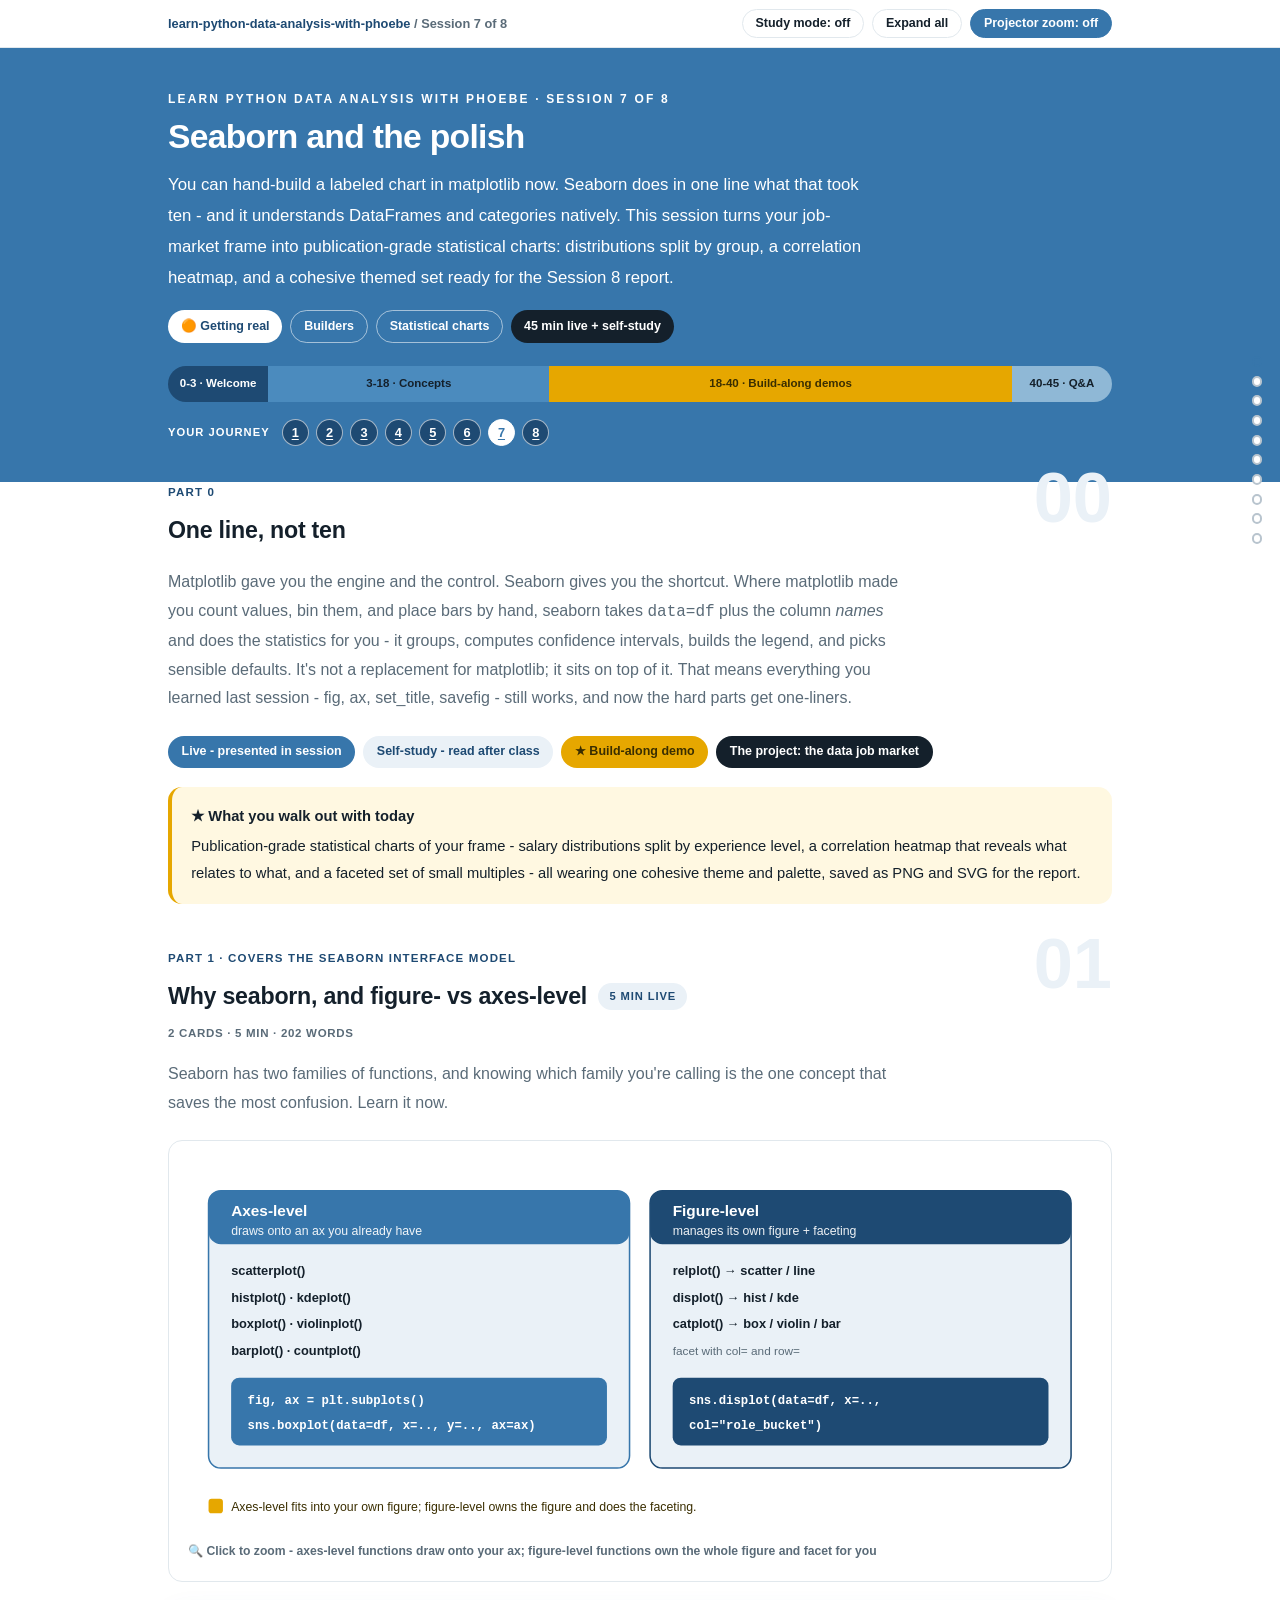
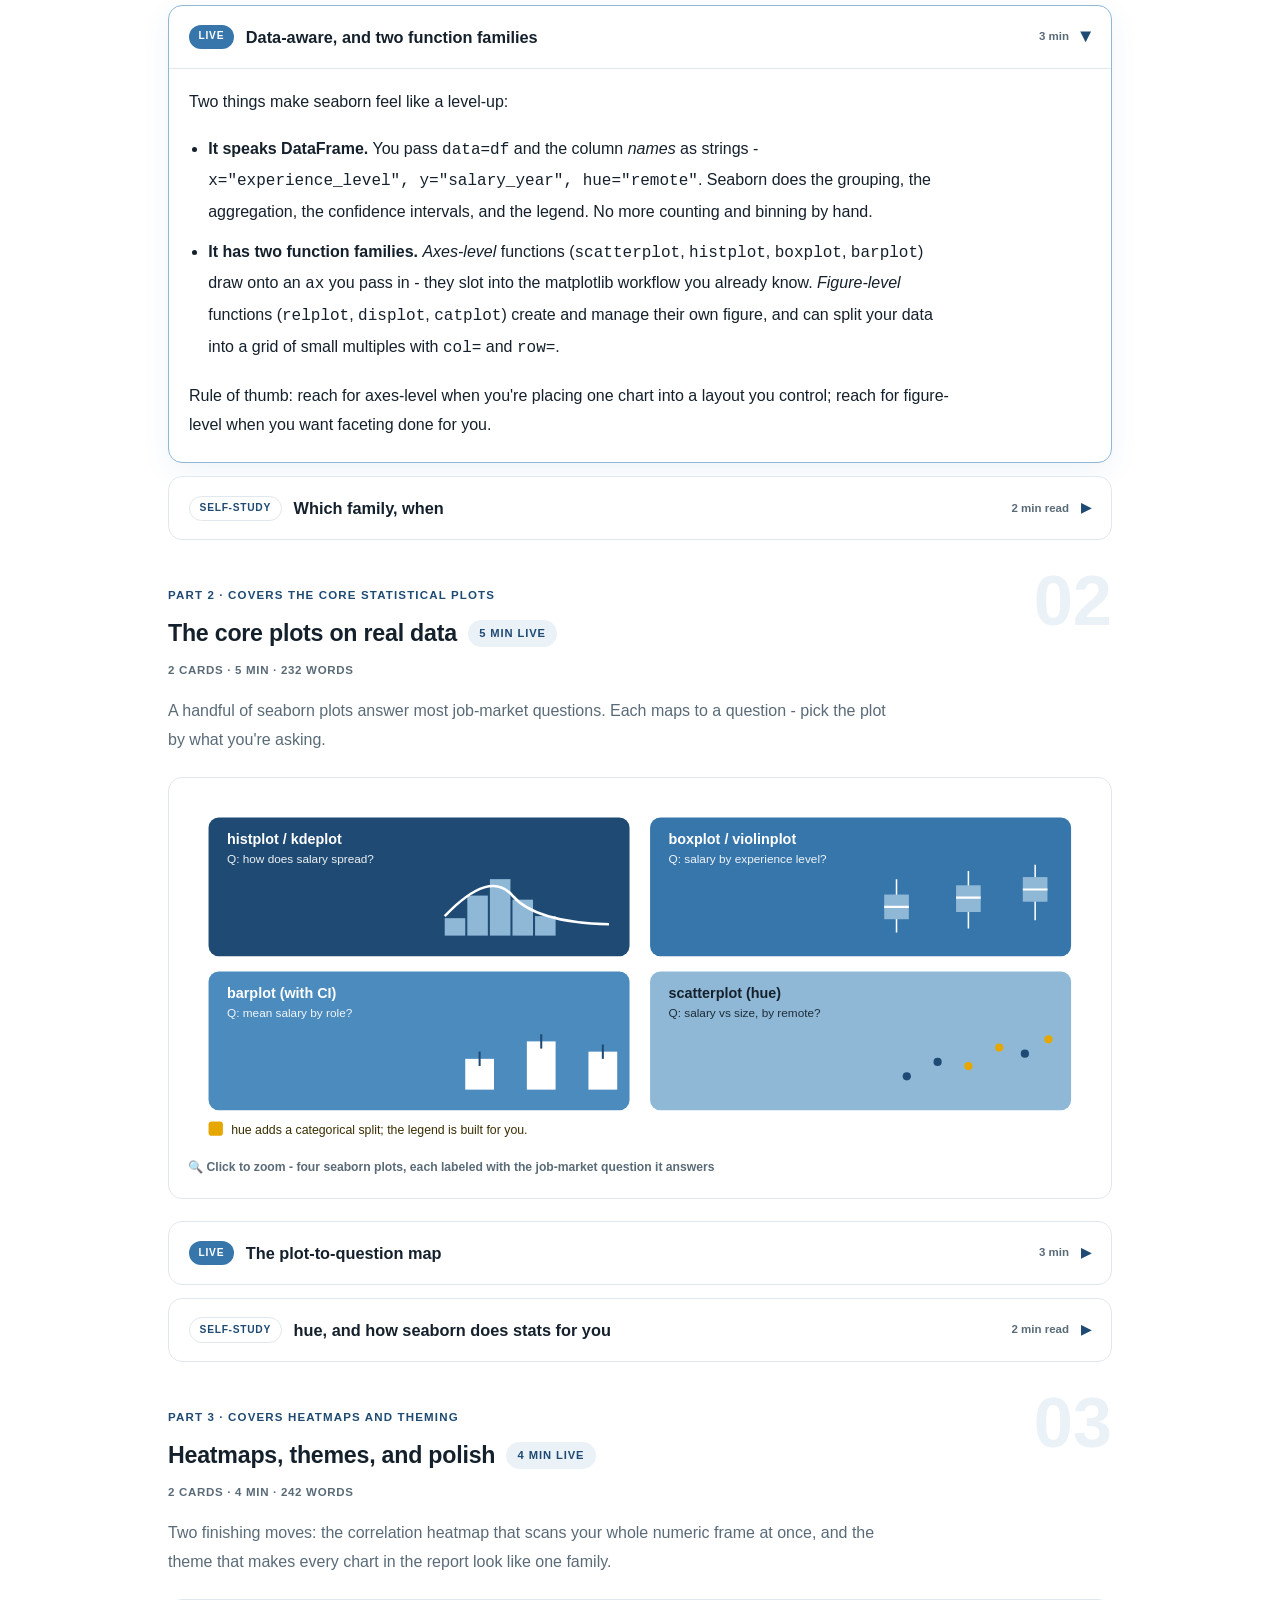
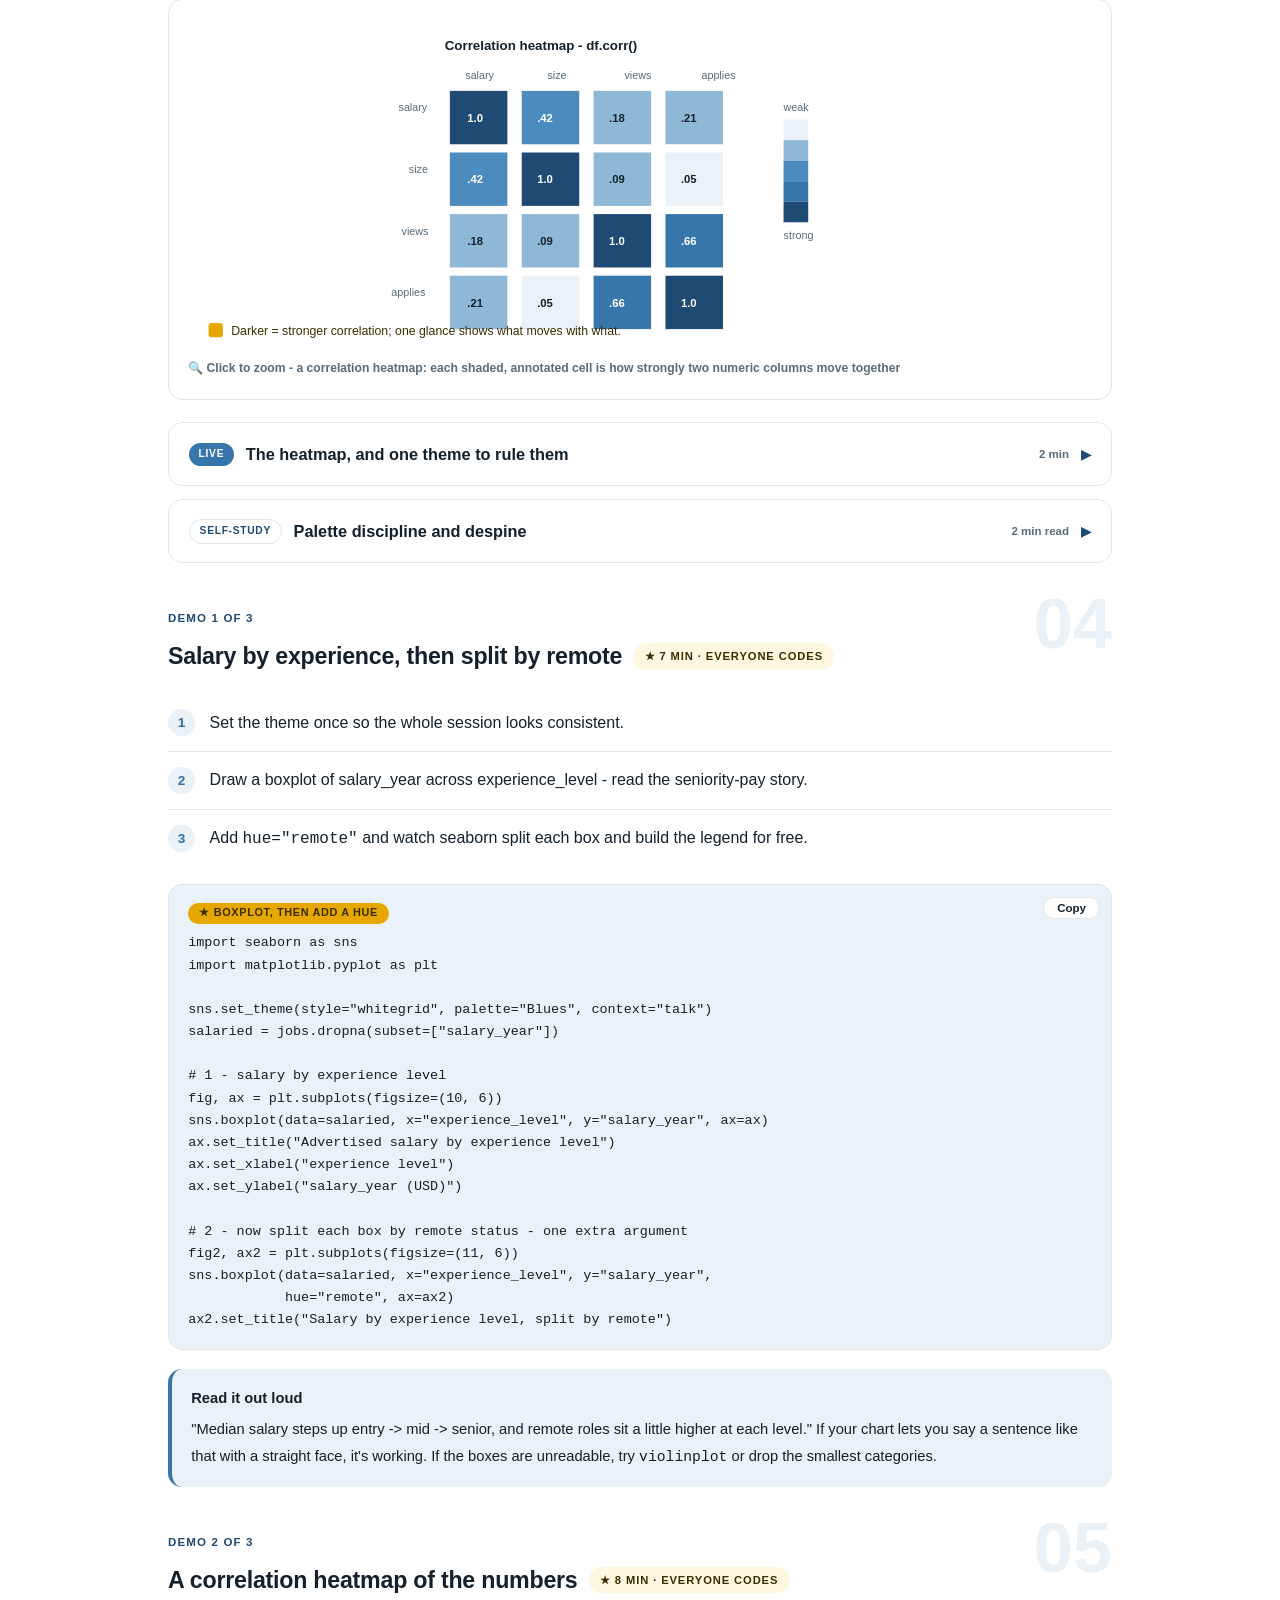
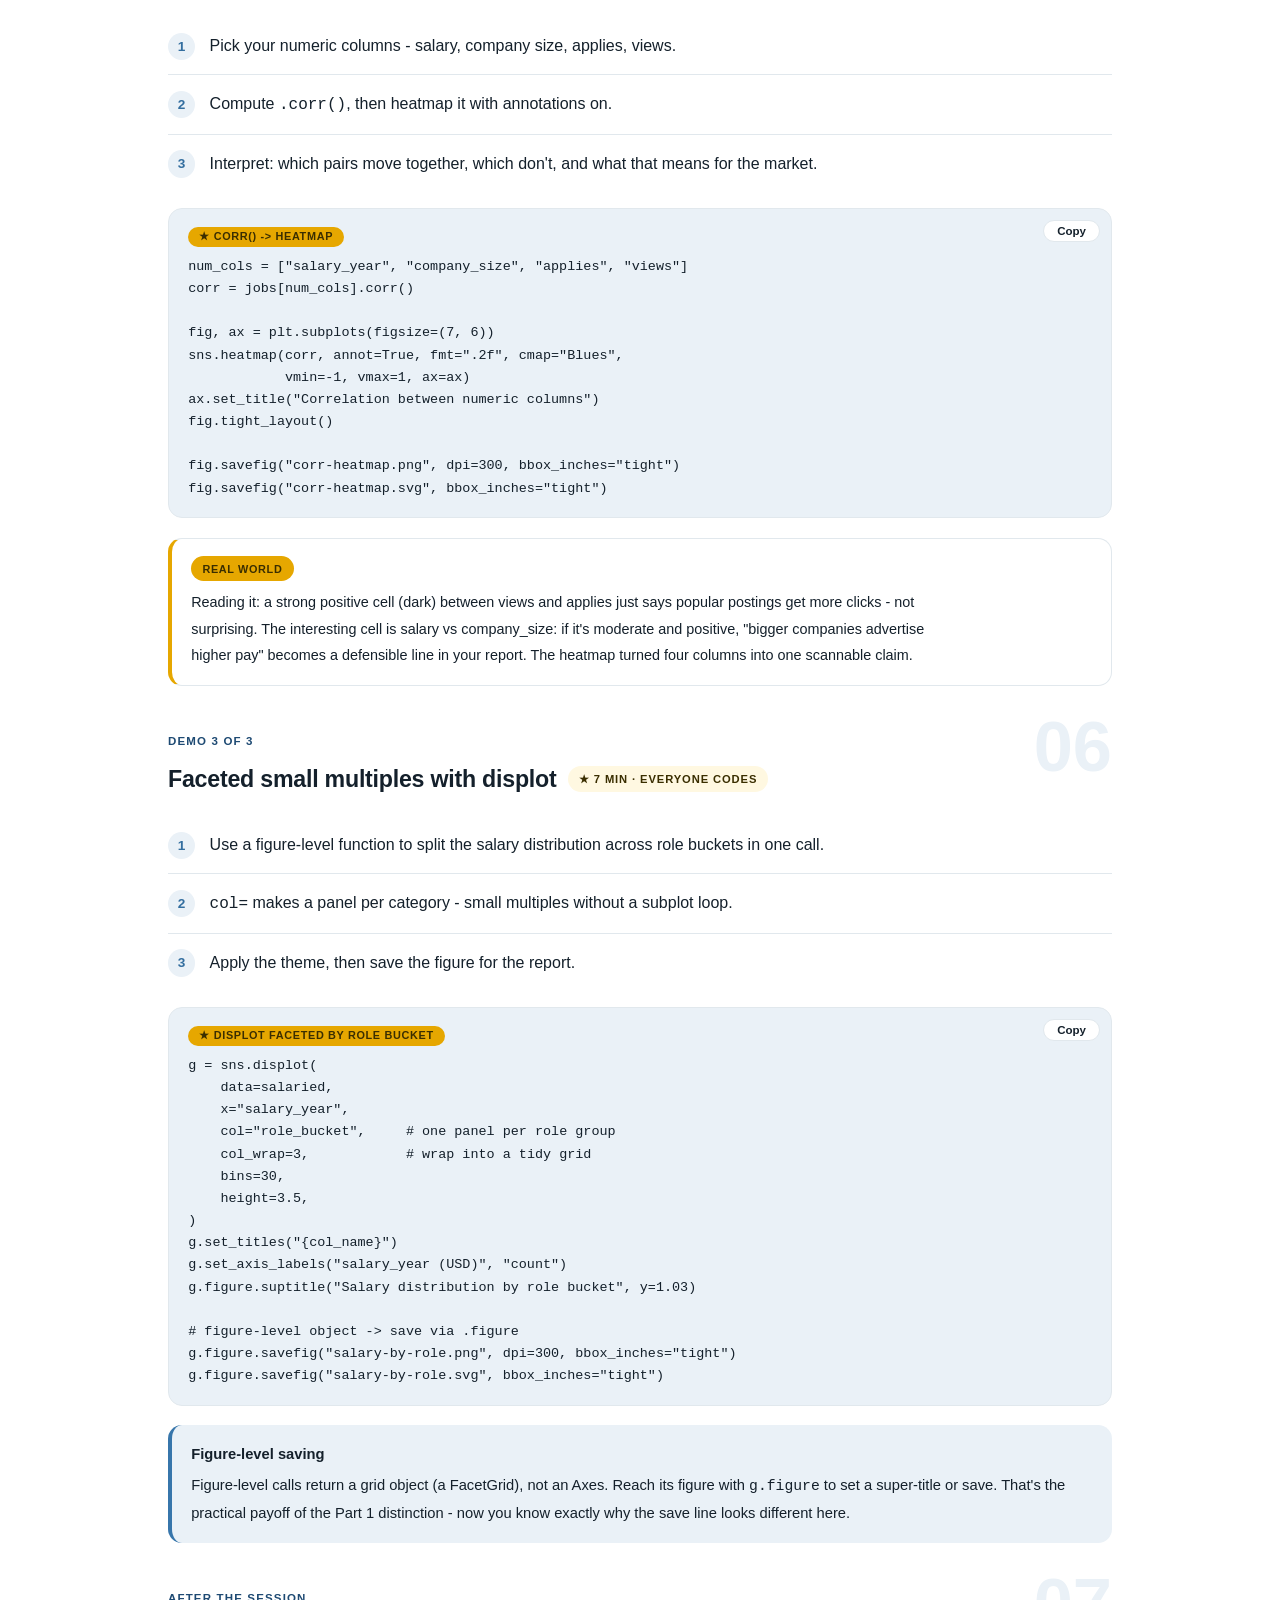
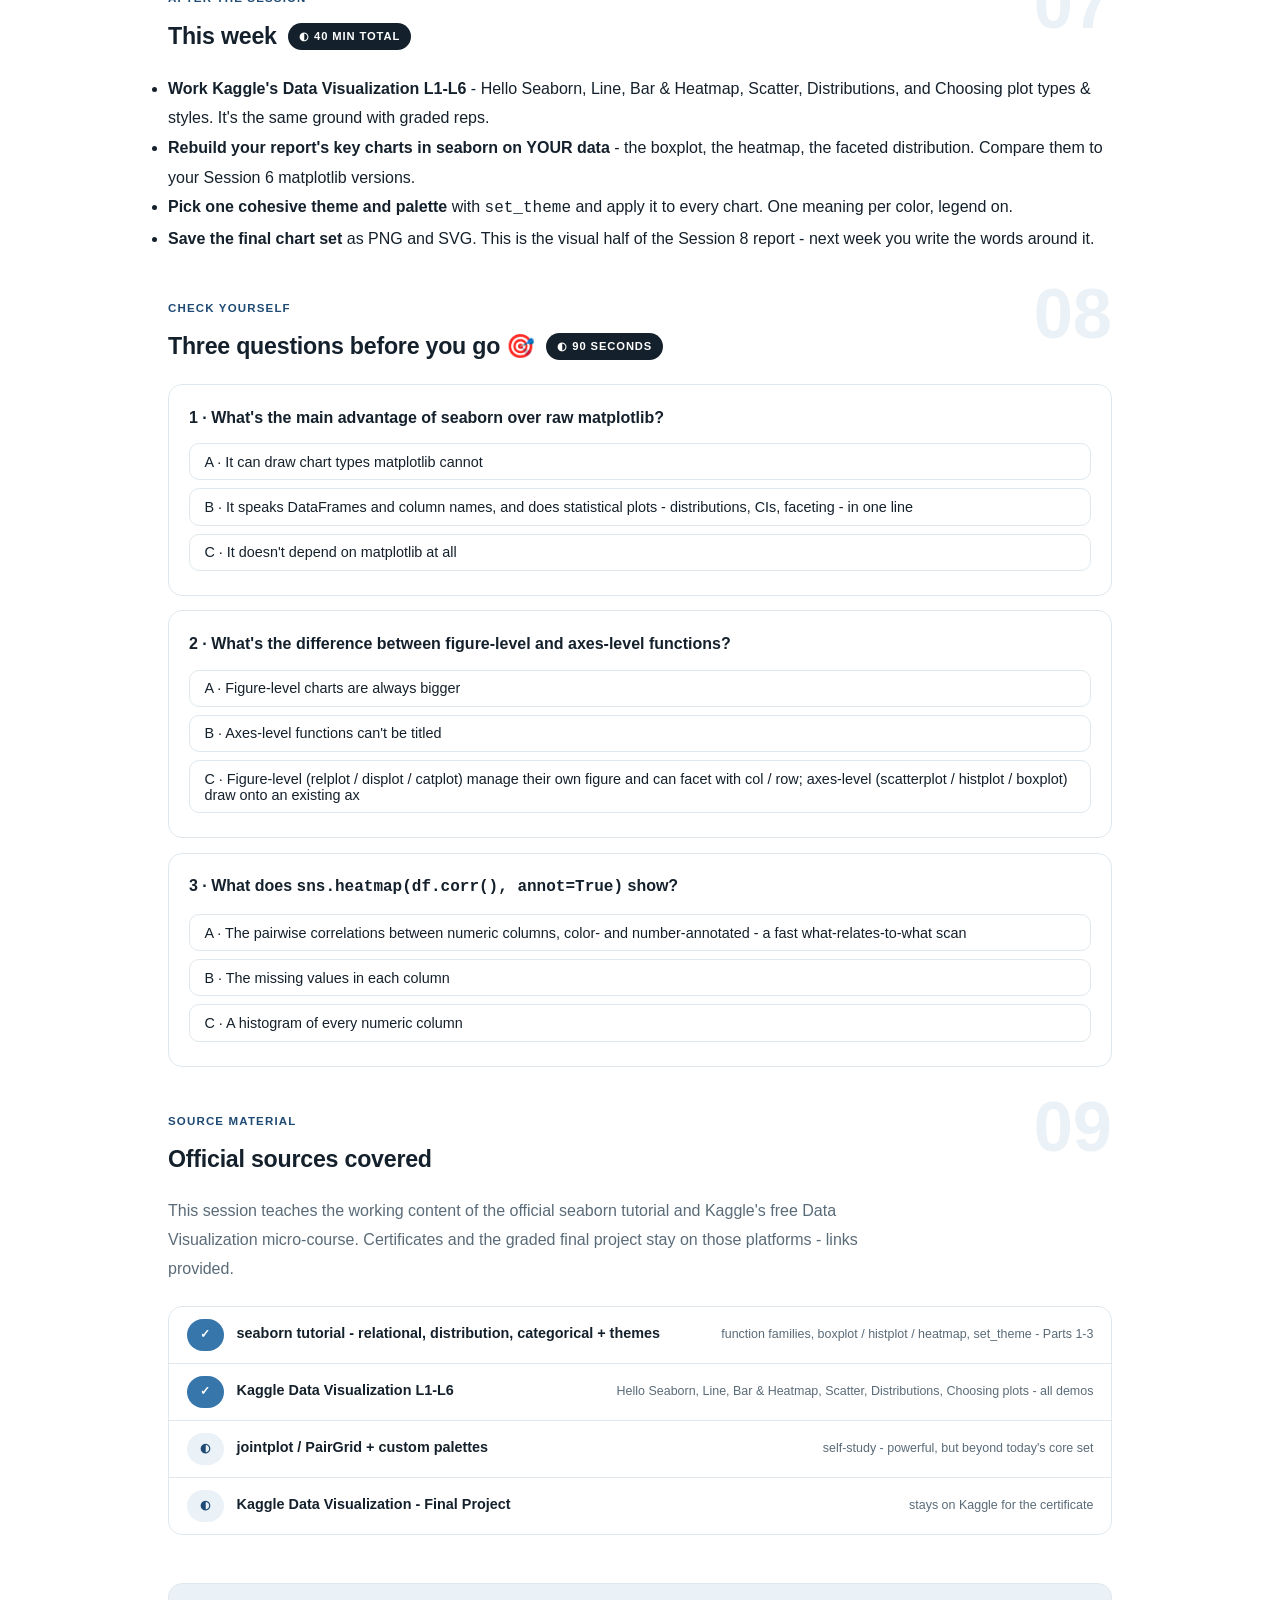
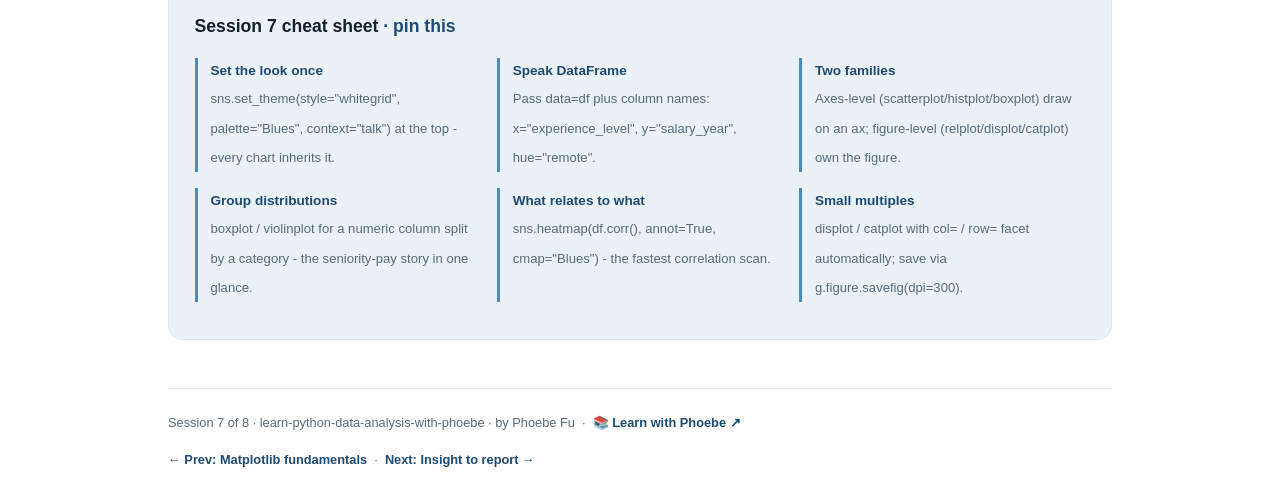
<file: courses/07-seaborn-polish.html>
<!DOCTYPE html>
<html lang="en">
<head>
<meta charset="UTF-8">
<meta name="viewport" content="width=device-width, initial-scale=1.0">
<!-- social:start -->
<meta name="description" content="Matplotlib gave you the engine and the control. Seaborn gives you the shortcut. Where matplotlib made you count values, bin them, and place bars by hand, seaborn takes data=df plus the...">
<meta property="og:type" content="article">
<meta property="og:site_name" content="Learn with Phoebe">
<meta property="og:title" content="Seaborn and the polish - learn python data analysis with phoebe">
<meta property="og:description" content="Matplotlib gave you the engine and the control. Seaborn gives you the shortcut. Where matplotlib made you count values, bin them, and place bars by hand, seaborn takes data=df plus the...">
<meta property="og:url" content="https://phoebefu6.github.io/learn-python-data-analysis-with-phoebe/courses/07-seaborn-polish.html">
<meta property="og:image" content="https://phoebefu6.github.io/learn-python-data-analysis-with-phoebe/assets/og-cover.png">
<meta property="og:image:width" content="1200">
<meta property="og:image:height" content="630">
<meta name="twitter:card" content="summary_large_image">
<meta name="twitter:title" content="Seaborn and the polish - learn python data analysis with phoebe">
<meta name="twitter:description" content="Matplotlib gave you the engine and the control. Seaborn gives you the shortcut. Where matplotlib made you count values, bin them, and place bars by hand, seaborn takes data=df plus the...">
<meta name="twitter:image" content="https://phoebefu6.github.io/learn-python-data-analysis-with-phoebe/assets/og-cover.png">
<!-- social:end -->
<title>Session 7 · Seaborn and the polish - learn python data analysis with phoebe</title>
<link rel="stylesheet" href="../assets/style.css?v=28">
</head>
<body>

<div class="toolbar">
  <div class="wrap">
    <span class="crumb"><a href="../index.html">learn-python-data-analysis-with-phoebe</a> / Session 7 of 8</span>
    <button class="btn" id="toggle-all" type="button">Expand all</button>
    <button class="btn primary" id="zoom-toggle" type="button">Projector zoom: off</button>
  </div>
</div>

<header class="masthead">
  <div class="wrap">
    <div class="eyebrow">Learn Python Data Analysis with Phoebe · Session 7 of 8</div>
    <h1>Seaborn and <span class="accent">the polish</span></h1>
    <p class="sub">You can hand-build a labeled chart in matplotlib now. Seaborn does in one line what that took ten - and it understands DataFrames and categories natively. This session turns your job-market frame into publication-grade statistical charts: distributions split by group, a correlation heatmap, and a cohesive themed set ready for the Session 8 report.</p>
    <div class="chip-row">
      <span class="chip level">🟠 Getting real</span>
      <span class="chip audience">Builders</span>
      <span class="chip audience">Statistical charts</span>
      <span class="chip time">45 min live + self-study</span>
    </div>
    <div class="agenda">
      <span class="a1" style="flex:1">0-3 · Welcome</span>
      <span class="a2" style="flex:3">3-18 · Concepts</span>
      <span class="a3" style="flex:5">18-40 · Build-along demos</span>
      <span class="a4" style="flex:1">40-45 · Q&amp;A</span>
    </div>
  </div>
</header>

<main class="wrap">

  <!-- ============ INTRO ============ -->
  <section class="section" id="intro">
    <div class="section-kicker">
      <span class="klabel">Part 0</span>
      <h2>One line, not ten</h2>
    </div>
    <p class="lede">Matplotlib gave you the engine and the control. Seaborn gives you the shortcut. Where matplotlib made you count values, bin them, and place bars by hand, seaborn takes <code>data=df</code> plus the column <em>names</em> and does the statistics for you - it groups, computes confidence intervals, builds the legend, and picks sensible defaults. It's not a replacement for matplotlib; it sits on top of it. That means everything you learned last session - fig, ax, set_title, savefig - still works, and now the hard parts get one-liners.</p>
    <div class="legend">
      <span class="pill solid">Live - presented in session</span>
      <span class="pill light">Self-study - read after class</span>
      <span class="pill amber">★ Build-along demo</span>
      <span class="pill inkpill">The project: the data job market</span>
    </div>
    <div class="callout win">
      <strong>★ What you walk out with today</strong>
      Publication-grade statistical charts of your frame - salary distributions split by experience level, a correlation heatmap that reveals what relates to what, and a faceted set of small multiples - all wearing one cohesive theme and palette, saved as PNG and SVG for the report.
    </div>
  </section>

  <!-- ============ PART 1: WHY SEABORN, FIGURE VS AXES LEVEL ============ -->
  <section class="section" id="why-seaborn">
    <div class="section-kicker">
      <span class="klabel">Part 1 · covers the seaborn interface model</span>
      <h2>Why seaborn, and figure- vs axes-level <span class="tag concept">5 min live</span></h2>
    </div>
    <p class="lede">Seaborn has two families of functions, and knowing which family you're calling is the one concept that saves the most confusion. Learn it now.</p>

    <figure class="zoomable">
      <svg viewBox="0 0 880 360" xmlns="http://www.w3.org/2000/svg" role="img" aria-label="Two lanes comparing axes-level seaborn functions that draw on one ax against figure-level functions that manage their own figure and facet">
        <style>
          .sbT { font: 700 15px Inter, sans-serif; fill: #FFFFFF; }
          .sbS { font: 400 12px Inter, sans-serif; fill: #FFFFFF; opacity: .92; }
          .sbF { font: 600 12.5px Inter, sans-serif; fill: #14202B; }
          .sbM { font: 400 11.5px Inter, sans-serif; fill: #5A6B78; }
          .sbCode { font: 600 12px "SFMono-Regular", Consolas, monospace; fill: #FFFFFF; }
          .sbN { font: 400 12px Inter, sans-serif; fill: #3A2E00; }
        </style>
        <!-- axes-level lane -->
        <rect x="20" y="30" width="410" height="270" rx="12" fill="#EAF1F7" stroke="#3776AB" stroke-width="1.5"/>
        <rect x="20" y="30" width="410" height="52" rx="12" fill="#3776AB"/>
        <text class="sbT" x="42" y="55">Axes-level</text>
        <text class="sbS" x="42" y="73">draws onto an ax you already have</text>
        <text class="sbF" x="42" y="112">scatterplot()</text>
        <text class="sbF" x="42" y="138">histplot() · kdeplot()</text>
        <text class="sbF" x="42" y="164">boxplot() · violinplot()</text>
        <text class="sbF" x="42" y="190">barplot() · countplot()</text>
        <rect x="42" y="212" width="366" height="66" rx="8" fill="#3776AB"/>
        <text class="sbCode" x="58" y="238">fig, ax = plt.subplots()</text>
        <text class="sbCode" x="58" y="262">sns.boxplot(data=df, x=.., y=.., ax=ax)</text>
        <!-- figure-level lane -->
        <rect x="450" y="30" width="410" height="270" rx="12" fill="#EAF1F7" stroke="#1E4A73" stroke-width="1.5"/>
        <rect x="450" y="30" width="410" height="52" rx="12" fill="#1E4A73"/>
        <text class="sbT" x="472" y="55">Figure-level</text>
        <text class="sbS" x="472" y="73">manages its own figure + faceting</text>
        <text class="sbF" x="472" y="112">relplot()  → scatter / line</text>
        <text class="sbF" x="472" y="138">displot()  → hist / kde</text>
        <text class="sbF" x="472" y="164">catplot()  → box / violin / bar</text>
        <text class="sbM" x="472" y="190">facet with col= and row=</text>
        <rect x="472" y="212" width="366" height="66" rx="8" fill="#1E4A73"/>
        <text class="sbCode" x="488" y="238">sns.displot(data=df, x=..,</text>
        <text class="sbCode" x="488" y="262">            col="role_bucket")</text>
        <!-- note square -->
        <rect x="20" y="330" width="14" height="14" rx="3" fill="#E6A700"/>
        <text class="sbN" x="42" y="342">Axes-level fits into your own figure; figure-level owns the figure and does the faceting.</text>
      </svg>
      <figcaption>🔍 Click to zoom - axes-level functions draw onto your ax; figure-level functions own the whole figure and facet for you</figcaption>
    </figure>

    <details class="card" open>
      <summary><span class="mode live">Live</span>Data-aware, and two function families<span class="mini">3 min</span><span class="caret">▶</span></summary>
      <div class="body">
        <p>Two things make seaborn feel like a level-up:</p>
        <ul>
          <li><strong>It speaks DataFrame.</strong> You pass <code>data=df</code> and the column <em>names</em> as strings - <code>x="experience_level", y="salary_year", hue="remote"</code>. Seaborn does the grouping, the aggregation, the confidence intervals, and the legend. No more counting and binning by hand.</li>
          <li><strong>It has two function families.</strong> <em>Axes-level</em> functions (<code>scatterplot</code>, <code>histplot</code>, <code>boxplot</code>, <code>barplot</code>) draw onto an <code>ax</code> you pass in - they slot into the matplotlib workflow you already know. <em>Figure-level</em> functions (<code>relplot</code>, <code>displot</code>, <code>catplot</code>) create and manage their own figure, and can split your data into a grid of small multiples with <code>col=</code> and <code>row=</code>.</li>
        </ul>
        <p>Rule of thumb: reach for axes-level when you're placing one chart into a layout you control; reach for figure-level when you want faceting done for you.</p>
      </div>
    </details>

    <details class="card">
      <summary><span class="mode self">Self-study</span>Which family, when<span class="mini">2 min read</span><span class="caret">▶</span></summary>
      <div class="body">
        <table class="clean">
          <thead><tr><th>You want...</th><th>Family</th><th>Function</th></tr></thead>
          <tbody>
            <tr><td>one chart inside my own fig, ax</td><td>axes-level</td><td>boxplot, histplot, scatterplot, barplot</td></tr>
            <tr><td>the same chart split across categories</td><td>figure-level</td><td>catplot, displot, relplot with col= / row=</td></tr>
            <tr><td>fine control over a multi-panel layout</td><td>axes-level</td><td>draw each panel onto its own ax</td></tr>
          </tbody>
        </table>
        <div class="callout tip">
          <strong>The gotcha</strong>
          Figure-level functions don't take an <code>ax=</code> argument - they own the figure. If you try to drop <code>relplot</code> into a subplot grid it won't fit. That single fact explains most "why won't my seaborn chart go where I put it" confusion.
        </div>
      </div>
    </details>
  </section>

  <!-- ============ PART 2: CORE PLOTS ============ -->
  <section class="section" id="core-plots">
    <div class="section-kicker">
      <span class="klabel">Part 2 · covers the core statistical plots</span>
      <h2>The core plots on real data <span class="tag concept">5 min live</span></h2>
    </div>
    <p class="lede">A handful of seaborn plots answer most job-market questions. Each maps to a question - pick the plot by what you're asking.</p>

    <figure class="zoomable">
      <svg viewBox="0 0 880 340" xmlns="http://www.w3.org/2000/svg" role="img" aria-label="Four seaborn plots in a two by two grid: histplot for distribution, boxplot for group comparison, barplot with confidence interval, scatterplot with hue">
        <style>
          .cpT { font: 700 14px Inter, sans-serif; fill: #FFFFFF; }
          .cpU { font: 400 11.5px Inter, sans-serif; fill: #FFFFFF; opacity: .92; }
          .cpN { font: 400 12px Inter, sans-serif; fill: #3A2E00; }
        </style>
        <!-- histplot / kdeplot -->
        <rect x="20" y="20" width="410" height="135" rx="10" fill="#1E4A73"/>
        <text class="cpT" x="38" y="46">histplot / kdeplot</text>
        <text class="cpU" x="38" y="64">Q: how does salary spread?</text>
        <rect x="250" y="118" width="20" height="17" fill="#8FB8D6"/>
        <rect x="272" y="96" width="20" height="39" fill="#8FB8D6"/>
        <rect x="294" y="80" width="20" height="55" fill="#8FB8D6"/>
        <rect x="316" y="100" width="20" height="35" fill="#8FB8D6"/>
        <rect x="338" y="116" width="20" height="19" fill="#8FB8D6"/>
        <path d="M250 116 Q294 70 316 96 T410 124" fill="none" stroke="#FFFFFF" stroke-width="2.5"/>
        <!-- boxplot / violinplot -->
        <rect x="450" y="20" width="410" height="135" rx="10" fill="#3776AB"/>
        <text class="cpT" x="468" y="46">boxplot / violinplot</text>
        <text class="cpU" x="468" y="64">Q: salary by experience level?</text>
        <line x1="690" y1="80" x2="690" y2="132" stroke="#FFFFFF" stroke-width="1.5"/>
        <rect x="678" y="95" width="24" height="24" fill="#8FB8D6"/>
        <line x1="678" y1="107" x2="702" y2="107" stroke="#FFFFFF" stroke-width="2"/>
        <line x1="760" y1="72" x2="760" y2="128" stroke="#FFFFFF" stroke-width="1.5"/>
        <rect x="748" y="86" width="24" height="26" fill="#8FB8D6"/>
        <line x1="748" y1="98" x2="772" y2="98" stroke="#FFFFFF" stroke-width="2"/>
        <line x1="825" y1="66" x2="825" y2="120" stroke="#FFFFFF" stroke-width="1.5"/>
        <rect x="813" y="78" width="24" height="24" fill="#8FB8D6"/>
        <line x1="813" y1="90" x2="837" y2="90" stroke="#FFFFFF" stroke-width="2"/>
        <!-- barplot -->
        <rect x="20" y="170" width="410" height="135" rx="10" fill="#4B8BBE"/>
        <text class="cpT" x="38" y="196">barplot (with CI)</text>
        <text class="cpU" x="38" y="214">Q: mean salary by role?</text>
        <rect x="270" y="255" width="28" height="30" fill="#FFFFFF"/>
        <line x1="284" y1="248" x2="284" y2="262" stroke="#1E4A73" stroke-width="2"/>
        <rect x="330" y="238" width="28" height="47" fill="#FFFFFF"/>
        <line x1="344" y1="231" x2="344" y2="245" stroke="#1E4A73" stroke-width="2"/>
        <rect x="390" y="248" width="28" height="37" fill="#FFFFFF"/>
        <line x1="404" y1="241" x2="404" y2="255" stroke="#1E4A73" stroke-width="2"/>
        <!-- scatterplot with hue -->
        <rect x="450" y="170" width="410" height="135" rx="10" fill="#8FB8D6"/>
        <text class="cpT" x="468" y="196" style="fill:#14202B">scatterplot (hue)</text>
        <text class="cpU" x="468" y="214" style="fill:#14202B">Q: salary vs size, by remote?</text>
        <circle cx="700" cy="272" r="4" fill="#1E4A73"/>
        <circle cx="730" cy="258" r="4" fill="#1E4A73"/>
        <circle cx="760" cy="262" r="4" fill="#E6A700"/>
        <circle cx="790" cy="244" r="4" fill="#E6A700"/>
        <circle cx="815" cy="250" r="4" fill="#1E4A73"/>
        <circle cx="838" cy="236" r="4" fill="#E6A700"/>
        <!-- note square -->
        <rect x="20" y="316" width="14" height="14" rx="3" fill="#E6A700"/>
        <text class="cpN" x="42" y="328">hue adds a categorical split; the legend is built for you.</text>
      </svg>
      <figcaption>🔍 Click to zoom - four seaborn plots, each labeled with the job-market question it answers</figcaption>
    </figure>

    <details class="card">
      <summary><span class="mode live">Live</span>The plot-to-question map<span class="mini">3 min</span><span class="caret">▶</span></summary>
      <div class="body">
        <ul>
          <li><strong>histplot / kdeplot</strong> - the spread of one number (salary_year), smooth curve optional.</li>
          <li><strong>boxplot / violinplot</strong> - a numeric column split by a category (salary by experience_level). Box shows median and quartiles; violin adds the full shape.</li>
          <li><strong>barplot</strong> - the mean of a value per category, with a confidence-interval whisker seaborn computes for free (mean salary by role).</li>
          <li><strong>scatterplot</strong> - two numbers, with an optional <code>hue=</code> to color a third categorical dimension (salary vs company size, colored by remote).</li>
          <li><strong>countplot</strong> - just how many rows per category, the seaborn one-liner for a frequency bar.</li>
        </ul>
        <div class="callout example">
          <span class="ex-pill">Real world</span>
          <p>A boxplot of salary by experience_level tells the whole seniority-pay story in one glance: you see the median step up from entry to senior, and the boxes show how much the ranges overlap. That single chart often answers the loudest question in any "state of the job market" post - "does seniority actually pay?" - with evidence instead of a vibe.</p>
        </div>
      </div>
    </details>

    <details class="card">
      <summary><span class="mode self">Self-study</span>hue, and how seaborn does stats for you<span class="mini">2 min read</span><span class="caret">▶</span></summary>
      <div class="body">
        <p>Two things seaborn quietly handles that you'd hand-code in matplotlib:</p>
        <ul>
          <li><strong>hue=</strong> splits any plot by a categorical column and builds the color legend automatically. One argument, and a boxplot of salary by experience becomes salary by experience <em>and</em> remote status.</li>
          <li><strong>Confidence intervals</strong> - <code>barplot</code> and <code>lineplot</code> aggregate and draw the CI whisker by default, so a "mean salary by role" chart honestly shows how uncertain each mean is. That's statistics baked into the plotting call.</li>
        </ul>
      </div>
    </details>
  </section>

  <!-- ============ PART 3: HEATMAPS, THEMES, POLISH ============ -->
  <section class="section" id="heatmaps-themes">
    <div class="section-kicker">
      <span class="klabel">Part 3 · covers heatmaps and theming</span>
      <h2>Heatmaps, themes, and polish <span class="tag concept">4 min live</span></h2>
    </div>
    <p class="lede">Two finishing moves: the correlation heatmap that scans your whole numeric frame at once, and the theme that makes every chart in the report look like one family.</p>

    <figure class="zoomable">
      <svg viewBox="0 0 880 320" xmlns="http://www.w3.org/2000/svg" role="img" aria-label="A five by five correlation matrix with shaded cells from light to dark blue and annotated values">
        <style>
          .hmT { font: 700 13px Inter, sans-serif; fill: #14202B; }
          .hmLbl { font: 400 10.5px Inter, sans-serif; fill: #5A6B78; }
          .hmVal { font: 600 11px Inter, sans-serif; fill: #FFFFFF; }
          .hmValD { font: 600 11px Inter, sans-serif; fill: #14202B; }
          .hmN { font: 400 12px Inter, sans-serif; fill: #3A2E00; }
        </style>
        <text class="hmT" x="250" y="30">Correlation heatmap - df.corr()</text>
        <!-- column labels -->
        <text class="hmLbl" x="270" y="58">salary</text>
        <text class="hmLbl" x="350" y="58">size</text>
        <text class="hmLbl" x="425" y="58">views</text>
        <text class="hmLbl" x="500" y="58">applies</text>
        <!-- row labels -->
        <text class="hmLbl" x="205" y="90">salary</text>
        <text class="hmLbl" x="215" y="150">size</text>
        <text class="hmLbl" x="208" y="210">views</text>
        <text class="hmLbl" x="198" y="270">applies</text>
        <!-- row salary -->
        <rect x="255" y="70" width="56" height="52" fill="#1E4A73"/><text class="hmVal" x="272" y="100">1.0</text>
        <rect x="325" y="70" width="56" height="52" fill="#4B8BBE"/><text class="hmVal" x="340" y="100">.42</text>
        <rect x="395" y="70" width="56" height="52" fill="#8FB8D6"/><text class="hmValD" x="410" y="100">.18</text>
        <rect x="465" y="70" width="56" height="52" fill="#8FB8D6"/><text class="hmValD" x="480" y="100">.21</text>
        <!-- row size -->
        <rect x="255" y="130" width="56" height="52" fill="#4B8BBE"/><text class="hmVal" x="272" y="160">.42</text>
        <rect x="325" y="130" width="56" height="52" fill="#1E4A73"/><text class="hmVal" x="340" y="160">1.0</text>
        <rect x="395" y="130" width="56" height="52" fill="#8FB8D6"/><text class="hmValD" x="410" y="160">.09</text>
        <rect x="465" y="130" width="56" height="52" fill="#EAF1F7"/><text class="hmValD" x="480" y="160">.05</text>
        <!-- row views -->
        <rect x="255" y="190" width="56" height="52" fill="#8FB8D6"/><text class="hmValD" x="272" y="220">.18</text>
        <rect x="325" y="190" width="56" height="52" fill="#8FB8D6"/><text class="hmValD" x="340" y="220">.09</text>
        <rect x="395" y="190" width="56" height="52" fill="#1E4A73"/><text class="hmVal" x="410" y="220">1.0</text>
        <rect x="465" y="190" width="56" height="52" fill="#3776AB"/><text class="hmVal" x="480" y="220">.66</text>
        <!-- row applies -->
        <rect x="255" y="250" width="56" height="52" fill="#8FB8D6"/><text class="hmValD" x="272" y="280">.21</text>
        <rect x="325" y="250" width="56" height="52" fill="#EAF1F7"/><text class="hmValD" x="340" y="280">.05</text>
        <rect x="395" y="250" width="56" height="52" fill="#3776AB"/><text class="hmVal" x="410" y="280">.66</text>
        <rect x="465" y="250" width="56" height="52" fill="#1E4A73"/><text class="hmVal" x="480" y="280">1.0</text>
        <!-- ramp legend -->
        <text class="hmLbl" x="580" y="90">weak</text>
        <rect x="580" y="98" width="24" height="20" fill="#EAF1F7"/>
        <rect x="580" y="118" width="24" height="20" fill="#8FB8D6"/>
        <rect x="580" y="138" width="24" height="20" fill="#4B8BBE"/>
        <rect x="580" y="158" width="24" height="20" fill="#3776AB"/>
        <rect x="580" y="178" width="24" height="20" fill="#1E4A73"/>
        <text class="hmLbl" x="580" y="214">strong</text>
        <!-- note square -->
        <rect x="20" y="296" width="14" height="14" rx="3" fill="#E6A700"/>
        <text class="hmN" x="42" y="308">Darker = stronger correlation; one glance shows what moves with what.</text>
      </svg>
      <figcaption>🔍 Click to zoom - a correlation heatmap: each shaded, annotated cell is how strongly two numeric columns move together</figcaption>
    </figure>

    <details class="card">
      <summary><span class="mode live">Live</span>The heatmap, and one theme to rule them<span class="mini">2 min</span><span class="caret">▶</span></summary>
      <div class="body">
        <div class="prompt-box good"><span class="label">★ Correlation heatmap + a set theme</span>import seaborn as sns

# one cohesive look for every chart in the report
sns.set_theme(style="whitegrid", palette="Blues", context="talk")

corr = jobs[["salary_year", "company_size", "views", "applies"]].corr()
ax = sns.heatmap(corr, annot=True, cmap="Blues", fmt=".2f")
ax.set_title("What relates to what - numeric columns")</div>
        <p><code>df.corr()</code> gives you the pairwise correlation matrix; <code>sns.heatmap(..., annot=True)</code> shades and numbers every cell so a reader sees strength and sign at a glance. And <code>sns.set_theme()</code> at the top of the notebook sets style, palette, and context (label sizing) for <em>every</em> chart after it - one line, one consistent look.</p>
      </div>
    </details>

    <details class="card">
      <summary><span class="mode self">Self-study</span>Palette discipline and despine<span class="mini">2 min read</span><span class="caret">▶</span></summary>
      <div class="body">
        <ul>
          <li><strong>One meaning per color.</strong> If blue means "remote" in one chart, it means "remote" in every chart - and you add a legend so the reader never guesses. This is the workspace encoding rule, and seaborn's <code>palette=</code> makes it easy to keep.</li>
          <li><strong>set_theme(style, palette, context)</strong> - <code>style</code> is the background (whitegrid, ticks...), <code>palette</code> is the color set, <code>context</code> scales fonts for a deck vs a paper.</li>
          <li><strong>sns.despine()</strong> removes the top and right spines for a cleaner, more modern frame.</li>
          <li>Saving is unchanged from Session 6 - grab the figure and <code>savefig(dpi=300)</code> as PNG and SVG.</li>
        </ul>
        <div class="callout example">
          <span class="ex-pill">Real world</span>
          <p>A correlation heatmap of your numeric columns is the fastest "what relates to what" scan there is. On the job data it might show salary moving with company size but barely with view count - a finding you'd never spot scrolling rows, and one that earns a line in the Session 8 report.</p>
        </div>
      </div>
    </details>
  </section>

  <!-- ============ DEMO 1 ============ -->
  <section class="section" id="demo-1">
    <div class="section-kicker">
      <span class="klabel">Demo 1 of 3</span>
      <h2>Salary by experience, then split by remote <span class="tag demo">★ 7 min · everyone codes</span></h2>
    </div>
    <div class="steps">
      <div class="step"><p>Set the theme once so the whole session looks consistent.</p></div>
      <div class="step"><p>Draw a boxplot of salary_year across experience_level - read the seniority-pay story.</p></div>
      <div class="step"><p>Add <code>hue="remote"</code> and watch seaborn split each box and build the legend for free.</p></div>
    </div>
    <div class="prompt-box good"><span class="label">★ Boxplot, then add a hue</span>import seaborn as sns
import matplotlib.pyplot as plt

sns.set_theme(style="whitegrid", palette="Blues", context="talk")
salaried = jobs.dropna(subset=["salary_year"])

# 1 - salary by experience level
fig, ax = plt.subplots(figsize=(10, 6))
sns.boxplot(data=salaried, x="experience_level", y="salary_year", ax=ax)
ax.set_title("Advertised salary by experience level")
ax.set_xlabel("experience level")
ax.set_ylabel("salary_year (USD)")

# 2 - now split each box by remote status - one extra argument
fig2, ax2 = plt.subplots(figsize=(11, 6))
sns.boxplot(data=salaried, x="experience_level", y="salary_year",
            hue="remote", ax=ax2)
ax2.set_title("Salary by experience level, split by remote")</div>
    <div class="callout tip">
      <strong>Read it out loud</strong>
      "Median salary steps up entry -> mid -> senior, and remote roles sit a little higher at each level." If your chart lets you say a sentence like that with a straight face, it's working. If the boxes are unreadable, try <code>violinplot</code> or drop the smallest categories.
    </div>
  </section>

  <!-- ============ DEMO 2 ============ -->
  <section class="section" id="demo-2">
    <div class="section-kicker">
      <span class="klabel">Demo 2 of 3</span>
      <h2>A correlation heatmap of the numbers <span class="tag demo">★ 8 min · everyone codes</span></h2>
    </div>
    <div class="steps">
      <div class="step"><p>Pick your numeric columns - salary, company size, applies, views.</p></div>
      <div class="step"><p>Compute <code>.corr()</code>, then heatmap it with annotations on.</p></div>
      <div class="step"><p>Interpret: which pairs move together, which don't, and what that means for the market.</p></div>
    </div>
    <div class="prompt-box good"><span class="label">★ corr() -> heatmap</span>num_cols = ["salary_year", "company_size", "applies", "views"]
corr = jobs[num_cols].corr()

fig, ax = plt.subplots(figsize=(7, 6))
sns.heatmap(corr, annot=True, fmt=".2f", cmap="Blues",
            vmin=-1, vmax=1, ax=ax)
ax.set_title("Correlation between numeric columns")
fig.tight_layout()

fig.savefig("corr-heatmap.png", dpi=300, bbox_inches="tight")
fig.savefig("corr-heatmap.svg", bbox_inches="tight")</div>
    <div class="callout example">
      <span class="ex-pill">Real world</span>
      <p>Reading it: a strong positive cell (dark) between views and applies just says popular postings get more clicks - not surprising. The interesting cell is salary vs company_size: if it's moderate and positive, "bigger companies advertise higher pay" becomes a defensible line in your report. The heatmap turned four columns into one scannable claim.</p>
    </div>
  </section>

  <!-- ============ DEMO 3 ============ -->
  <section class="section" id="demo-3">
    <div class="section-kicker">
      <span class="klabel">Demo 3 of 3</span>
      <h2>Faceted small multiples with displot <span class="tag demo">★ 7 min · everyone codes</span></h2>
    </div>
    <div class="steps">
      <div class="step"><p>Use a figure-level function to split the salary distribution across role buckets in one call.</p></div>
      <div class="step"><p><code>col=</code> makes a panel per category - small multiples without a subplot loop.</p></div>
      <div class="step"><p>Apply the theme, then save the figure for the report.</p></div>
    </div>
    <div class="prompt-box good"><span class="label">★ displot faceted by role bucket</span>g = sns.displot(
    data=salaried,
    x="salary_year",
    col="role_bucket",     # one panel per role group
    col_wrap=3,            # wrap into a tidy grid
    bins=30,
    height=3.5,
)
g.set_titles("{col_name}")
g.set_axis_labels("salary_year (USD)", "count")
g.figure.suptitle("Salary distribution by role bucket", y=1.03)

# figure-level object -> save via .figure
g.figure.savefig("salary-by-role.png", dpi=300, bbox_inches="tight")
g.figure.savefig("salary-by-role.svg", bbox_inches="tight")</div>
    <div class="callout tip">
      <strong>Figure-level saving</strong>
      Figure-level calls return a grid object (a FacetGrid), not an Axes. Reach its figure with <code>g.figure</code> to set a super-title or save. That's the practical payoff of the Part 1 distinction - now you know exactly why the save line looks different here.
    </div>
  </section>

  <!-- ============ HOMEWORK ============ -->
  <section class="section" id="exercise">
    <div class="section-kicker">
      <span class="klabel">After the session</span>
      <h2>This week <span class="tag exercise">◐ 40 min total</span></h2>
    </div>
    <ul>
      <li><strong>Work Kaggle's Data Visualization L1-L6</strong> - Hello Seaborn, Line, Bar &amp; Heatmap, Scatter, Distributions, and Choosing plot types &amp; styles. It's the same ground with graded reps.</li>
      <li><strong>Rebuild your report's key charts in seaborn on YOUR data</strong> - the boxplot, the heatmap, the faceted distribution. Compare them to your Session 6 matplotlib versions.</li>
      <li><strong>Pick one cohesive theme and palette</strong> with <code>set_theme</code> and apply it to every chart. One meaning per color, legend on.</li>
      <li><strong>Save the final chart set</strong> as PNG and SVG. This is the visual half of the Session 8 report - next week you write the words around it.</li>
    </ul>
  </section>

  <!-- ============ QUIZ ============ -->
  <section class="section" id="quiz">
    <div class="section-kicker">
      <span class="klabel">Check yourself</span>
      <h2>Three questions before you go 🎯 <span class="tag exercise">◐ 90 seconds</span></h2>
    </div>
    <div class="quiz-q" data-answer="1">
      <p class="qtext">1 · What's the main advantage of seaborn over raw matplotlib?</p>
      <button class="qopt" type="button">A · It can draw chart types matplotlib cannot</button>
      <button class="qopt" type="button">B · It speaks DataFrames and column names, and does statistical plots - distributions, CIs, faceting - in one line</button>
      <button class="qopt" type="button">C · It doesn't depend on matplotlib at all</button>
      <p class="qwhy">Seaborn sits on top of matplotlib. You pass data=df plus column names and it handles the grouping, confidence intervals, legend, and defaults - the statistics come baked in.</p>
    </div>
    <div class="quiz-q" data-answer="2">
      <p class="qtext">2 · What's the difference between figure-level and axes-level functions?</p>
      <button class="qopt" type="button">A · Figure-level charts are always bigger</button>
      <button class="qopt" type="button">B · Axes-level functions can't be titled</button>
      <button class="qopt" type="button">C · Figure-level (relplot / displot / catplot) manage their own figure and can facet with col / row; axes-level (scatterplot / histplot / boxplot) draw onto an existing ax</button>
      <p class="qwhy">Figure-level functions own the whole figure and do faceting for you - so they don't take ax=. Axes-level functions slot into a fig, ax layout you control.</p>
    </div>
    <div class="quiz-q" data-answer="0">
      <p class="qtext">3 · What does <code>sns.heatmap(df.corr(), annot=True)</code> show?</p>
      <button class="qopt" type="button">A · The pairwise correlations between numeric columns, color- and number-annotated - a fast what-relates-to-what scan</button>
      <button class="qopt" type="button">B · The missing values in each column</button>
      <button class="qopt" type="button">C · A histogram of every numeric column</button>
      <p class="qwhy">df.corr() builds the correlation matrix; the heatmap shades and labels each cell so you see the strength and sign of every pair at a glance.</p>
    </div>
    <p class="quiz-score"></p>
  </section>

  <!-- ============ OFFICIAL SOURCES ============ -->
  <section class="section" id="official">
    <div class="section-kicker">
      <span class="klabel">Source material</span>
      <h2>Official sources covered</h2>
    </div>
    <p class="lede">This session teaches the working content of the official seaborn tutorial and Kaggle's free Data Visualization micro-course. Certificates and the graded final project stay on those platforms - links provided.</p>
    <div class="covered">
      <div class="covered-row"><span class="status pill solid">✓</span><span class="name">seaborn tutorial - relational, distribution, categorical + themes</span><span class="note">function families, boxplot / histplot / heatmap, set_theme - Parts 1-3</span></div>
      <div class="covered-row"><span class="status pill solid">✓</span><span class="name">Kaggle Data Visualization L1-L6</span><span class="note">Hello Seaborn, Line, Bar &amp; Heatmap, Scatter, Distributions, Choosing plots - all demos</span></div>
      <div class="covered-row"><span class="status pill light">◐</span><span class="name">jointplot / PairGrid + custom palettes</span><span class="note">self-study - powerful, but beyond today's core set</span></div>
      <div class="covered-row"><span class="status pill light">◐</span><span class="name">Kaggle Data Visualization - Final Project</span><span class="note">stays on Kaggle for the certificate</span></div>
    </div>
  </section>

  <!-- ============ CHEAT SHEET ============ -->
  <section class="cheat" id="cheatsheet">
    <h3>Session 7 cheat sheet <span>· pin this</span></h3>
    <div class="grid-2">
      <div class="cheat-item"><b>Set the look once</b><span>sns.set_theme(style="whitegrid", palette="Blues", context="talk") at the top - every chart inherits it.</span></div>
      <div class="cheat-item"><b>Speak DataFrame</b><span>Pass data=df plus column names: x="experience_level", y="salary_year", hue="remote".</span></div>
      <div class="cheat-item"><b>Two families</b><span>Axes-level (scatterplot/histplot/boxplot) draw on an ax; figure-level (relplot/displot/catplot) own the figure.</span></div>
      <div class="cheat-item"><b>Group distributions</b><span>boxplot / violinplot for a numeric column split by a category - the seniority-pay story in one glance.</span></div>
      <div class="cheat-item"><b>What relates to what</b><span>sns.heatmap(df.corr(), annot=True, cmap="Blues") - the fastest correlation scan.</span></div>
      <div class="cheat-item"><b>Small multiples</b><span>displot / catplot with col= / row= facet automatically; save via g.figure.savefig(dpi=300).</span></div>
    </div>
  </section>

  <footer class="pagefoot">
    <span>Session 7 of 8 · learn-python-data-analysis-with-phoebe · by Phoebe Fu &nbsp;·&nbsp; 📚 <a href="https://phoebefu6.github.io/learn-with-phoebe/">Learn with Phoebe ↗</a></span>
    <span><a href="06-matplotlib-fundamentals.html">← Prev: Matplotlib fundamentals</a> &nbsp;·&nbsp; <a href="08-insight-to-report.html">Next: Insight to report →</a></span>
  </footer>

</main>

<script src="../assets/app.js?v=26"></script>
</body>
</html>
</file>
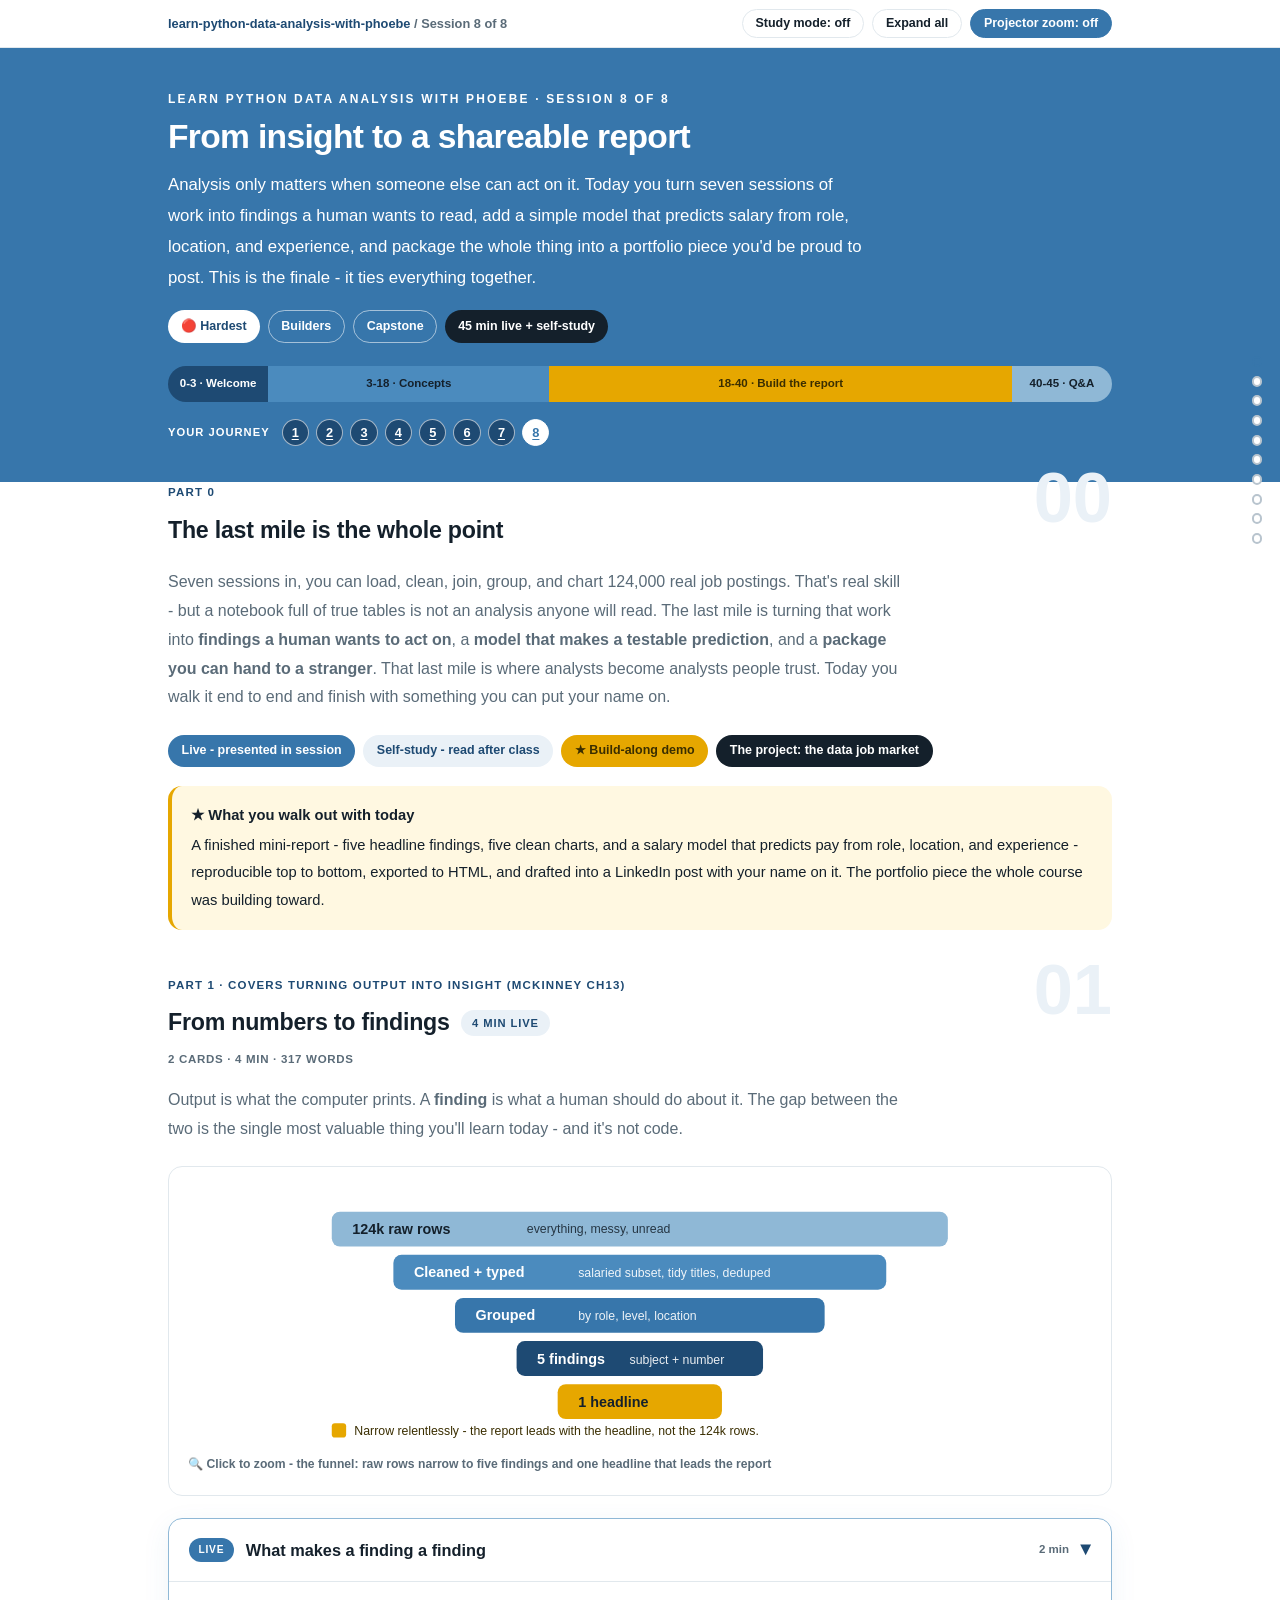
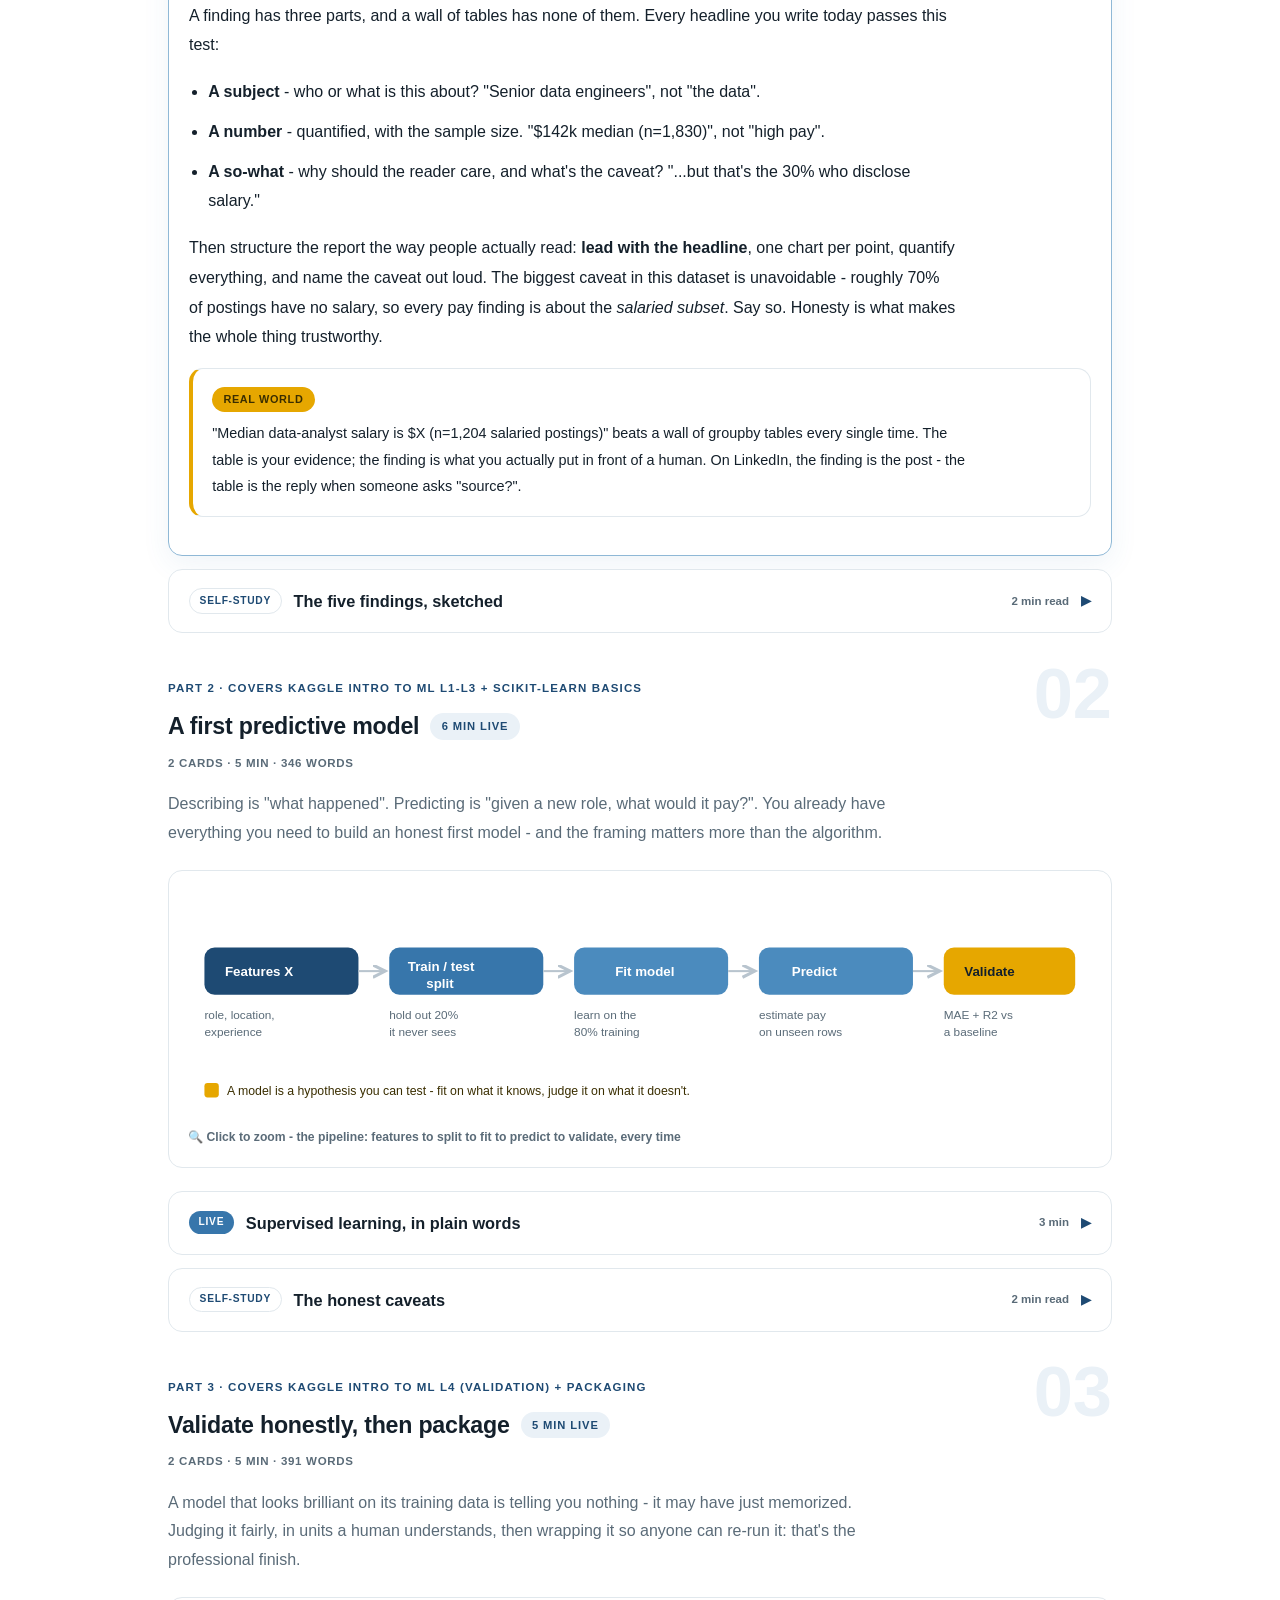
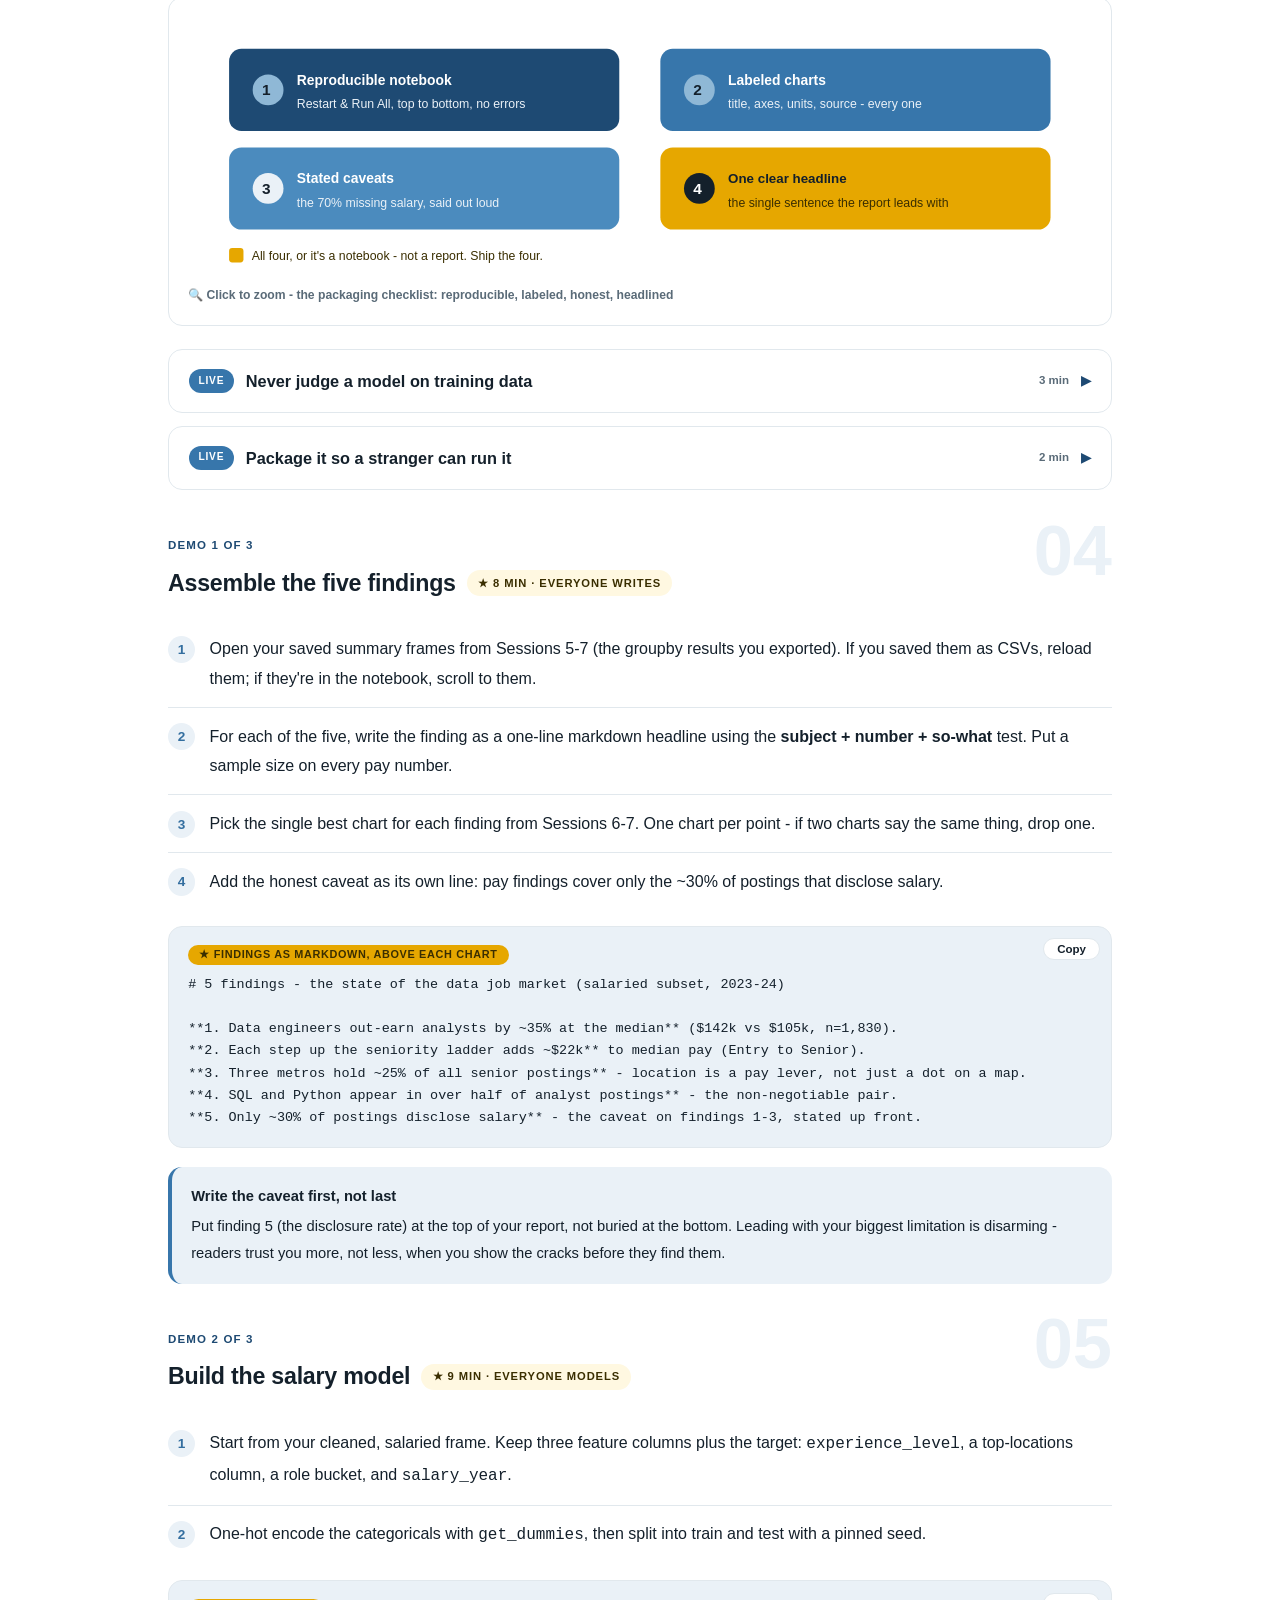
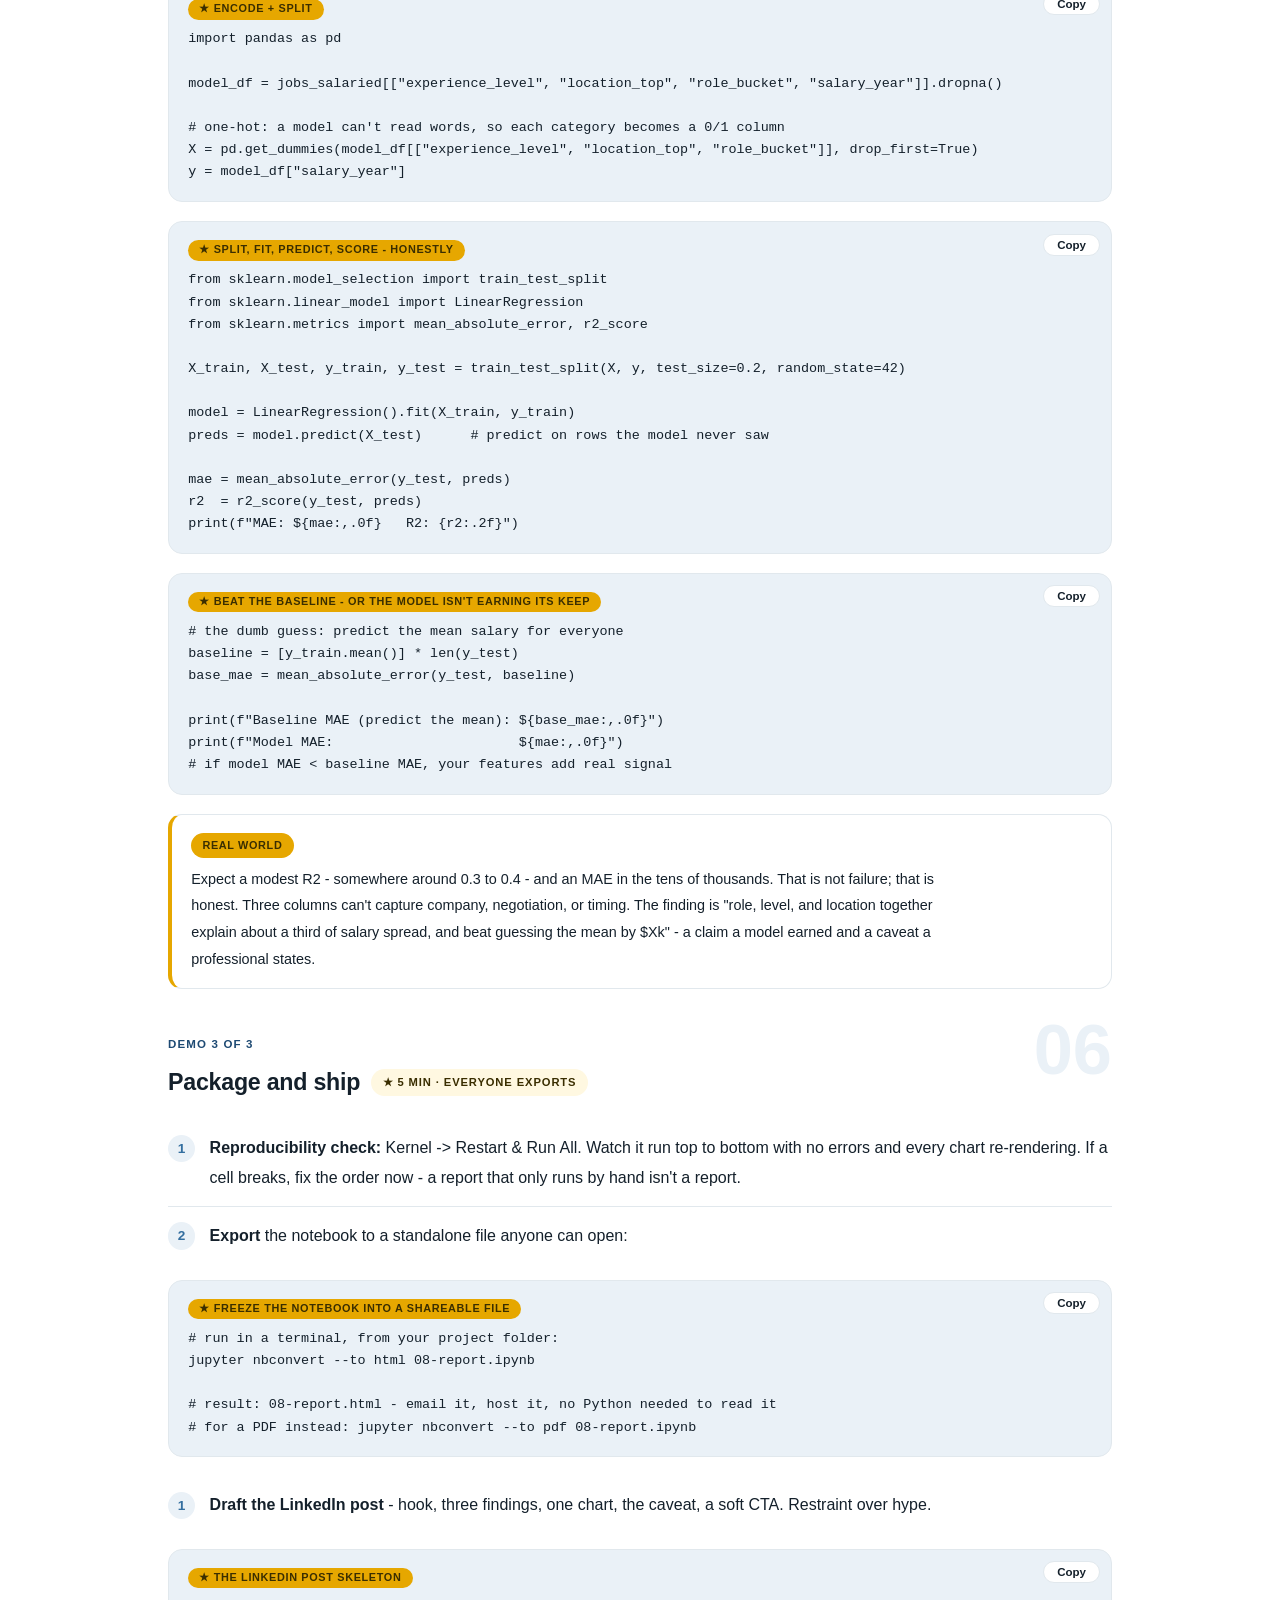
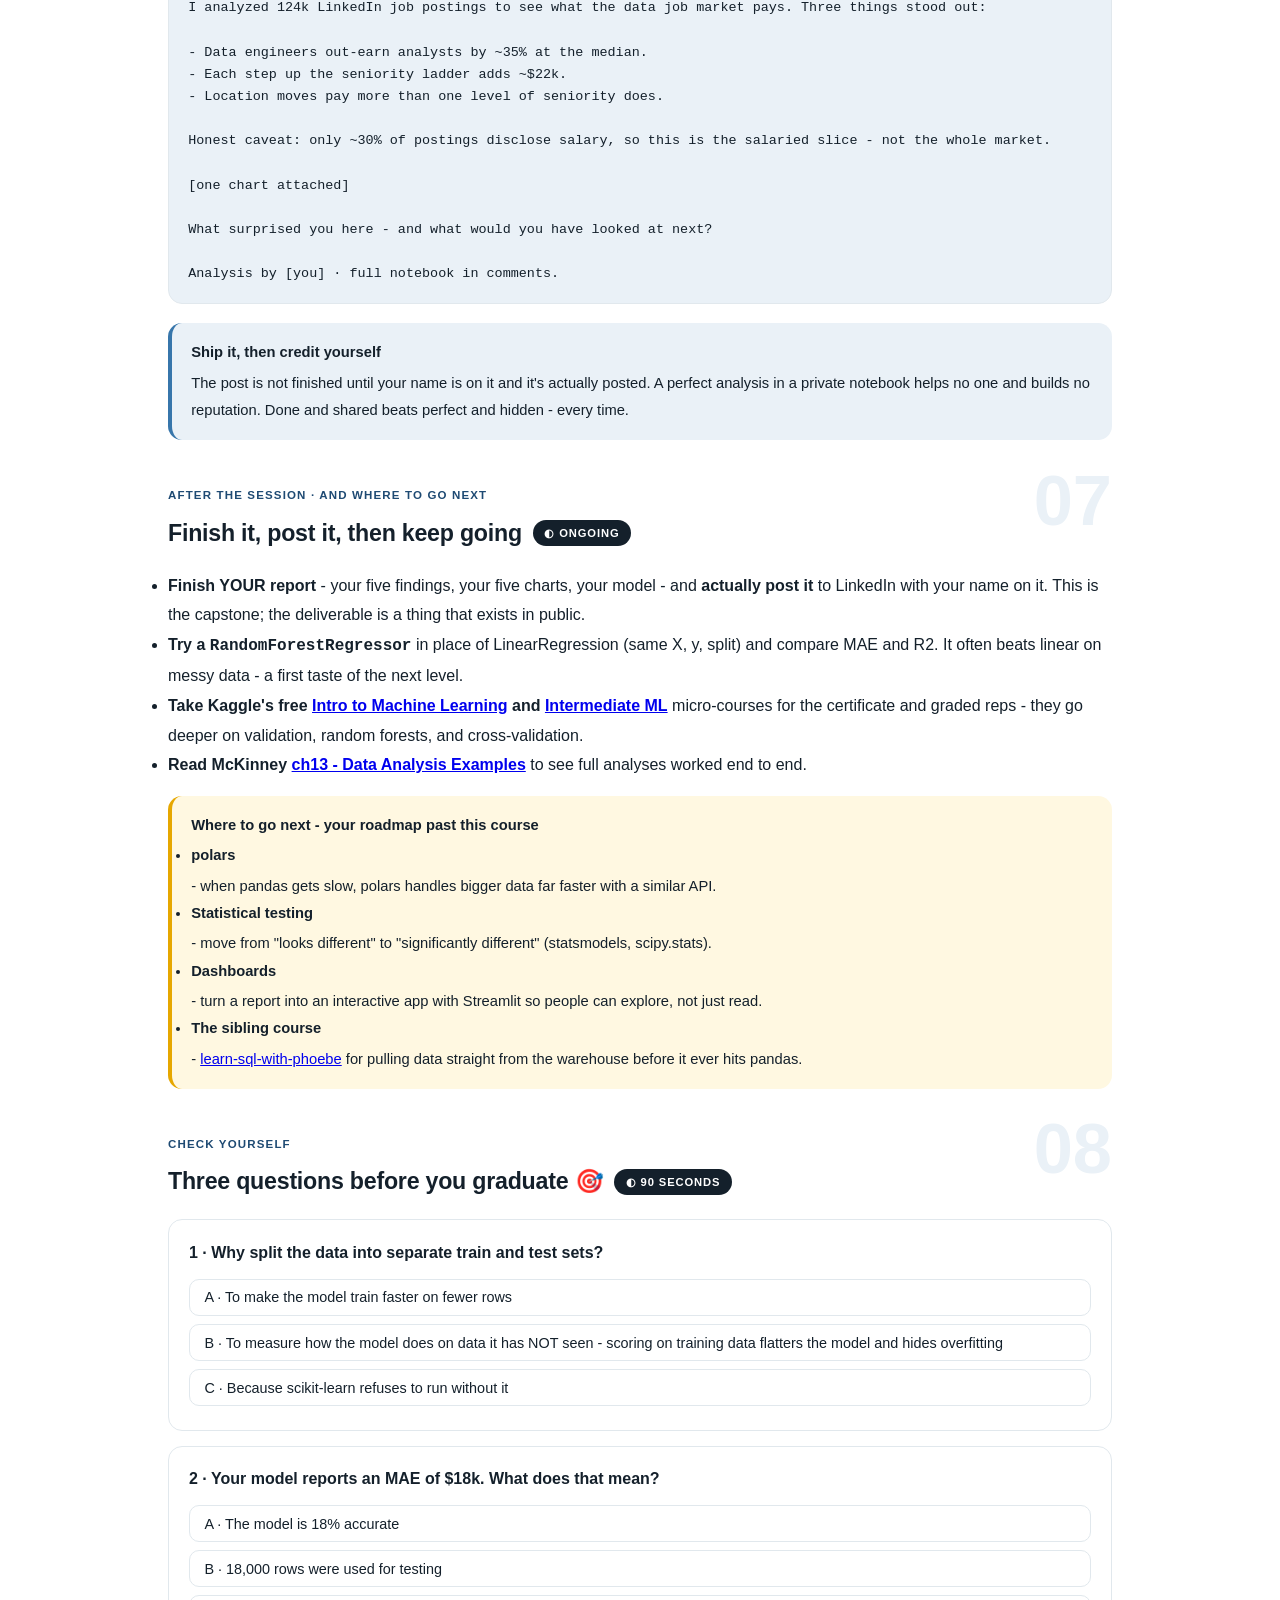
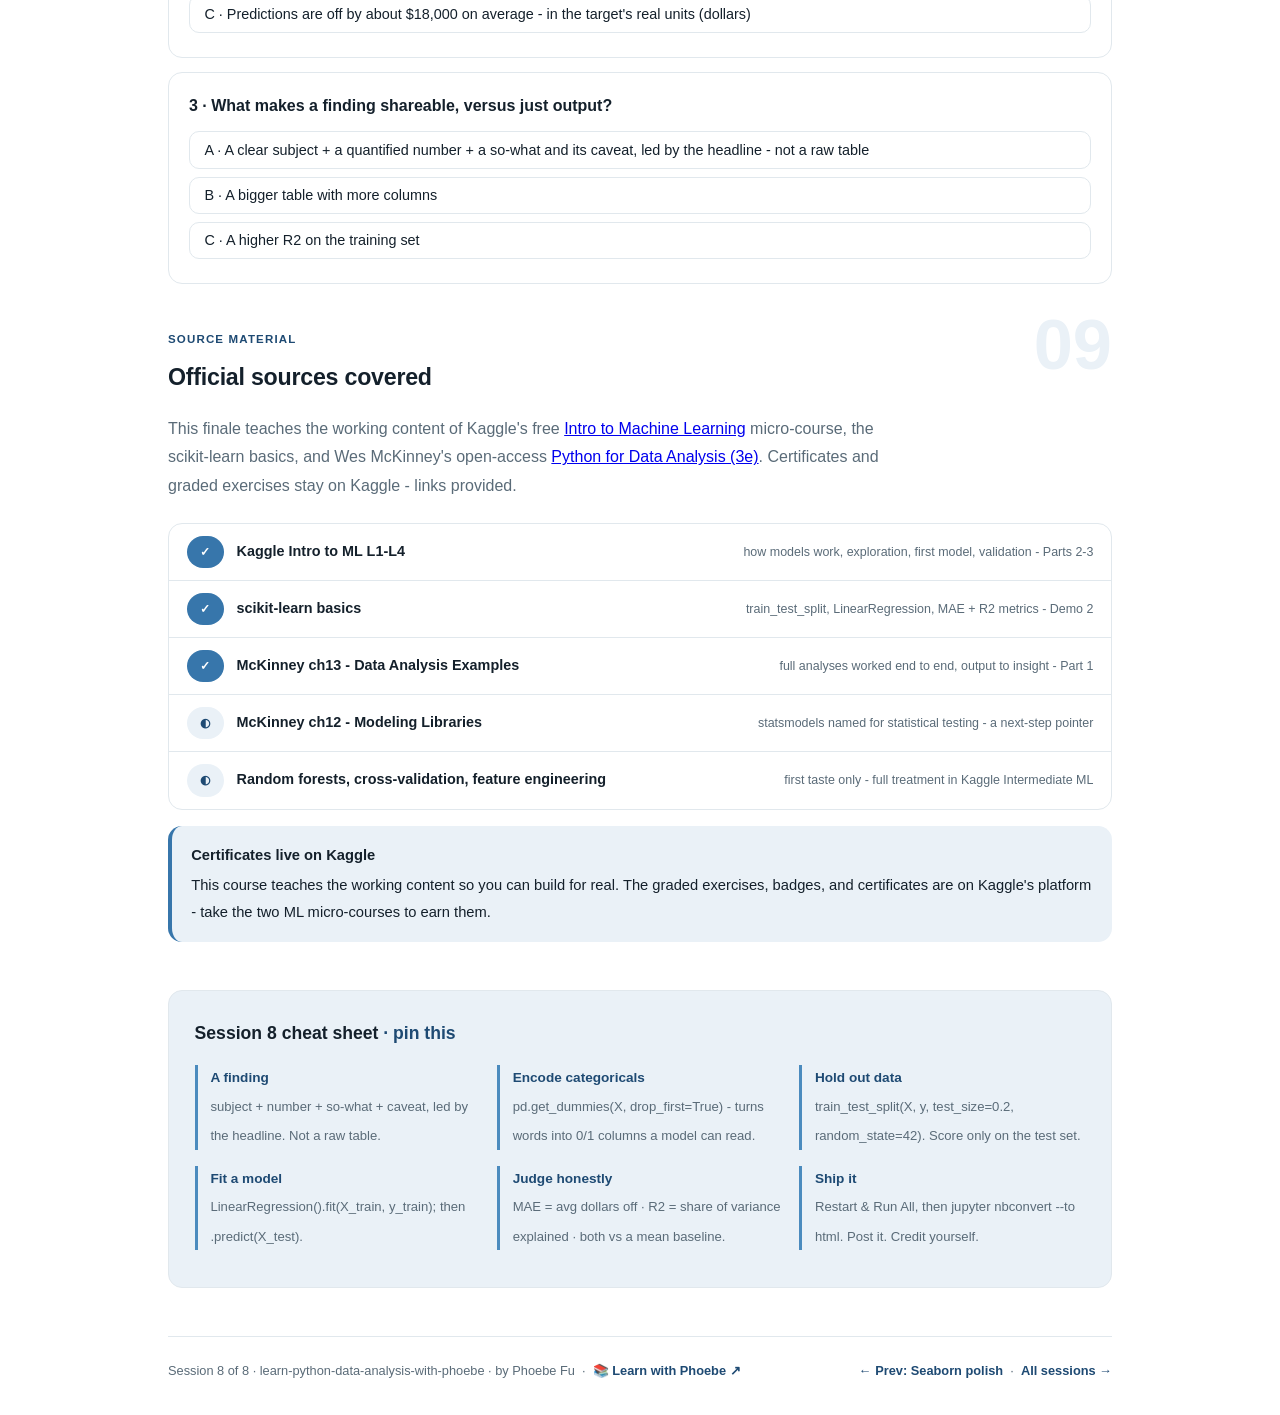
<file: courses/08-insight-to-report.html>
<!DOCTYPE html>
<html lang="en">
<head>
<meta charset="UTF-8">
<meta name="viewport" content="width=device-width, initial-scale=1.0">
<!-- social:start -->
<meta name="description" content="Seven sessions in, you can load, clean, join, group, and chart 124,000 real job postings. That&#x27;s real skill - but a notebook full of true tables is not an analysis anyone will read. The...">
<meta property="og:type" content="article">
<meta property="og:site_name" content="Learn with Phoebe">
<meta property="og:title" content="From insight to a shareable report - learn python data analysis with phoebe">
<meta property="og:description" content="Seven sessions in, you can load, clean, join, group, and chart 124,000 real job postings. That&#x27;s real skill - but a notebook full of true tables is not an analysis anyone will read. The...">
<meta property="og:url" content="https://phoebefu6.github.io/learn-python-data-analysis-with-phoebe/courses/08-insight-to-report.html">
<meta property="og:image" content="https://phoebefu6.github.io/learn-python-data-analysis-with-phoebe/assets/og-cover.png">
<meta property="og:image:width" content="1200">
<meta property="og:image:height" content="630">
<meta name="twitter:card" content="summary_large_image">
<meta name="twitter:title" content="From insight to a shareable report - learn python data analysis with phoebe">
<meta name="twitter:description" content="Seven sessions in, you can load, clean, join, group, and chart 124,000 real job postings. That&#x27;s real skill - but a notebook full of true tables is not an analysis anyone will read. The...">
<meta name="twitter:image" content="https://phoebefu6.github.io/learn-python-data-analysis-with-phoebe/assets/og-cover.png">
<!-- social:end -->
<title>Session 8 · From insight to a shareable report - learn python data analysis with phoebe</title>
<link rel="stylesheet" href="../assets/style.css?v=28">
</head>
<body>

<div class="toolbar">
  <div class="wrap">
    <span class="crumb"><a href="../index.html">learn-python-data-analysis-with-phoebe</a> / Session 8 of 8</span>
    <button class="btn" id="toggle-all" type="button">Expand all</button>
    <button class="btn primary" id="zoom-toggle" type="button">Projector zoom: off</button>
  </div>
</div>

<header class="masthead">
  <div class="wrap">
    <div class="eyebrow">Learn Python Data Analysis with Phoebe · Session 8 of 8</div>
    <h1>From insight to a <span class="accent">shareable report</span></h1>
    <p class="sub">Analysis only matters when someone else can act on it. Today you turn seven sessions of work into findings a human wants to read, add a simple model that predicts salary from role, location, and experience, and package the whole thing into a portfolio piece you'd be proud to post. This is the finale - it ties everything together.</p>
    <div class="chip-row">
      <span class="chip level">🔴 Hardest</span>
      <span class="chip audience">Builders</span>
      <span class="chip audience">Capstone</span>
      <span class="chip time">45 min live + self-study</span>
    </div>
    <div class="agenda">
      <span class="a1" style="flex:1">0-3 · Welcome</span>
      <span class="a2" style="flex:3">3-18 · Concepts</span>
      <span class="a3" style="flex:5">18-40 · Build the report</span>
      <span class="a4" style="flex:1">40-45 · Q&amp;A</span>
    </div>
  </div>
</header>

<main class="wrap">

  <!-- ============ INTRO ============ -->
  <section class="section" id="intro">
    <div class="section-kicker">
      <span class="klabel">Part 0</span>
      <h2>The last mile is the whole point</h2>
    </div>
    <p class="lede">Seven sessions in, you can load, clean, join, group, and chart 124,000 real job postings. That's real skill - but a notebook full of true tables is not an analysis anyone will read. The last mile is turning that work into <strong>findings a human wants to act on</strong>, a <strong>model that makes a testable prediction</strong>, and a <strong>package you can hand to a stranger</strong>. That last mile is where analysts become analysts people trust. Today you walk it end to end and finish with something you can put your name on.</p>
    <div class="legend">
      <span class="pill solid">Live - presented in session</span>
      <span class="pill light">Self-study - read after class</span>
      <span class="pill amber">★ Build-along demo</span>
      <span class="pill inkpill">The project: the data job market</span>
    </div>
    <div class="callout win">
      <strong>★ What you walk out with today</strong>
      A finished mini-report - five headline findings, five clean charts, and a salary model that predicts pay from role, location, and experience - reproducible top to bottom, exported to HTML, and drafted into a LinkedIn post with your name on it. The portfolio piece the whole course was building toward.
    </div>
  </section>

  <!-- ============ PART 1: NUMBERS TO FINDINGS ============ -->
  <section class="section" id="findings">
    <div class="section-kicker">
      <span class="klabel">Part 1 · covers turning output into insight (McKinney ch13)</span>
      <h2>From numbers to findings <span class="tag concept">4 min live</span></h2>
    </div>
    <p class="lede">Output is what the computer prints. A <strong>finding</strong> is what a human should do about it. The gap between the two is the single most valuable thing you'll learn today - and it's not code.</p>

    <figure class="zoomable">
      <svg viewBox="0 0 880 250" xmlns="http://www.w3.org/2000/svg" role="img" aria-label="A funnel from 124k raw rows down to five findings and one headline">
        <style>
          .fnT { font: 700 14px Inter, sans-serif; fill: #FFFFFF; }
          .fnS { font: 400 12px Inter, sans-serif; fill: #FFFFFF; opacity: .9; }
          .fnX { font: 400 12px Inter, sans-serif; fill: #5A6B78; }
          .fnN { font: 400 12px Inter, sans-serif; fill: #3A2E00; }
        </style>
        <rect x="140" y="24" width="600" height="34" rx="8" fill="#8FB8D6"/>
        <text class="fnT" x="160" y="46" style="fill:#14202B">124k raw rows</text>
        <text class="fnX" x="330" y="45" style="fill:#14202B;opacity:.85">everything, messy, unread</text>
        <rect x="200" y="66" width="480" height="34" rx="8" fill="#4B8BBE"/>
        <text class="fnT" x="220" y="88">Cleaned + typed</text>
        <text class="fnS" x="380" y="88">salaried subset, tidy titles, deduped</text>
        <rect x="260" y="108" width="360" height="34" rx="8" fill="#3776AB"/>
        <text class="fnT" x="280" y="130">Grouped</text>
        <text class="fnS" x="380" y="130">by role, level, location</text>
        <rect x="320" y="150" width="240" height="34" rx="8" fill="#1E4A73"/>
        <text class="fnT" x="340" y="172">5 findings</text>
        <text class="fnS" x="430" y="172">subject + number</text>
        <rect x="360" y="192" width="160" height="34" rx="8" fill="#E6A700"/>
        <text class="fnT" x="380" y="214" style="fill:#14202B">1 headline</text>
        <rect x="140" y="230" width="14" height="14" rx="3" fill="#E6A700"/>
        <text class="fnN" x="162" y="242">Narrow relentlessly - the report leads with the headline, not the 124k rows.</text>
      </svg>
      <figcaption>🔍 Click to zoom - the funnel: raw rows narrow to five findings and one headline that leads the report</figcaption>
    </figure>

    <details class="card" open>
      <summary><span class="mode live">Live</span>What makes a finding a finding<span class="mini">2 min</span><span class="caret">▶</span></summary>
      <div class="body">
        <p>A finding has three parts, and a wall of tables has none of them. Every headline you write today passes this test:</p>
        <ul>
          <li><strong>A subject</strong> - who or what is this about? "Senior data engineers", not "the data".</li>
          <li><strong>A number</strong> - quantified, with the sample size. "$142k median (n=1,830)", not "high pay".</li>
          <li><strong>A so-what</strong> - why should the reader care, and what's the caveat? "...but that's the 30% who disclose salary."</li>
        </ul>
        <p>Then structure the report the way people actually read: <strong>lead with the headline</strong>, one chart per point, quantify everything, and name the caveat out loud. The biggest caveat in this dataset is unavoidable - roughly 70% of postings have no salary, so every pay finding is about the <em>salaried subset</em>. Say so. Honesty is what makes the whole thing trustworthy.</p>
        <div class="callout example">
          <span class="ex-pill">Real world</span>
          <p>"Median data-analyst salary is $X (n=1,204 salaried postings)" beats a wall of groupby tables every single time. The table is your evidence; the finding is what you actually put in front of a human. On LinkedIn, the finding is the post - the table is the reply when someone asks "source?".</p>
        </div>
      </div>
    </details>

    <details class="card">
      <summary><span class="mode self">Self-study</span>The five findings, sketched<span class="mini">2 min read</span><span class="caret">▶</span></summary>
      <div class="body">
        <p>You already computed most of these across Sessions 5-7. The job now is to phrase them as findings, not describe them as outputs:</p>
        <table class="clean">
          <thead><tr><th>Raw output you have</th><th>Phrased as a finding</th></tr></thead>
          <tbody>
            <tr><td>groupby role -> median salary</td><td>"Data engineers out-earn analysts by ~35% at the median (salaried subset)"</td></tr>
            <tr><td>value_counts on location</td><td>"Three metros hold a quarter of all senior postings"</td></tr>
            <tr><td>groupby experience_level</td><td>"Each step up the level ladder adds roughly $Xk to median pay"</td></tr>
            <tr><td>skill counts (skills table)</td><td>"SQL and Python appear in over half of analyst postings"</td></tr>
            <tr><td>salary disclosure rate</td><td>"Only ~30% of postings disclose pay - the honest caveat on all of the above"</td></tr>
          </tbody>
        </table>
        <div class="callout tip">
          <strong>Pick the finding, then the chart</strong>
          Never plot everything and hunt for a story. Decide the five sentences first, then choose the one chart that proves each. A chart with no finding attached is decoration.
        </div>
      </div>
    </details>
  </section>

  <!-- ============ PART 2: FIRST MODEL ============ -->
  <section class="section" id="model">
    <div class="section-kicker">
      <span class="klabel">Part 2 · covers Kaggle Intro to ML L1-L3 + scikit-learn basics</span>
      <h2>A first predictive model <span class="tag concept">6 min live</span></h2>
    </div>
    <p class="lede">Describing is "what happened". Predicting is "given a new role, what would it pay?". You already have everything you need to build an honest first model - and the framing matters more than the algorithm.</p>

    <figure class="zoomable">
      <svg viewBox="0 0 880 220" xmlns="http://www.w3.org/2000/svg" role="img" aria-label="The model pipeline: features to train-test split to fit to predict to validate">
        <style>
          .mdT { font: 700 13px Inter, sans-serif; fill: #FFFFFF; }
          .mdX { font: 400 11.5px Inter, sans-serif; fill: #5A6B78; }
          .mdN { font: 400 12px Inter, sans-serif; fill: #3A2E00; }
          .mdA { stroke: #B8C4CE; stroke-width: 2; fill: none; marker-end: url(#mdAh); }
        </style>
        <defs>
          <marker id="mdAh" markerWidth="8" markerHeight="8" refX="6" refY="3" orient="auto">
            <path d="M0,0 L6,3 L0,6" fill="none" stroke="#B8C4CE" stroke-width="1.5"/>
          </marker>
        </defs>
        <rect x="16" y="56" width="150" height="46" rx="10" fill="#1E4A73"/>
        <text class="mdT" x="36" y="84">Features X</text>
        <rect x="196" y="56" width="150" height="46" rx="10" fill="#3776AB"/>
        <text class="mdT" x="214" y="79">Train / test</text>
        <text class="mdT" x="232" y="95">split</text>
        <rect x="376" y="56" width="150" height="46" rx="10" fill="#4B8BBE"/>
        <text class="mdT" x="416" y="84">Fit model</text>
        <rect x="556" y="56" width="150" height="46" rx="10" fill="#4B8BBE"/>
        <text class="mdT" x="588" y="84">Predict</text>
        <rect x="736" y="56" width="128" height="46" rx="10" fill="#E6A700"/>
        <text class="mdT" x="756" y="84" style="fill:#14202B">Validate</text>
        <line class="mdA" x1="166" y1="79" x2="192" y2="79"/>
        <line class="mdA" x1="346" y1="79" x2="372" y2="79"/>
        <line class="mdA" x1="526" y1="79" x2="552" y2="79"/>
        <line class="mdA" x1="706" y1="79" x2="732" y2="79"/>
        <text class="mdX" x="16" y="126">role, location,</text>
        <text class="mdX" x="16" y="142">experience</text>
        <text class="mdX" x="196" y="126">hold out 20%</text>
        <text class="mdX" x="196" y="142">it never sees</text>
        <text class="mdX" x="376" y="126">learn on the</text>
        <text class="mdX" x="376" y="142">80% training</text>
        <text class="mdX" x="556" y="126">estimate pay</text>
        <text class="mdX" x="556" y="142">on unseen rows</text>
        <text class="mdX" x="736" y="126">MAE + R2 vs</text>
        <text class="mdX" x="736" y="142">a baseline</text>
        <rect x="16" y="188" width="14" height="14" rx="3" fill="#E6A700"/>
        <text class="mdN" x="38" y="200">A model is a hypothesis you can test - fit on what it knows, judge it on what it doesn't.</text>
      </svg>
      <figcaption>🔍 Click to zoom - the pipeline: features to split to fit to predict to validate, every time</figcaption>
    </figure>

    <details class="card">
      <summary><span class="mode live">Live</span>Supervised learning, in plain words<span class="mini">3 min</span><span class="caret">▶</span></summary>
      <div class="body">
        <p>Supervised learning is just this: you have example rows where you know the answer, and you want to predict the answer for new rows. Split your table into two:</p>
        <ul>
          <li><strong>Features (X)</strong> - the inputs you'd know about a new posting: role bucket, location, experience level.</li>
          <li><strong>Target (y)</strong> - the thing you want to predict: <code>salary_year</code>, the column you built back in Session 4.</li>
        </ul>
        <p>Then you <strong>hold out</strong> some rows (the test set) that the model never sees while learning, so you can honestly ask "how would this do on a posting it's never met?". You <strong>encode</strong> the categorical columns - a model can't read the word "Senior", so <code>get_dummies</code> turns each category into 0/1 columns (one-hot encoding). Finally you <code>fit</code> a <code>LinearRegression</code>: it learns a weight per feature - roughly "how many dollars does being Senior add?".</p>
        <div class="callout example">
          <span class="ex-pill">Real world</span>
          <p>A linear model on role + location + level won't nail any single salary - real pay depends on company, negotiation, luck. But it will tell you the <em>shape</em>: which factors move pay most, and by how much. That's a genuinely useful thing to say on LinkedIn - "location adds more to pay than one level of seniority, in this dataset" is a finding a model earned.</p>
        </div>
      </div>
    </details>

    <details class="card">
      <summary><span class="mode self">Self-study</span>The honest caveats<span class="mini">2 min read</span><span class="caret">▶</span></summary>
      <div class="body">
        <p>State these out loud in the report. They're not weaknesses to hide - naming them is what separates an analyst from a hype account:</p>
        <ul>
          <li><strong>Trained on the salaried 30%.</strong> The model only knows postings that disclosed pay. Those skew larger and more formal - it may not generalize to the silent 70%.</li>
          <li><strong>Correlation, not cause.</strong> The model finds patterns, not mechanisms. "Senior adds $Xk" describes this data; it doesn't promise you a raise.</li>
          <li><strong>Linear is a simplification.</strong> Real pay isn't a straight line. A modest fit is expected and fine - Part 3 shows how to say that honestly.</li>
        </ul>
        <div class="callout tip">
          <strong>A model is a hypothesis, not a crystal ball</strong>
          The value is a testable, quantified claim - not a promise. The moment you present a model as certainty, you've stopped being trustworthy. Show the error, show the caveat, invite the pushback.
        </div>
      </div>
    </details>
  </section>

  <!-- ============ PART 3: VALIDATE + PACKAGE ============ -->
  <section class="section" id="validate">
    <div class="section-kicker">
      <span class="klabel">Part 3 · covers Kaggle Intro to ML L4 (validation) + packaging</span>
      <h2>Validate honestly, then package <span class="tag concept">5 min live</span></h2>
    </div>
    <p class="lede">A model that looks brilliant on its training data is telling you nothing - it may have just memorized. Judging it fairly, in units a human understands, then wrapping it so anyone can re-run it: that's the professional finish.</p>

    <figure class="zoomable">
      <svg viewBox="0 0 880 250" xmlns="http://www.w3.org/2000/svg" role="img" aria-label="A four-item packaging checklist: reproducible notebook, labeled charts, stated caveats, one clear headline">
        <style>
          .pkT { font: 700 13.5px Inter, sans-serif; fill: #FFFFFF; }
          .pkI { font: 600 13px Inter, sans-serif; fill: #14202B; }
          .pkX { font: 400 12px Inter, sans-serif; fill: #5A6B78; }
          .pkN { font: 400 12px Inter, sans-serif; fill: #3A2E00; }
          .pkC { font: 700 15px Inter, sans-serif; fill: #FFFFFF; }
        </style>
        <rect x="40" y="30" width="380" height="80" rx="12" fill="#1E4A73"/>
        <circle cx="78" cy="70" r="15" fill="#8FB8D6"/>
        <text class="pkC" x="72" y="75" style="fill:#14202B">1</text>
        <text class="pkT" x="106" y="65">Reproducible notebook</text>
        <text class="pkX" x="106" y="88" style="fill:#EAF1F7">Restart &amp; Run All, top to bottom, no errors</text>
        <rect x="460" y="30" width="380" height="80" rx="12" fill="#3776AB"/>
        <circle cx="498" cy="70" r="15" fill="#8FB8D6"/>
        <text class="pkC" x="492" y="75" style="fill:#14202B">2</text>
        <text class="pkT" x="526" y="65">Labeled charts</text>
        <text class="pkX" x="526" y="88" style="fill:#EAF1F7">title, axes, units, source - every one</text>
        <rect x="40" y="126" width="380" height="80" rx="12" fill="#4B8BBE"/>
        <circle cx="78" cy="166" r="15" fill="#EAF1F7"/>
        <text class="pkC" x="72" y="171" style="fill:#14202B">3</text>
        <text class="pkT" x="106" y="161">Stated caveats</text>
        <text class="pkX" x="106" y="184" style="fill:#EAF1F7">the 70% missing salary, said out loud</text>
        <rect x="460" y="126" width="380" height="80" rx="12" fill="#E6A700"/>
        <circle cx="498" cy="166" r="15" fill="#14202B"/>
        <text class="pkC" x="492" y="171">4</text>
        <text class="pkI" x="526" y="161">One clear headline</text>
        <text class="pkN" x="526" y="184">the single sentence the report leads with</text>
        <rect x="40" y="224" width="14" height="14" rx="3" fill="#E6A700"/>
        <text class="pkN" x="62" y="236">All four, or it's a notebook - not a report. Ship the four.</text>
      </svg>
      <figcaption>🔍 Click to zoom - the packaging checklist: reproducible, labeled, honest, headlined</figcaption>
    </figure>

    <details class="card">
      <summary><span class="mode live">Live</span>Never judge a model on training data<span class="mini">3 min</span><span class="caret">▶</span></summary>
      <div class="body">
        <p>This is the single most important idea in Part 3. If you score the model on the same rows it learned from, it flatters itself - it can memorize its way to a great score and fall apart on anything new. That's <strong>overfitting</strong>, and the held-out test set is how you catch it. Score only on data the model has never seen. Two numbers say it plainly:</p>
        <ul>
          <li><strong>MAE (mean absolute error)</strong> - the average dollars your prediction is off, in the target's real units. "MAE = $18k" means predictions miss by about $18,000 on average. Human-readable, no interpretation needed.</li>
          <li><strong>R2</strong> - the share of the variance in salary the model explains, from 0 to 1. R2 = 0.35 means it explains about a third of the spread; the rest is factors you didn't feed it.</li>
        </ul>
        <p>And always compare to a <strong>baseline</strong>: what if you just predicted the mean salary for everyone? If your model can't beat that dumb guess, it isn't earning its keep. Beating the baseline - even modestly - is the honest bar.</p>
        <div class="callout tip">
          <strong>A modest R2 is expected and fine</strong>
          Predicting salary from three columns will never give you R2 = 0.9, and anyone who reports that on this data made a mistake. R2 = 0.3-0.4 that beats the mean baseline is a real, honest result. Report it proudly and say what's missing.
        </div>
      </div>
    </details>

    <details class="card">
      <summary><span class="mode live">Live</span>Package it so a stranger can run it<span class="mini">2 min</span><span class="caret">▶</span></summary>
      <div class="body">
        <p>Three moves turn a working notebook into a shareable artifact:</p>
        <ul>
          <li><strong>A clean notebook, top to bottom.</strong> Restart &amp; Run All must produce every table and chart with no manual steps and no errors. If it only runs in the order you happened to click, it isn't reproducible.</li>
          <li><strong>An exported report.</strong> <code>jupyter nbconvert --to html</code> freezes the notebook into a file you can email or host - no Python required to read it. PDF works too.</li>
          <li><strong>A LinkedIn-ready summary.</strong> Hook, three findings, one chart, one honest caveat, soft CTA. No hype, no "🚨 SHOCKING". The restraint is the credibility.</li>
        </ul>
        <div class="callout example">
          <span class="ex-pill">Real world</span>
          <p>This is exactly Phoebe's KOL "ship it" move: finish the thing, credit yourself ("Analysis by [you]"), and end with a question that invites discussion rather than a demand for likes. A post that says "here's what I found, here's my caveat, what am I missing?" starts conversations - and conversations are what build a following. The finished report is the proof; the caveat is the invitation.</p>
        </div>
      </div>
    </details>
  </section>

  <!-- ============ DEMO 1 ============ -->
  <section class="section" id="demo-1">
    <div class="section-kicker">
      <span class="klabel">Demo 1 of 3</span>
      <h2>Assemble the five findings <span class="tag demo">★ 8 min · everyone writes</span></h2>
    </div>
    <div class="steps">
      <div class="step"><p>Open your saved summary frames from Sessions 5-7 (the groupby results you exported). If you saved them as CSVs, reload them; if they're in the notebook, scroll to them.</p></div>
      <div class="step"><p>For each of the five, write the finding as a one-line markdown headline using the <strong>subject + number + so-what</strong> test. Put a sample size on every pay number.</p></div>
      <div class="step"><p>Pick the single best chart for each finding from Sessions 6-7. One chart per point - if two charts say the same thing, drop one.</p></div>
      <div class="step"><p>Add the honest caveat as its own line: pay findings cover only the ~30% of postings that disclose salary.</p></div>
    </div>
    <div class="prompt-box good"><span class="label">★ Findings as markdown, above each chart</span># 5 findings - the state of the data job market (salaried subset, 2023-24)

**1. Data engineers out-earn analysts by ~35% at the median** ($142k vs $105k, n=1,830).
**2. Each step up the seniority ladder adds ~$22k** to median pay (Entry to Senior).
**3. Three metros hold ~25% of all senior postings** - location is a pay lever, not just a dot on a map.
**4. SQL and Python appear in over half of analyst postings** - the non-negotiable pair.
**5. Only ~30% of postings disclose salary** - the caveat on findings 1-3, stated up front.</div>
    <div class="callout tip">
      <strong>Write the caveat first, not last</strong>
      Put finding 5 (the disclosure rate) at the top of your report, not buried at the bottom. Leading with your biggest limitation is disarming - readers trust you more, not less, when you show the cracks before they find them.
    </div>
  </section>

  <!-- ============ DEMO 2 ============ -->
  <section class="section" id="demo-2">
    <div class="section-kicker">
      <span class="klabel">Demo 2 of 3</span>
      <h2>Build the salary model <span class="tag demo">★ 9 min · everyone models</span></h2>
    </div>
    <div class="steps">
      <div class="step"><p>Start from your cleaned, salaried frame. Keep three feature columns plus the target: <code>experience_level</code>, a top-locations column, a role bucket, and <code>salary_year</code>.</p></div>
      <div class="step"><p>One-hot encode the categoricals with <code>get_dummies</code>, then split into train and test with a pinned seed.</p></div>
    </div>
    <div class="prompt-box good"><span class="label">★ Encode + split</span>import pandas as pd

model_df = jobs_salaried[["experience_level", "location_top", "role_bucket", "salary_year"]].dropna()

# one-hot: a model can't read words, so each category becomes a 0/1 column
X = pd.get_dummies(model_df[["experience_level", "location_top", "role_bucket"]], drop_first=True)
y = model_df["salary_year"]</div>
    <div class="prompt-box good"><span class="label">★ Split, fit, predict, score - honestly</span>from sklearn.model_selection import train_test_split
from sklearn.linear_model import LinearRegression
from sklearn.metrics import mean_absolute_error, r2_score

X_train, X_test, y_train, y_test = train_test_split(X, y, test_size=0.2, random_state=42)

model = LinearRegression().fit(X_train, y_train)
preds = model.predict(X_test)      # predict on rows the model never saw

mae = mean_absolute_error(y_test, preds)
r2  = r2_score(y_test, preds)
print(f"MAE: ${mae:,.0f}   R2: {r2:.2f}")</div>
    <div class="prompt-box good"><span class="label">★ Beat the baseline - or the model isn't earning its keep</span># the dumb guess: predict the mean salary for everyone
baseline = [y_train.mean()] * len(y_test)
base_mae = mean_absolute_error(y_test, baseline)

print(f"Baseline MAE (predict the mean): ${base_mae:,.0f}")
print(f"Model MAE:                       ${mae:,.0f}")
# if model MAE &lt; baseline MAE, your features add real signal</div>
    <div class="callout example">
      <span class="ex-pill">Real world</span>
      <p>Expect a modest R2 - somewhere around 0.3 to 0.4 - and an MAE in the tens of thousands. That is not failure; that is honest. Three columns can't capture company, negotiation, or timing. The finding is "role, level, and location together explain about a third of salary spread, and beat guessing the mean by $Xk" - a claim a model earned and a caveat a professional states.</p>
    </div>
  </section>

  <!-- ============ DEMO 3 ============ -->
  <section class="section" id="demo-3">
    <div class="section-kicker">
      <span class="klabel">Demo 3 of 3</span>
      <h2>Package and ship <span class="tag demo">★ 5 min · everyone exports</span></h2>
    </div>
    <div class="steps">
      <div class="step"><p><strong>Reproducibility check:</strong> Kernel -> Restart &amp; Run All. Watch it run top to bottom with no errors and every chart re-rendering. If a cell breaks, fix the order now - a report that only runs by hand isn't a report.</p></div>
      <div class="step"><p><strong>Export</strong> the notebook to a standalone file anyone can open:</p></div>
    </div>
    <div class="prompt-box good"><span class="label">★ Freeze the notebook into a shareable file</span># run in a terminal, from your project folder:
jupyter nbconvert --to html 08-report.ipynb

# result: 08-report.html - email it, host it, no Python needed to read it
# for a PDF instead: jupyter nbconvert --to pdf 08-report.ipynb</div>
    <div class="steps">
      <div class="step"><p><strong>Draft the LinkedIn post</strong> - hook, three findings, one chart, the caveat, a soft CTA. Restraint over hype.</p></div>
    </div>
    <div class="prompt-box good"><span class="label">★ The LinkedIn post skeleton</span>I analyzed 124k LinkedIn job postings to see what the data job market pays. Three things stood out:

- Data engineers out-earn analysts by ~35% at the median.
- Each step up the seniority ladder adds ~$22k.
- Location moves pay more than one level of seniority does.

Honest caveat: only ~30% of postings disclose salary, so this is the salaried slice - not the whole market.

[one chart attached]

What surprised you here - and what would you have looked at next?

Analysis by [you] · full notebook in comments.</div>
    <div class="callout tip">
      <strong>Ship it, then credit yourself</strong>
      The post is not finished until your name is on it and it's actually posted. A perfect analysis in a private notebook helps no one and builds no reputation. Done and shared beats perfect and hidden - every time.
    </div>
  </section>

  <!-- ============ HOMEWORK ============ -->
  <section class="section" id="exercise">
    <div class="section-kicker">
      <span class="klabel">After the session · and where to go next</span>
      <h2>Finish it, post it, then keep going <span class="tag exercise">◐ ongoing</span></h2>
    </div>
    <ul>
      <li><strong>Finish YOUR report</strong> - your five findings, your five charts, your model - and <strong>actually post it</strong> to LinkedIn with your name on it. This is the capstone; the deliverable is a thing that exists in public.</li>
      <li><strong>Try a <code>RandomForestRegressor</code></strong> in place of LinearRegression (same X, y, split) and compare MAE and R2. It often beats linear on messy data - a first taste of the next level.</li>
      <li><strong>Take Kaggle's free <a href="https://www.kaggle.com/learn/intro-to-machine-learning">Intro to Machine Learning</a> and <a href="https://www.kaggle.com/learn/intermediate-machine-learning">Intermediate ML</a></strong> micro-courses for the certificate and graded reps - they go deeper on validation, random forests, and cross-validation.</li>
      <li><strong>Read McKinney <a href="https://wesmckinney.com/book/data-analysis-examples">ch13 - Data Analysis Examples</a></strong> to see full analyses worked end to end.</li>
    </ul>
    <div class="callout win">
      <strong>Where to go next - your roadmap past this course</strong>
      <ul>
        <li><strong>polars</strong> - when pandas gets slow, polars handles bigger data far faster with a similar API.</li>
        <li><strong>Statistical testing</strong> - move from "looks different" to "significantly different" (statsmodels, scipy.stats).</li>
        <li><strong>Dashboards</strong> - turn a report into an interactive app with Streamlit so people can explore, not just read.</li>
        <li><strong>The sibling course</strong> - <a href="https://phoebefu6.github.io/learn-sql-with-phoebe/">learn-sql-with-phoebe</a> for pulling data straight from the warehouse before it ever hits pandas.</li>
      </ul>
    </div>
  </section>

  <!-- ============ QUIZ ============ -->
  <section class="section" id="quiz">
    <div class="section-kicker">
      <span class="klabel">Check yourself</span>
      <h2>Three questions before you graduate 🎯 <span class="tag exercise">◐ 90 seconds</span></h2>
    </div>
    <div class="quiz-q" data-answer="1">
      <p class="qtext">1 · Why split the data into separate train and test sets?</p>
      <button class="qopt" type="button">A · To make the model train faster on fewer rows</button>
      <button class="qopt" type="button">B · To measure how the model does on data it has NOT seen - scoring on training data flatters the model and hides overfitting</button>
      <button class="qopt" type="button">C · Because scikit-learn refuses to run without it</button>
      <p class="qwhy">A model can memorize its training rows and look brilliant, then fall apart on anything new. The held-out test set is the only honest scoreboard.</p>
    </div>
    <div class="quiz-q" data-answer="2">
      <p class="qtext">2 · Your model reports an MAE of $18k. What does that mean?</p>
      <button class="qopt" type="button">A · The model is 18% accurate</button>
      <button class="qopt" type="button">B · 18,000 rows were used for testing</button>
      <button class="qopt" type="button">C · Predictions are off by about $18,000 on average - in the target's real units (dollars)</button>
      <p class="qwhy">MAE is the mean absolute error in the target's own units. Dollars in, dollars out - no interpretation needed, which is why it's the friendliest metric to report.</p>
    </div>
    <div class="quiz-q" data-answer="0">
      <p class="qtext">3 · What makes a finding shareable, versus just output?</p>
      <button class="qopt" type="button">A · A clear subject + a quantified number + a so-what and its caveat, led by the headline - not a raw table</button>
      <button class="qopt" type="button">B · A bigger table with more columns</button>
      <button class="qopt" type="button">C · A higher R2 on the training set</button>
      <p class="qwhy">Output is what the computer prints; a finding is what a human should do about it. Subject, number, so-what, caveat - led by the headline. That's the whole last mile.</p>
    </div>
    <p class="quiz-score"></p>
  </section>

  <!-- ============ OFFICIAL SOURCES ============ -->
  <section class="section" id="official">
    <div class="section-kicker">
      <span class="klabel">Source material</span>
      <h2>Official sources covered</h2>
    </div>
    <p class="lede">This finale teaches the working content of Kaggle's free <a href="https://www.kaggle.com/learn/intro-to-machine-learning">Intro to Machine Learning</a> micro-course, the scikit-learn basics, and Wes McKinney's open-access <a href="https://wesmckinney.com/book/">Python for Data Analysis (3e)</a>. Certificates and graded exercises stay on Kaggle - links provided.</p>
    <div class="covered">
      <div class="covered-row"><span class="status pill solid">✓</span><span class="name">Kaggle Intro to ML L1-L4</span><span class="note">how models work, exploration, first model, validation - Parts 2-3</span></div>
      <div class="covered-row"><span class="status pill solid">✓</span><span class="name">scikit-learn basics</span><span class="note">train_test_split, LinearRegression, MAE + R2 metrics - Demo 2</span></div>
      <div class="covered-row"><span class="status pill solid">✓</span><span class="name">McKinney ch13 - Data Analysis Examples</span><span class="note">full analyses worked end to end, output to insight - Part 1</span></div>
      <div class="covered-row"><span class="status pill light">◐</span><span class="name">McKinney ch12 - Modeling Libraries</span><span class="note">statsmodels named for statistical testing - a next-step pointer</span></div>
      <div class="covered-row"><span class="status pill light">◐</span><span class="name">Random forests, cross-validation, feature engineering</span><span class="note">first taste only - full treatment in Kaggle Intermediate ML</span></div>
    </div>
    <div class="callout tip">
      <strong>Certificates live on Kaggle</strong>
      This course teaches the working content so you can build for real. The graded exercises, badges, and certificates are on Kaggle's platform - take the two ML micro-courses to earn them.
    </div>
  </section>

  <!-- ============ CHEAT SHEET ============ -->
  <section class="cheat" id="cheatsheet">
    <h3>Session 8 cheat sheet <span>· pin this</span></h3>
    <div class="grid-2">
      <div class="cheat-item"><b>A finding</b><span>subject + number + so-what + caveat, led by the headline. Not a raw table.</span></div>
      <div class="cheat-item"><b>Encode categoricals</b><span>pd.get_dummies(X, drop_first=True) - turns words into 0/1 columns a model can read.</span></div>
      <div class="cheat-item"><b>Hold out data</b><span>train_test_split(X, y, test_size=0.2, random_state=42). Score only on the test set.</span></div>
      <div class="cheat-item"><b>Fit a model</b><span>LinearRegression().fit(X_train, y_train); then .predict(X_test).</span></div>
      <div class="cheat-item"><b>Judge honestly</b><span>MAE = avg dollars off · R2 = share of variance explained · both vs a mean baseline.</span></div>
      <div class="cheat-item"><b>Ship it</b><span>Restart &amp; Run All, then jupyter nbconvert --to html. Post it. Credit yourself.</span></div>
    </div>
  </section>

  <footer class="pagefoot">
    <span>Session 8 of 8 · learn-python-data-analysis-with-phoebe · by Phoebe Fu &nbsp;·&nbsp; 📚 <a href="https://phoebefu6.github.io/learn-with-phoebe/">Learn with Phoebe ↗</a></span>
    <span><a href="07-seaborn-polish.html">← Prev: Seaborn polish</a> &nbsp;·&nbsp; <a href="../index.html">All sessions →</a></span>
  </footer>

</main>

<script src="../assets/app.js?v=26"></script>
</body>
</html>
</file>
<file: assets/style.css>
/* learn-claude-with-phoebe - editorial bold design system
   Accent: indigo #3776AB · Ink: #14202B · Flagship: amber #E6A700 */

:root {
  --indigo-text: #336E9F;
  --indigo: #3776AB;
  --indigo-deep: #1E4A73;
  --indigo-mid: #4B8BBE;
  --indigo-soft: #8FB8D6;
  --indigo-50: #EAF1F7;
  --ink: #14202B;
  --muted: #5A6B78;
  --faint: #B8C4CE;
  --hairline: #E1E8ED;
  --amber: #E6A700;
  --amber-ink: #3A2E00;
  --amber-50: #FFF8E1;
  --paper: #FFFFFF;
  --code-bg: #EAF1F7;
  --code-ink: #14202B;
  --radius: 14px;
}

* { margin: 0; padding: 0; box-sizing: border-box; }

html { font-size: 16px; scroll-behavior: smooth; }
html.zoom-125 { font-size: 20px; }
html.zoom-150 { font-size: 24px; }

body {
  font-family: "Inter", -apple-system, BlinkMacSystemFont, "Segoe UI", Roboto, sans-serif;
  background: var(--paper);
  color: var(--ink);
  line-height: 1.85;
  font-feature-settings: "tnum";
}

.wrap { max-width: 62rem; margin: 0 auto; padding: 0 1.5rem; }

/* ---------- header band ---------- */
.masthead {
  background: var(--indigo);
  color: #fff;
  padding: 2.5rem 0 2.25rem;
}
.masthead .eyebrow {
  font-size: .75rem;
  letter-spacing: .18em;
  text-transform: uppercase;
  opacity: 1;
  font-weight: 600;
}
.masthead h1 {
  font-size: 2.1rem;
  line-height: 1.15;
  font-weight: 800;
  margin: .5rem 0 .75rem;
  letter-spacing: -.02em;
}
.masthead h1 .accent { color: inherit; }
.masthead .sub { font-size: 1.05rem; opacity: 1; max-width: 44rem; }

.chip-row { display: flex; flex-wrap: wrap; gap: .5rem; margin-top: 1.1rem; }
.chip {
  display: inline-flex;
  align-items: center;
  gap: .35rem;
  border-radius: 999px;
  padding: .25rem .8rem;
  font-size: .78rem;
  font-weight: 600;
  white-space: nowrap;
}
.chip.level { background: #fff; color: var(--indigo); }
.chip.audience { background: rgba(255,255,255,.08); color: #fff; border: 1px solid rgba(255,255,255,.35); }
.chip.time { background: var(--ink); color: #fff; font-variant-numeric: tabular-nums; }

/* ---------- agenda bar ---------- */
.agenda {
  display: flex;
  border-radius: 999px;
  overflow: hidden;
  margin: 1.4rem 0 0;
  font-size: .72rem;
  font-weight: 600;
  text-align: center;
  color: #fff;
}
.agenda span { padding: .45rem .3rem; white-space: nowrap; overflow: hidden; text-overflow: ellipsis; }
.agenda .a1 { background: var(--indigo-deep); }
.agenda .a2 { background: var(--indigo-mid); color: var(--ink); }
.agenda .a3 { background: var(--amber); color: var(--amber-ink); }
.agenda .a4 { background: var(--indigo-soft); color: var(--ink); }

/* ---------- toolbar ---------- */
.toolbar {
  position: sticky;
  top: 0;
  z-index: 40;
  background: rgba(255,255,255,.94);
  backdrop-filter: blur(6px);
  border-bottom: 1px solid var(--hairline);
  padding: .55rem 0;
}
.toolbar .wrap { display: flex; align-items: center; gap: .5rem; flex-wrap: nowrap; }
.toolbar .crumb { font-size: .8rem; color: var(--muted); font-weight: 600; margin-right: auto; min-width: 0; white-space: nowrap; overflow: hidden; text-overflow: ellipsis; }
.toolbar .btn { white-space: nowrap; flex: none; padding: .38rem .8rem; font-size: .78rem; line-height: 1.2; }
.toolbar .crumb a { color: var(--indigo); text-decoration: none; }
.btn {
  border: 1px solid var(--hairline);
  background: #fff;
  color: var(--ink);
  border-radius: 999px;
  padding: .35rem .9rem;
  font-size: .78rem;
  font-weight: 600;
  cursor: pointer;
  font-family: inherit;
  transition: all .15s ease;
}
.btn:hover { border-color: var(--indigo); color: var(--indigo); }
.btn.primary { background: var(--indigo); border-color: var(--indigo); color: #fff; }
.btn.primary:hover { background: var(--indigo-deep); }

/* ---------- sections ---------- */
main { padding: 2.5rem 0 4rem; }

.section { margin-bottom: 2.8rem; }
.section-kicker { margin-bottom: 1rem; }
.section-kicker .klabel {
  display: block;
  font-size: .72rem;
  text-transform: uppercase;
  letter-spacing: .1em;
  color: var(--indigo);
  font-weight: 700;
  margin-bottom: .35rem;
}
.section-kicker h2 {
  font-size: 1.45rem;
  font-weight: 800;
  letter-spacing: -.01em;
  display: flex;
  align-items: center;
  gap: .7rem;
  flex-wrap: wrap;
}
.section-kicker .tag {
  border-radius: 999px;
  padding: .18rem .7rem;
  font-size: .7rem;
  font-weight: 700;
  text-transform: uppercase;
  letter-spacing: .08em;
}
.tag.concept { background: var(--indigo-50); color: var(--indigo-text); }
.tag.demo { background: var(--amber-50); color: var(--amber-ink); }
.tag.exercise { background: var(--ink); color: #fff; }

.lede { color: var(--muted); max-width: 46rem; margin-bottom: 1.4rem; line-height: 1.8; }

/* live vs self-study markers on cards */
.mode {
  font-size: .64rem;
  font-weight: 700;
  text-transform: uppercase;
  letter-spacing: .07em;
  padding: .14rem .6rem;
  border-radius: 999px;
  flex: none;
}
.mode.live { background: var(--indigo); color: #fff; }
.mode.self { background: #fff; color: var(--muted); border: 1px solid var(--hairline); }

/* ---------- accordions ---------- */
details.card {
  border: 1px solid var(--hairline);
  border-radius: var(--radius);
  margin-bottom: .8rem;
  overflow: hidden;
  background: #fff;
}
details.card[open] { border-color: var(--indigo-soft); box-shadow: 0 8px 28px rgba(55,118,171,.08); }
details.card summary {
  list-style: none;
  cursor: pointer;
  padding: 1rem 1.25rem;
  display: flex;
  align-items: center;
  gap: .75rem;
  font-weight: 700;
  font-size: 1.02rem;
  user-select: none;
}
details.card summary::-webkit-details-marker { display: none; }
details.card summary .dot {
  width: .6rem; height: .6rem;
  border-radius: 999px;
  background: var(--indigo);
  flex: none;
}
details.card summary .mini { margin-left: auto; font-size: .72rem; color: var(--muted); font-weight: 600; white-space: nowrap; }
details.card summary .caret { transition: transform .2s ease; color: var(--indigo); font-size: .8rem; }
details.card[open] summary .caret { transform: rotate(90deg); }
details.card .body { padding: 0 1.25rem 1.4rem; border-top: 1px solid var(--hairline); padding-top: 1.15rem; }
details.card .body p { margin-bottom: 1.05rem; max-width: 48rem; }
details.card .body p:last-child { margin-bottom: 0; }
details.card .body ul, details.card .body ol { margin: 0 0 1.1rem 1.2rem; max-width: 47rem; }
details.card .body li { margin-bottom: .65rem; }
details.card .body h4 { font-size: .95rem; font-weight: 700; margin: 1.1rem 0 .45rem; }
details.card .body h4:first-child { margin-top: 0; }

/* ---------- pills & legends ---------- */
.legend { display: flex; flex-wrap: wrap; gap: .5rem; margin: 0 0 1.2rem; }
.pill {
  display: inline-flex;
  align-items: center;
  gap: .4rem;
  border-radius: 999px;
  padding: .28rem .85rem;
  font-size: .78rem;
  font-weight: 600;
}
.pill.solid { background: var(--indigo); color: #fff; }
.pill.light { background: var(--indigo-50); color: var(--indigo-text); }
.pill.inkpill { background: var(--ink); color: #fff; }
.pill.amber, .pill.peach { background: var(--amber); color: var(--amber-ink); }
.pill.bare { color: var(--muted); }

/* ---------- 4D grid ---------- */
.grid-2 { display: grid; grid-template-columns: repeat(auto-fit, minmax(15rem, 1fr)); gap: .8rem; margin: .5rem 0 1rem; }
.d-card {
  border: 1px solid var(--hairline);
  border-left: 4px solid var(--indigo);
  border-radius: 10px;
  padding: 1rem 1.1rem;
}
.d-card h4 { font-size: .95rem; margin-bottom: .3rem; }
.d-card h4 .lead-letter { color: var(--indigo); }
.d-card p { font-size: .86rem; color: var(--muted); margin: 0; }

/* ---------- tables ---------- */
table.clean { width: 100%; border-collapse: collapse; font-size: .9rem; margin: .4rem 0 1rem; }
table.clean th {
  text-align: left;
  font-size: .72rem;
  text-transform: uppercase;
  letter-spacing: .08em;
  color: var(--muted);
  padding: .5rem .6rem;
  border-bottom: 2px solid var(--ink);
}
table.clean td { padding: .7rem .6rem; border-bottom: .5px solid var(--hairline); vertical-align: top; line-height: 1.7; }
table.clean td:first-child { font-weight: 600; }

/* ---------- prompt boxes ---------- */
.prompt-box{
  position: relative;
  background: #EAF1F7;
  border: 1px solid #E1E8ED;
  color: #14202B;
  border-radius: var(--radius);
  padding: 1.1rem 1.2rem;
  margin: 1rem 0 1.2rem;
  font-family: "SF Mono", ui-monospace, Menlo, Consolas, monospace;
  font-size: .84rem;
  line-height: 1.65;
  white-space: pre-wrap;
  word-break: break-word;
}
.prompt-box .label{
  position: absolute;
  top: -0.7rem;
  left: 1rem;
  background: #3776AB;
  color: #FFFFFF;
  font-family: "Inter", -apple-system, sans-serif;
  font-size: .68rem;
  font-weight: 700;
  letter-spacing: .06em;
  text-transform: uppercase;
  border-radius: 999px;
  padding: .15rem .7rem;
}
.prompt-box.bad .label { background: var(--faint); color: var(--ink); }
.prompt-box.good .label { background: var(--amber); color: var(--amber-ink); }
.copy-btn{
  position: absolute;
  top: .7rem;
  right: .7rem;
  background: #FFFFFF;
  border: 1px solid #E1E8ED;
  color: #14202B;
  border-radius: 999px;
  padding: .25rem .8rem;
  font-size: .72rem;
  font-weight: 600;
  cursor: pointer;
  font-family: "Inter", -apple-system, sans-serif;
  transition: background .15s ease;
}
.copy-btn:hover { background: #E1E8ED; }
.copy-btn.copied { background: var(--amber); border-color: var(--amber); color: var(--amber-ink); }

/* ---------- demo steps ---------- */
.steps { counter-reset: step; margin: .6rem 0 1rem; }
.step {
  display: grid;
  grid-template-columns: max-content minmax(0, 1fr);
  column-gap: .9rem;
  row-gap: .2rem;
  padding: .85rem 0;
  border-bottom: .5px solid var(--hairline);
}
.step > * { grid-column: 2; min-width: 0; }
.step > .prompt-box { margin: .8rem 0 .4rem; }
.step:last-child { border-bottom: none; }
.step::before {
  counter-increment: step;
  content: counter(step);
  flex: none;
  width: 1.7rem; height: 1.7rem;
  border-radius: 999px;
  background: var(--indigo-50);
  color: var(--indigo-text);
  font-weight: 700;
  font-size: .85rem;
  display: inline-flex;
  align-items: center;
  justify-content: center;
  margin-top: .1rem;
}
.step p { margin: 0; }

/* ---------- callouts ---------- */
.callout {
  border-radius: var(--radius);
  padding: 1rem 1.2rem;
  margin: 1rem 0;
  font-size: .92rem;
}
.callout.tip { background: var(--indigo-50); border-left: 4px solid var(--indigo); }
.callout.win { background: var(--amber-50); border-left: 4px solid var(--amber); }
.callout strong:first-child { display: block; margin-bottom: .2rem; }

.callout.example {
  background: #FFFFFF;
  border: 1px solid var(--hairline);
  border-left: 4px solid var(--amber);
  font-size: .9rem;
}
.callout.example .ex-pill {
  display: inline-block;
  background: var(--amber);
  color: var(--amber-ink);
  border-radius: 999px;
  padding: .15rem .7rem;
  font-size: .68rem;
  font-weight: 700;
  text-transform: uppercase;
  letter-spacing: .06em;
  margin-bottom: .5rem;
}
.callout.example p { margin: 0 0 .75rem; max-width: 47rem; }
.callout.example p:last-child { margin-bottom: 0; }
.callout.example ul { margin: 0 0 0 1.1rem; max-width: 46rem; }
.callout.example li { margin-bottom: .6rem; }
.callout.example li:last-child { margin-bottom: 0; }

/* ---------- zoomable figures ---------- */
figure.zoomable {
  border: 1px solid var(--hairline);
  border-radius: var(--radius);
  padding: 1.2rem;
  margin: 1rem 0 1.4rem;
  cursor: zoom-in;
  transition: box-shadow .15s ease;
  background: #fff;
}
figure.zoomable:hover { box-shadow: 0 8px 28px rgba(55,118,171,.12); }
figure.zoomable svg, figure.zoomable img { width: 100%; height: auto; display: block; }
figure.zoomable figcaption {
  margin-top: .6rem;
  font-size: .76rem;
  color: var(--muted);
  font-weight: 600;
  display: flex;
  align-items: center;
  gap: .4rem;
}

.lightbox{
  position: fixed;
  inset: 0;
  z-index: 100;
  background: rgba(255,255,255,.97);
  display: none;
  align-items: center;
  justify-content: center;
  padding: 3vh 3vw;
  cursor: zoom-out;
}
.lightbox.open { display: flex; }
.lightbox .inner{
  background: #fff;
  border: 1px solid #E1E8ED;
  box-shadow: 0 10px 40px rgba(20,32,43,.14);
  border-radius: var(--radius);
  padding: 2rem;
  max-width: 94vw;
  max-height: 92vh;
  overflow: auto;
}
.lightbox .inner svg, .lightbox .inner img { width: min(88vw, 70rem); height: auto; }
.lightbox .close-hint{
  position: fixed;
  top: 1rem; right: 1.4rem;
  color: #14202B;
  font-size: .8rem;
  font-weight: 600;
}

/* ---------- courses covered ---------- */
.covered { border: 1px solid var(--hairline); border-radius: var(--radius); overflow: hidden; }
.covered-row {
  display: flex;
  align-items: baseline;
  gap: .8rem;
  padding: .75rem 1.1rem;
  border-bottom: .5px solid var(--hairline);
  font-size: .9rem;
}
.covered-row:last-child { border-bottom: none; }
.covered-row .status { flex: none; }
.covered-row .name { font-weight: 600; }
.covered-row .note { margin-left: auto; color: var(--muted); font-size: .78rem; text-align: right; }

/* ---------- cheat sheet footer ---------- */
.cheat{
  background: #EAF1F7;
  border: 1px solid #E1E8ED;
  color: #14202B;
  border-radius: var(--radius);
  padding: 1.6rem 1.6rem 1.3rem;
  margin-top: 3rem;
}
.cheat h3 { font-size: 1.1rem; margin-bottom: 1rem; }
.cheat h3 span { color: #1E4A73; }
.cheat .grid-2 { gap: 1rem; }
.cheat .cheat-item { border-left: 3px solid var(--indigo-mid); padding-left: .8rem; }
.cheat .cheat-item b { display: block; font-size: .85rem; color: #1E4A73; }
.cheat .cheat-item span { font-size: .82rem; color: #5A6B78; }

footer.pagefoot {
  border-top: 1px solid var(--hairline);
  margin-top: 3rem;
  padding: 1.4rem 0 2.5rem;
  font-size: .8rem;
  color: var(--muted);
  display: flex;
  justify-content: space-between;
  flex-wrap: wrap;
  gap: .8rem;
}
footer.pagefoot a { color: var(--indigo); text-decoration: none; font-weight: 600; }

/* ---------- wayfinding: reading progress + section dots + part numbers ---------- */

#progress-bar {
  position: fixed;
  top: 0; left: 0;
  height: 3px;
  width: 0;
  background: linear-gradient(90deg, var(--indigo), var(--amber));
  z-index: 90;
}

.pagenav {
  position: fixed;
  right: 1.1rem;
  top: 50%;
  transform: translateY(-50%);
  z-index: 50;
  display: flex;
  flex-direction: column;
  gap: .55rem;
}
.pagenav a {
  width: .68rem; height: .68rem;
  border-radius: 999px;
  background: #fff;
  border: 2px solid var(--faint);
  display: block;
  position: relative;
  transition: all .15s ease;
}
.pagenav a:hover { border-color: var(--indigo); transform: scale(1.3); }
.pagenav a.active { background: var(--indigo); border-color: var(--indigo); }
.pagenav a .nlabel {
  position: absolute;
  right: 1.4rem;
  top: 50%;
  transform: translateY(-50%);
  background: var(--ink);
  color: #fff;
  font-size: .7rem;
  font-weight: 600;
  padding: .22rem .65rem;
  border-radius: 6px;
  white-space: nowrap;
  opacity: 0;
  pointer-events: none;
  transition: opacity .15s ease;
}
.pagenav a:hover .nlabel { opacity: 1; }
@media (max-width: 74rem) { .pagenav { display: none; } }

main { counter-reset: partnum -1; }
.section .section-kicker { position: relative; }
.section .section-kicker::before {
  counter-increment: partnum;
  content: counter(partnum, decimal-leading-zero);
  position: absolute;
  right: 0;
  top: -1.2rem;
  font-size: 4.4rem;
  font-weight: 800;
  color: var(--indigo-50);
  line-height: 1;
  font-variant-numeric: tabular-nums;
  pointer-events: none;
  z-index: 0;
}
.section .section-kicker > * { position: relative; z-index: 1; }

details.card summary { transition: background .15s ease; }
details.card summary:hover { background: #F5F9FC; }

/* ---------- journey strip: you are here in the series ---------- */
.journey {
  display: flex;
  align-items: center;
  gap: .45rem;
  margin-top: 1.1rem;
  flex-wrap: wrap;
}
.journey .jlabel { font-size: .7rem; font-weight: 700; text-transform: uppercase; letter-spacing: .09em; opacity: 1; margin-right: .3rem; }
.journey a {
  width: 1.7rem; height: 1.7rem;
  border-radius: 999px;
  display: inline-flex;
  align-items: center;
  justify-content: center;
  font-size: .8rem;
  font-weight: 700;
  text-decoration: none;
  color: #fff;
  border: 1.5px solid rgba(255,255,255,.45);
  transition: all .15s ease;
  font-variant-numeric: tabular-nums;
}
.journey a:hover { border-color: #fff; transform: scale(1.12); }
.journey a.here { background: #fff; color: var(--indigo); border-color: #fff; }
.journey a.dd-chip { width: auto; border-radius: 999px; padding: 0 .7rem; font-size: .72rem; }

/* ---------- check-yourself quiz ---------- */
.quiz-q {
  border: 1px solid var(--hairline);
  border-radius: var(--radius);
  padding: 1.1rem 1.25rem 1rem;
  margin-bottom: .9rem;
  background: #fff;
}
.quiz-q .qtext { font-weight: 700; margin-bottom: .7rem; }
.quiz-q .qopt {
  display: block;
  width: 100%;
  text-align: left;
  background: #fff;
  border: 1px solid var(--hairline);
  border-radius: 10px;
  padding: .6rem .9rem;
  margin-bottom: .5rem;
  font-size: .9rem;
  font-family: inherit;
  color: var(--ink);
  cursor: pointer;
  transition: all .15s ease;
}
.quiz-q .qopt:hover { border-color: var(--indigo); background: var(--indigo-50); }
.quiz-q .qopt.correct { background: var(--indigo); border-color: var(--indigo); color: #fff; font-weight: 600; }
.quiz-q .qopt.correct::after { content: "  ✓"; }
.quiz-q .qopt.wrong { background: #FEF2F2; border-color: #FCA5A5; color: #991B1B; animation: qshake .3s ease; }
.quiz-q .qopt.wrong::after { content: "  not this one, try again"; font-size: .78rem; }
.quiz-q .qopt:disabled { cursor: default; }
.quiz-q .qwhy {
  display: none;
  background: var(--amber-50);
  border-left: 4px solid var(--amber);
  border-radius: 8px;
  padding: .6rem .9rem;
  font-size: .86rem;
  margin-top: .3rem;
}
.quiz-q.answered .qwhy { display: block; }
@keyframes qshake {
  0%, 100% { transform: translateX(0); }
  25% { transform: translateX(-5px); }
  75% { transform: translateX(5px); }
}
.quiz-score { font-weight: 700; color: var(--indigo); margin-top: .4rem; }

@media (prefers-reduced-motion: reduce) {
  .quiz-q .qopt.wrong { animation: none; }
  .journey a:hover { transform: none; }
}

/* ---------- micro-interactions (react-bits inspired, vanilla) ---------- */

/* BlurText: staggered word reveal on the masthead headline */
.masthead h1 .bw {
  display: inline-block;
  opacity: 0;
  filter: blur(8px);
  transform: translateY(.35em);
  animation: bw-in .7s cubic-bezier(.22,.9,.35,1) forwards;
  animation-delay: var(--bw-delay, 0s);
}
@keyframes bw-in {
  to { opacity: 1; filter: blur(0); transform: translateY(0); }
}

/* SpotlightCard: cursor-following highlight on accordion cards */
details.card { position: relative; }
details.card::after {
  content: "";
  position: absolute;
  inset: 0;
  pointer-events: none;
  opacity: 0;
  transition: opacity .3s ease;
  background: radial-gradient(320px circle at var(--mx, 50%) var(--my, 50%), rgba(55,118,171,.09), transparent 65%);
}
details.card:hover::after { opacity: 1; }

/* ScrollReveal: sections rise in as they enter the viewport */
.js-reveal .section {
  opacity: 0;
  transform: translateY(16px);
  transition: opacity .6s ease, transform .6s cubic-bezier(.22,.9,.35,1);
}
.js-reveal .section.revealed { opacity: 1; transform: none; }

@media (prefers-reduced-motion: reduce) {
  .masthead h1 .bw { animation: none; opacity: 1; filter: none; transform: none; }
  details.card::after { display: none; }
  .js-reveal .section { opacity: 1; transform: none; transition: none; }
}

@media (max-width: 40rem) {
  .masthead h1 { font-size: 1.6rem; }
  .agenda span { font-size: .6rem; }
  .toolbar .crumb { display: none; }
}

@media print {
  .toolbar, .copy-btn { display: none; }
  details.card { border: 1px solid #ccc; }
}

/* === LWP-PATCH v2 === */
/* palette-agnostic aliases: 75 repos use --indigo/--amber, 1 uses --pine/--clay */
:root {
  --pv-accent: var(--indigo, var(--pine, #334155));
  --pv-flag: var(--amber, var(--clay, #B45309));
  --pv-flag-50: var(--amber-50, var(--clay-50, #FEF3E2));
}

/* ============================================================
   v2 - readable on a phone + reading modes
   Layout only. No palette tokens are changed.
   ============================================================ */

/* --- skip link --- */
.skip-link {
  position: absolute; left: -9999px; top: 0; z-index: 200;
  background: var(--pv-accent); color: #fff;
  padding: .7rem 1.1rem; border-radius: 0 0 var(--radius) 0;
  font-weight: 700; font-size: .85rem; text-decoration: none;
}
.skip-link:focus { left: 0; }

/* --- visible keyboard focus everywhere --- */
:focus-visible {
  outline: 3px solid var(--pv-flag);
  outline-offset: 2px;
  border-radius: 4px;
}

/* --- diagrams: hold authored width, scroll instead of shrinking --- */
.figscroll { overflow-x: auto; -webkit-overflow-scrolling: touch; overscroll-behavior-x: contain; }
.figscroll::-webkit-scrollbar { height: 6px; }
.figscroll::-webkit-scrollbar-thumb { background: var(--faint); border-radius: 3px; }

/* --- tables: scroll container + sticky row label --- */
.tablescroll { overflow-x: auto; -webkit-overflow-scrolling: touch; border-radius: var(--radius); }

/* --- section contents counter --- */
.sec-meta {
  display: block; margin-top: .3rem;
  font-size: .72rem; font-weight: 700; letter-spacing: .06em;
  text-transform: uppercase; color: var(--muted);
  font-variant-numeric: tabular-nums;
}

/* --- study-mode switch --- */
.btn.mode-on { background: var(--pv-flag); border-color: var(--pv-flag); color: #fff; }

/* --- deep-linked card gets a moment of emphasis --- */
details.card.linked { border-color: var(--pv-flag); box-shadow: 0 0 0 3px var(--pv-flag-50); }

@media (max-width: 820px) {
  /* labels keep the size they were drawn at; the figure scrolls */
  figure.zoomable svg { min-width: 820px; }
  .figscroll .mm-svg, .mindmap svg { min-width: 840px; }

  table.clean { min-width: 620px; }
  table.clean th:first-child,
  table.clean td:first-child {
    position: sticky; left: 0; background: #fff;
    box-shadow: 1px 0 0 var(--hairline);
  }

  pre, .prompt-box { overflow-x: auto; }

  /* 44px tap targets */
  details.card summary { min-height: 44px; }
  .qopt { min-height: 44px; display: flex; align-items: center; padding: .7rem .9rem; }
  .toolbar .btn, .pagefoot a { min-height: 44px; display: inline-flex; align-items: center; justify-content: center; }
  .toolbar .crumb, .toolbar #zoom-toggle { display: none; }
  .toolbar .btn { flex: 1 1 0; padding: .3rem .4rem; font-size: .72rem; }
  table.clean { display: block; overflow-x: auto; -webkit-overflow-scrolling: touch; }
}

@media (max-width: 640px) {
  /* long inline code tokens and nowrap chips are the two things that still
     forced the page sideways below 640px: let them break rather than push
     the layout. Inside the media query only - desktop is untouched. */
  :not(pre) > code, .prompt-box span, code span,
  p span, li span, td span { overflow-wrap: anywhere; word-break: break-word; }
  .chip, .syn-chip, .pill, .mode, .tag { white-space: normal; max-width: 100%; }

  /* the agenda bar truncated its own labels into nonsense - stack it */
  .agenda { flex-direction: column; align-items: stretch; gap: .3rem; }
  .agenda span { font-size: .74rem; text-align: left; padding: .4rem .7rem; flex: none !important; }
  .chip-row, .legend { flex-wrap: wrap; }
  .journey { flex-wrap: wrap; row-gap: .45rem; }
}

/* --- print: a session should print as a complete handout --- */
@media print {
  .pagenav, #progress-bar, .skip-link, .journey, .lightbox { display: none !important; }
  details.card > .body { display: block !important; }
  details.card, figure, table.clean, .callout { break-inside: avoid; page-break-inside: avoid; }
  figure.zoomable svg { min-width: 0; max-width: 100%; }
  .figscroll, .tablescroll { overflow: visible; }
  a[href^="http"]::after { content: " (" attr(href) ")"; font-size: .72rem; color: #555; }
}

/* swipe hint: own line, only when the diagram really does scroll */
figure.zoomable.can-scroll figcaption { flex-wrap: wrap; }
figure.zoomable.can-scroll figcaption::after {
  content: "swipe the diagram \2192";
  flex: 0 0 100%;
  margin-top: .2rem;
  font-size: .72rem;
  font-weight: 700;
  letter-spacing: .04em;
  color: var(--pv-flag);
}
/* === /LWP-PATCH === */

/* layout-patch-3: phone-width overflow (2026-10-10) */
.sql-bar { flex-wrap: wrap; }
@media (max-width: 480px) {
  .covered-row { flex-wrap: wrap; }
  .covered-row .note { margin-left: 0; text-align: left; flex-basis: 100%; }
  details.card summary { flex-wrap: wrap; }
  details.card summary .mini { white-space: normal; }
  .wk, .sqlbox, .prompt-box, pre { max-width: 100%; overflow-x: auto; }
  .mono, code, strong, .note { overflow-wrap: anywhere; }
  select, input[type=range], label { max-width: 100%; }
  canvas, svg, img { max-width: 100%; height: auto; }
  .tree-kids, .tree-node-wrap, .tree-node, .rb-night, .al-row, .gd-field, .tl-row, .sl-row { max-width: 100%; overflow-x: auto; }
  .tl-cols, .sl-cols, .bb-cols, .ev-cols, [class$="-cols"] { grid-template-columns: 1fr !important; display: grid; }
  .tl-cols > *, .sl-cols > *, [class$="-cols"] > * { min-width: 0; max-width: 100%; }
  .mono { white-space: normal; }
  .er-w, .bb-lab, .tl-lev, .sl-lev { max-width: 100%; white-space: normal; }
}
/* contrast-patch-2b */
.cheat a { color: var(--indigo-deep, var(--ink)); }
.chip.audience { background: transparent; border-color: rgba(255,255,255,.55); }
.masthead a, .masthead .sub a { color: #fff; text-decoration: underline; text-underline-offset: 2px; }
.prompt-box b, .prompt-box strong { color: var(--indigo-deep, var(--ink)); }
.prompt-box span, .prompt-box em, .prompt-box i { color: inherit; }
.pp-stamp i { color: var(--ink); }
/* contrast-patch-2 */
.klabel, .section-kicker .klabel, details.card summary .caret, .crumb a, .toolbar .crumb a, .pagenav a, .pagefoot a, footer.pagefoot a, .pagefoot p a, .cnum, .course-card .cnum, .pill.light, .covered-row .status.light, .paths a, .tag.concept, .chip.level, .quiz-score, .mmd-launch, .mode.self, .legend .pill.light { color: var(--indigo-deep); }
.chip.audience { background: transparent; border-color: rgba(255,255,255,.55); }
.journey a { background: var(--indigo-deep); border-color: rgba(255,255,255,.6); }
.skip-link { background: var(--indigo-deep); }

/* Prompt-box label sits inside the box (2026-10-12). Hanging it 0.7rem above the edge let any
   overflow:auto parent cut it in half; in normal flow nothing can clip it. The right margin
   keeps it clear of the Copy button; long labels wrap instead of running under it. */
.prompt-box > .label{ position: static; display: table; margin: 0 5.2rem .55rem 0; white-space: normal; line-height: 1.45; }
</file>
